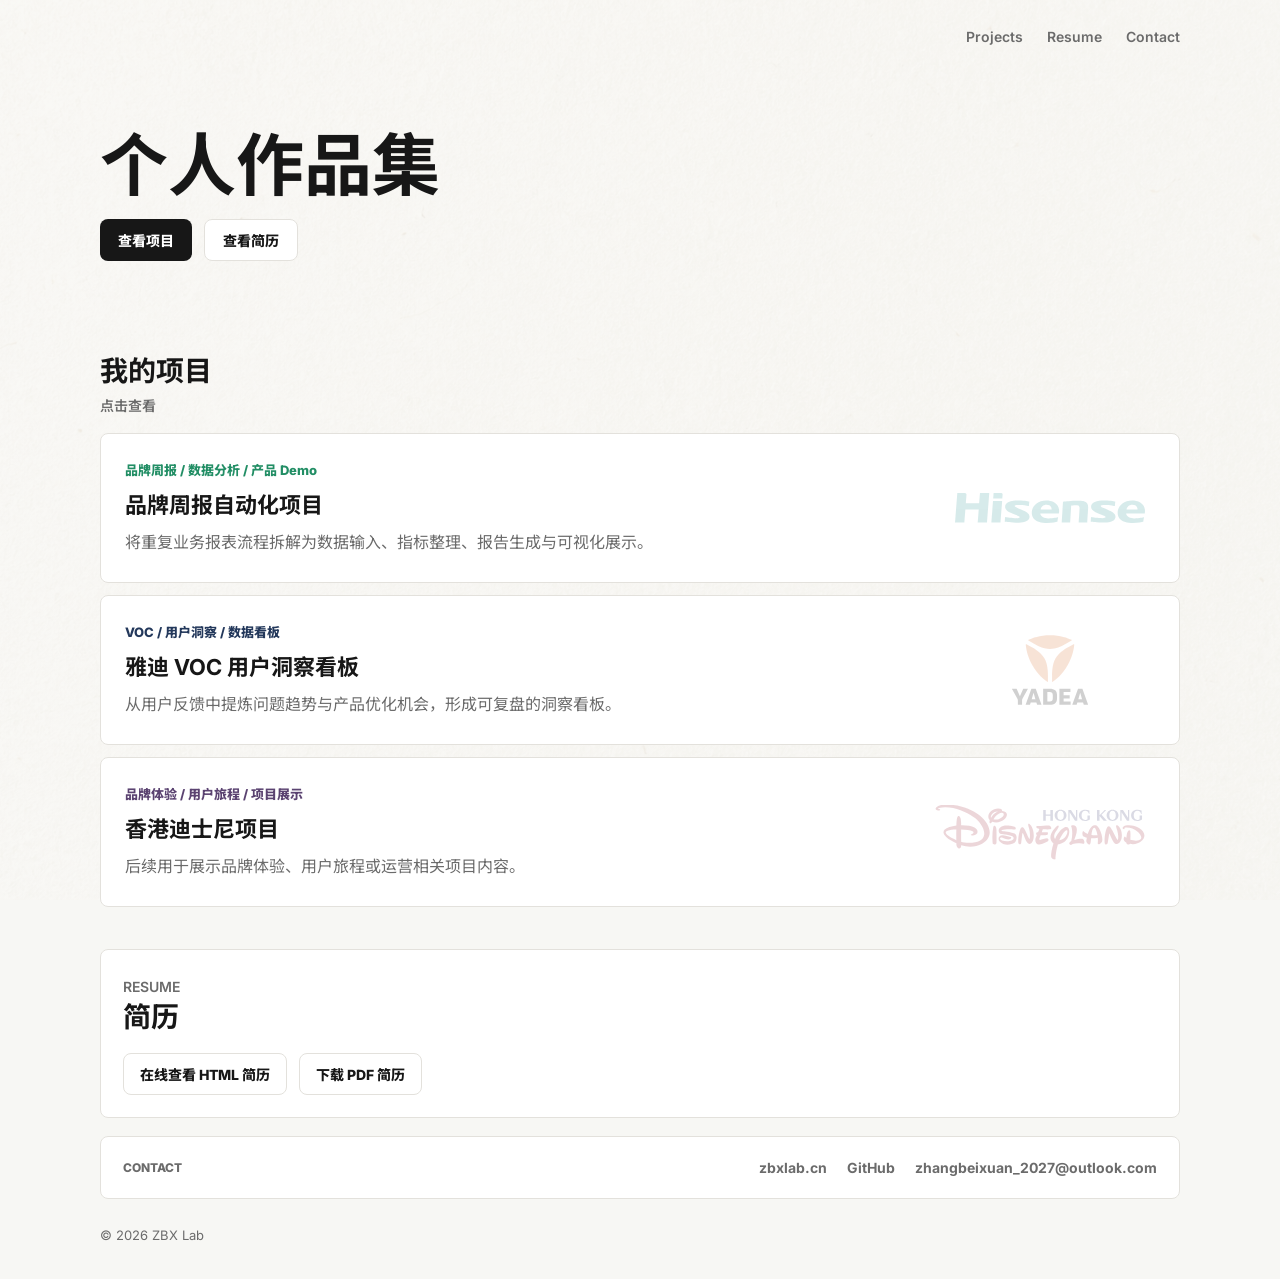
<file: index.html>
<!doctype html>
<html lang="zh-CN">
  <head>
    <meta charset="UTF-8" />
    <meta name="viewport" content="width=device-width, initial-scale=1.0" />
    <meta
      name="description"
      content="ZBX Lab 是一个展示产品设计、数据分析与 AI 工具实践的个人作品集网站。"
    />
    <title>ZBX Lab | 个人作品集</title>
    <link rel="preconnect" href="https://fonts.googleapis.com" />
    <link rel="preconnect" href="https://fonts.gstatic.com" crossorigin />
    <link
      href="https://fonts.googleapis.com/css2?family=Inter:wght@400;500;600;700;800&family=Noto+Sans+SC:wght@400;500;700;800&display=swap"
      rel="stylesheet"
    />
    <link rel="icon" href="assets/favicon.svg" type="image/svg+xml" />
    <link rel="stylesheet" href="css/styles.css" />
  </head>
  <body>
    <header class="site-header">
      <nav class="nav-links" aria-label="主导航">
        <a href="#projects">Projects</a>
        <a href="resume/index.html">Resume</a>
        <a href="#contact">Contact</a>
      </nav>
    </header>

    <main id="top">
      <section class="hero">
        <div class="hero-copy">
          <h1>个人作品集</h1>
          <div class="hero-actions">
            <a class="primary-button" href="#projects">查看项目</a>
            <a class="secondary-button" href="resume/index.html">查看简历</a>
          </div>
        </div>
      </section>

      <section class="projects" id="projects">
        <div class="section-title">
          <h2>我的项目</h2>
          <p>点击查看</p>
        </div>

        <div class="project-list">
          <a class="project-item project-hisense" href="cases/hisense.html" aria-label="查看品牌周报自动化项目">
            <img class="project-logo" src="assets/logos/hisense.svg" alt="" aria-hidden="true" />
            <div>
              <p class="project-type">品牌周报 / 数据分析 / 产品 Demo</p>
              <h3>品牌周报自动化项目</h3>
              <p>将重复业务报表流程拆解为数据输入、指标整理、报告生成与可视化展示。</p>
            </div>
          </a>

          <a class="project-item project-yadi" href="cases/yadea-voc.html" aria-label="查看雅迪 VOC 用户洞察看板">
            <img class="project-logo yadea-logo" src="assets/logos/yadea.svg" alt="" aria-hidden="true" />
            <div>
              <p class="project-type">VOC / 用户洞察 / 数据看板</p>
              <h3>雅迪 VOC 用户洞察看板</h3>
              <p>从用户反馈中提炼问题趋势与产品优化机会，形成可复盘的洞察看板。</p>
            </div>
          </a>

          <a class="project-item project-disney" href="cases/disney.html" aria-label="查看香港迪士尼项目">
            <img class="project-logo disney-logo" src="assets/logos/hong-kong-disneyland.svg" alt="" aria-hidden="true" />
            <div>
              <p class="project-type">品牌体验 / 用户旅程 / 项目展示</p>
              <h3>香港迪士尼项目</h3>
              <p>后续用于展示品牌体验、用户旅程或运营相关项目内容。</p>
            </div>
          </a>
        </div>
      </section>

      <section class="skills" aria-label="能力方向">
        <div class="section-title" id="resume">
          <p class="eyebrow">Resume</p>
          <h2>简历</h2>
        </div>
        <div class="resume-actions">
          <a href="resume/index.html">在线查看 HTML 简历</a>
          <a href="assets/resume/zhang-beixuan-resume.pdf" download>下载 PDF 简历</a>
        </div>
      </section>

      <section class="contact" id="contact">
        <p class="eyebrow">Contact</p>
        <div>
          <a href="https://www.zbxlab.cn">zbxlab.cn</a>
          <a href="https://github.com/Zbx200508/zbxlab" target="_blank" rel="noreferrer">GitHub</a>
          <a href="mailto:zhangbeixuan_2027@outlook.com">zhangbeixuan_2027@outlook.com</a>
        </div>
      </section>
    </main>

    <footer class="site-footer">
      <p>© 2026 ZBX Lab</p>
    </footer>
  </body>
</html>
</file>
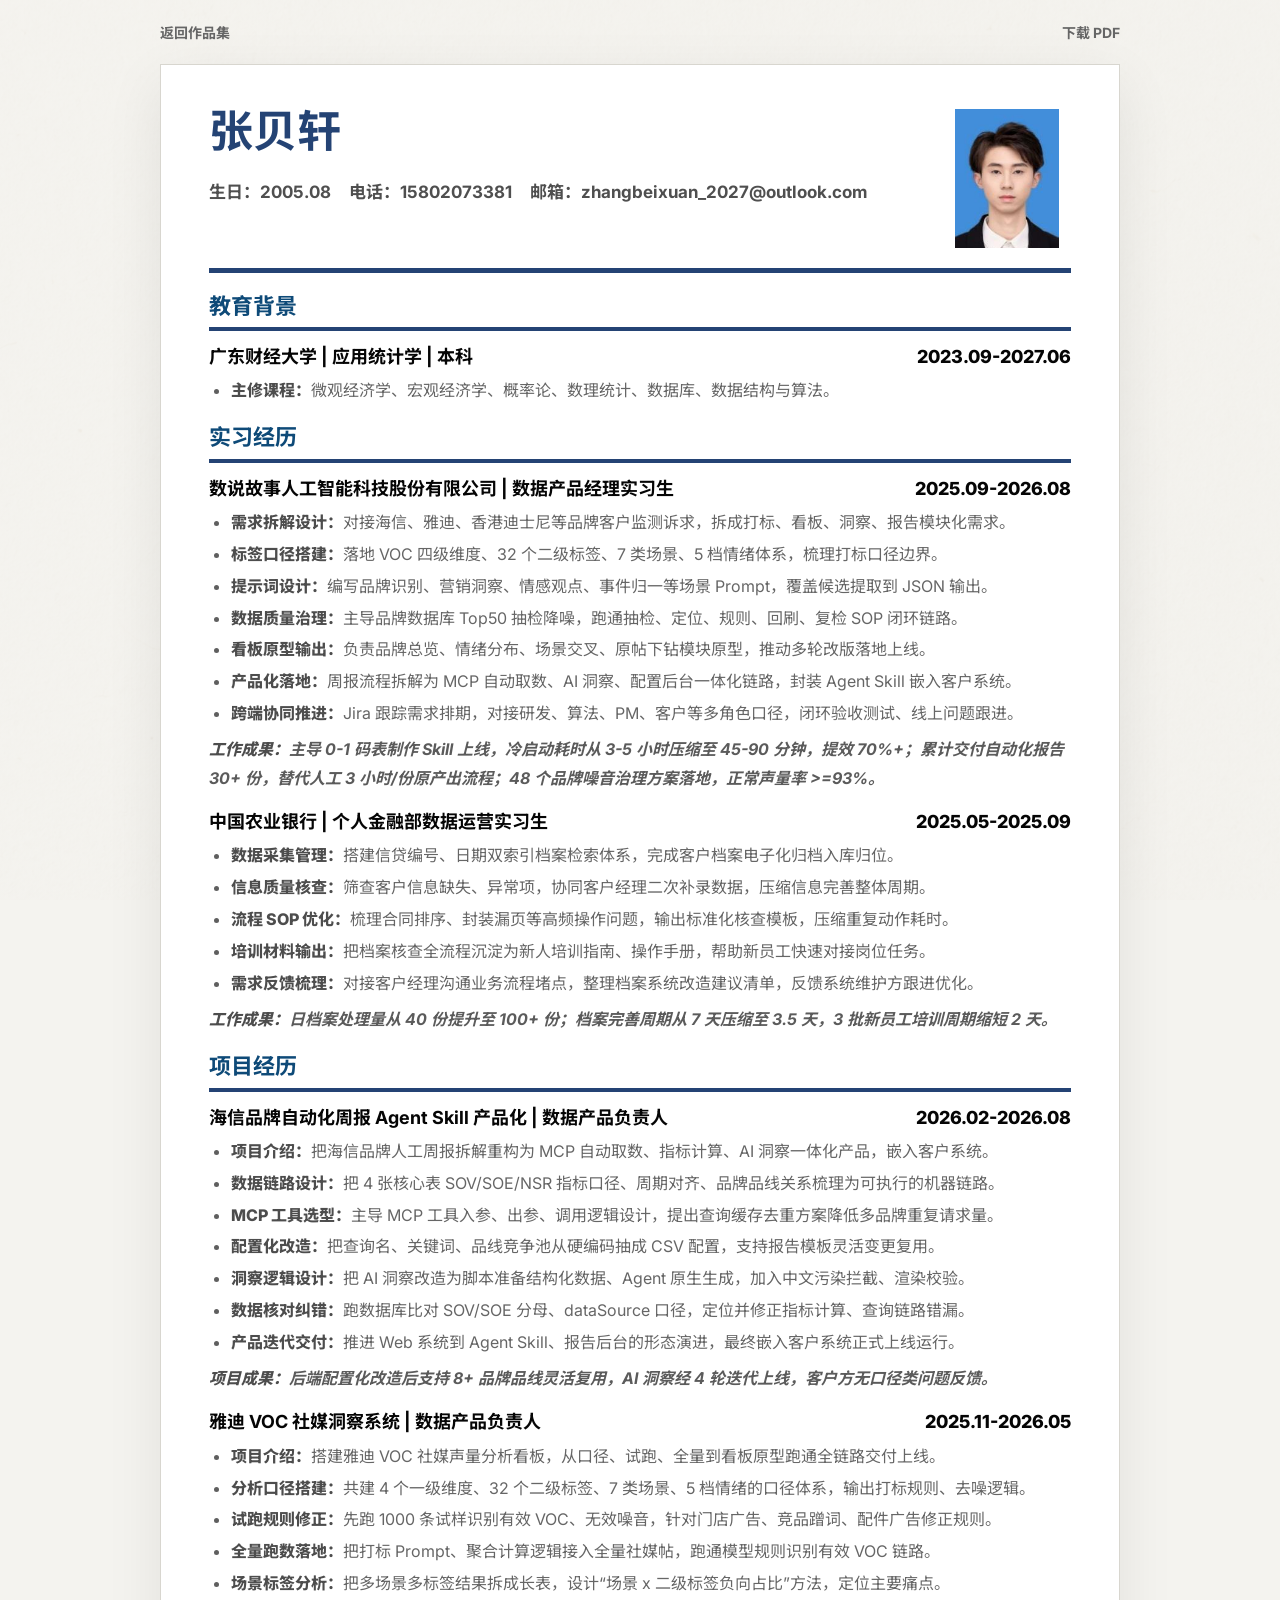
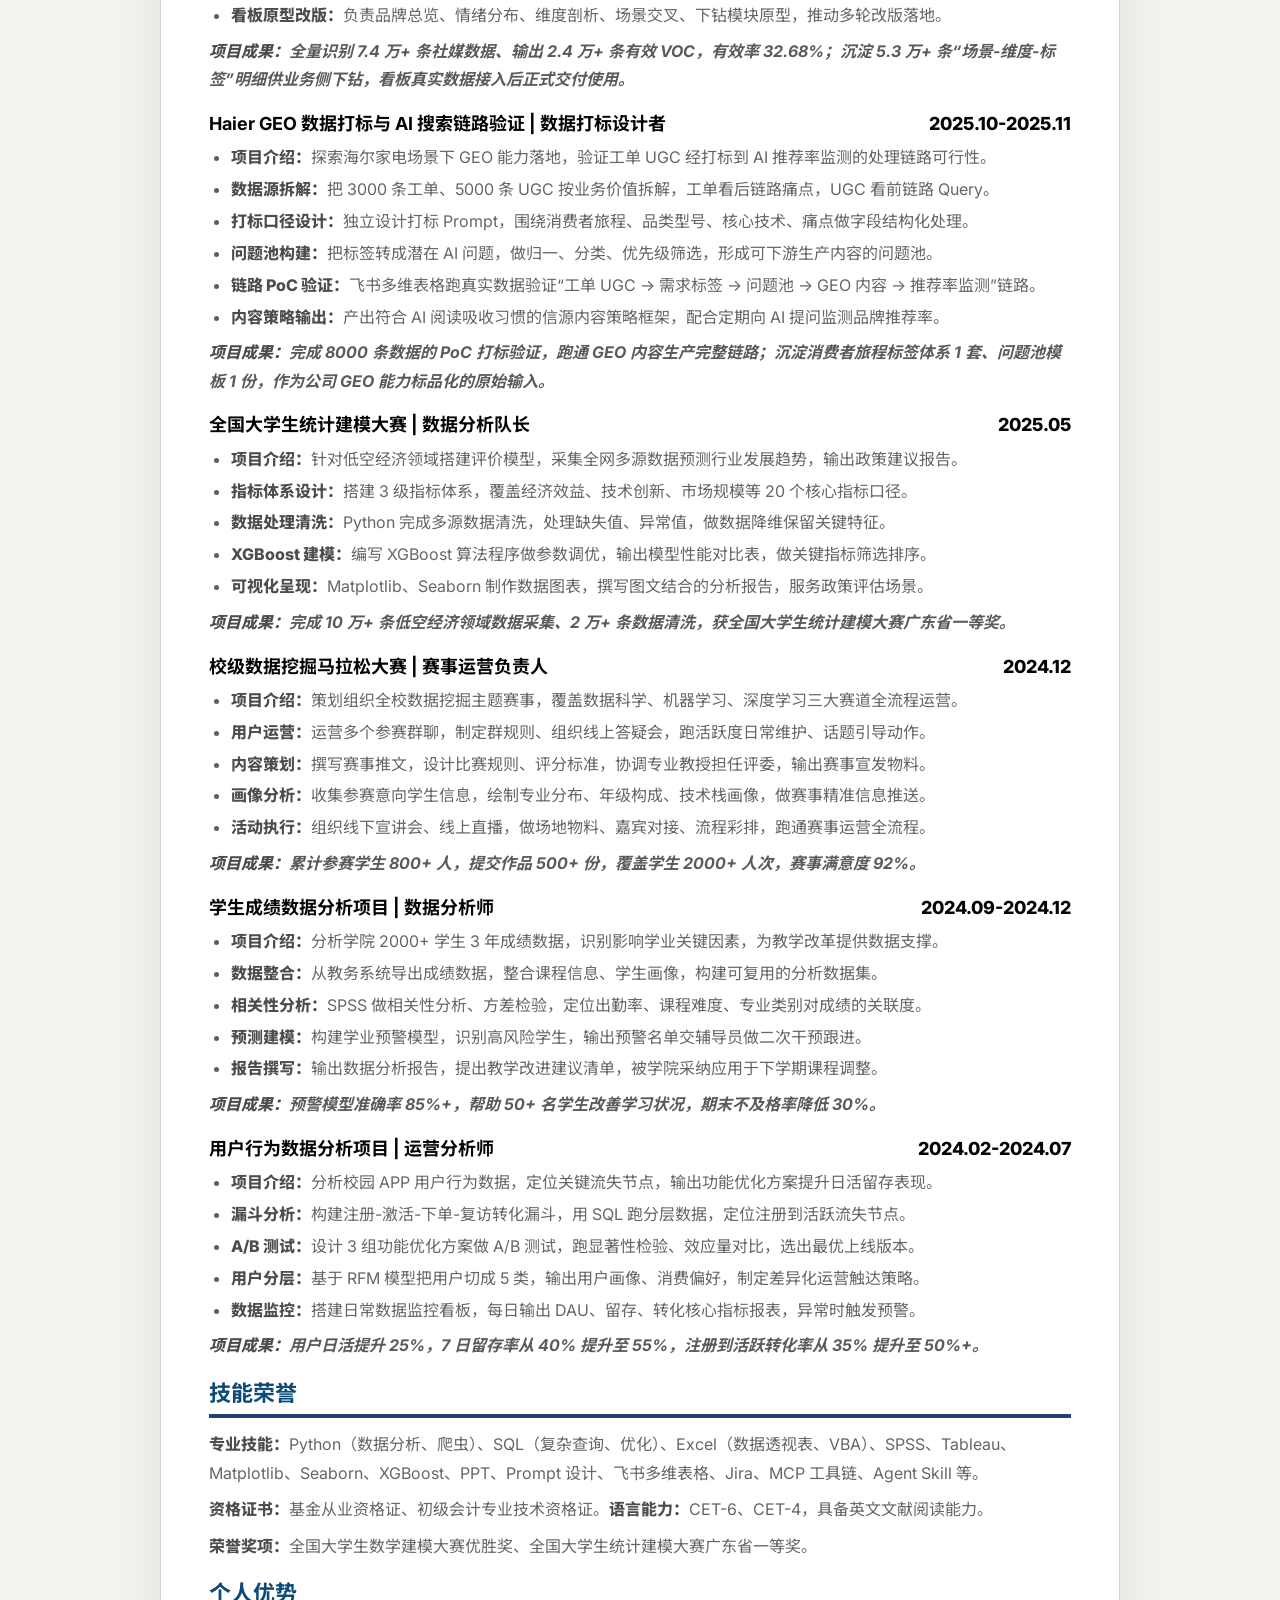
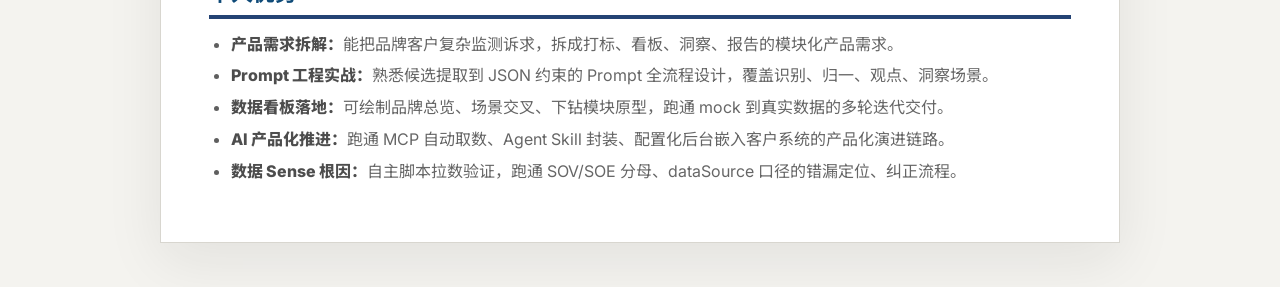
<file: resume/index.html>
<!doctype html>
<html lang="zh-CN">
  <head>
    <meta charset="UTF-8" />
    <meta name="viewport" content="width=device-width, initial-scale=1.0" />
    <meta name="description" content="张贝轩在线简历。" />
    <title>张贝轩 | 在线简历</title>
    <link rel="preconnect" href="https://fonts.googleapis.com" />
    <link rel="preconnect" href="https://fonts.gstatic.com" crossorigin />
    <link
      href="https://fonts.googleapis.com/css2?family=Inter:wght@400;500;600;700;800&family=Noto+Sans+SC:wght@400;500;700;800&display=swap"
      rel="stylesheet"
    />
    <link rel="icon" href="../assets/favicon.svg" type="image/svg+xml" />
    <link rel="stylesheet" href="../css/resume.css" />
  </head>
  <body>
    <header class="resume-toolbar">
      <a href="../index.html">返回作品集</a>
      <a href="../assets/resume/zhang-beixuan-resume.pdf" download>下载 PDF</a>
    </header>

    <main class="resume-page">
      <section class="resume-head">
        <div>
          <h1>张贝轩</h1>
          <p class="contact-line">
            <span>生日：2005.08</span>
            <span>电话：<a href="tel:15802073381">15802073381</a></span>
            <span>邮箱：<a href="mailto:zhangbeixuan_2027@outlook.com">zhangbeixuan_2027@outlook.com</a></span>
          </p>
        </div>
        <img src="../assets/resume/portrait.jpg" alt="张贝轩证件照" />
      </section>

      <section class="resume-section">
        <h2>教育背景</h2>
        <article class="resume-item">
          <div class="item-title">
            <h3>广东财经大学 | 应用统计学 | 本科</h3>
            <span>2023.09-2027.06</span>
          </div>
          <ul>
            <li><strong>主修课程：</strong>微观经济学、宏观经济学、概率论、数理统计、数据库、数据结构与算法。</li>
          </ul>
        </article>
      </section>

      <section class="resume-section">
        <h2>实习经历</h2>
        <article class="resume-item">
          <div class="item-title">
            <h3>数说故事人工智能科技股份有限公司 | 数据产品经理实习生</h3>
            <span>2025.09-2026.08</span>
          </div>
          <ul>
            <li><strong>需求拆解设计：</strong>对接海信、雅迪、香港迪士尼等品牌客户监测诉求，拆成打标、看板、洞察、报告模块化需求。</li>
            <li><strong>标签口径搭建：</strong>落地 VOC 四级维度、32 个二级标签、7 类场景、5 档情绪体系，梳理打标口径边界。</li>
            <li><strong>提示词设计：</strong>编写品牌识别、营销洞察、情感观点、事件归一等场景 Prompt，覆盖候选提取到 JSON 输出。</li>
            <li><strong>数据质量治理：</strong>主导品牌数据库 Top50 抽检降噪，跑通抽检、定位、规则、回刷、复检 SOP 闭环链路。</li>
            <li><strong>看板原型输出：</strong>负责品牌总览、情绪分布、场景交叉、原帖下钻模块原型，推动多轮改版落地上线。</li>
            <li><strong>产品化落地：</strong>周报流程拆解为 MCP 自动取数、AI 洞察、配置后台一体化链路，封装 Agent Skill 嵌入客户系统。</li>
            <li><strong>跨端协同推进：</strong>Jira 跟踪需求排期，对接研发、算法、PM、客户等多角色口径，闭环验收测试、线上问题跟进。</li>
          </ul>
          <p class="result"><strong>工作成果：</strong>主导 0-1 码表制作 Skill 上线，冷启动耗时从 3-5 小时压缩至 45-90 分钟，提效 70%+；累计交付自动化报告 30+ 份，替代人工 3 小时/份原产出流程；48 个品牌噪音治理方案落地，正常声量率 >=93%。</p>
        </article>

        <article class="resume-item">
          <div class="item-title">
            <h3>中国农业银行 | 个人金融部数据运营实习生</h3>
            <span>2025.05-2025.09</span>
          </div>
          <ul>
            <li><strong>数据采集管理：</strong>搭建信贷编号、日期双索引档案检索体系，完成客户档案电子化归档入库归位。</li>
            <li><strong>信息质量核查：</strong>筛查客户信息缺失、异常项，协同客户经理二次补录数据，压缩信息完善整体周期。</li>
            <li><strong>流程 SOP 优化：</strong>梳理合同排序、封装漏页等高频操作问题，输出标准化核查模板，压缩重复动作耗时。</li>
            <li><strong>培训材料输出：</strong>把档案核查全流程沉淀为新人培训指南、操作手册，帮助新员工快速对接岗位任务。</li>
            <li><strong>需求反馈梳理：</strong>对接客户经理沟通业务流程堵点，整理档案系统改造建议清单，反馈系统维护方跟进优化。</li>
          </ul>
          <p class="result"><strong>工作成果：</strong>日档案处理量从 40 份提升至 100+ 份；档案完善周期从 7 天压缩至 3.5 天，3 批新员工培训周期缩短 2 天。</p>
        </article>
      </section>

      <section class="resume-section">
        <h2>项目经历</h2>
        <article class="resume-item">
          <div class="item-title">
            <h3>海信品牌自动化周报 Agent Skill 产品化 | 数据产品负责人</h3>
            <span>2026.02-2026.08</span>
          </div>
          <ul>
            <li><strong>项目介绍：</strong>把海信品牌人工周报拆解重构为 MCP 自动取数、指标计算、AI 洞察一体化产品，嵌入客户系统。</li>
            <li><strong>数据链路设计：</strong>把 4 张核心表 SOV/SOE/NSR 指标口径、周期对齐、品牌品线关系梳理为可执行的机器链路。</li>
            <li><strong>MCP 工具选型：</strong>主导 MCP 工具入参、出参、调用逻辑设计，提出查询缓存去重方案降低多品牌重复请求量。</li>
            <li><strong>配置化改造：</strong>把查询名、关键词、品线竞争池从硬编码抽成 CSV 配置，支持报告模板灵活变更复用。</li>
            <li><strong>洞察逻辑设计：</strong>把 AI 洞察改造为脚本准备结构化数据、Agent 原生生成，加入中文污染拦截、渲染校验。</li>
            <li><strong>数据核对纠错：</strong>跑数据库比对 SOV/SOE 分母、dataSource 口径，定位并修正指标计算、查询链路错漏。</li>
            <li><strong>产品迭代交付：</strong>推进 Web 系统到 Agent Skill、报告后台的形态演进，最终嵌入客户系统正式上线运行。</li>
          </ul>
          <p class="result"><strong>项目成果：</strong>后端配置化改造后支持 8+ 品牌品线灵活复用，AI 洞察经 4 轮迭代上线，客户方无口径类问题反馈。</p>
        </article>

        <article class="resume-item">
          <div class="item-title">
            <h3>雅迪 VOC 社媒洞察系统 | 数据产品负责人</h3>
            <span>2025.11-2026.05</span>
          </div>
          <ul>
            <li><strong>项目介绍：</strong>搭建雅迪 VOC 社媒声量分析看板，从口径、试跑、全量到看板原型跑通全链路交付上线。</li>
            <li><strong>分析口径搭建：</strong>共建 4 个一级维度、32 个二级标签、7 类场景、5 档情绪的口径体系，输出打标规则、去噪逻辑。</li>
            <li><strong>试跑规则修正：</strong>先跑 1000 条试样识别有效 VOC、无效噪音，针对门店广告、竞品蹭词、配件广告修正规则。</li>
            <li><strong>全量跑数落地：</strong>把打标 Prompt、聚合计算逻辑接入全量社媒帖，跑通模型规则识别有效 VOC 链路。</li>
            <li><strong>场景标签分析：</strong>把多场景多标签结果拆成长表，设计“场景 x 二级标签负向占比”方法，定位主要痛点。</li>
            <li><strong>看板原型改版：</strong>负责品牌总览、情绪分布、维度剖析、场景交叉、下钻模块原型，推动多轮改版落地。</li>
          </ul>
          <p class="result"><strong>项目成果：</strong>全量识别 7.4 万+ 条社媒数据、输出 2.4 万+ 条有效 VOC，有效率 32.68%；沉淀 5.3 万+ 条“场景-维度-标签”明细供业务侧下钻，看板真实数据接入后正式交付使用。</p>
        </article>

        <article class="resume-item">
          <div class="item-title">
            <h3>Haier GEO 数据打标与 AI 搜索链路验证 | 数据打标设计者</h3>
            <span>2025.10-2025.11</span>
          </div>
          <ul>
            <li><strong>项目介绍：</strong>探索海尔家电场景下 GEO 能力落地，验证工单 UGC 经打标到 AI 推荐率监测的处理链路可行性。</li>
            <li><strong>数据源拆解：</strong>把 3000 条工单、5000 条 UGC 按业务价值拆解，工单看后链路痛点，UGC 看前链路 Query。</li>
            <li><strong>打标口径设计：</strong>独立设计打标 Prompt，围绕消费者旅程、品类型号、核心技术、痛点做字段结构化处理。</li>
            <li><strong>问题池构建：</strong>把标签转成潜在 AI 问题，做归一、分类、优先级筛选，形成可下游生产内容的问题池。</li>
            <li><strong>链路 PoC 验证：</strong>飞书多维表格跑真实数据验证“工单 UGC -> 需求标签 -> 问题池 -> GEO 内容 -> 推荐率监测”链路。</li>
            <li><strong>内容策略输出：</strong>产出符合 AI 阅读吸收习惯的信源内容策略框架，配合定期向 AI 提问监测品牌推荐率。</li>
          </ul>
          <p class="result"><strong>项目成果：</strong>完成 8000 条数据的 PoC 打标验证，跑通 GEO 内容生产完整链路；沉淀消费者旅程标签体系 1 套、问题池模板 1 份，作为公司 GEO 能力标品化的原始输入。</p>
        </article>

        <article class="resume-item">
          <div class="item-title">
            <h3>全国大学生统计建模大赛 | 数据分析队长</h3>
            <span>2025.05</span>
          </div>
          <ul>
            <li><strong>项目介绍：</strong>针对低空经济领域搭建评价模型，采集全网多源数据预测行业发展趋势，输出政策建议报告。</li>
            <li><strong>指标体系设计：</strong>搭建 3 级指标体系，覆盖经济效益、技术创新、市场规模等 20 个核心指标口径。</li>
            <li><strong>数据处理清洗：</strong>Python 完成多源数据清洗，处理缺失值、异常值，做数据降维保留关键特征。</li>
            <li><strong>XGBoost 建模：</strong>编写 XGBoost 算法程序做参数调优，输出模型性能对比表，做关键指标筛选排序。</li>
            <li><strong>可视化呈现：</strong>Matplotlib、Seaborn 制作数据图表，撰写图文结合的分析报告，服务政策评估场景。</li>
          </ul>
          <p class="result"><strong>项目成果：</strong>完成 10 万+ 条低空经济领域数据采集、2 万+ 条数据清洗，获全国大学生统计建模大赛广东省一等奖。</p>
        </article>

        <article class="resume-item">
          <div class="item-title">
            <h3>校级数据挖掘马拉松大赛 | 赛事运营负责人</h3>
            <span>2024.12</span>
          </div>
          <ul>
            <li><strong>项目介绍：</strong>策划组织全校数据挖掘主题赛事，覆盖数据科学、机器学习、深度学习三大赛道全流程运营。</li>
            <li><strong>用户运营：</strong>运营多个参赛群聊，制定群规则、组织线上答疑会，跑活跃度日常维护、话题引导动作。</li>
            <li><strong>内容策划：</strong>撰写赛事推文，设计比赛规则、评分标准，协调专业教授担任评委，输出赛事宣发物料。</li>
            <li><strong>画像分析：</strong>收集参赛意向学生信息，绘制专业分布、年级构成、技术栈画像，做赛事精准信息推送。</li>
            <li><strong>活动执行：</strong>组织线下宣讲会、线上直播，做场地物料、嘉宾对接、流程彩排，跑通赛事运营全流程。</li>
          </ul>
          <p class="result"><strong>项目成果：</strong>累计参赛学生 800+ 人，提交作品 500+ 份，覆盖学生 2000+ 人次，赛事满意度 92%。</p>
        </article>

        <article class="resume-item">
          <div class="item-title">
            <h3>学生成绩数据分析项目 | 数据分析师</h3>
            <span>2024.09-2024.12</span>
          </div>
          <ul>
            <li><strong>项目介绍：</strong>分析学院 2000+ 学生 3 年成绩数据，识别影响学业关键因素，为教学改革提供数据支撑。</li>
            <li><strong>数据整合：</strong>从教务系统导出成绩数据，整合课程信息、学生画像，构建可复用的分析数据集。</li>
            <li><strong>相关性分析：</strong>SPSS 做相关性分析、方差检验，定位出勤率、课程难度、专业类别对成绩的关联度。</li>
            <li><strong>预测建模：</strong>构建学业预警模型，识别高风险学生，输出预警名单交辅导员做二次干预跟进。</li>
            <li><strong>报告撰写：</strong>输出数据分析报告，提出教学改进建议清单，被学院采纳应用于下学期课程调整。</li>
          </ul>
          <p class="result"><strong>项目成果：</strong>预警模型准确率 85%+，帮助 50+ 名学生改善学习状况，期末不及格率降低 30%。</p>
        </article>

        <article class="resume-item">
          <div class="item-title">
            <h3>用户行为数据分析项目 | 运营分析师</h3>
            <span>2024.02-2024.07</span>
          </div>
          <ul>
            <li><strong>项目介绍：</strong>分析校园 APP 用户行为数据，定位关键流失节点，输出功能优化方案提升日活留存表现。</li>
            <li><strong>漏斗分析：</strong>构建注册-激活-下单-复访转化漏斗，用 SQL 跑分层数据，定位注册到活跃流失节点。</li>
            <li><strong>A/B 测试：</strong>设计 3 组功能优化方案做 A/B 测试，跑显著性检验、效应量对比，选出最优上线版本。</li>
            <li><strong>用户分层：</strong>基于 RFM 模型把用户切成 5 类，输出用户画像、消费偏好，制定差异化运营触达策略。</li>
            <li><strong>数据监控：</strong>搭建日常数据监控看板，每日输出 DAU、留存、转化核心指标报表，异常时触发预警。</li>
          </ul>
          <p class="result"><strong>项目成果：</strong>用户日活提升 25%，7 日留存率从 40% 提升至 55%，注册到活跃转化率从 35% 提升至 50%+。</p>
        </article>
      </section>

      <section class="resume-section">
        <h2>技能荣誉</h2>
        <p><strong>专业技能：</strong>Python（数据分析、爬虫）、SQL（复杂查询、优化）、Excel（数据透视表、VBA）、SPSS、Tableau、Matplotlib、Seaborn、XGBoost、PPT、Prompt 设计、飞书多维表格、Jira、MCP 工具链、Agent Skill 等。</p>
        <p><strong>资格证书：</strong>基金从业资格证、初级会计专业技术资格证。<strong>语言能力：</strong>CET-6、CET-4，具备英文文献阅读能力。</p>
        <p><strong>荣誉奖项：</strong>全国大学生数学建模大赛优胜奖、全国大学生统计建模大赛广东省一等奖。</p>
      </section>

      <section class="resume-section">
        <h2>个人优势</h2>
        <ul>
          <li><strong>产品需求拆解：</strong>能把品牌客户复杂监测诉求，拆成打标、看板、洞察、报告的模块化产品需求。</li>
          <li><strong>Prompt 工程实战：</strong>熟悉候选提取到 JSON 约束的 Prompt 全流程设计，覆盖识别、归一、观点、洞察场景。</li>
          <li><strong>数据看板落地：</strong>可绘制品牌总览、场景交叉、下钻模块原型，跑通 mock 到真实数据的多轮迭代交付。</li>
          <li><strong>AI 产品化推进：</strong>跑通 MCP 自动取数、Agent Skill 封装、配置化后台嵌入客户系统的产品化演进链路。</li>
          <li><strong>数据 Sense 根因：</strong>自主脚本拉数验证，跑通 SOV/SOE 分母、dataSource 口径的错漏定位、纠正流程。</li>
        </ul>
      </section>
    </main>
  </body>
</html>
</file>
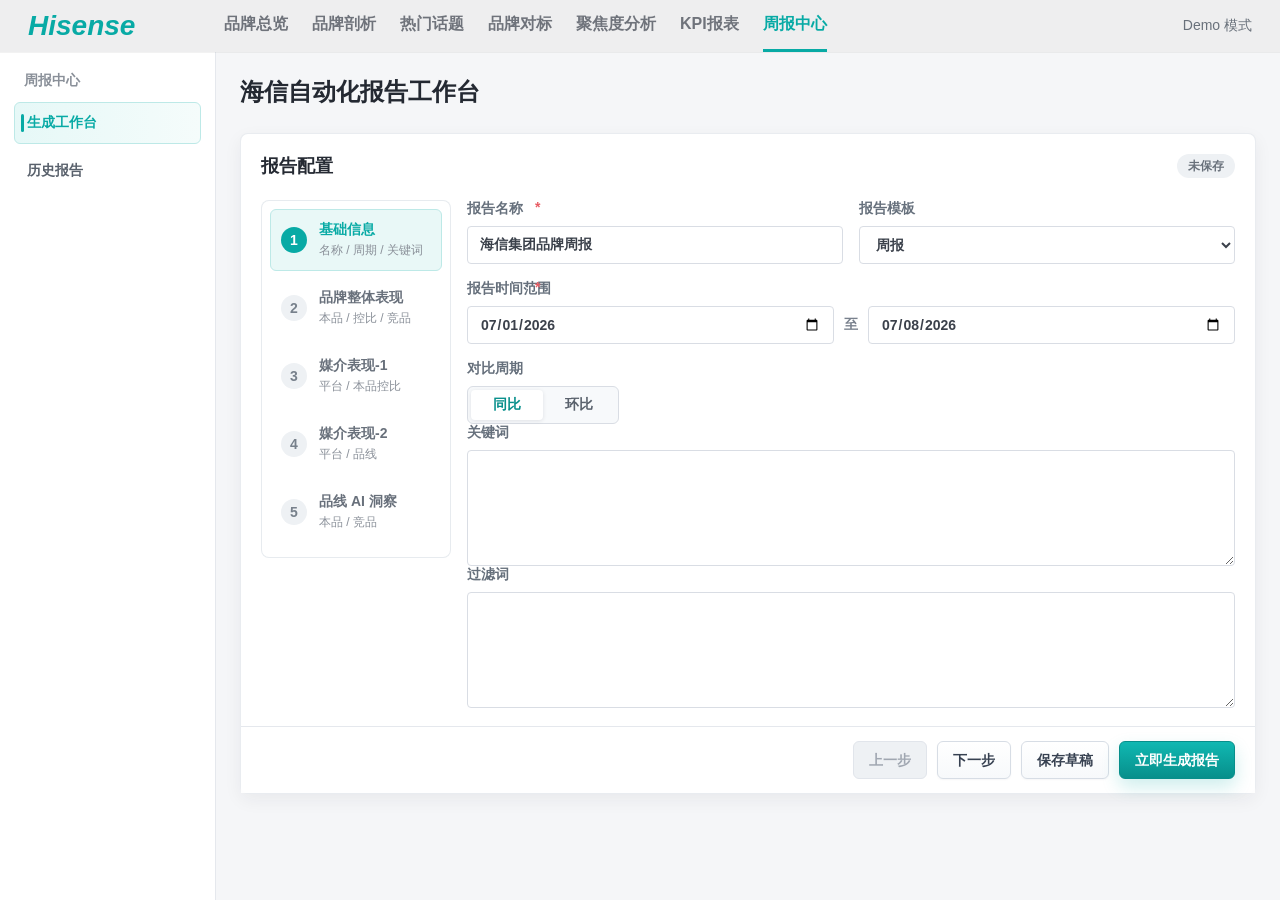
<file: demos/hisense-weekly-report/index.html>
<!doctype html>
<html lang="zh-CN">
<head>
  <meta charset="utf-8">
  <meta name="viewport" content="width=device-width, initial-scale=1">
  <meta name="robots" content="noindex, nofollow, noarchive, nosnippet">
  <title>海信自动化报告工作台 Demo</title>
  <link rel="stylesheet" href="styles.css">
</head>
<body>
  <header class="topbar">
    <div class="brand-logo">Hisense</div>
    <nav class="topnav" aria-label="产品导航">
      <span>品牌总览</span>
      <span>品牌剖析</span>
      <span>热门话题</span>
      <span>品牌对标</span>
      <span>聚焦度分析</span>
      <span>KPI报表</span>
      <span class="active">周报中心</span>
    </nav>
    <div class="account">Demo 模式</div>
  </header>

  <div class="layout">
    <aside class="sidebar">
      <p class="side-title">周报中心</p>
      <button class="side-btn active" type="button" data-page="workbench">生成工作台</button>
      <button class="side-btn" type="button" data-page="history">历史报告</button>
    </aside>

    <main class="main">
      <section id="page-workbench" class="page active">
        <div class="page-head">
          <div>
            <h1>海信自动化报告工作台</h1>
          </div>
        </div>

        <div class="workbench-grid">
          <section class="panel config-panel">
            <div class="panel-head">
              <div>
                <h2>报告配置</h2>
              </div>
              <span id="configStatus" class="status draft">未保存</span>
            </div>

            <div class="config-wizard">
              <nav class="step-nav" aria-label="报告配置步骤">
                <button class="step-btn active" type="button" data-step="0"><b>1</b><span><strong>基础信息</strong><small>名称 / 周期 / 关键词</small></span></button>
                <button class="step-btn" type="button" data-step="1"><b>2</b><span><strong>品牌整体表现</strong><small>本品 / 控比 / 竞品</small></span></button>
                <button class="step-btn" type="button" data-step="2"><b>3</b><span><strong>媒介表现-1</strong><small>平台 / 本品控比</small></span></button>
                <button class="step-btn" type="button" data-step="3"><b>4</b><span><strong>媒介表现-2</strong><small>平台 / 品线</small></span></button>
                <button class="step-btn" type="button" data-step="4"><b>5</b><span><strong>品线 AI 洞察</strong><small>本品 / 竞品</small></span></button>
              </nav>

              <div class="step-content">
                <section class="step-panel active" data-step-panel="0" data-section-title="1. 基础信息">
                  <div class="form-grid">
                    <label class="form-item required">报告名称
                      <input id="reportName" value="海信集团品牌周报" maxlength="60">
                    </label>
                    <label class="form-item">报告模板
                      <select id="reportTemplate"><option>周报</option></select>
                    </label>
                    <label class="form-item required date-range-item">报告时间范围
                      <span class="date-range">
                        <input id="startDate" type="date" value="2026-07-01" max="2026-08-27">
                        <span>至</span>
                        <input id="endDate" type="date" value="2026-07-08" max="2026-08-27">
                      </span>
                    </label>
                    <label class="form-item">对比周期
                      <div class="segmented">
                        <button class="active" type="button">同比</button>
                        <button type="button">环比</button>
                      </div>
                    </label>
                  </div>
                  <label class="form-item">关键词
                    <textarea id="includeWords" maxlength="5000"></textarea>
                  </label>
                  <label class="form-item">过滤词
                    <textarea id="excludeWords" maxlength="5000"></textarea>
                  </label>
                </section>

                <section class="step-panel" data-step-panel="1" data-section-title="2. 品牌整体表现与分平台表现">
                  <div class="form-grid">
                    <label class="form-item required">本品品牌
                      <select id="ownBrand">
                        <option>海信</option><option>容声</option><option>Vidda</option><option>东芝</option><option>ASKO</option><option>gorenje</option>
                      </select>
                    </label>
                    <label class="form-item required">品牌控比对象
                      <select id="benchmarkBrand">
                        <option>美的</option><option>华为</option><option>索尼</option><option>TCL</option><option>海尔</option><option>小米</option><option>三星</option><option>格力</option>
                      </select>
                    </label>
                  </div>
                  <div class="section-block" id="competitorBlock">
                    <div class="section-title">
                      <h3>竞品品牌</h3>
                      <span id="competitorCount">已选 3/3</span>
                    </div>
                    <div class="choice-grid" id="competitorChoices">
                      <label><input type="checkbox" checked> 美的</label>
                      <label><input type="checkbox" checked> 海尔</label>
                      <label><input type="checkbox" checked> TCL</label>
                      <label><input type="checkbox"> 华为</label>
                      <label><input type="checkbox"> 索尼</label>
                      <label><input type="checkbox"> 小米</label>
                      <label><input type="checkbox"> 三星</label>
                      <label><input type="checkbox"> 格力</label>
                    </div>
                  </div>
                </section>

                <section class="step-panel" data-step-panel="2" data-section-title="3. 各品线重点媒介表现-1">
                  <div class="section-block" id="benchmarkPlatformBlock">
                    <div class="section-title">
                      <h3>分平台展示站点</h3>
                      <span>至少选择 1 个平台</span>
                    </div>
                    <div class="choice-grid platform-grid" data-platforms="benchmark">
                      <label><input type="checkbox" data-select-all checked> 全选</label>
                      <label><input type="checkbox" checked> 小红书</label>
                      <label><input type="checkbox" checked> 抖音</label>
                      <label><input type="checkbox" checked> 微信视频号</label>
                      <label><input type="checkbox" checked> 哔哩哔哩</label>
                      <label><input type="checkbox" checked> 知乎</label>
                    </div>
                  </div>
                  <div class="section-block table-section">
                    <div class="section-title">
                      <h3>本品控比配置表</h3>
                      <button class="btn secondary compact-btn" type="button" data-add-row="benchmark">新增一行</button>
                    </div>
                    <div class="table-wrap">
                      <table>
                        <thead><tr><th>本品品牌</th><th>品牌控比对象</th><th>操作</th></tr></thead>
                        <tbody id="benchmarkRows">
                          <tr><td><select data-line-select><option>海信电视</option><option>海信冰箱</option><option>海信空调</option><option>海信洗衣机</option></select></td><td><select data-rival-select><option>TCL电视</option><option>索尼电视</option><option>小米电视</option></select></td><td><button class="link-btn" type="button" data-delete-row>删除</button></td></tr>
                          <tr><td><select data-line-select><option>海信冰箱</option><option>海信电视</option><option>海信空调</option><option>海信洗衣机</option></select></td><td><select data-rival-select><option>美的冰箱</option><option>海尔冰箱</option><option>西门子冰箱</option></select></td><td><button class="link-btn" type="button" data-delete-row>删除</button></td></tr>
                        </tbody>
                      </table>
                    </div>
                  </div>
                </section>

                <section class="step-panel" data-step-panel="3" data-section-title="4. 各品线重点媒介表现-2">
                  <div class="section-block" id="mediaPlatformBlock">
                    <div class="section-title">
                      <h3>分平台展示站点</h3>
                      <span>至少选择 1 个平台</span>
                    </div>
                    <div class="choice-grid platform-grid" data-platforms="media">
                      <label><input type="checkbox" data-select-all checked> 全选</label>
                      <label><input type="checkbox" checked> 小红书</label>
                      <label><input type="checkbox" checked> 抖音</label>
                      <label><input type="checkbox" checked> 微信视频号</label>
                      <label><input type="checkbox" checked> 哔哩哔哩</label>
                      <label><input type="checkbox" checked> 知乎</label>
                    </div>
                  </div>
                  <div class="section-block table-section">
                    <div class="section-title">
                      <h3>品线配置表</h3>
                      <button class="btn secondary compact-btn" type="button" data-add-row="media">新增一行</button>
                    </div>
                    <div class="table-wrap">
                      <table>
                        <thead><tr><th>序号</th><th>品线</th><th>操作</th></tr></thead>
                        <tbody id="mediaRows">
                          <tr><td>1</td><td><select data-line-select><option>海信电视</option><option>海信激光电视</option><option>Vidda</option><option>东芝电视</option><option>海信冰箱</option></select></td><td><button class="link-btn" type="button" data-delete-row>删除</button></td></tr>
                          <tr><td>2</td><td><select data-line-select><option>海信激光电视</option><option>海信电视</option><option>Vidda</option><option>东芝电视</option><option>海信冰箱</option></select></td><td><button class="link-btn" type="button" data-delete-row>删除</button></td></tr>
                        </tbody>
                      </table>
                    </div>
                  </div>
                </section>

                <section class="step-panel" data-step-panel="4" data-section-title="5. 品线 AI 洞察">
                  <div class="section-block table-section">
                    <div class="section-title">
                      <h3>品线 AI 洞察配置</h3>
                      <button class="btn secondary compact-btn" type="button" data-add-row="insight">新增一行</button>
                    </div>
                    <div class="table-wrap">
                      <table>
                        <thead><tr><th>序号</th><th>本品品牌</th><th>竞品品牌</th><th>操作</th></tr></thead>
                        <tbody id="insightRows">
                          <tr><td>1</td><td><select data-line-select><option>海信电视</option><option>海信冰箱</option><option>海信空调</option><option>海信洗衣机</option></select></td><td><select data-rival-select><option>TCL电视 / 小米电视 / 创维电视</option><option>美的冰箱 / 海尔冰箱 / 西门子冰箱</option></select></td><td><button class="link-btn" type="button" data-delete-row>删除</button></td></tr>
                          <tr><td>2</td><td><select data-line-select><option>海信冰箱</option><option>海信电视</option><option>海信空调</option><option>海信洗衣机</option></select></td><td><select data-rival-select><option>美的冰箱 / 海尔冰箱 / 西门子冰箱</option><option>TCL电视 / 小米电视 / 创维电视</option></select></td><td><button class="link-btn" type="button" data-delete-row>删除</button></td></tr>
                        </tbody>
                      </table>
                    </div>
                  </div>
                  <article class="preview-card">
                    <div>
                      <strong>报告表头预览</strong>
                      <span class="sub">海信周报（2026年7.1-7.8） · 品牌整体表现 / 分平台表现 / 品线洞察</span>
                    </div>
                    <button class="btn secondary" type="button" data-open-preview="template">预览模板</button>
                  </article>
                </section>
              </div>
            </div>

            <div class="bottom-actions">
              <button id="prevStep" class="btn secondary" type="button">上一步</button>
              <button id="nextStep" class="btn secondary" type="button">下一步</button>
              <button id="saveDraft" class="btn secondary" type="button">保存草稿</button>
              <button id="runReport" class="btn primary" type="button">立即生成报告</button>
            </div>
          </section>
        </div>
      </section>

      <section id="page-history" class="page">
        <div class="page-head">
          <div>
            <p class="eyebrow">History</p>
            <h1>历史报告</h1>
            <p>接近正式交付版的历史报告展览页，展示状态流转、模板预览、复制配置和失败重试。</p>
          </div>
          <button class="btn primary" type="button" data-page-shortcut="workbench">新建报告</button>
        </div>

        <section class="panel filters">
          <h2>筛选条件</h2>
          <div class="form-grid">
            <label class="form-item">报告周期<select><option>近 3 个月</option><option>近 6 个月</option></select></label>
            <label class="form-item">报告模板<select><option>全部</option><option>周报</option></select></label>
            <label class="form-item">生成状态<select><option>全部</option><option>待提交</option><option>生成中</option><option>已生成</option><option>生成失败</option></select></label>
            <label class="form-item">报告名称<input placeholder="搜索报告名称"></label>
          </div>
        </section>

        <section class="panel">
          <div class="panel-head">
            <div>
              <h2>报告列表</h2>
              <p>历史报告保留当期配置快照，复制配置或重新生成时使用快照。</p>
            </div>
          </div>
          <div class="table-wrap">
            <table class="history-table">
              <thead><tr><th>报告ID</th><th>报告名称</th><th>报告周期</th><th>模板</th><th>报告模板预览</th><th>生成状态</th><th>生成时间</th><th>操作</th></tr></thead>
              <tbody id="historyRows">
                <tr class="hidden" id="draftRow"><td>RPT-20260630-001</td><td>海信集团品牌周报草稿</td><td>2026-06-27 至 2026-07-03</td><td>周报</td><td><button class="link-btn" data-open-preview="template">预览模板</button></td><td><span class="status draft">待提交</span></td><td>刚刚</td><td><button class="link-btn" data-edit-draft>编辑报告</button></td></tr>
                <tr class="hidden" id="runningRow"><td>RPT-20260630-002</td><td>海信集团品牌周报</td><td>2026-06-27 至 2026-07-03</td><td>周报</td><td><button class="link-btn" data-open-preview="template">预览模板</button></td><td><span class="status running">生成中</span></td><td>刚刚</td><td>--</td></tr>
                <tr><td>RPT-20250515-001</td><td>海信集团品牌周报</td><td>2026-05-07 至 2026-05-14</td><td>周报</td><td><button class="link-btn" data-open-preview="template">预览模板</button></td><td><span class="status done">● 已生成</span></td><td>2026-05-15 10:18</td><td><button class="link-btn" data-open-preview="final">查看报告</button><button class="link-btn" data-copy-config>复制配置</button></td></tr>
                <tr><td>RPT-20260620-001</td><td>冰洗专题周报</td><td>2026-06-13 至 2026-06-19</td><td>周报</td><td><button class="link-btn" data-open-preview="template">预览模板</button></td><td><span class="status done">● 已生成</span></td><td>2026-06-20 10:04</td><td><button class="link-btn" data-open-preview="final">查看报告</button><button class="link-btn" data-copy-config>复制配置</button></td></tr>
                <tr><td>RPT-20260613-001</td><td>电视专题周报</td><td>2026-06-06 至 2026-06-12</td><td>周报</td><td><button class="link-btn" data-open-preview="template">预览模板</button></td><td><span class="status failed">生成失败 <span class="fail-info" title="失败原因：服务异常，请稍后重新生成。">!</span></span></td><td>2026-06-13 10:08</td><td><button class="link-btn" data-regenerate>重新生成</button><button class="link-btn" data-copy-config>复制配置</button></td></tr>
              </tbody>
            </table>
          </div>
        </section>
      </section>

    </main>
  </div>

  <div id="modal" class="modal" aria-hidden="true">
    <div class="modal-card">
      <div class="modal-head">
        <div>
          <h2 id="modalTitle">查看报告</h2>
          <p id="modalSub">展示已生成报告内容，可作为作品集最终产物截图。</p>
        </div>
        <button class="icon-btn" type="button" id="closeModal">×</button>
      </div>
      <div class="report-preview">
        <h1>海信周报（2026年7.1-7.8）</h1>
        <p class="report-period">数据周期：2026.07.01-2026.07.08</p>
        <h2>1.1 品牌整体表现</h2>
        <table class="report-table"><thead><tr><th>品牌</th><th>SOV</th><th>同比</th><th>控比竞品</th><th>SOE</th><th>同比</th><th>控比竞品</th><th>NSR</th><th>同比</th></tr></thead><tbody><tr><td>海信</td><td>23.03%</td><td>-5.45%</td><td>-</td><td>35.62%</td><td>18.18%</td><td>-</td><td>94.60%</td><td>6.56%</td></tr><tr><td>美的</td><td>34.29%</td><td>4.31%</td><td>67%</td><td>29.50%</td><td>-5.69%</td><td>121%</td><td>85.70%</td><td>8.83%</td></tr><tr><td>海尔</td><td>34.38%</td><td>2.22%</td><td>67%</td><td>28.55%</td><td>-10.85%</td><td>125%</td><td>90.89%</td><td>11.24%</td></tr><tr><td>TCL</td><td>8.30%</td><td>-1.08%</td><td>277%</td><td>6.33%</td><td>-1.64%</td><td>563%</td><td>90.40%</td><td>-0.01%</td></tr></tbody></table>
        <h2>1.2 品牌整体分平台表现</h2>
        <table class="report-table"><thead><tr><th>平台</th><th>SOV</th><th>同比</th><th>控比MD</th><th>SOE</th><th>同比</th><th>控比MD</th><th>NSR</th><th>同比</th></tr></thead><tbody><tr><td>抖音</td><td>21.05%</td><td>-5.37%</td><td>55%</td><td>35.72%</td><td>20.03%</td><td>121%</td><td>96.43%</td><td>14.66%</td></tr><tr><td>小红书</td><td>29.10%</td><td>4.83%</td><td>112%</td><td>42.78%</td><td>16.36%</td><td>111%</td><td>95.26%</td><td>15.00%</td></tr><tr><td>视频号</td><td>36.65%</td><td>18.88%</td><td>167%</td><td>148410<br><span class="sub">爱心赞</span></td><td>231790.62%</td><td>277%<br><span class="sub">爱心赞</span></td><td>100.00%</td><td>0.00%</td></tr><tr><td>B站</td><td>17.95%</td><td>-1.79%</td><td>53%</td><td>32.26%</td><td>1.40%</td><td>93%</td><td>98.76%</td><td>4.82%</td></tr><tr><td>知乎</td><td>33.20%</td><td>7.78%</td><td>135%</td><td>30.36%</td><td>-7.65%</td><td>101%</td><td>97.88%</td><td>12.16%</td></tr></tbody></table>
        <h2>本期重点洞察</h2>
        <section class="insight-box"><p><strong>【海信本期动态】</strong>本期海信整体声量占比（SOV）为23.03%，同比下滑5.45个点，下滑主要来自抖音平台；互动量占比（SOE）为35.62%，同比提升18.18个点，互动承接主要由视频号带动。SOE明显高于SOV，说明本期海信虽声量份额承压，但内容触达后的互动转化表现更强。全网NSR为94.60%，同比提升6.56个点，小红书与抖音NSR改善较突出，整体NSR表现优于声量走势。</p><p><strong>【竞品数据对标】</strong>本期海尔以34.38%的声量占比位列第一，美的为34.29%，海信为23.03%，在四个对象中排名第三；海信同比下滑5.45个点，主要受抖音回落影响。NSR表现上，海信全网NSR为94.60%，在四个对象中排名第一，同比提升6.56个点。</p><p><strong>【竞品动态速递】</strong>美的围绕欧洲高温、中国空调出海和空调热销形成集中传播；海尔聚焦智慧家庭、家电焕新和观赛场景；TCL围绕空调、体育合作、冰箱保鲜和洗衣机卖点延展多品类触点。</p></section>
        <h2>各品线重点媒介表现-1</h2>
        <table class="report-table"><thead><tr><th>品线</th><th>媒介平台</th><th>用户互动SOE/视频号爱心赞</th><th>同比/视频号环比</th><th>控比</th><th>NSR实际</th><th>同比变化</th></tr></thead><tbody><tr><td rowspan="5" class="line-cell">海信电视<br>控比竞品<br>TCL电视</td><td>小红书</td><td>46.39%</td><td>-8.55%</td><td>267%</td><td>97.83%</td><td>8.86%</td></tr><tr><td>抖音</td><td>45.17%</td><td>17.12%</td><td>307%</td><td>98.20%</td><td>20.88%</td></tr><tr><td>视频号</td><td>26022</td><td>36.91%</td><td>329%</td><td>100.00%</td><td>0.00%</td></tr><tr><td>B站</td><td>50.18%</td><td>8.87%</td><td>358%</td><td>98.62%</td><td>2.43%</td></tr><tr><td>知乎</td><td>35.45%</td><td>10.02%</td><td>118%</td><td>98.68%</td><td>8.94%</td></tr><tr><td rowspan="5" class="line-cell">海信冰箱<br>控比竞品<br>美的冰箱</td><td>小红书</td><td>16.17%</td><td>11.97%</td><td>127%</td><td>96.75%</td><td>15.67%</td></tr><tr><td>抖音</td><td>6.51%</td><td>4.20%</td><td>22%</td><td>98.11%</td><td>49.98%</td></tr><tr><td>视频号</td><td>11953</td><td>-22.10%</td><td>992%</td><td>100.00%</td><td>0.00%</td></tr><tr><td>B站</td><td>7.76%</td><td>6.24%</td><td>40%</td><td>99.47%</td><td>2.98%</td></tr><tr><td>知乎</td><td>24.13%</td><td>9.84%</td><td>259%</td><td>100.00%</td><td>0.00%</td></tr></tbody></table>
        <h2>各品线重点媒介表现-2</h2>
        <table class="report-table"><thead><tr><th>品线</th><th>媒介平台</th><th>SOE</th><th>SOE同比</th><th>NSR实际</th><th>同比变化</th></tr></thead><tbody><tr><td rowspan="5" class="line-cell">海信电视</td><td>小红书</td><td>46.39%</td><td>-8.55%</td><td>97.83%</td><td>8.86%</td></tr><tr><td>抖音</td><td>45.17%</td><td>17.12%</td><td>98.20%</td><td>20.88%</td></tr><tr><td>视频号</td><td>26022</td><td>36.91%</td><td>100.00%</td><td>0.00%</td></tr><tr><td>B站</td><td>50.18%</td><td>8.87%</td><td>98.62%</td><td>2.43%</td></tr><tr><td>知乎</td><td>35.45%</td><td>10.02%</td><td>98.68%</td><td>8.94%</td></tr><tr><td rowspan="5" class="line-cell">海信激光电视</td><td>小红书</td><td>68.84%</td><td>43.57%</td><td>98.94%</td><td>2.91%</td></tr><tr><td>抖音</td><td>90.03%</td><td>70.52%</td><td>99.72%</td><td>6.28%</td></tr><tr><td>视频号</td><td>803</td><td>-50.19%</td><td>100.00%</td><td>0.00%</td></tr><tr><td>B站</td><td>39.79%</td><td>36.00%</td><td>100.00%</td><td>0.00%</td></tr><tr><td>知乎</td><td>25.00%</td><td>-55.00%</td><td>100.00%</td><td>0.00%</td></tr></tbody></table>
        <h2>海信电视 AI洞察</h2>
        <section class="insight-box"><p><strong>【海信电视本期动态】</strong>本期海信电视整体声量占比（SOV）为42.54%，同比下滑4.24个点；互动量占比（SOE）为46.44%，同比提升14.14个点，提升主要来自视频号。SOE高于SOV，说明海信电视虽然声量份额有所回落，但互动承接强于声量表现。</p><p><strong>【竞品数据对标】</strong>本期海信电视声量占比为42.54%，在四个电视对象中保持第一，领先TCL电视、创维电视和小米电视。竞品中TCL电视SOV同比提升4.45个点，是声量增长最明显的对象。</p></section>
        <h2>海信冰箱 AI洞察</h2>
        <section class="insight-box"><p><strong>【海信冰箱本期动态】</strong>本期海信冰箱整体声量占比（SOV）为12.53%，同比提升3.70个点，增长主要来自抖音；互动量占比（SOE）为7.54%，同比提升4.98个点，互动改善主要由视频号承接。</p><p><strong>【竞品数据对标】</strong>本期海尔冰箱以29.64%的声量占比领先，美的冰箱为20.51%，海信冰箱为12.53%，排名第三。海信冰箱NSR为95.75%，排名第一，但需要补齐与海尔、美的之间的声量差距。</p></section>
      </div>
    </div>
  </div>

  <div id="toast" class="toast" role="status" aria-live="polite"><strong></strong><span></span></div>
  <script src="app.js"></script>
</body>
</html>
</file>
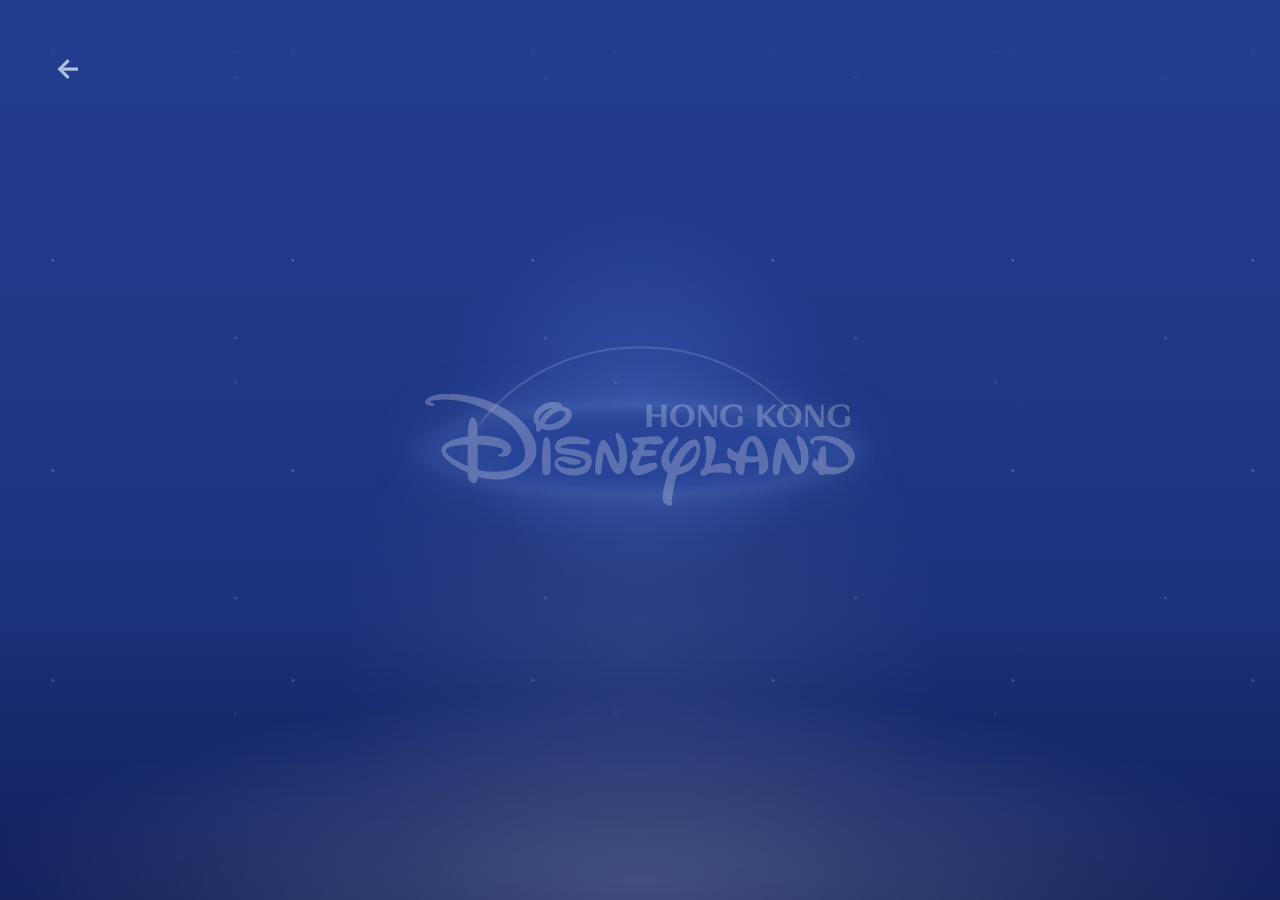
<file: cases/disney.html>
<!doctype html>
<html lang="zh-CN">
  <head>
    <meta charset="UTF-8" />
    <meta name="viewport" content="width=device-width, initial-scale=1.0" />
    <meta name="robots" content="noindex, nofollow, noarchive, nosnippet" />
    <meta name="description" content="香港迪士尼项目展示整理页。" />
    <title>香港迪士尼项目 | ZBX Lab</title>
    <link rel="preconnect" href="https://fonts.googleapis.com" />
    <link rel="preconnect" href="https://fonts.gstatic.com" crossorigin />
    <link
      href="https://fonts.googleapis.com/css2?family=Inter:wght@400;500;600;700;800&family=Noto+Sans+SC:wght@400;500;700;800&display=swap"
      rel="stylesheet"
    />
    <link rel="icon" href="../assets/favicon.svg" type="image/svg+xml" />
    <link rel="stylesheet" href="../css/case-placeholder.css" />
  </head>
  <body class="case-disney">
    <main class="disney-stage" aria-label="香港迪士尼项目背景展示">
      <a class="disney-back" href="../index.html" aria-label="返回作品集">←</a>

      <div class="disney-sky" aria-hidden="true">
        <span class="sparkle sparkle-one"></span>
        <span class="sparkle sparkle-two"></span>
        <span class="sparkle sparkle-three"></span>
        <span class="sparkle sparkle-four"></span>
      </div>

      <div class="disney-logo-scene" aria-hidden="true">
        <span class="disney-logo-mask"></span>
        <img class="disney-logo-mark" src="../assets/logos/hong-kong-disneyland.svg" alt="" />
      </div>

      <svg class="disney-magic-arc" viewBox="0 0 620 260" aria-hidden="true">
        <path
          class="magic-arc"
          d="M92 205C168 18 454 18 528 205"
          pathLength="1"
          fill="none"
          stroke="currentColor"
          stroke-linecap="round"
          stroke-width="2.6"
        />
        <circle class="magic-comet" cx="92" cy="205" r="4.5" fill="currentColor" />
      </svg>
    </main>

    <script>
      const stage = document.querySelector(".disney-stage");

      function replayFirework() {
        stage.classList.remove("is-replaying");
        void stage.offsetWidth;
        stage.classList.add("is-replaying");
      }

      window.addEventListener("load", replayFirework);
    </script>
  </body>
</html>
</file>
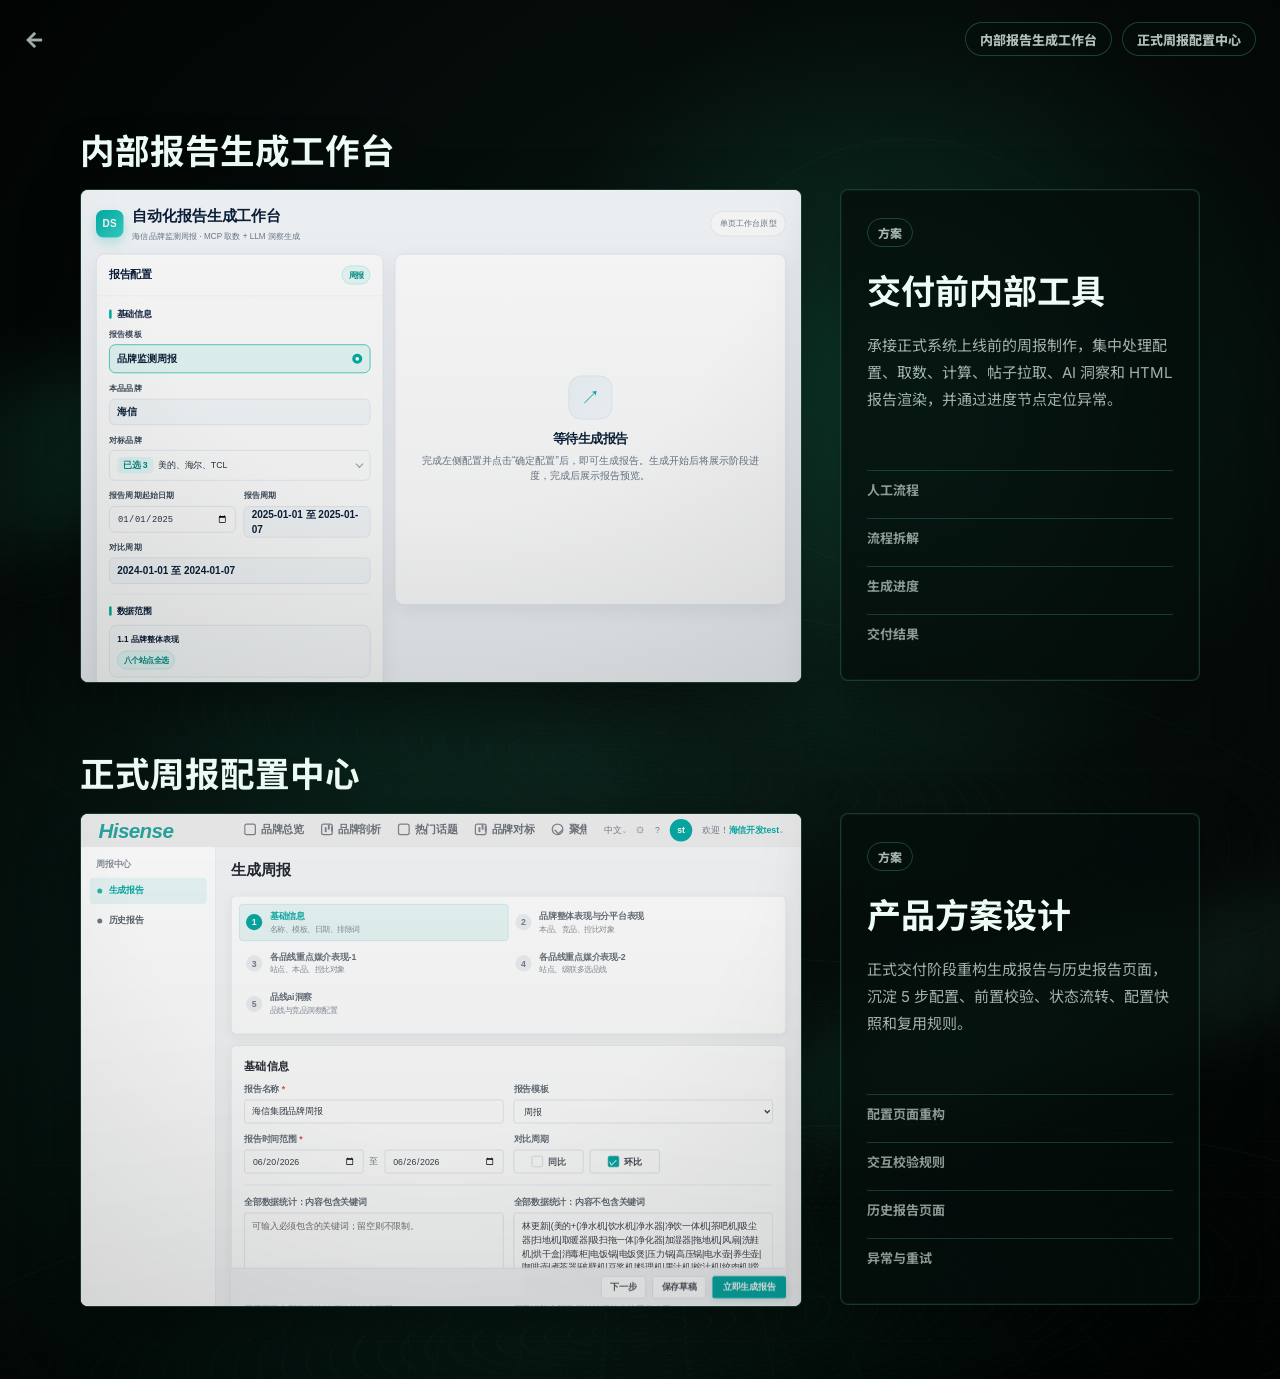
<file: cases/hisense.html>
<!doctype html>
<html lang="zh-CN">
  <head>
    <meta charset="UTF-8" />
    <meta name="viewport" content="width=device-width, initial-scale=1.0" />
    <meta name="robots" content="noindex, nofollow, noarchive, nosnippet" />
    <meta name="description" content="品牌周报自动化项目展示页。" />
    <title>品牌周报自动化项目 | ZBX Lab</title>
    <link rel="preconnect" href="https://fonts.googleapis.com" />
    <link rel="preconnect" href="https://fonts.gstatic.com" crossorigin />
    <link
      href="https://fonts.googleapis.com/css2?family=Inter:wght@400;500;600;700;800&family=Noto+Sans+SC:wght@400;500;700;800&display=swap"
      rel="stylesheet"
    />
    <link rel="icon" href="../assets/favicon.svg" type="image/svg+xml" />
    <link rel="stylesheet" href="../css/hisense.css?v=20260831-bg-light-1" />
  </head>
  <body>
    <header class="case-header">
      <a class="back-arrow" href="../index.html" aria-label="返回作品集">←</a>
      <nav class="case-jump-nav" aria-label="原型快速定位">
        <button type="button" data-scroll-target="self-built">内部报告生成工作台</button>
        <button type="button" data-scroll-target="formal-center">正式周报配置中心</button>
      </nav>
    </header>

    <main class="gallery-stage">
      <div class="deep-mask"></div>
      <div class="grid-field"></div>
      <div class="green-beam beam-one"></div>
      <div class="green-beam beam-two"></div>
      <div class="wave-field wave-one"></div>
      <div class="wave-field wave-two"></div>
      <div class="glass-orbit orbit-one"></div>
      <div class="glass-orbit orbit-two"></div>
      <div class="noise-layer"></div>

      <section class="exhibit" aria-labelledby="case-title">
        <h1 id="case-title" class="sr-only">品牌周报自动化项目</h1>

        <article id="self-built" class="case-row" aria-labelledby="phase-one-title">
          <div class="prototype-column">
            <h2 id="phase-one-title" class="prototype-title">内部报告生成工作台</h2>
            <article class="gallery-piece prototype-piece">
              <a class="piece-link" href="../demos/hisense-self-built-prototype.html" aria-label="打开交付前内部工具原型"></a>
              <div class="prototype-viewport" aria-hidden="true">
                <iframe
                  src="../demos/hisense-self-built-prototype.html"
                  title="交付前内部工具原型缩略图"
                  scrolling="no"
                  tabindex="-1"
                  onload="this.contentDocument.documentElement.style.overflow='hidden';this.contentDocument.body.style.overflow='hidden';"
                ></iframe>
              </div>
            </article>
          </div>
          <aside class="gallery-side" aria-label="交付前内部工具方案">
            <article class="gallery-piece prd-piece">
              <a class="piece-link" href="../prd/hisense-internal-workbench.html" aria-label="打开交付前内部工具方案"></a>
              <span class="placeholder-label">方案</span>
              <h2>交付前内部工具</h2>
              <p>承接正式系统上线前的周报制作，集中处理配置、取数、计算、帖子拉取、AI 洞察和 HTML 报告渲染，并通过进度节点定位异常。</p>
              <div class="prd-outline" aria-hidden="true">
                <span>人工流程</span>
                <span>流程拆解</span>
                <span>生成进度</span>
                <span>交付结果</span>
              </div>
            </article>
          </aside>
        </article>

        <article id="formal-center" class="case-row" aria-labelledby="phase-two-title">
          <div class="prototype-column">
            <h2 id="phase-two-title" class="prototype-title">正式周报配置中心</h2>
            <article class="gallery-piece prototype-piece">
              <a class="piece-link" href="../demos/hisense-weekly-config.html" aria-label="打开正式周报配置中心原型"></a>
              <div class="prototype-viewport" aria-hidden="true">
                <iframe
                  src="../demos/hisense-weekly-config.html"
                  title="正式周报配置中心原型缩略图"
                  scrolling="no"
                  tabindex="-1"
                  onload="this.contentDocument.documentElement.style.overflow='hidden';this.contentDocument.body.style.overflow='hidden';"
                ></iframe>
              </div>
            </article>
          </div>
          <aside class="gallery-side" aria-label="正式周报配置中心产品方案">
            <article class="gallery-piece prd-piece">
              <a class="piece-link" href="../prd/hisense-formal-weekly-center-prd.html" aria-label="打开正式周报配置中心产品方案"></a>
              <span class="placeholder-label">方案</span>
              <h2>产品方案设计</h2>
              <p>正式交付阶段重构生成报告与历史报告页面，沉淀 5 步配置、前置校验、状态流转、配置快照和复用规则。</p>
              <div class="prd-outline" aria-hidden="true">
                <span>配置页面重构</span>
                <span>交互校验规则</span>
                <span>历史报告页面</span>
                <span>异常与重试</span>
              </div>
            </article>
          </aside>
        </article>
      </section>
    </main>
    <script>
      document.querySelectorAll("[data-scroll-target]").forEach((button) => {
        button.addEventListener("click", () => {
          const target = document.getElementById(button.dataset.scrollTarget);
          if (!target) return;
          const top = target.getBoundingClientRect().top + window.scrollY - 72;
          window.scrollTo({ top, behavior: "smooth" });
        });
      });
    </script>
  </body>
</html>
</file>
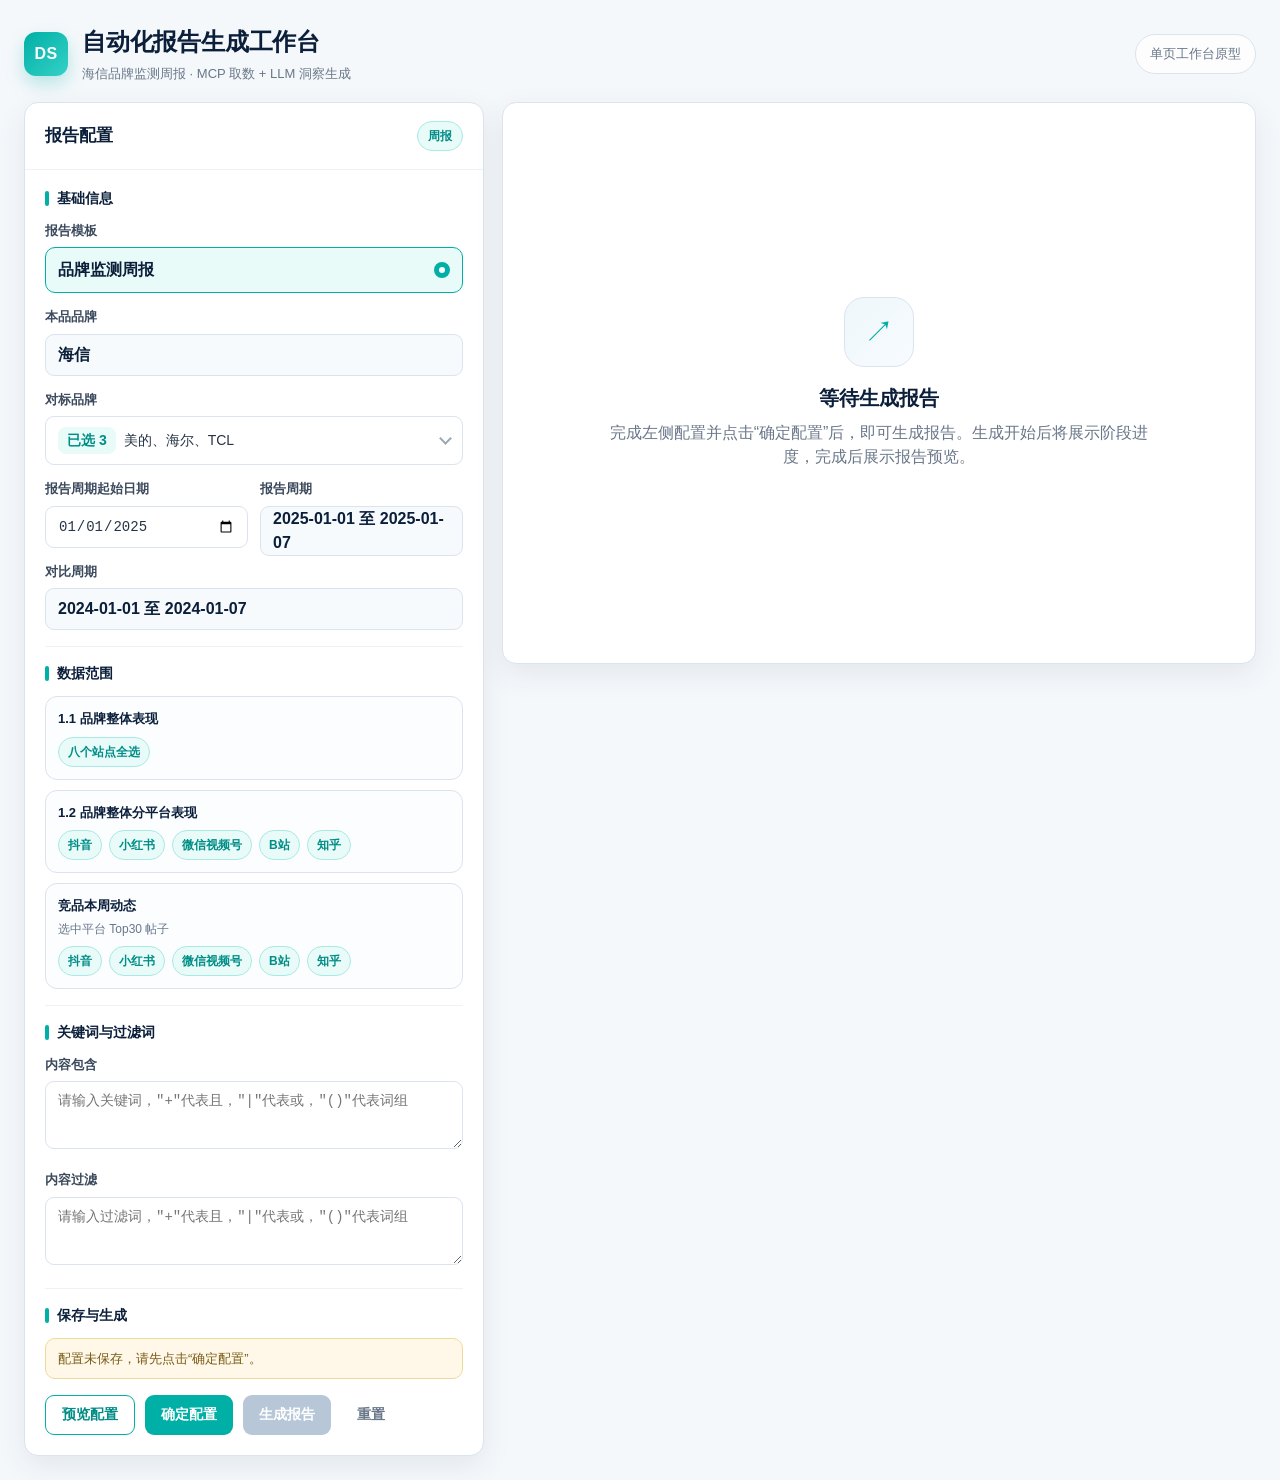
<file: demos/hisense-self-built-prototype.html>
<!DOCTYPE html>
<html lang="zh-CN">
<head>
  <meta charset="UTF-8" />
  <meta name="viewport" content="width=device-width, initial-scale=1.0" />
  <meta name="robots" content="noindex, nofollow, noarchive, nosnippet" />
  <title>海信自动化报告生成工作台 - 原型 v3</title>
  <style>
    :root {
      --teal: #00afa5;
      --teal-dark: #008d86;
      --teal-soft: #e8fbf9;
      --teal-line: #a9e9e4;
      --ink: #0b1f3a;
      --text: #263445;
      --muted: #697789;
      --line: #dbe3ee;
      --line-soft: #edf2f7;
      --bg: #f5f8fb;
      --card: #ffffff;
      --warning-bg: #fff8e1;
      --warning-line: #f2d482;
      --success: #12b886;
      --radius: 14px;
      --shadow: 0 10px 30px rgba(14, 37, 66, 0.08);
    }

    * { box-sizing: border-box; }

    body {
      margin: 0;
      font-family: -apple-system, BlinkMacSystemFont, "Segoe UI", "PingFang SC", "Microsoft YaHei", Arial, sans-serif;
      color: var(--text);
      background: var(--bg);
      line-height: 1.5;
    }

    .app { min-height: 100vh; padding: 24px; }
    .shell { max-width: 1460px; margin: 0 auto; }

    .topbar {
      display: flex;
      justify-content: space-between;
      align-items: center;
      gap: 16px;
      margin-bottom: 18px;
    }

    .brand-title { display: flex; align-items: center; gap: 14px; }

    .logo {
      width: 44px;
      height: 44px;
      border-radius: 12px;
      background: linear-gradient(135deg, var(--teal), #35d1c7);
      display: grid;
      place-items: center;
      color: #fff;
      font-weight: 800;
      letter-spacing: .5px;
      box-shadow: 0 8px 18px rgba(0, 175, 165, .25);
    }

    h1 { margin: 0; font-size: 24px; color: var(--ink); letter-spacing: -0.2px; }
    .subtitle { margin-top: 4px; font-size: 13px; color: var(--muted); }

    .top-pill {
      border: 1px solid var(--line);
      background: rgba(255,255,255,.8);
      padding: 9px 14px;
      border-radius: 999px;
      color: var(--muted);
      font-size: 13px;
    }

    .layout {
      display: grid;
      grid-template-columns: 460px 1fr;
      gap: 18px;
      align-items: start;
    }

    .panel, .result-panel, .runtime-card {
      background: var(--card);
      border: 1px solid var(--line);
      border-radius: var(--radius);
      box-shadow: var(--shadow);
      overflow: hidden;
    }

    .panel-header, .runtime-header {
      padding: 18px 20px;
      border-bottom: 1px solid var(--line-soft);
      display: flex;
      justify-content: space-between;
      align-items: center;
    }

    .panel-title {
      margin: 0;
      color: var(--ink);
      font-size: 17px;
      font-weight: 750;
    }

    .panel-body { padding: 18px 20px 20px; }

    .section {
      padding: 16px 0;
      border-bottom: 1px solid var(--line-soft);
    }
    .section:first-child { padding-top: 0; }
    .section:last-child { border-bottom: 0; padding-bottom: 0; }

    .section-title {
      font-size: 14px;
      font-weight: 750;
      color: var(--ink);
      margin: 0 0 12px;
      display: flex;
      align-items: center;
      gap: 8px;
    }
    .section-title::before {
      content: "";
      width: 4px;
      height: 15px;
      border-radius: 999px;
      background: var(--teal);
      display: inline-block;
    }

    .field { margin-bottom: 14px; }
    .field:last-child { margin-bottom: 0; }

    label {
      display: block;
      font-size: 13px;
      color: #3c4a5d;
      margin-bottom: 7px;
      font-weight: 650;
    }

    .input, .select-like, .date-field, textarea {
      width: 100%;
      min-height: 42px;
      border: 1px solid var(--line);
      border-radius: 9px;
      padding: 10px 12px;
      background: #fff;
      color: var(--text);
      font-size: 14px;
      outline: none;
      transition: .16s;
    }

    .input:focus, .select-like:focus, .date-field:focus, textarea:focus {
      border-color: var(--teal);
      box-shadow: 0 0 0 3px rgba(0, 175, 165, .12);
    }

    textarea { min-height: 68px; resize: vertical; }

    .fixed-value {
      min-height: 42px;
      border: 1px solid var(--line);
      background: #f7fafc;
      border-radius: 9px;
      display: flex;
      align-items: center;
      padding: 0 12px;
      color: var(--ink);
      font-weight: 700;
    }

    .date-grid { display: grid; grid-template-columns: 1fr 1fr; gap: 12px; }

    .radio-card {
      border: 1px solid var(--teal);
      background: var(--teal-soft);
      border-radius: 10px;
      padding: 10px 12px;
      display: flex;
      align-items: center;
      justify-content: space-between;
      color: var(--ink);
      font-weight: 700;
    }

    .radio-dot {
      width: 16px;
      height: 16px;
      border-radius: 50%;
      border: 5px solid var(--teal);
      background: #fff;
    }

    .multi { position: relative; }

    .select-like {
      cursor: pointer;
      display: flex;
      align-items: center;
      justify-content: space-between;
      user-select: none;
    }

    .select-summary { display: flex; gap: 8px; align-items: center; min-width: 0; }
    .tag-count {
      background: var(--teal-soft);
      color: var(--teal-dark);
      font-weight: 800;
      border-radius: 8px;
      padding: 3px 9px;
      white-space: nowrap;
    }
    #brandText { overflow: hidden; text-overflow: ellipsis; white-space: nowrap; }

    .caret {
      width: 9px;
      height: 9px;
      border-right: 2px solid #9aa7b5;
      border-bottom: 2px solid #9aa7b5;
      transform: rotate(45deg);
      margin-top: -4px;
      flex: 0 0 auto;
    }

    .dropdown {
      position: absolute;
      z-index: 20;
      top: 48px;
      left: 0;
      width: 100%;
      background: #fff;
      border: 1px solid var(--line);
      border-radius: 12px;
      box-shadow: 0 16px 40px rgba(14, 37, 66, .14);
      display: none;
      overflow: hidden;
    }
    .dropdown.open { display: block; }

    .option {
      display: flex;
      align-items: center;
      gap: 10px;
      padding: 12px 14px;
      cursor: pointer;
      font-size: 14px;
    }
    .option:hover, .option.active { background: #edf7f6; color: var(--teal-dark); }

    .check {
      width: 18px;
      height: 18px;
      border-radius: 5px;
      border: 1px solid #b9c5d4;
      display: grid;
      place-items: center;
      color: white;
      font-size: 12px;
      flex: 0 0 auto;
    }
    .option.selected .check { background: var(--teal); border-color: var(--teal); }

    .dropdown-actions {
      display: flex;
      justify-content: flex-end;
      gap: 8px;
      border-top: 1px solid var(--line-soft);
      padding: 10px 12px;
      background: #fbfdff;
    }

    button {
      border: none;
      border-radius: 9px;
      min-height: 40px;
      padding: 0 16px;
      font-weight: 750;
      cursor: pointer;
      transition: .16s;
      font-size: 14px;
      font-family: inherit;
    }

    .btn-primary { background: var(--teal); color: #fff; }
    .btn-primary:hover:not(:disabled) { background: var(--teal-dark); }
    .btn-primary:disabled {
      background: #b7c7d8;
      color: #fff;
      cursor: not-allowed;
    }

    .btn-outline { background: #fff; color: var(--teal-dark); border: 1px solid var(--teal); }
    .btn-ghost { background: transparent; color: var(--muted); }
    .btn-light { background: #f3f7fb; border: 1px solid var(--line); color: var(--ink); }
    .btn-primary.loading { opacity: .78; cursor: wait; }

    .scope-grid {
      display: grid;
      grid-template-columns: 1fr;
      gap: 10px;
    }

    .scope-card {
      border: 1px solid var(--line);
      border-radius: 12px;
      background: #fbfdff;
      padding: 12px;
    }

    .scope-card-head {
      display: flex;
      justify-content: space-between;
      gap: 8px;
      align-items: center;
      margin-bottom: 8px;
    }

    .scope-name {
      color: var(--ink);
      font-size: 13px;
      font-weight: 800;
    }

    .scope-note {
      margin-top: 4px;
      color: var(--muted);
      font-size: 12px;
      font-weight: 500;
    }

    .chips {
      display: flex;
      flex-wrap: wrap;
      gap: 7px;
    }

    .chip {
      padding: 5px 9px;
      border-radius: 999px;
      background: #f2f6fa;
      border: 1px solid var(--line);
      color: #34445a;
      font-size: 12px;
      font-weight: 650;
    }

    .chip.fixed {
      color: var(--teal-dark);
      background: var(--teal-soft);
      border-color: var(--teal-line);
    }

    .syntax {
      background: #fffdf4;
      border: 1px solid #f2df9f;
      border-radius: 10px;
      padding: 10px 12px;
      color: #65512a;
      font-size: 12px;
      margin-top: 10px;
    }

    .action-row {
      display: flex;
      gap: 10px;
      margin-top: 16px;
      flex-wrap: wrap;
    }

    .config-status {
      display: flex;
      align-items: center;
      justify-content: space-between;
      gap: 12px;
      padding: 10px 12px;
      border-radius: 10px;
      border: 1px solid var(--line);
      background: #f8fbfd;
      color: var(--muted);
      font-size: 13px;
      margin-top: 12px;
    }

    .config-status.saved {
      background: #f0fff7;
      border-color: rgba(18, 184, 134, .25);
      color: #087f5b;
    }

    .config-status.unsaved {
      background: #fff8e8;
      border-color: #efd99a;
      color: #795b17;
    }

    .hidden { display: none !important; }

    .empty-state {
      min-height: 560px;
      display: grid;
      place-items: center;
      color: var(--muted);
      text-align: center;
      padding: 30px;
    }

    .empty-icon {
      width: 70px;
      height: 70px;
      border-radius: 20px;
      background: linear-gradient(135deg, #eef7fb, #f7fbff);
      border: 1px solid var(--line);
      display: grid;
      place-items: center;
      margin: 0 auto 16px;
      color: var(--teal);
      font-size: 30px;
    }

    .runtime { display: flex; flex-direction: column; gap: 16px; }

    .runtime-header { padding: 15px 18px; }

    .badge {
      border-radius: 999px;
      padding: 5px 10px;
      font-size: 12px;
      font-weight: 800;
      color: var(--teal-dark);
      background: var(--teal-soft);
      border: 1px solid var(--teal-line);
      white-space: nowrap;
    }

    .progress-grid { padding: 18px; }

    .pipeline {
      display: grid;
      grid-template-columns: repeat(5, minmax(120px, 1fr));
      gap: 14px 18px;
      position: relative;
    }

    .stage-card {
      position: relative;
      min-height: 94px;
      background: #fff;
      border: 1px solid var(--line);
      border-radius: 13px;
      padding: 13px 12px;
      display: flex;
      flex-direction: column;
      gap: 8px;
      transition: .18s;
      z-index: 1;
    }

    .stage-card::after {
      content: "";
      position: absolute;
      top: 45px;
      right: -19px;
      width: 18px;
      height: 2px;
      background: #dbe3ee;
      z-index: 0;
    }

    .stage-card:nth-child(5)::after,
    .stage-card:nth-child(10)::after { display: none; }

    .stage-card.done {
      border-color: rgba(18, 184, 134, .35);
      background: #f3fff9;
    }

    .stage-card.active {
      border-color: var(--teal);
      background: var(--teal-soft);
      box-shadow: 0 0 0 4px rgba(0, 175, 165, .12), 0 12px 24px rgba(0, 175, 165, .15);
      animation: pulseCard 1.05s ease-in-out infinite;
    }

    @keyframes pulseCard {
      0%, 100% { transform: translateY(0); }
      50% { transform: translateY(-2px); }
    }

    .stage-index {
      width: 24px;
      height: 24px;
      border-radius: 999px;
      background: #e6edf5;
      color: #748295;
      display: grid;
      place-items: center;
      font-size: 12px;
      font-weight: 800;
      flex: 0 0 auto;
    }

    .stage-card.done .stage-index { background: var(--success); color: #fff; }
    .stage-card.active .stage-index { background: var(--teal); color: #fff; }

    .stage-name {
      color: var(--ink);
      font-size: 13px;
      font-weight: 800;
      line-height: 1.35;
      margin: 0;
    }

    .stage-desc { margin: 0; color: var(--muted); font-size: 12px; }

    .preview-wrap { padding: 18px; }

    .report-preview {
      border: 1px solid var(--line);
      border-radius: 14px;
      background: #fff;
      overflow: hidden;
    }

    .preview-page {
      padding: 24px 28px;
      min-height: 360px;
      background: #fff;
    }

    .preview-title {
      color: var(--ink);
      font-size: 22px;
      font-weight: 850;
      margin: 0;
    }

    .preview-period { margin: 6px 0 22px; font-size: 13px; color: var(--muted); }
    .preview-h2 { margin: 18px 0 12px; font-size: 18px; color: var(--ink); font-weight: 850; }

    .mini-table {
      width: 100%;
      border-collapse: collapse;
      font-size: 12px;
      margin-bottom: 16px;
    }

    .mini-table th, .mini-table td {
      border: 1px solid var(--line);
      padding: 8px 9px;
      text-align: center;
    }

    .mini-table th { background: #f2f5f9; color: var(--ink); }

    .insight-mini {
      background: #fff8df;
      border: 1px solid #efd889;
      border-radius: 12px;
      padding: 14px 16px;
      font-size: 13px;
      color: #2d2a22;
    }

    .log-box {
      padding: 14px 18px 16px;
      max-height: 190px;
      overflow: auto;
      font-size: 12px;
      color: #536273;
      background: #fbfdff;
    }

    .log-line { padding: 6px 0; border-bottom: 1px dashed #e8edf4; }
    .log-line:last-child { border-bottom: 0; }

    .summary-modal {
      position: fixed;
      inset: 0;
      display: none;
      place-items: center;
      background: rgba(10, 27, 47, .36);
      z-index: 50;
      padding: 20px;
    }

    .summary-modal.open { display: grid; }

    .modal-card {
      width: min(640px, 100%);
      background: #fff;
      border-radius: 16px;
      box-shadow: 0 24px 60px rgba(10, 27, 47, .25);
      overflow: hidden;
    }

    .modal-card .panel-header { padding: 16px 20px; }

    .modal-content {
      padding: 18px 20px;
      max-height: 66vh;
      overflow: auto;
    }

    .summary-table {
      width: 100%;
      border-collapse: collapse;
      font-size: 13px;
    }

    .summary-table td {
      padding: 10px;
      border-bottom: 1px solid var(--line-soft);
      vertical-align: top;
    }

    .summary-table td:first-child {
      width: 130px;
      color: var(--muted);
      font-weight: 700;
    }

    @media (max-width: 1100px) {
      .layout { grid-template-columns: 1fr; }
      .date-grid { grid-template-columns: 1fr; }
      .pipeline { grid-template-columns: repeat(2, minmax(120px, 1fr)); }
      .stage-card::after { display: none; }
    }
  </style>
</head>
<body>
  <div class="app">
    <div class="shell">
      <header class="topbar">
        <div class="brand-title">
          <div class="logo">DS</div>
          <div>
            <h1>自动化报告生成工作台</h1>
            <div class="subtitle">海信品牌监测周报 · MCP 取数 + LLM 洞察生成</div>
          </div>
        </div>
        <div class="top-pill">单页工作台原型</div>
      </header>

      <main class="layout">
        <aside class="panel">
          <div class="panel-header">
            <h2 class="panel-title">报告配置</h2>
            <span class="badge">周报</span>
          </div>
          <div class="panel-body">
            <section class="section">
              <h3 class="section-title">基础信息</h3>
              <div class="field">
                <label>报告模板</label>
                <div class="radio-card">
                  <span>品牌监测周报</span>
                  <span class="radio-dot" aria-hidden="true"></span>
                </div>
              </div>

              <div class="field">
                <label>本品品牌</label>
                <div class="fixed-value">海信</div>
              </div>

              <div class="field multi" id="brandMulti">
                <label>对标品牌</label>
                <div class="select-like" id="brandSelect" tabindex="0">
                  <div class="select-summary">
                    <span class="tag-count" id="brandCount">已选 3</span>
                    <span id="brandText">美的、海尔、TCL</span>
                  </div>
                  <span class="caret"></span>
                </div>
                <div class="dropdown" id="brandDropdown">
                  <div class="option selected" data-brand="all"><span class="check">✓</span><span>全选</span></div>
                  <div class="option selected" data-brand="美的"><span class="check">✓</span><span>美的</span></div>
                  <div class="option selected" data-brand="海尔"><span class="check">✓</span><span>海尔</span></div>
                  <div class="option selected" data-brand="TCL"><span class="check">✓</span><span>TCL</span></div>
                  <div class="dropdown-actions">
                    <button class="btn-ghost" id="brandClear" type="button">清空</button>
                    <button class="btn-outline" id="brandCancel" type="button">取消</button>
                    <button class="btn-primary" id="brandConfirm" type="button">确定</button>
                  </div>
                </div>
              </div>

              <div class="date-grid">
                <div class="field">
                  <label>报告周期起始日期</label>
                  <input id="startDate" class="date-field" type="date" value="2025-01-01" />
                </div>
                <div class="field">
                  <label>报告周期</label>
                  <div class="fixed-value" id="periodText">2025-01-01 至 2025-01-07</div>
                </div>
              </div>

              <div class="field">
                <label>对比周期</label>
                <div class="fixed-value" id="compareText">2024-01-01 至 2024-01-07</div>
              </div>
            </section>

            <section class="section">
              <h3 class="section-title">数据范围</h3>
              <div class="scope-grid">
                <div class="scope-card">
                  <div class="scope-card-head">
                    <div>
                      <div class="scope-name">1.1 品牌整体表现</div>
                    </div>
                  </div>
                  <div class="chips">
                    <span class="chip fixed">八个站点全选</span>
                  </div>
                </div>

                <div class="scope-card">
                  <div class="scope-card-head">
                    <div>
                      <div class="scope-name">1.2 品牌整体分平台表现</div>
                    </div>
                  </div>
                  <div class="chips">
                    <span class="chip fixed">抖音</span>
                    <span class="chip fixed">小红书</span>
                    <span class="chip fixed">微信视频号</span>
                    <span class="chip fixed">B站</span>
                    <span class="chip fixed">知乎</span>
                  </div>
                </div>

                <div class="scope-card">
                  <div class="scope-card-head">
                    <div>
                      <div class="scope-name">竞品本周动态</div>
                      <div class="scope-note">选中平台 Top30 帖子</div>
                    </div>
                  </div>
                  <div class="chips">
                    <span class="chip fixed">抖音</span>
                    <span class="chip fixed">小红书</span>
                    <span class="chip fixed">微信视频号</span>
                    <span class="chip fixed">B站</span>
                    <span class="chip fixed">知乎</span>
                  </div>
                </div>
              </div>
            </section>

            <section class="section">
              <h3 class="section-title">关键词与过滤词</h3>
              <div class="field">
                <label>内容包含</label>
                <textarea id="keywords" placeholder='请输入关键词，"+"代表且，"|"代表或，"()"代表词组'></textarea>
              </div>
              <div class="field">
                <label>内容过滤</label>
                <textarea id="filterWords" placeholder='请输入过滤词，"+"代表且，"|"代表或，"()"代表词组'></textarea>
              </div>
            </section>

            <section class="section">
              <h3 class="section-title">保存与生成</h3>
              <div class="config-status unsaved" id="configStatus">
                <span id="configStatusText">配置未保存，请先点击“确定配置”。</span>
              </div>
              <div class="action-row">
                <button class="btn-outline" id="previewConfigBtn" type="button">预览配置</button>
                <button class="btn-primary" id="saveConfigBtn" type="button">确定配置</button>
                <button class="btn-primary" id="generateBtn" type="button" disabled>生成报告</button>
                <button class="btn-ghost" id="resetBtn" type="button">重置</button>
              </div>
            </section>
          </div>
        </aside>

        <section>
          <div class="result-panel" id="idlePanel">
            <div class="empty-state">
              <div>
                <div class="empty-icon">↗</div>
                <h2 style="margin:0 0 8px;color:var(--ink);font-size:20px;">等待生成报告</h2>
                <p style="margin:0;max-width:560px;">完成左侧配置并点击“确定配置”后，即可生成报告。生成开始后将展示阶段进度，完成后展示报告预览。</p>
              </div>
            </div>
          </div>

          <div class="runtime hidden" id="runtimePanel">
            <section class="runtime-card">
              <div class="runtime-header">
                <h2 class="panel-title">生成进度</h2>
                <span class="badge" id="runtimeBadge">运行中</span>
              </div>
              <div class="progress-grid">
                <div class="pipeline" id="pipeline"></div>
              </div>
            </section>

            <section class="runtime-card hidden" id="previewPanel">
              <div class="runtime-header">
                <h2 class="panel-title">报告预览</h2>
                <div style="display:flex;gap:10px;">
                  <button class="btn-light" type="button">打开报告</button>
                  <button class="btn-light" type="button">下载 HTML</button>
                </div>
              </div>
              <div class="preview-wrap">
                <div class="report-preview">
                  <div class="preview-page">
                    <h2 class="preview-title">海信品牌监测周报</h2>
                    <div class="preview-period" id="previewPeriod">2025-01-01 至 2025-01-07</div>

                    <h3 class="preview-h2">1.品牌整体表现</h3>
                    <table class="mini-table">
                      <thead>
                        <tr><th>品牌</th><th>SOV</th><th>同比</th><th>SOE</th><th>NSR</th></tr>
                      </thead>
                      <tbody>
                        <tr><td>海信</td><td>9.31%</td><td>-27.99%</td><td>34.24%</td><td>83.90%</td></tr>
                        <tr><td>海尔</td><td>82.69%</td><td>46.32%</td><td>42.60%</td><td>87.74%</td></tr>
                      </tbody>
                    </table>

                    <h3 class="preview-h2">本期重点洞察</h3>
                    <div class="insight-mini">
                      <strong>【海信本周动态】</strong><br />
                      本周品牌整体表现、传播承接与口碑变化已自动生成洞察内容。<br /><br />
                      <strong>【竞品数据对标】</strong><br />
                      传播表现与口碑表现已合并为报告段落。<br /><br />
                      <strong>【竞品本周动态】</strong><br />
                      美的、海尔、TCL 的本周核心传播动作已自动提炼。
                    </div>
                  </div>
                </div>
              </div>
            </section>

            <section class="runtime-card">
              <div class="runtime-header">
                <h2 class="panel-title">运行日志</h2>
              </div>
              <div class="log-box" id="logs">
                <div class="log-line">等待生成。</div>
              </div>
            </section>
          </div>
        </section>
      </main>
    </div>
  </div>

  <div class="summary-modal" id="summaryModal">
    <div class="modal-card">
      <div class="panel-header">
        <h2 class="panel-title">配置摘要</h2>
        <button class="btn-ghost" id="closeModal" type="button">关闭</button>
      </div>
      <div class="modal-content">
        <table class="summary-table" id="summaryTable"></table>
      </div>
    </div>
  </div>

  <script>
    const allBrands = ["美的", "海尔", "TCL"];
    let selectedBrands = new Set(allBrands);
    let configSaved = false;

    const stages = [
      "生成 1.1 品牌整体表现表",
      "生成 1.2 品牌整体分平台表现表",
      "构建海信本周动态输入包",
      "生成海信本周动态",
      "构建竞品数据对标输入包",
      "生成竞品数据对标",
      "构建竞品本周动态输入包",
      "生成竞品本周动态",
      "合并本期重点洞察",
      "拼装完整 HTML 报告"
    ];

    const brandSelect = document.getElementById("brandSelect");
    const brandDropdown = document.getElementById("brandDropdown");
    const brandCount = document.getElementById("brandCount");
    const brandText = document.getElementById("brandText");

    function pad(n) { return String(n).padStart(2, "0"); }

    function parseDateLocal(dateStr) {
      const [y, m, d] = dateStr.split("-").map(Number);
      return new Date(y, m - 1, d);
    }

    function formatDateLocal(date) {
      return `${date.getFullYear()}-${pad(date.getMonth() + 1)}-${pad(date.getDate())}`;
    }

    function addDaysLocal(dateStr, days) {
      const date = parseDateLocal(dateStr);
      date.setDate(date.getDate() + days);
      return formatDateLocal(date);
    }

    function addYearsLocal(dateStr, years) {
      const date = parseDateLocal(dateStr);
      date.setFullYear(date.getFullYear() + years);
      return formatDateLocal(date);
    }

    function markUnsaved() {
      configSaved = false;
      document.getElementById("generateBtn").disabled = true;
      const status = document.getElementById("configStatus");
      status.classList.remove("saved");
      status.classList.add("unsaved");
      document.getElementById("configStatusText").textContent = "配置已修改，请先点击“确定配置”。";
    }

    function updateBrandUI() {
      const selected = Array.from(selectedBrands);
      brandCount.textContent = `已选 ${selected.length}`;
      brandText.textContent = selected.length ? selected.join("、") : "请选择对标品牌";

      document.querySelectorAll("#brandDropdown .option").forEach(opt => {
        const brand = opt.dataset.brand;
        if (brand === "all") {
          opt.classList.toggle("selected", selected.length === allBrands.length);
          opt.querySelector(".check").textContent = selected.length === allBrands.length ? "✓" : "";
        } else {
          opt.classList.toggle("selected", selectedBrands.has(brand));
          opt.querySelector(".check").textContent = selectedBrands.has(brand) ? "✓" : "";
        }
      });
    }

    brandSelect.addEventListener("click", () => brandDropdown.classList.toggle("open"));
    document.addEventListener("click", (e) => {
      if (!document.getElementById("brandMulti").contains(e.target)) {
        brandDropdown.classList.remove("open");
      }
    });

    document.querySelectorAll("#brandDropdown .option").forEach(opt => {
      opt.addEventListener("click", () => {
        const brand = opt.dataset.brand;
        if (brand === "all") {
          if (selectedBrands.size === allBrands.length) selectedBrands.clear();
          else selectedBrands = new Set(allBrands);
        } else {
          if (selectedBrands.has(brand)) selectedBrands.delete(brand);
          else selectedBrands.add(brand);
        }
        updateBrandUI();
        markUnsaved();
      });
    });

    document.getElementById("brandClear").addEventListener("click", (e) => {
      e.stopPropagation();
      selectedBrands.clear();
      updateBrandUI();
      markUnsaved();
    });

    document.getElementById("brandCancel").addEventListener("click", (e) => {
      e.stopPropagation();
      brandDropdown.classList.remove("open");
    });

    document.getElementById("brandConfirm").addEventListener("click", (e) => {
      e.stopPropagation();
      brandDropdown.classList.remove("open");
    });

    function updateDates() {
      const start = document.getElementById("startDate").value || "2025-01-01";
      const end = addDaysLocal(start, 6);
      const compareStart = addYearsLocal(start, -1);
      const compareEnd = addYearsLocal(end, -1);
      document.getElementById("periodText").textContent = `${start} 至 ${end}`;
      document.getElementById("compareText").textContent = `${compareStart} 至 ${compareEnd}`;
      document.getElementById("previewPeriod").textContent = `${start} 至 ${end}`;
    }

    document.getElementById("startDate").addEventListener("change", () => {
      updateDates();
      markUnsaved();
    });

    document.getElementById("keywords").addEventListener("input", markUnsaved);
    document.getElementById("filterWords").addEventListener("input", markUnsaved);

    function buildPipeline() {
      const pipeline = document.getElementById("pipeline");
      pipeline.innerHTML = "";
      stages.forEach((name, i) => {
        const card = document.createElement("div");
        card.className = "stage-card";
        card.dataset.index = i;
        card.innerHTML = `
          <div class="stage-index">${i + 1}</div>
          <p class="stage-name">${name}</p>
          <p class="stage-desc">未开始</p>
        `;
        pipeline.appendChild(card);
      });
    }

    function setStage(index, status) {
      const card = document.querySelector(`.stage-card[data-index="${index}"]`);
      if (!card) return;
      card.classList.remove("active", "done");
      const desc = card.querySelector(".stage-desc");
      const idx = card.querySelector(".stage-index");
      if (status === "active") {
        card.classList.add("active");
        desc.textContent = "生成中";
        idx.textContent = index + 1;
      } else if (status === "done") {
        card.classList.add("done");
        desc.textContent = "已完成";
        idx.textContent = "✓";
      } else {
        desc.textContent = "未开始";
        idx.textContent = index + 1;
      }
    }

    function addLog(text) {
      const logs = document.getElementById("logs");
      const line = document.createElement("div");
      line.className = "log-line";
      const now = new Date().toLocaleTimeString("zh-CN", { hour12: false });
      line.textContent = `[${now}] ${text}`;
      logs.appendChild(line);
      logs.scrollTop = logs.scrollHeight;
    }

    function buildSummaryRows() {
      return [
        ["报告模板", "品牌监测周报"],
        ["本品品牌", "海信"],
        ["对标品牌", Array.from(selectedBrands).join("、") || "未选择"],
        ["报告周期", document.getElementById("periodText").textContent],
        ["对比周期", document.getElementById("compareText").textContent],
        ["1.1 数据范围", "八个站点全选"],
        ["1.2 平台", "抖音、小红书、微信视频号、B站、知乎"],
        ["竞品动态", "抖音、小红书、微信视频号、B站、知乎；竞品 × 平台 Top30"],
        ["内容包含", document.getElementById("keywords").value || "未填写"],
        ["内容过滤", document.getElementById("filterWords").value || "未填写"]
      ];
    }

    let running = false;

    document.getElementById("saveConfigBtn").addEventListener("click", () => {
      if (selectedBrands.size === 0) {
        alert("请至少选择一个对标品牌。");
        return;
      }
      configSaved = true;
      document.getElementById("generateBtn").disabled = false;
      const status = document.getElementById("configStatus");
      status.classList.remove("unsaved");
      status.classList.add("saved");
      document.getElementById("configStatusText").textContent = "配置已保存，可以生成报告。";
    });

    document.getElementById("generateBtn").addEventListener("click", async () => {
      if (running || !configSaved) return;
      running = true;
      const btn = document.getElementById("generateBtn");
      btn.textContent = "生成中...";
      btn.classList.add("loading");
      btn.disabled = true;

      document.getElementById("idlePanel").classList.add("hidden");
      document.getElementById("runtimePanel").classList.remove("hidden");
      document.getElementById("previewPanel").classList.add("hidden");
      document.getElementById("runtimeBadge").textContent = "运行中";
      document.getElementById("logs").innerHTML = "";
      addLog("开始生成报告。");

      buildPipeline();

      for (let i = 0; i < stages.length; i++) {
        setStage(i, "active");
        addLog(`正在执行：${stages[i]}`);
        await new Promise(resolve => setTimeout(resolve, 560));
        setStage(i, "done");
        addLog(`已完成：${stages[i]}`);
      }

      document.getElementById("runtimeBadge").textContent = "已生成";
      document.getElementById("previewPanel").classList.remove("hidden");
      addLog("报告已生成，可在右侧预览或下载 HTML。");

      btn.textContent = "重新生成";
      btn.classList.remove("loading");
      btn.disabled = false;
      running = false;
    });

    document.getElementById("previewConfigBtn").addEventListener("click", () => {
      const table = document.getElementById("summaryTable");
      table.innerHTML = buildSummaryRows().map(([k, v]) => `<tr><td>${escapeHtml(k)}</td><td>${escapeHtml(v)}</td></tr>`).join("");
      document.getElementById("summaryModal").classList.add("open");
    });

    document.getElementById("closeModal").addEventListener("click", () => {
      document.getElementById("summaryModal").classList.remove("open");
    });

    document.getElementById("summaryModal").addEventListener("click", (e) => {
      if (e.target.id === "summaryModal") {
        document.getElementById("summaryModal").classList.remove("open");
      }
    });

    document.getElementById("resetBtn").addEventListener("click", () => {
      selectedBrands = new Set(allBrands);
      updateBrandUI();
      document.getElementById("startDate").value = "2025-01-01";
      document.getElementById("keywords").value = "";
      document.getElementById("filterWords").value = "";
      updateDates();
      markUnsaved();
      document.getElementById("configStatusText").textContent = "配置未保存，请先点击“确定配置”。";
      document.getElementById("runtimePanel").classList.add("hidden");
      document.getElementById("idlePanel").classList.remove("hidden");
      document.getElementById("generateBtn").textContent = "生成报告";
    });

    function escapeHtml(str) {
      return String(str)
        .replaceAll("&", "&amp;")
        .replaceAll("<", "&lt;")
        .replaceAll(">", "&gt;")
        .replaceAll('"', "&quot;")
        .replaceAll("'", "&#039;");
    }

    buildPipeline();
    updateBrandUI();
    updateDates();
    markUnsaved();
    document.getElementById("configStatusText").textContent = "配置未保存，请先点击“确定配置”。";
  </script>
</body>
</html>
</file>
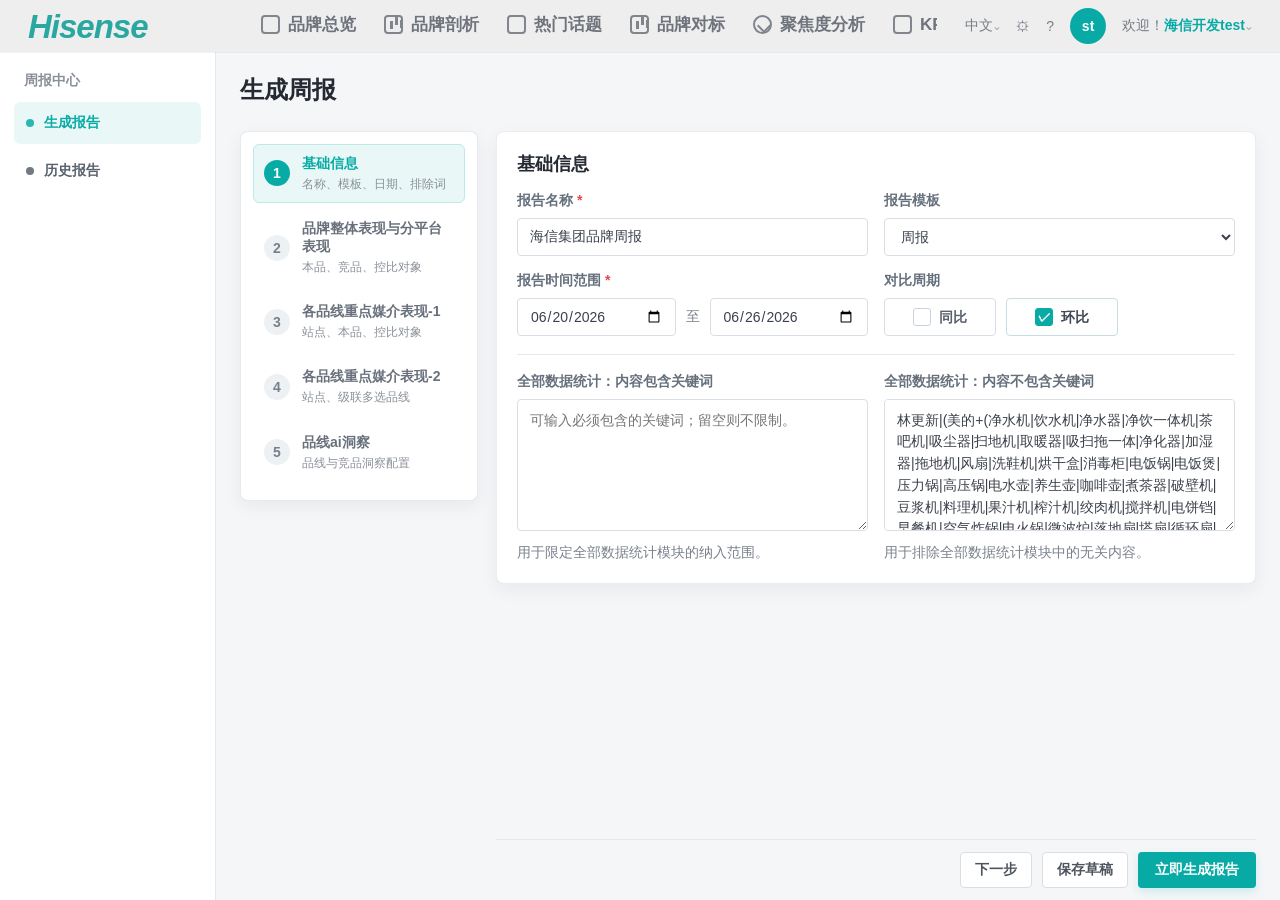
<file: demos/hisense-weekly-config.html>
﻿<!doctype html>
<html lang="zh-CN">
<head>
  <meta charset="utf-8">
  <meta name="viewport" content="width=device-width, initial-scale=1">
  <meta name="robots" content="noindex, nofollow, noarchive, nosnippet">
  <title>海信品牌监听系统 - 海信周报中心配置7.17版本</title>
  <style>
    :root {
      --teal: #08aaa5;
      --teal-dark: #078f8b;
      --teal-soft: #e9f8f7;
      --bg: #f5f6f8;
      --card: #fff;
      --line: #e5e8ed;
      --line-strong: #d5dae2;
      --text: #2c3038;
      --muted: #79818d;
      --subtle: #9aa2ad;
      --orange: #f4a82d;
      --red: #e85d64;
      --green: #18a875;
      --shadow: 0 6px 18px rgba(30, 36, 44, 0.06);
    }

    * { box-sizing: border-box; }

    body {
      margin: 0;
      background: var(--bg);
      color: var(--text);
      font-family: Arial, "Microsoft YaHei", sans-serif;
      font-size: 14px;
    }

    button, input, select, textarea { font: inherit; }
    button { cursor: pointer; }
    [hidden] { display: none !important; }

    .topbar {
      height: 52px;
      background: #eeeeef;
      display: flex;
      align-items: center;
      gap: 28px;
      padding: 0 28px;
      box-shadow: 0 1px 0 rgba(0, 0, 0, 0.05);
      position: sticky;
      top: 0;
      z-index: 20;
    }

    .logo {
      width: 205px;
      color: #2aa7a0;
      font-size: 33px;
      line-height: 1;
      font-weight: 800;
      font-style: italic;
      letter-spacing: -1px;
    }

    .nav {
      flex: 1;
      display: flex;
      align-items: center;
      gap: 28px;
      color: #6f737b;
      font-size: 17px;
      font-weight: 700;
      white-space: nowrap;
      overflow: hidden;
    }

    .nav-item {
      height: 52px;
      display: flex;
      align-items: center;
      gap: 8px;
      border-bottom: 3px solid transparent;
    }

    .nav-item.active {
      color: var(--teal);
      border-bottom-color: var(--teal);
    }

    .nav-icon {
      width: 19px;
      height: 19px;
      border: 2px solid currentColor;
      border-radius: 4px;
      display: inline-block;
      position: relative;
      opacity: 0.86;
    }

    .nav-icon.chart::before {
      content: "";
      position: absolute;
      left: 4px;
      bottom: 3px;
      width: 3px;
      height: 8px;
      background: currentColor;
      box-shadow: 5px -4px 0 currentColor, 10px -1px 0 currentColor;
    }

    .nav-icon.weekly { border-radius: 50%; }

    .nav-icon.weekly::before {
      content: "";
      position: absolute;
      left: 4px;
      top: 4px;
      width: 8px;
      height: 8px;
      border-left: 2px solid currentColor;
      border-bottom: 2px solid currentColor;
      transform: rotate(-45deg);
    }

    .top-actions {
      display: flex;
      align-items: center;
      gap: 16px;
      color: #777d86;
      white-space: nowrap;
    }

    .avatar {
      width: 36px;
      height: 36px;
      border-radius: 50%;
      background: var(--teal);
      color: #fff;
      display: grid;
      place-items: center;
      font-weight: 700;
      text-transform: lowercase;
    }

    .layout {
      display: grid;
      grid-template-columns: 216px minmax(0, 1fr);
      min-height: calc(100vh - 52px);
    }

    .sidebar {
      background: #fff;
      border-right: 1px solid var(--line);
      padding: 20px 14px;
      position: sticky;
      top: 52px;
      height: calc(100vh - 52px);
    }

    .side-title {
      color: #8a9099;
      font-weight: 700;
      margin: 0 10px 12px;
    }

    .side-btn {
      width: 100%;
      height: 42px;
      border: 0;
      border-radius: 6px;
      background: transparent;
      color: #59616c;
      display: flex;
      align-items: center;
      gap: 10px;
      padding: 0 12px;
      margin-bottom: 6px;
      font-weight: 700;
      text-align: left;
    }

    .side-btn.active {
      background: var(--teal-soft);
      color: var(--teal);
    }

    .side-dot {
      width: 8px;
      height: 8px;
      border-radius: 50%;
      background: currentColor;
      opacity: 0.85;
    }

    .main {
      padding: 24px;
      padding-bottom: 78px;
      min-width: 0;
    }

    .page-view { display: none; }
    .page-view.active { display: block; }

    .page-head {
      display: flex;
      align-items: center;
      justify-content: space-between;
      gap: 18px;
      margin-bottom: 18px;
    }

    .page-title h1 {
      margin: 0 0 8px;
      font-size: 24px;
      line-height: 1.2;
      color: #242932;
    }

    .page-title p {
      margin: 0;
      color: var(--muted);
      line-height: 1.55;
    }

    .primary-btn, .ghost-btn, .plain-btn, .icon-btn {
      height: 36px;
      border-radius: 4px;
      border: 1px solid transparent;
      display: inline-flex;
      align-items: center;
      justify-content: center;
      gap: 8px;
      white-space: nowrap;
      font-weight: 700;
    }

    .primary-btn {
      background: var(--teal);
      color: #fff;
      padding: 0 16px;
      box-shadow: 0 4px 10px rgba(8, 170, 165, 0.16);
    }

    .primary-btn:hover { background: var(--teal-dark); }

    .ghost-btn {
      background: #fff;
      border-color: #d9dde4;
      color: #4d535d;
      padding: 0 14px;
    }

    .plain-btn {
      height: 30px;
      background: #f4f5f7;
      border-color: #edf0f2;
      color: #68707b;
      padding: 0 10px;
      font-weight: 600;
    }

    .plain-btn.active {
      background: var(--teal);
      border-color: var(--teal);
      color: #fff;
    }

    .icon-btn {
      width: 34px;
      background: #fff;
      border-color: #d9dde4;
      color: #8a9099;
      padding: 0;
    }

    .wizard-layout {
      display: grid;
      grid-template-columns: 238px minmax(0, 1fr);
      gap: 18px;
      align-items: start;
    }

    .step-nav {
      background: #fff;
      border-radius: 8px;
      border: 1px solid rgba(226, 230, 235, 0.8);
      box-shadow: var(--shadow);
      padding: 12px;
      position: sticky;
      top: 76px;
    }

    .step-btn {
      width: 100%;
      min-height: 58px;
      border: 1px solid transparent;
      border-radius: 6px;
      background: transparent;
      display: grid;
      grid-template-columns: 28px minmax(0, 1fr);
      gap: 10px;
      align-items: center;
      padding: 10px;
      color: #68707b;
      text-align: left;
      margin-bottom: 6px;
    }

    .step-btn.active {
      background: var(--teal-soft);
      border-color: #bde9e7;
      color: var(--teal);
    }

    .step-index {
      width: 26px;
      height: 26px;
      border-radius: 50%;
      background: #eef1f4;
      color: #77808b;
      display: grid;
      place-items: center;
      font-weight: 800;
    }

    .step-btn.active .step-index {
      background: var(--teal);
      color: #fff;
    }

    .step-title {
      display: block;
      font-weight: 800;
      margin-bottom: 3px;
      color: inherit;
    }

    .step-desc {
      display: block;
      font-size: 12px;
      color: #8a9099;
      line-height: 1.35;
    }

    .panel {
      background: var(--card);
      border-radius: 8px;
      box-shadow: var(--shadow);
      border: 1px solid rgba(226, 230, 235, 0.7);
      padding: 20px;
      margin-bottom: 18px;
    }

    .panel-head {
      display: flex;
      align-items: center;
      justify-content: space-between;
      gap: 14px;
      margin-bottom: 16px;
    }

    .panel-title {
      font-size: 18px;
      font-weight: 800;
      color: #252a33;
    }

    .panel-subtitle {
      margin-top: 6px;
      color: var(--muted);
      line-height: 1.55;
    }

    .step-panel { display: none; }
    .step-panel.active { display: block; }

    .form-grid {
      display: grid;
      grid-template-columns: repeat(2, minmax(260px, 1fr));
      gap: 16px;
    }

    .form-item label {
      display: block;
      margin-bottom: 8px;
      color: #66707c;
      font-weight: 700;
    }

    .required-mark {
      margin-left: 4px;
      color: #e5484d;
      font-weight: 800;
    }

    .required-mark.is-inline {
      display: inline;
      flex: 0 0 auto;
    }

    .control, .form-item input, .form-item select, .form-item textarea {
      width: 100%;
      min-height: 38px;
      border: 1px solid #d9dde4;
      border-radius: 4px;
      padding: 0 12px;
      color: #3b414b;
      background: #fff;
      outline: none;
    }

    .form-item.is-invalid input,
    .form-item.is-invalid select,
    .form-item.is-invalid textarea,
    .control.is-invalid,
    .date-range.is-invalid input,
    .brand-select-shell.is-invalid,
    .platform-list.is-invalid,
    .insight-multi-select.is-invalid .insight-multi-trigger,
    .benchmark-single-select.is-invalid .benchmark-single-trigger {
      border-color: #e5484d;
      background: #fff7f7;
      box-shadow: 0 0 0 3px rgba(229, 72, 77, 0.08);
    }

    .form-item input:focus, .form-item select:focus, .form-item textarea:focus, .control:focus-within {
      border-color: var(--teal);
      box-shadow: 0 0 0 3px rgba(8, 170, 165, 0.08);
    }

    .form-item.is-invalid input:focus,
    .form-item.is-invalid select:focus,
    .form-item.is-invalid textarea:focus {
      border-color: #e5484d;
      box-shadow: 0 0 0 3px rgba(229, 72, 77, 0.12);
    }

    .form-item textarea {
      height: 132px;
      padding: 10px 12px;
      resize: vertical;
      line-height: 1.55;
    }

    .date-range {
      display: grid;
      grid-template-columns: minmax(0, 1fr) 18px minmax(0, 1fr);
      gap: 8px;
      align-items: center;
    }

    .date-range span {
      text-align: center;
      color: var(--muted);
    }

    .check-group {
      display: flex;
      gap: 10px;
      flex-wrap: wrap;
    }

    .period-group {
      display: flex;
      gap: 10px;
      flex-wrap: wrap;
    }

    .period-option {
      height: 38px;
      min-width: 112px;
      border: 1px solid #d9dde4;
      border-radius: 4px;
      background: #fff;
      color: #58606b;
      display: inline-flex;
      align-items: center;
      justify-content: center;
      gap: 8px;
      padding: 0 12px;
      font-weight: 700;
      line-height: 1;
    }

    .period-option::before {
      content: "";
      width: 16px;
      height: 16px;
      border: 1px solid #cbd2da;
      border-radius: 3px;
      background: #fff;
      display: grid;
      place-items: center;
      color: #fff;
      font-size: 13px;
      font-weight: 800;
      line-height: 1;
    }

    .period-option.active {
      border-color: #c8dde1;
      color: #3f4853;
      background: #fff;
    }

    .period-option.active::before {
      content: "✓";
      background: var(--teal);
      border-color: var(--teal);
    }

    .check-card {
      height: 38px;
      min-width: 112px;
      border: 1px solid #d9dde4;
      border-radius: 4px;
      background: #fff;
      display: inline-flex;
      align-items: center;
      justify-content: center;
      gap: 8px;
      padding: 0 12px;
      font-weight: 700;
      color: #58606b;
      line-height: 1;
      position: relative;
    }

    .check-card::before {
      content: "✓";
      width: 16px;
      height: 16px;
      border: 1px solid #cbd2da;
      border-radius: 3px;
      background: #fff;
      flex: 0 0 auto;
      display: grid;
      place-items: center;
      color: transparent;
      font-size: 13px;
      font-weight: 800;
      line-height: 1;
    }

    .check-card.is-checked::before,
    .check-card:has(input:checked)::before {
      background: var(--teal);
      border-color: var(--teal);
      color: #fff;
    }

    .check-card input {
      position: absolute;
      opacity: 0;
      pointer-events: none;
    }

    .platform-item input,
    .brand-menu-simple input,
    .line-dropdown-panel input {
      appearance: none;
      width: 16px;
      height: 16px;
      border: 1px solid #cbd2da;
      border-radius: 3px;
      background: #fff;
      margin: 0;
      flex: 0 0 auto;
      display: inline-grid;
      place-items: center;
      position: relative;
    }

    .platform-item input:checked,
    .brand-menu-simple input:checked,
    .line-dropdown-panel input:checked {
      background: var(--teal);
      border-color: var(--teal);
    }

    .platform-item input:checked::after,
    .brand-menu-simple input:checked::after,
    .line-dropdown-panel input:checked::after {
      content: "";
      width: 8px;
      height: 4px;
      border-left: 2px solid #fff;
      border-bottom: 2px solid #fff;
      transform: rotate(-45deg);
      margin-top: -2px;
    }

    .hint {
      margin-top: 8px;
      color: var(--muted);
      line-height: 1.55;
    }

    .section-split {
      border-top: 1px solid var(--line);
      margin-top: 18px;
      padding-top: 18px;
    }

    .select-layout {
      display: grid;
      grid-template-columns: 220px minmax(0, 1fr);
      gap: 16px;
      align-items: start;
    }

    .dropdown-like {
      border: 1px solid #d9dde4;
      border-radius: 6px;
      background: #fff;
      min-height: 122px;
      padding: 12px;
    }

    .dropdown-head {
      display: flex;
      align-items: center;
      justify-content: space-between;
      margin-bottom: 10px;
      color: #66707c;
      font-weight: 700;
    }

    .selected-tags {
      min-height: 38px;
      border: 1px solid #e1e5eb;
      border-radius: 4px;
      padding: 6px 8px;
      display: flex;
      align-items: center;
      flex-wrap: wrap;
      gap: 6px;
      margin-bottom: 10px;
      background: #fafbfc;
    }

    .tag {
      display: inline-flex;
      align-items: center;
      height: 24px;
      padding: 0 8px;
      border-radius: 4px;
      background: var(--teal-soft);
      color: var(--teal);
      font-weight: 700;
      font-size: 12px;
    }

    .tag.gray {
      background: #f0f2f5;
      color: #777f8a;
    }

    .option-grid {
      display: grid;
      grid-template-columns: repeat(4, minmax(0, 1fr));
      gap: 8px;
    }

    .option-pill {
      min-height: 34px;
      border: 1px solid #e1e5eb;
      border-radius: 4px;
      display: flex;
      align-items: center;
      gap: 8px;
      padding: 0 10px;
      color: #4b535e;
      background: #fff;
    }

    .site-grid {
      display: grid;
      grid-template-columns: repeat(6, minmax(0, 1fr));
      gap: 10px;
    }

    .site-chip {
      height: 38px;
      border: 1px solid #dfe3e8;
      border-radius: 4px;
      background: #fff;
      display: flex;
      align-items: center;
      justify-content: center;
      gap: 8px;
      color: #59616c;
      font-weight: 700;
    }

    .platform-list {
      display: grid;
      grid-template-columns: repeat(6, minmax(116px, 1fr));
      gap: 10px 18px;
      align-items: center;
      border: 1px solid transparent;
      border-radius: 6px;
      padding: 8px 10px;
    }

    .platform-item {
      min-height: 34px;
      color: #59616c;
      font-size: 13px;
      font-weight: 400;
      display: inline-flex;
      align-items: center;
      gap: 8px;
      line-height: 1;
      white-space: nowrap;
    }

    .platform-item input {
      width: 14px;
      height: 14px;
    }

    .brand-select-shell {
      border: 1px solid #d9dde4;
      border-radius: 6px;
      background: #fff;
      padding: 12px;
      position: relative;
    }

    .fake-select {
      height: 38px;
      border: 1px solid #d9dde4;
      border-radius: 4px;
      display: flex;
      align-items: center;
      justify-content: space-between;
      padding: 0 12px;
      color: #3b414b;
      background: #fff;
      margin-bottom: 0;
      cursor: pointer;
    }

    .brand-menu-simple {
      display: none;
      grid-template-columns: repeat(5, minmax(0, 1fr));
      gap: 8px;
      border: 1px solid #e1e5eb;
      border-radius: 4px;
      padding: 10px;
      background: #fff;
      box-shadow: 0 12px 28px rgba(30, 36, 44, 0.14);
      left: 12px;
      max-height: 260px;
      overflow: auto;
      position: absolute;
      right: 12px;
      top: 70px;
      z-index: 12;
    }

    .brand-select-shell.open .brand-menu-simple {
      display: grid;
    }

    .brand-menu-simple label {
      min-height: 34px;
      display: flex;
      align-items: center;
      padding: 0 10px;
      color: #59616c;
      gap: 8px;
      border: 1px solid #edf0f2;
      border-radius: 4px;
    }

    .brand-menu-simple input {
      width: 15px;
      height: 15px;
      accent-color: var(--teal);
      margin: 0;
    }

    .line-select-box {
      border: 1px solid #d9dde4;
      border-radius: 6px;
      padding: 12px;
      background: #fff;
      margin-bottom: 16px;
    }

    .line-dropdown-panel {
      border: 1px solid #e1e5eb;
      border-radius: 4px;
      background: #fff;
      overflow: hidden;
      display: grid;
      grid-template-columns: 180px minmax(0, 1fr);
    }

    .line-dropdown-left {
      background: #f7f8fa;
      border-right: 1px solid #e1e5eb;
    }

    .line-dropdown-left div {
      height: 42px;
      display: flex;
      align-items: center;
      padding: 0 14px;
      color: #59616c;
      font-weight: 700;
      cursor: pointer;
    }

    .line-dropdown-left .active {
      background: #fff;
      color: var(--teal);
    }

    .line-dropdown-right {
      max-height: 300px;
      overflow: auto;
      padding: 8px 12px;
      display: grid;
      grid-template-columns: repeat(3, minmax(0, 1fr));
      gap: 4px 12px;
      align-content: start;
    }

    .line-dropdown-right[hidden] { display: none !important; }

    .line-dropdown-right label {
      height: 34px;
      display: flex;
      align-items: center;
      gap: 8px;
      color: #59616c;
      white-space: nowrap;
      line-height: 1;
    }

    .cascade-dropdown {
      grid-template-columns: 150px minmax(0, 1fr);
    }

    .cascade-dropdown .line-dropdown-right {
      grid-template-columns: 180px minmax(0, 1fr);
      gap: 0;
      padding: 0;
      max-height: 320px;
    }

    .cascade-parent {
      border-right: 1px solid #e1e5eb;
      background: #fafbfc;
      padding: 8px;
      display: grid;
      align-content: start;
      gap: 4px;
    }

    .cascade-parent div {
      min-height: 36px;
      display: flex;
      align-items: center;
      padding: 0 10px;
      border-radius: 4px;
      color: #59616c;
      font-weight: 700;
    }

    .cascade-parent .active {
      background: #fff;
      color: var(--teal);
      box-shadow: inset 0 0 0 1px #dcefed;
    }

    .cascade-children {
      padding: 8px 12px;
      display: grid;
      grid-template-columns: repeat(2, minmax(0, 1fr));
      gap: 4px 12px;
      align-content: start;
    }

    .insight-checks {
      display: flex;
      flex-wrap: wrap;
      gap: 8px 16px;
      color: #59616c;
    }

    .insight-checks label {
      display: inline-flex;
      align-items: center;
      gap: 6px;
      white-space: nowrap;
    }

    table {
      width: 100%;
      border-collapse: collapse;
    }

    th, td {
      padding: 12px;
      border-bottom: 1px solid #edf0f2;
      text-align: left;
      vertical-align: middle;
      white-space: nowrap;
    }

    th {
      background: #fafbfc;
      color: #8a9099;
      font-weight: 700;
    }

    td { color: #444b55; }

    .line-table select, .line-table input {
      width: 100%;
      height: 34px;
      border: 1px solid #d9dde4;
      border-radius: 4px;
      padding: 0 10px;
      color: #3b414b;
      background: #fff;
    }

    .line-table select:focus, .line-table input:focus {
      border-color: var(--teal);
      outline: none;
      box-shadow: 0 0 0 3px rgba(8, 170, 165, 0.08);
    }

    .line-table select.is-invalid,
    .line-table input.is-invalid {
      border-color: #e5484d;
      background: #fff7f7;
      box-shadow: 0 0 0 3px rgba(229, 72, 77, 0.08);
    }

    .line-table select.is-invalid option,
    .line-table select.is-invalid optgroup {
      background: #fff;
      color: #3b414b;
    }

    .insight-multi-select,
    .benchmark-single-select {
      position: relative;
    }

    .insight-multi-trigger,
    .benchmark-single-trigger {
      width: 100%;
      height: 34px;
      border: 1px solid #d9dde4;
      border-radius: 4px;
      padding: 0 10px;
      color: #3b414b;
      background: #fff;
      display: flex;
      align-items: center;
      justify-content: space-between;
      gap: 10px;
      cursor: pointer;
    }

    .insight-multi-trigger span:first-child,
    .benchmark-single-trigger span:first-child {
      overflow: hidden;
      text-overflow: ellipsis;
      white-space: nowrap;
    }

    .insight-multi-panel,
    .benchmark-single-panel {
      display: none;
      grid-template-columns: repeat(2, minmax(0, 1fr));
      gap: 8px;
      border: 1px solid #e1e5eb;
      border-radius: 4px;
      padding: 10px;
      background: #fff;
      box-shadow: 0 12px 28px rgba(30, 36, 44, 0.14);
      left: 0;
      max-height: 220px;
      overflow: auto;
      position: absolute;
      right: 0;
      top: 40px;
      z-index: 14;
    }

    .insight-multi-select.open .insight-multi-panel,
    .benchmark-single-select.open .benchmark-single-panel {
      display: grid;
    }

    .insight-multi-select.is-invalid .insight-multi-panel,
    .benchmark-single-select.is-invalid .benchmark-single-panel {
      background: #fff;
      border-color: #e1e5eb;
      box-shadow: 0 12px 28px rgba(30, 36, 44, 0.14);
    }

    .insight-multi-panel .empty-option,
    .benchmark-single-panel .empty-option {
      grid-column: 1 / -1;
      min-height: 34px;
      display: flex;
      align-items: center;
      padding: 0 10px;
      color: #8a9099;
      border: 1px dashed #edf0f2;
      border-radius: 4px;
      background: #fff;
    }

    .insight-multi-panel label,
    .benchmark-single-panel button {
      min-height: 34px;
      width: 100%;
      height: auto;
      display: flex;
      align-items: center;
      padding: 0 10px;
      color: #59616c;
      gap: 8px;
      border: 1px solid #edf0f2;
      border-radius: 4px;
      background: #fff;
      text-align: left;
      cursor: pointer;
      font-weight: 600;
    }

    .insight-multi-panel input {
      width: 15px;
      height: 15px;
      accent-color: var(--teal);
      margin: 0;
    }

    .table-toolbar {
      min-height: 42px;
      display: flex;
      align-items: center;
      justify-content: space-between;
      gap: 12px;
      margin: 4px 0 10px;
      color: #66707c;
    }

    .table-toolbar strong {
      color: var(--teal);
    }

    .line-path {
      color: #66707c;
      white-space: normal;
      line-height: 1.45;
    }

    .inline-actions {
      display: flex;
      gap: 8px;
      align-items: center;
    }

    .module-list {
      display: grid;
      gap: 10px;
    }

    .module-row {
      display: grid;
      grid-template-columns: 34px 170px minmax(0, 1fr);
      align-items: center;
      gap: 12px;
      border: 1px solid #e1e5eb;
      border-radius: 6px;
      min-height: 62px;
      padding: 12px;
      background: #fff;
    }

    .order {
      width: 28px;
      height: 28px;
      border-radius: 50%;
      background: var(--teal-soft);
      color: var(--teal);
      display: grid;
      place-items: center;
      font-weight: 800;
    }

    .module-name {
      font-weight: 800;
      color: #303640;
    }

    .module-desc {
      color: #7a828d;
      line-height: 1.48;
    }

    .preview-cta {
      min-height: 116px;
      border: 1px dashed #b8deda;
      border-radius: 8px;
      background: #fbfefe;
      display: flex;
      align-items: center;
      justify-content: space-between;
      gap: 18px;
      padding: 20px;
    }

    .preview-cta strong {
      display: block;
      margin-bottom: 6px;
      font-size: 16px;
    }

    .preview-cta span {
      color: var(--muted);
      line-height: 1.55;
    }

    .action-bar {
      position: fixed;
      left: calc(216px + 24px + 238px + 18px);
      right: 24px;
      bottom: 0;
      background: rgba(245, 246, 248, 0.94);
      backdrop-filter: blur(8px);
      border-top: 1px solid var(--line);
      padding: 12px 0;
      display: flex;
      justify-content: flex-end;
      gap: 10px;
      z-index: 18;
    }

    .history-filters {
      display: grid;
      grid-template-columns: 220px 220px 220px minmax(280px, 1fr) auto;
      gap: 12px;
      align-items: center;
    }

    .filter-control {
      height: 38px;
      border: 1px solid #d9dde4;
      border-radius: 4px;
      background: #fff;
      color: #717883;
      padding: 0 12px;
      display: flex;
      align-items: center;
      justify-content: space-between;
      min-width: 0;
      white-space: nowrap;
      overflow: hidden;
      text-overflow: ellipsis;
    }

    .report-name {
      display: flex;
      align-items: center;
      gap: 10px;
    }

    .status {
      display: inline-flex;
      align-items: center;
      gap: 6px;
      height: 24px;
      padding: 0 9px;
      border-radius: 4px;
      font-size: 12px;
      font-weight: 700;
    }

    .status.success {
      background: #e8f7f1;
      color: #0b9d68;
    }

    .status.pending {
      background: #eef2f7;
      color: #65717e;
    }

    .status.running {
      background: #fff5dc;
      color: #b57800;
    }

    .status.running::before {
      content: "";
      width: 8px;
      height: 8px;
      border-radius: 50%;
      border: 2px solid #e2a51d;
      border-top-color: transparent;
      animation: spin 0.9s linear infinite;
    }

    .status.fail {
      background: #ffecec;
      color: #d84646;
    }

    .fail-info {
      width: 16px;
      height: 16px;
      border-radius: 50%;
      background: #d84646;
      color: #fff;
      display: inline-grid;
      place-items: center;
      font-size: 12px;
      font-weight: 800;
      position: relative;
      cursor: help;
    }

    .fail-info::after {
      content: attr(data-tip);
      position: absolute;
      left: 50%;
      bottom: calc(100% + 8px);
      transform: translateX(-50%);
      width: 260px;
      padding: 8px 10px;
      border-radius: 4px;
      background: #27313d;
      color: #fff;
      font-size: 12px;
      line-height: 1.45;
      font-weight: 400;
      opacity: 0;
      pointer-events: none;
      transition: opacity 0.16s ease;
      z-index: 5;
      white-space: normal;
    }

    .fail-info:hover::after {
      opacity: 1;
    }

    @keyframes spin { to { transform: rotate(360deg); } }

    .modal-mask {
      position: fixed;
      inset: 0;
      background: rgba(28, 33, 40, 0.34);
      z-index: 60;
      display: none;
    }

    .modal-mask.open { display: block; }

    .modal {
      width: min(1120px, 94vw);
      max-height: 86vh;
      overflow: auto;
      background: #fff;
      border-radius: 8px;
      margin: 7vh auto 0;
      box-shadow: 0 20px 48px rgba(0, 0, 0, 0.18);
    }

    .modal-head {
      padding: 22px 26px;
      border-bottom: 1px solid var(--line);
      display: flex;
      align-items: center;
      justify-content: space-between;
      gap: 16px;
      position: sticky;
      top: 0;
      background: #fff;
      z-index: 1;
    }

    .modal-title {
      font-size: 20px;
      font-weight: 800;
    }

    .modal-subtitle {
      color: var(--muted);
      margin-top: 6px;
    }

    .modal-body {
      padding: 24px 28px 32px;
    }

    .report-preview {
      color: #1f2933;
      line-height: 1.65;
    }

    .report-preview h1 {
      font-size: 24px;
      margin: 0 0 6px;
    }

    .report-preview h2 {
      margin: 24px 0 12px;
      font-size: 18px;
    }

    .preview-table th, .preview-table td {
      border: 1px solid #dfe3e8;
      padding: 10px;
      text-align: center;
    }

    .preview-table th { background: #f5f7f9; }

    .report-preview .report-header {
      margin-bottom: 24px;
    }

    .report-preview .report-period {
      font-size: 14px;
      color: #6b7280;
    }

    .report-preview .report-table {
      width: 100%;
      border-collapse: collapse;
      table-layout: fixed;
      background: #fff;
      margin-bottom: 18px;
      border: 1px solid #d9dee7;
    }

    .report-preview .report-table th,
    .report-preview .report-table td {
      border: 1px solid #d9dee7;
      padding: 10px 9px;
      text-align: center;
      vertical-align: middle;
      font-size: 13px;
      line-height: 1.42;
      white-space: normal;
      word-break: keep-all;
    }

    .report-preview .report-table th {
      background: #f3f5f8;
      font-weight: 700;
    }

    .report-preview .line-cell {
      font-weight: 600;
      line-height: 1.65;
      width: 110px;
    }

    .report-preview .insight-box {
      background: #fff8e6;
      border: 1px solid #f1d28a;
      border-radius: 6px;
      padding: 16px 18px;
      line-height: 1.75;
      color: #1f2937;
      margin: 10px 0 22px;
    }

    .report-preview .insight-box p {
      margin: 8px 0;
    }

    .report-preview .insight-box strong {
      font-weight: 700;
    }

    .sub {
      display: inline-block;
      margin-top: 4px;
      color: #8b949f;
      font-size: 12px;
      line-height: 1.35;
    }

    .insight {
      background: #fff8e8;
      border: 1px solid #f3d898;
      border-radius: 6px;
      padding: 14px 16px;
      line-height: 1.75;
      color: #38404c;
    }

    .toast {
      position: fixed;
      left: 50%;
      top: 50%;
      width: 360px;
      background: #fff;
      border: 1px solid #e5e9ef;
      border-radius: 8px;
      box-shadow: 0 14px 34px rgba(18, 29, 43, 0.16);
      padding: 14px 16px;
      z-index: 70;
      transform: translate(-50%, calc(-50% + 12px));
      opacity: 0;
      pointer-events: none;
      transition: opacity 0.18s ease, transform 0.18s ease;
    }

    .toast.show {
      transform: translate(-50%, -50%);
      opacity: 1;
    }

    .toast strong {
      display: block;
      margin-bottom: 5px;
      color: #1f2937;
      font-size: 14px;
      line-height: 1.35;
    }

    .toast span {
      color: #717883;
      font-size: 13px;
      line-height: 1.55;
    }

    @media (max-width: 1180px) {
      .wizard-layout { grid-template-columns: 1fr; }
      .step-nav {
        position: static;
        display: grid;
        grid-template-columns: repeat(2, minmax(0, 1fr));
      }
      .select-layout { grid-template-columns: 1fr; }
      .option-grid { grid-template-columns: repeat(2, minmax(0, 1fr)); }
      .brand-menu-simple, .line-dropdown-right, .platform-list { grid-template-columns: repeat(3, minmax(0, 1fr)); }
      .action-bar { left: calc(216px + 24px); }
    }

    @media (max-width: 980px) {
      .topbar { padding: 0 16px; gap: 16px; }
      .logo { width: 140px; font-size: 26px; }
      .nav { gap: 16px; font-size: 14px; }
      .layout { grid-template-columns: 1fr; }
      .sidebar {
        position: static;
        height: auto;
        display: flex;
        gap: 8px;
        overflow: auto;
      }
      .side-title { display: none; }
      .side-btn { width: auto; min-width: 128px; }
      .form-grid, .site-grid, .history-filters { grid-template-columns: 1fr; }
      .brand-menu-simple, .line-dropdown-right, .platform-list { grid-template-columns: 1fr; }
      .module-row { grid-template-columns: 34px minmax(0, 1fr); }
      .module-desc { grid-column: 2; }
      .preview-cta { align-items: flex-start; flex-direction: column; }
      .action-bar { left: 16px; right: 16px; }
    }
  </style>
</head>
<body>
  <header class="topbar">
    <div class="logo">Hisense</div>
    <nav class="nav" aria-label="主导航">
      <div class="nav-item"><span class="nav-icon"></span>品牌总览</div>
      <div class="nav-item"><span class="nav-icon chart"></span>品牌剖析</div>
      <div class="nav-item"><span class="nav-icon"></span>热门话题</div>
      <div class="nav-item"><span class="nav-icon chart"></span>品牌对标</div>
      <div class="nav-item"><span class="nav-icon weekly"></span>聚焦度分析</div>
      <div class="nav-item"><span class="nav-icon"></span>KPI报表</div>
      <div class="nav-item active"><span class="nav-icon weekly"></span>周报中心</div>
      <div class="nav-item">更多⌄</div>
    </nav>
    <div class="top-actions">
      <span>中文⌄</span>
      <span>⚙</span>
      <span>?</span>
      <span class="avatar">st</span>
      <span>欢迎！<b style="color: var(--teal);">海信开发test</b>⌄</span>
    </div>
  </header>

  <div class="layout">
    <aside class="sidebar" aria-label="周报中心菜单">
      <div class="side-title">周报中心</div>
      <button type="button" class="side-btn active" data-page="create"><span class="side-dot"></span>生成报告</button>
      <button type="button" class="side-btn" data-page="history"><span class="side-dot"></span>历史报告</button>
    </aside>

    <main class="main">
      <section class="page-view active" id="page-create">
        <div class="page-head">
          <div class="page-title">
            <h1>生成周报</h1>
          </div>
        </div>

        <div class="wizard-layout">
          <nav class="step-nav" aria-label="配置步骤">
            <button type="button" class="step-btn active" data-step="0">
              <span class="step-index">1</span>
              <span><span class="step-title">基础信息</span><span class="step-desc">名称、模板、日期、排除词</span></span>
            </button>
            <button type="button" class="step-btn" data-step="1">
              <span class="step-index">2</span>
              <span><span class="step-title">品牌整体表现与分平台表现</span><span class="step-desc">本品、竞品、控比对象</span></span>
            </button>
            <button type="button" class="step-btn" data-step="2">
              <span class="step-index">3</span>
              <span><span class="step-title">各品线重点媒介表现-1</span><span class="step-desc">站点、本品、控比对象</span></span>
            </button>
            <button type="button" class="step-btn" data-step="3">
              <span class="step-index">4</span>
              <span><span class="step-title">各品线重点媒介表现-2</span><span class="step-desc">站点、级联多选品线</span></span>
            </button>
            <button type="button" class="step-btn" data-step="4">
              <span class="step-index">5</span>
              <span><span class="step-title">品线ai洞察</span><span class="step-desc">品线与竞品洞察配置</span></span>
            </button>
          </nav>

          <div>
            <section class="panel step-panel active" data-panel="0">
              <div class="panel-head">
                <div>
                  <div class="panel-title">基础信息</div>
                </div>
              </div>
              <div class="form-grid">
                <div class="form-item" data-required-field="reportName">
                  <label>报告名称<span class="required-mark">*</span></label>
                  <input value="海信集团品牌周报">
                </div>
                <div class="form-item">
                  <label>报告模板</label>
                  <select>
                    <option>周报</option>
                    <option disabled>其他（未开通）</option>
                  </select>
                </div>
                <div class="form-item" data-required-field="reportDateRange">
                  <label>报告时间范围<span class="required-mark">*</span></label>
                  <div class="date-range">
                    <input type="date" value="2026-06-20">
                    <span>至</span>
                    <input type="date" value="2026-06-26">
                  </div>
                </div>
                <div class="form-item">
                  <label>对比周期</label>
                  <div class="period-group" aria-label="对比周期">
                    <button type="button" class="period-option" data-period-option>同比</button>
                    <button type="button" class="period-option active" data-period-option>环比</button>
                  </div>
                </div>
              </div>
              <div class="section-split">
                <div class="form-grid">
                  <div class="form-item">
                    <label>全部数据统计：内容包含关键词</label>
                    <textarea placeholder="可输入必须包含的关键词；留空则不限制。"></textarea>
                    <div class="hint">用于限定全部数据统计模块的纳入范围。</div>
                  </div>
                  <div class="form-item">
                    <label>全部数据统计：内容不包含关键词</label>
                    <textarea>林更新|(美的+(净水机|饮水机|净水器|净饮一体机|茶吧机|吸尘器|扫地机|取暖器|吸扫拖一体|净化器|加湿器|拖地机|风扇|洗鞋机|烘干盒|消毒柜|电饭锅|电饭煲|压力锅|高压锅|电水壶|养生壶|咖啡壶|煮茶器|破壁机|豆浆机|料理机|果汁机|榨汁机|绞肉机|搅拌机|电饼铛|早餐机|空气炸锅|电火锅|微波炉|落地扇|塔扇|循环扇|挂烫机|熨斗|除湿机|干衣机|暖被机|除螨仪|冲牙器|吹风机|电动牙刷|美容仪|健康秤|面条机))</textarea>
                    <div class="hint">用于排除全部数据统计模块中的无关内容。</div>
                  </div>
                </div>
              </div>
            </section>

            <section class="panel step-panel" data-panel="1">
              <div class="panel-head">
                <div>
                  <div class="panel-title">品牌整体表现与分平台表现</div>
                </div>
              </div>

              <div class="form-grid">
                <div class="form-item">
                  <label>本品品牌</label>
                  <select id="ownBrand">
                    <option>海信</option>
                    <option>容声</option>
                    <option>Vidda</option>
                    <option>东芝</option>
                    <option>ASKO</option>
                  </select>
                </div>
                <div class="form-item">
                  <label>品牌控比对象</label>
                  <select id="ratioBrand">
                    <option>美的</option>
                    <option>华为</option>
                    <option>索尼</option>
                    <option>TCL</option>
                    <option>海尔</option>
                  </select>
                </div>
              </div>

              <div class="section-split">
                <div class="brand-select-shell">
                  <div class="dropdown-head">
                    <span>竞品品牌下拉多选（最多3个）<span class="required-mark is-inline">*</span></span>
                    <span class="selected-count" style="color:var(--teal);">已选 3/3</span>
                  </div>
                  <div class="fake-select">
                    <span>美的、华为、索尼、TCL、海尔</span>
                    <span>⌄</span>
                  </div>
                  <div class="brand-menu-simple">
                    <label><input type="checkbox" checked>美的</label>
                    <label><input type="checkbox" checked>华为</label>
                    <label><input type="checkbox" checked>索尼</label>
                    <label><input type="checkbox" checked>TCL</label>
                    <label><input type="checkbox" checked>海尔</label>
                    <label><input type="checkbox">gorenje</label>
                    <label><input type="checkbox">博世</label>
                    <label><input type="checkbox">ASKO</label>
                    <label><input type="checkbox">三星</label>
                    <label><input type="checkbox">小米</label>
                  </div>
                </div>
              </div>

            </section>

            <section class="panel step-panel" data-panel="2">
              <div class="panel-head">
                <div>
                  <div class="panel-title">各品线重点媒介表现-1</div>
                  <div class="panel-subtitle">用于配置报告中的“各品线重点媒介表现-1”，按本品对象和控比对象生成控比列。</div>
                </div>
              </div>

              <div class="section-split" style="margin-top:0;">
                <div class="panel-title" style="font-size:16px;">分平台展示站点<span class="required-mark">*</span></div>
                <div class="platform-list" style="margin-top:12px;">
                  <label class="platform-item"><input type="checkbox" checked>全选</label>
                  <label class="platform-item"><input type="checkbox" checked>小红书</label>
                  <label class="platform-item"><input type="checkbox" checked>抖音</label>
                  <label class="platform-item"><input type="checkbox" checked>视频号</label>
                  <label class="platform-item"><input type="checkbox" checked>B站</label>
                  <label class="platform-item"><input type="checkbox" checked>知乎</label>
                </div>
              </div>

              <div class="table-toolbar">
                <span>已配置 <strong>4</strong> 条本品控比</span>
                <button type="button" class="ghost-btn" id="addBenchmarkLineRow">新增一行</button>
              </div>
              <table class="line-table">
                <thead>
                  <tr>
                    <th style="width:210px;">本品品牌<span class="required-mark">*</span></th>
                    <th style="width:230px;">品牌控比对象<span class="required-mark">*</span></th>
                    <th style="width:92px;">操作</th>
                  </tr>
                </thead>
                <tbody id="benchmarkLineRows">
                  <tr><td><select><option>海信电视</option><option>海信冰箱</option><option>海信空调</option><option>海信洗衣机</option></select></td><td><select><option>TCL电视</option><option>三星电视</option><option>索尼电视</option></select></td><td><button type="button" class="plain-btn" data-delete-row>删除</button></td></tr>
                  <tr><td><select><option>海信冰箱</option><option>海信电视</option><option>海信空调</option><option>海信洗衣机</option></select></td><td><select><option>美的冰箱</option><option>海尔冰箱</option><option>西门子冰箱</option></select></td><td><button type="button" class="plain-btn" data-delete-row>删除</button></td></tr>
                  <tr><td><select><option>海信空调</option><option>海信电视</option><option>海信冰箱</option><option>海信洗衣机</option></select></td><td><select><option>美的空调</option><option>格力空调</option><option>海尔空调类</option></select></td><td><button type="button" class="plain-btn" data-delete-row>删除</button></td></tr>
                  <tr><td><select><option>海信洗衣机</option><option>海信电视</option><option>海信冰箱</option><option>海信空调</option></select></td><td><select><option>小天鹅洗衣机</option><option>海尔洗衣机</option><option>美的洗衣机</option></select></td><td><button type="button" class="plain-btn" data-delete-row>删除</button></td></tr>
                </tbody>
              </table>
            </section>

            <section class="panel step-panel" data-panel="3">
              <div class="panel-head">
                <div>
                  <div class="panel-title">各品线重点媒介表现-2</div>
                  <div class="panel-subtitle">用于配置报告中的“各品线重点媒介表现-2”，点击新增后逐行选择品线；下拉中按一级和二级分组展示三级品线。</div>
                </div>
              </div>

              <div class="section-split" style="margin-top:0;">
                <div class="panel-title" style="font-size:16px;">分平台展示站点<span class="required-mark">*</span></div>
                <div class="platform-list" style="margin-top:12px;">
                  <label class="platform-item"><input type="checkbox" checked>全选</label>
                  <label class="platform-item"><input type="checkbox" checked>小红书</label>
                  <label class="platform-item"><input type="checkbox" checked>抖音</label>
                  <label class="platform-item"><input type="checkbox" checked>视频号</label>
                  <label class="platform-item"><input type="checkbox" checked>B站</label>
                  <label class="platform-item"><input type="checkbox" checked>知乎</label>
                </div>
              </div>

              <div class="table-toolbar">
                <span>已配置 <strong>9</strong> 条品线</span>
                <button type="button" class="ghost-btn" id="addMediaLineRow">新增一行</button>
              </div>
              <table class="line-table">
                <thead>
                  <tr>
                    <th style="width:72px;">序号</th>
                    <th>品线<span class="required-mark">*</span></th>
                    <th style="width:92px;">操作</th>
                  </tr>
                </thead>
                <tbody id="mediaLineRows">
                  <tr>
                    <td>1</td>
                    <td><select><optgroup label="B2C / 海信电视"><option>海信电视</option><option>海信激光电视</option><option>Vidda</option><option>东芝电视</option></optgroup><optgroup label="B2C / 空调"><option>海信空调</option><option>科龙空调</option></optgroup><optgroup label="B2C / 洗衣机"><option>海信洗衣机</option></optgroup><optgroup label="B2C / 厨卫"><option>海信厨卫</option></optgroup><optgroup label="B2C / 高端品牌"><option>ASKO</option><option>gerenje</option></optgroup><optgroup label="B2B / 中央空调"><option>海信中央空调</option></optgroup><optgroup label="B2B / 医疗"><option>海信医疗</option></optgroup></select></td>
                    <td><button type="button" class="plain-btn" data-delete-row>删除</button></td>
                  </tr>
                  <tr>
                    <td>2</td>
                    <td><select><optgroup label="B2C / 海信电视"><option>海信激光电视</option><option>海信电视</option><option>Vidda</option><option>东芝电视</option></optgroup><optgroup label="B2C / 空调"><option>海信空调</option><option>科龙空调</option></optgroup><optgroup label="B2C / 洗衣机"><option>海信洗衣机</option></optgroup><optgroup label="B2C / 厨卫"><option>海信厨卫</option></optgroup><optgroup label="B2C / 高端品牌"><option>ASKO</option><option>gerenje</option></optgroup><optgroup label="B2B / 中央空调"><option>海信中央空调</option></optgroup><optgroup label="B2B / 医疗"><option>海信医疗</option></optgroup></select></td>
                    <td><button type="button" class="plain-btn" data-delete-row>删除</button></td>
                  </tr>
                  <tr>
                    <td>3</td>
                    <td><select><optgroup label="B2C / 海信电视"><option>Vidda</option><option>海信电视</option><option>海信激光电视</option><option>东芝电视</option></optgroup><optgroup label="B2C / 空调"><option>海信空调</option><option>科龙空调</option></optgroup><optgroup label="B2C / 洗衣机"><option>海信洗衣机</option></optgroup><optgroup label="B2C / 厨卫"><option>海信厨卫</option></optgroup><optgroup label="B2C / 高端品牌"><option>ASKO</option><option>gerenje</option></optgroup><optgroup label="B2B / 中央空调"><option>海信中央空调</option></optgroup><optgroup label="B2B / 医疗"><option>海信医疗</option></optgroup></select></td>
                    <td><button type="button" class="plain-btn" data-delete-row>删除</button></td>
                  </tr>
                  <tr>
                    <td>4</td>
                    <td><select><optgroup label="B2C / 海信电视"><option>东芝电视</option><option>海信电视</option><option>海信激光电视</option><option>Vidda</option></optgroup><optgroup label="B2C / 空调"><option>海信空调</option><option>科龙空调</option></optgroup><optgroup label="B2C / 洗衣机"><option>海信洗衣机</option></optgroup><optgroup label="B2C / 厨卫"><option>海信厨卫</option></optgroup><optgroup label="B2C / 高端品牌"><option>ASKO</option><option>gerenje</option></optgroup><optgroup label="B2B / 中央空调"><option>海信中央空调</option></optgroup><optgroup label="B2B / 医疗"><option>海信医疗</option></optgroup></select></td>
                    <td><button type="button" class="plain-btn" data-delete-row>删除</button></td>
                  </tr>
                  <tr>
                    <td>5</td>
                    <td><select><optgroup label="B2C / 空调"><option>科龙空调</option><option>海信空调</option></optgroup><optgroup label="B2C / 海信电视"><option>海信电视</option><option>海信激光电视</option><option>Vidda</option><option>东芝电视</option></optgroup><optgroup label="B2C / 洗衣机"><option>海信洗衣机</option></optgroup><optgroup label="B2C / 厨卫"><option>海信厨卫</option></optgroup><optgroup label="B2C / 高端品牌"><option>ASKO</option><option>gerenje</option></optgroup><optgroup label="B2B / 中央空调"><option>海信中央空调</option></optgroup><optgroup label="B2B / 医疗"><option>海信医疗</option></optgroup></select></td>
                    <td><button type="button" class="plain-btn" data-delete-row>删除</button></td>
                  </tr>
                  <tr>
                    <td>6</td>
                    <td><select><optgroup label="B2C / 洗衣机"><option>海信洗衣机</option></optgroup><optgroup label="B2C / 海信电视"><option>海信电视</option><option>海信激光电视</option><option>Vidda</option><option>东芝电视</option></optgroup><optgroup label="B2C / 空调"><option>海信空调</option><option>科龙空调</option></optgroup><optgroup label="B2C / 厨卫"><option>海信厨卫</option></optgroup><optgroup label="B2C / 高端品牌"><option>ASKO</option><option>gerenje</option></optgroup><optgroup label="B2B / 中央空调"><option>海信中央空调</option></optgroup><optgroup label="B2B / 医疗"><option>海信医疗</option></optgroup></select></td>
                    <td><button type="button" class="plain-btn" data-delete-row>删除</button></td>
                  </tr>
                  <tr>
                    <td>7</td>
                    <td><select><optgroup label="B2C / 厨卫"><option>海信厨卫</option></optgroup><optgroup label="B2C / 海信电视"><option>海信电视</option><option>海信激光电视</option><option>Vidda</option><option>东芝电视</option></optgroup><optgroup label="B2C / 空调"><option>海信空调</option><option>科龙空调</option></optgroup><optgroup label="B2C / 洗衣机"><option>海信洗衣机</option></optgroup><optgroup label="B2C / 高端品牌"><option>ASKO</option><option>gerenje</option></optgroup><optgroup label="B2B / 中央空调"><option>海信中央空调</option></optgroup><optgroup label="B2B / 医疗"><option>海信医疗</option></optgroup></select></td>
                    <td><button type="button" class="plain-btn" data-delete-row>删除</button></td>
                  </tr>
                  <tr>
                    <td>8</td>
                    <td><select><optgroup label="B2C / 高端品牌"><option>ASKO</option><option>gerenje</option></optgroup><optgroup label="B2C / 海信电视"><option>海信电视</option><option>海信激光电视</option><option>Vidda</option><option>东芝电视</option></optgroup><optgroup label="B2C / 空调"><option>海信空调</option><option>科龙空调</option></optgroup><optgroup label="B2C / 洗衣机"><option>海信洗衣机</option></optgroup><optgroup label="B2C / 厨卫"><option>海信厨卫</option></optgroup><optgroup label="B2B / 中央空调"><option>海信中央空调</option></optgroup><optgroup label="B2B / 医疗"><option>海信医疗</option></optgroup></select></td>
                    <td><button type="button" class="plain-btn" data-delete-row>删除</button></td>
                  </tr>
                  <tr>
                    <td>9</td>
                    <td><select><optgroup label="B2C / 高端品牌"><option>gerenje</option><option>ASKO</option></optgroup><optgroup label="B2C / 海信电视"><option>海信电视</option><option>海信激光电视</option><option>Vidda</option><option>东芝电视</option></optgroup><optgroup label="B2C / 空调"><option>海信空调</option><option>科龙空调</option></optgroup><optgroup label="B2C / 洗衣机"><option>海信洗衣机</option></optgroup><optgroup label="B2C / 厨卫"><option>海信厨卫</option></optgroup><optgroup label="B2B / 中央空调"><option>海信中央空调</option></optgroup><optgroup label="B2B / 医疗"><option>海信医疗</option></optgroup></select></td>
                    <td><button type="button" class="plain-btn" data-delete-row>删除</button></td>
                  </tr>
                </tbody>
              </table>
            </section>

            <section class="panel step-panel" data-panel="4">
              <div class="panel-head">
                <div>
                  <div class="panel-title">品线ai洞察</div>
                  <div class="panel-subtitle">用于配置报告底部每个品线的 AI洞察模块，点击新增后逐行选择本品品牌和竞品品牌。</div>
                </div>
              </div>

              <div class="table-toolbar">
                <span>已配置 <strong>4</strong> 条品线ai洞察</span>
                <button type="button" class="ghost-btn" id="addInsightLineRow">新增一行</button>
              </div>
              <table class="line-table">
                <thead>
                  <tr>
                    <th style="width:72px;">序号</th>
                    <th>本品品牌<span class="required-mark">*</span></th>
                    <th>竞品品牌<span class="required-mark">*</span></th>
                    <th style="width:92px;">操作</th>
                  </tr>
                </thead>
                <tbody id="insightLineRows">
                  <tr>
                    <td>1</td>
                    <td><select><option>海信电视</option><option>海信冰箱</option><option>海信空调</option><option>海信洗衣机</option></select></td>
                    <td><select><option>TCL电视</option><option>小米电视</option><option>创维电视</option><option>美的冰箱</option><option>海尔冰箱</option><option>美的空调</option><option>格力空调</option><option>小天鹅洗衣机</option></select></td>
                  </tr>
                  <tr>
                    <td>2</td>
                    <td><select><option>海信冰箱</option><option>海信电视</option><option>海信空调</option><option>海信洗衣机</option></select></td>
                    <td><select><option>美的冰箱</option><option>海尔冰箱</option><option>西门子冰箱</option><option>TCL电视</option><option>小米电视</option><option>美的空调</option><option>小天鹅洗衣机</option></select></td>
                  </tr>
                  <tr>
                    <td>3</td>
                    <td><select><option>海信空调</option><option>海信电视</option><option>海信冰箱</option><option>海信洗衣机</option></select></td>
                    <td><select><option>美的空调</option><option>格力空调</option><option>海尔空调</option><option>TCL电视</option><option>美的冰箱</option><option>小天鹅洗衣机</option></select></td>
                  </tr>
                  <tr>
                    <td>4</td>
                    <td><select><option>海信洗衣机</option><option>海信电视</option><option>海信冰箱</option><option>海信空调</option></select></td>
                    <td><select><option>小天鹅洗衣机</option><option>海尔洗衣机</option><option>美的洗衣机</option><option>美的空调</option><option>海尔冰箱</option></select></td>
                  </tr>
                </tbody>
              </table>

              <div class="section-split">
                <div class="preview-cta">
                  <div>
                    <strong>报告模块预览</strong>
                    <span>点击后查看完整周报结构，包含品牌整体、分平台、本期重点洞察、各品线重点媒介表现和品线 AI洞察。</span>
                  </div>
                  <button type="button" class="primary-btn" id="openPreviewFromStep">查看预览</button>
                </div>
              </div>
            </section>

            <div class="action-bar">
              <button type="button" class="ghost-btn" id="prevStep">上一步</button>
              <button type="button" class="ghost-btn" id="nextStep">下一步</button>
              <button type="button" class="ghost-btn" id="saveDraft">保存草稿</button>
              <button type="button" class="primary-btn" id="submitBottom">立即生成报告</button>
            </div>
          </div>
        </div>
      </section>

      <section class="page-view" id="page-history">
        <div class="page-head">
          <div class="page-title">
            <h1>历史报告</h1>
            <p>最新报告展示在最前，支持查看生成中状态、预览报告样式和复制配置。</p>
          </div>
          <button type="button" class="primary-btn" data-switch-create>新建报告</button>
        </div>

        <section class="panel">
          <div class="panel-head">
            <div class="panel-title">筛选条件</div>
            <button type="button" class="ghost-btn">重置</button>
          </div>
          <div class="history-filters">
            <div class="filter-control">报告周期：近 3 个月 <span>⌄</span></div>
            <div class="filter-control">报告模板：全部 <span>⌄</span></div>
            <div class="filter-control">生成状态：全部 <span>⌄</span></div>
            <div class="filter-control">搜索报告名称</div>
            <button type="button" class="primary-btn">查询</button>
          </div>
        </section>

        <section class="panel">
          <div class="panel-head">
            <div>
              <div class="panel-title">报告列表</div>
              <div class="panel-subtitle">历史报告保留当期配置快照，生成中报告完成后自动更新状态。</div>
            </div>
          </div>
          <table>
            <thead>
              <tr>
                <th>报告ID</th>
                <th>报告名称</th>
                <th>报告周期</th>
                <th>模板</th>
                <th>报告模版预览</th>
                <th>生成状态</th>
                <th>生成时间</th>
                <th>操作</th>
              </tr>
            </thead>
            <tbody id="historyRows">
              <tr id="draftHistoryRow">
                <td>RPT-20260630-001</td>
                <td><div class="report-name"><strong>海信集团品牌周报草稿</strong></div></td>
                <td>2026-06-27 至 2026-07-03</td>
                <td>周报</td>
                <td><button type="button" class="plain-btn" data-view-report>预览模版</button></td>
                <td><span class="status pending">待提交</span></td>
                <td>2026-06-30 14:32</td>
                <td><button type="button" class="plain-btn active" data-edit-draft>编辑报告</button></td>
              </tr>
              <tr>
                <td>RPT-20260630-002</td>
                <td><div class="report-name"><strong>海信集团品牌周报</strong></div></td>
                <td>2026-06-27 至 2026-07-03</td>
                <td>周报</td>
                <td><button type="button" class="plain-btn" data-view-report>预览模版</button></td>
                <td><span class="status running">生成中</span></td>
                <td>刚刚</td>
                <td><span style="color:#9aa2ad;">--</span></td>
              </tr>
              <tr>
                <td>RPT-20250515-001</td>
                <td><div class="report-name"><strong>海信集团品牌周报</strong></div></td>
                <td>2026-05-07 至 2026-05-14</td>
                <td>周报</td>
                <td><button type="button" class="plain-btn" data-view-report>预览模版</button></td>
                <td><span class="status success">● 已生成</span></td>
                <td>2026-05-15 10:18</td>
                <td>
                  <div class="inline-actions">
                    <button type="button" class="plain-btn active" data-view-final-report>查看报告</button>
                    <button type="button" class="plain-btn" data-copy-config>复制配置</button>
                  </div>
                </td>
              </tr>
              <tr>
                <td>RPT-20260620-001</td>
                <td><div class="report-name"><strong>冰洗专题周报</strong></div></td>
                <td>2026-06-13 至 2026-06-19</td>
                <td>周报</td>
                <td><button type="button" class="plain-btn" data-view-report>预览模版</button></td>
                <td><span class="status success">● 已生成</span></td>
                <td>2026-06-20 10:04</td>
                <td>
                  <div class="inline-actions">
                    <button type="button" class="plain-btn active" data-view-final-report>查看报告</button>
                    <button type="button" class="plain-btn" data-copy-config>复制配置</button>
                  </div>
                </td>
              </tr>
              <tr>
                <td>RPT-20260613-001</td>
                <td><div class="report-name"><strong>电视专题周报</strong></div></td>
                <td>2026-06-06 至 2026-06-12</td>
                <td>周报</td>
                <td><button type="button" class="plain-btn" data-view-report>预览模版</button></td>
                <td><span class="status fail">生成失败 <span class="fail-info" data-tip="失败原因：服务异常，请稍后重新生成。">!</span></span></td>
                <td>2026-06-13 10:08</td>
                <td>
                  <div class="inline-actions">
                    <button type="button" class="plain-btn active" data-regenerate>重新生成</button>
                    <button type="button" class="plain-btn" data-copy-config>复制配置</button>
                  </div>
                </td>
              </tr>
            </tbody>
          </table>
        </section>
      </section>
    </main>
  </div>

  <div class="modal-mask" id="modalMask" aria-hidden="true">
    <div class="modal" role="dialog" aria-label="报告预览">
      <div class="modal-head">
        <div>
          <div class="modal-title">报告预览</div>
          <div class="modal-subtitle">展示报告模板结构和字段。</div>
        </div>
        <div style="display:flex; gap:10px;">
          <button type="button" class="ghost-btn" id="copyReportContent" hidden>一键复制内容</button>
          <button type="button" class="icon-btn" id="closeModal">×</button>
        </div>
      </div>
      <div class="modal-body report-preview" id="previewReportBody">
        <header class="report-header">
          <h1 data-report-title>海信集团品牌周报</h1>
          <div class="report-period" data-report-period>数据周期：2026.06.20-2026.06.26</div>
        </header>

        <h2>1.1 品牌整体表现</h2>
        <table class="report-table">
          <thead>
            <tr><th>品牌</th><th>SOV</th><th>同比</th><th>控比竞品</th><th>SOE</th><th>同比</th><th>控比竞品</th><th>NSR</th><th>同比</th></tr>
          </thead>
          <tbody>
            <tr><td>海信</td><td></td><td></td><td></td><td></td><td></td><td></td><td></td><td></td></tr>
            <tr><td>美的</td><td></td><td></td><td></td><td></td><td></td><td></td><td></td><td></td></tr>
            <tr><td>海尔</td><td></td><td></td><td></td><td></td><td></td><td></td><td></td><td></td></tr>
            <tr><td>TCL</td><td></td><td></td><td></td><td></td><td></td><td></td><td></td><td></td></tr>
          </tbody>
        </table>

        <h2>1.2 品牌整体分平台表现</h2>
        <table class="report-table">
          <thead>
            <tr><th>平台</th><th>SOV</th><th>同比</th><th>控比MD</th><th>SOE</th><th>同比</th><th>控比MD</th><th>NSR</th><th>同比</th></tr>
          </thead>
          <tbody>
            <tr><td>抖音</td><td></td><td></td><td></td><td></td><td></td><td></td><td></td><td></td></tr>
            <tr><td>小红书</td><td></td><td></td><td></td><td></td><td></td><td></td><td></td><td></td></tr>
            <tr><td>视频号</td><td></td><td></td><td></td><td></td><td></td><td></td><td></td><td></td></tr>
            <tr><td>B站</td><td></td><td></td><td></td><td></td><td></td><td></td><td></td><td></td></tr>
            <tr><td>知乎</td><td></td><td></td><td></td><td></td><td></td><td></td><td></td><td></td></tr>
          </tbody>
        </table>

        <h2>本期重点洞察</h2>
        <section class="insight-box">
          <p><strong>【海信本期动态】</strong></p>
          <p></p>
          <p><strong>【竞品数据对标】</strong></p>
          <p></p>
          <p><strong>【竞品动态速递】</strong></p>
          <p></p>
        </section>

        <h2>各品线重点媒介表现-1</h2>
        <table class="report-table">
          <thead>
            <tr><th>品线</th><th>媒介平台</th><th>用户互动SOE/视频号爱心赞</th><th>同比/视频号环比</th><th>控比</th><th>NSR实际</th><th>同比变化</th></tr>
          </thead>
          <tbody>
            <tr><td rowspan="5" class="line-cell">海信电视<br>控比竞品<br>TCL电视</td><td>小红书</td><td></td><td></td><td></td><td></td><td></td></tr>
            <tr><td>抖音</td><td></td><td></td><td></td><td></td><td></td></tr>
            <tr><td>视频号</td><td></td><td></td><td></td><td></td><td></td></tr>
            <tr><td>B站</td><td></td><td></td><td></td><td></td><td></td></tr>
            <tr><td>知乎</td><td></td><td></td><td></td><td></td><td></td></tr>
            <tr><td rowspan="5" class="line-cell">海信冰箱<br>控比竞品<br>美的冰箱</td><td>小红书</td><td></td><td></td><td></td><td></td><td></td></tr>
            <tr><td>抖音</td><td></td><td></td><td></td><td></td><td></td></tr>
            <tr><td>视频号</td><td></td><td></td><td></td><td></td><td></td></tr>
            <tr><td>B站</td><td></td><td></td><td></td><td></td><td></td></tr>
            <tr><td>知乎</td><td></td><td></td><td></td><td></td><td></td></tr>
            <tr><td rowspan="5" class="line-cell">海信空调<br>控比竞品<br>美的空调</td><td>小红书</td><td></td><td></td><td></td><td></td><td></td></tr>
            <tr><td>抖音</td><td></td><td></td><td></td><td></td><td></td></tr>
            <tr><td>视频号</td><td></td><td></td><td></td><td></td><td></td></tr>
            <tr><td>B站</td><td></td><td></td><td></td><td></td><td></td></tr>
            <tr><td>知乎</td><td></td><td></td><td></td><td></td><td></td></tr>
            <tr><td rowspan="5" class="line-cell">海信洗衣机<br>控比竞品<br>小天鹅洗衣机</td><td>小红书</td><td></td><td></td><td></td><td></td><td></td></tr>
            <tr><td>抖音</td><td></td><td></td><td></td><td></td><td></td></tr>
            <tr><td>视频号</td><td></td><td></td><td></td><td></td><td></td></tr>
            <tr><td>B站</td><td></td><td></td><td></td><td></td><td></td></tr>
            <tr><td>知乎</td><td></td><td></td><td></td><td></td><td></td></tr>
          </tbody>
        </table>

        <h2>各品线重点媒介表现-2</h2>
        <table class="report-table">
          <thead>
            <tr><th>品线</th><th>媒介平台</th><th>SOE</th><th>SOE同比</th><th>NSR实际</th><th>同比变化</th></tr>
          </thead>
          <tbody>
            <tr><td rowspan="5" class="line-cell">海信电视</td><td>小红书</td><td></td><td></td><td></td><td></td></tr>
            <tr><td>抖音</td><td></td><td></td><td></td><td></td></tr>
            <tr><td>视频号</td><td></td><td></td><td></td><td></td></tr>
            <tr><td>B站</td><td></td><td></td><td></td><td></td></tr>
            <tr><td>知乎</td><td></td><td></td><td></td><td></td></tr>
            <tr><td rowspan="5" class="line-cell">海信激光电视</td><td>小红书</td><td></td><td></td><td></td><td></td></tr>
            <tr><td>抖音</td><td></td><td></td><td></td><td></td></tr>
            <tr><td>视频号</td><td></td><td></td><td></td><td></td></tr>
            <tr><td>B站</td><td></td><td></td><td></td><td></td></tr>
            <tr><td>知乎</td><td></td><td></td><td></td><td></td></tr>
            <tr><td rowspan="5" class="line-cell">Vidda</td><td>小红书</td><td></td><td></td><td></td><td></td></tr>
            <tr><td>抖音</td><td></td><td></td><td></td><td></td></tr>
            <tr><td>视频号</td><td></td><td></td><td></td><td></td></tr>
            <tr><td>B站</td><td></td><td></td><td></td><td></td></tr>
            <tr><td>知乎</td><td></td><td></td><td></td><td></td></tr>
            <tr><td rowspan="5" class="line-cell">东芝电视</td><td>小红书</td><td></td><td></td><td></td><td></td></tr>
            <tr><td>抖音</td><td></td><td></td><td></td><td></td></tr>
            <tr><td>视频号</td><td></td><td></td><td></td><td></td></tr>
            <tr><td>B站</td><td></td><td></td><td></td><td></td></tr>
            <tr><td>知乎</td><td></td><td></td><td></td><td></td></tr>
            <tr><td rowspan="5" class="line-cell">科龙空调</td><td>小红书</td><td></td><td></td><td></td><td></td></tr>
            <tr><td>抖音</td><td></td><td></td><td></td><td></td></tr>
            <tr><td>视频号</td><td></td><td></td><td></td><td></td></tr>
            <tr><td>B站</td><td></td><td></td><td></td><td></td></tr>
            <tr><td>知乎</td><td></td><td></td><td></td><td></td></tr>
            <tr><td rowspan="5" class="line-cell">海信洗衣机</td><td>小红书</td><td></td><td></td><td></td><td></td></tr>
            <tr><td>抖音</td><td></td><td></td><td></td><td></td></tr>
            <tr><td>视频号</td><td></td><td></td><td></td><td></td></tr>
            <tr><td>B站</td><td></td><td></td><td></td><td></td></tr>
            <tr><td>知乎</td><td></td><td></td><td></td><td></td></tr>
            <tr><td rowspan="5" class="line-cell">海信厨卫</td><td>小红书</td><td></td><td></td><td></td><td></td></tr>
            <tr><td>抖音</td><td></td><td></td><td></td><td></td></tr>
            <tr><td>视频号</td><td></td><td></td><td></td><td></td></tr>
            <tr><td>B站</td><td></td><td></td><td></td><td></td></tr>
            <tr><td>知乎</td><td></td><td></td><td></td><td></td></tr>
            <tr><td rowspan="5" class="line-cell">ASKO</td><td>小红书</td><td></td><td></td><td></td><td></td></tr>
            <tr><td>抖音</td><td></td><td></td><td></td><td></td></tr>
            <tr><td>视频号</td><td></td><td></td><td></td><td></td></tr>
            <tr><td>B站</td><td></td><td></td><td></td><td></td></tr>
            <tr><td>知乎</td><td></td><td></td><td></td><td></td></tr>
            <tr><td rowspan="5" class="line-cell">gerenje</td><td>小红书</td><td></td><td></td><td></td><td></td></tr>
            <tr><td>抖音</td><td></td><td></td><td></td><td></td></tr>
            <tr><td>视频号</td><td></td><td></td><td></td><td></td></tr>
            <tr><td>B站</td><td></td><td></td><td></td><td></td></tr>
            <tr><td>知乎</td><td></td><td></td><td></td><td></td></tr>
          </tbody>
        </table>

        <h2>海信电视 AI洞察</h2>
        <section class="insight-box">
          <p><strong>【海信电视本期动态】</strong></p>
          <p></p>
          <p><strong>【竞品数据对标】</strong></p>
          <p></p>
          <p><strong>【竞品动态速递】</strong></p>
          <p></p>
        </section>

        <h2>海信冰箱 AI洞察</h2>
        <section class="insight-box">
          <p><strong>【海信冰箱本期动态】</strong></p>
          <p></p>
          <p><strong>【竞品数据对标】</strong></p>
          <p></p>
          <p><strong>【竞品动态速递】</strong></p>
          <p></p>
        </section>

        <h2>海信空调 AI洞察</h2>
        <section class="insight-box">
          <p><strong>【海信空调本期动态】</strong></p>
          <p></p>
          <p><strong>【竞品数据对标】</strong></p>
          <p></p>
          <p><strong>【竞品动态速递】</strong></p>
          <p></p>
        </section>

        <h2>海信洗衣机 AI洞察</h2>
        <section class="insight-box">
          <p><strong>【海信洗衣机本期动态】</strong></p>
          <p></p>
          <p><strong>【竞品数据对标】</strong></p>
          <p></p>
          <p><strong>【竞品动态速递】</strong></p>
          <p></p>
        </section>
      </div>

      <div class="modal-body report-preview" id="finalReportBody" hidden>
            <header class="report-header">
              <h1>海信周报（2026年7.1-7.8）</h1>
              <div class="report-period">数据周期：2026.7.1-2026.7.8</div>
            </header>
            <h2>1.1 品牌整体表现</h2><table class="report-table"><thead><tr><th>品牌</th><th>SOV</th><th>同比</th><th>控比竞品</th><th>SOE</th><th>同比</th><th>控比竞品</th><th>NSR</th><th>同比</th></tr></thead><tbody><tr><td>海信</td><td>23.03%</td><td>-5.45%</td><td>—</td><td>35.62%</td><td>18.18%</td><td>—</td><td>94.60%</td><td>6.56%</td></tr><tr><td>美的</td><td>34.29%</td><td>4.31%</td><td>67%</td><td>29.50%</td><td>-5.69%</td><td>121%</td><td>85.70%</td><td>8.83%</td></tr><tr><td>海尔</td><td>34.38%</td><td>2.22%</td><td>67%</td><td>28.55%</td><td>-10.85%</td><td>125%</td><td>90.89%</td><td>11.24%</td></tr><tr><td>TCL</td><td>8.30%</td><td>-1.08%</td><td>277%</td><td>6.33%</td><td>-1.64%</td><td>563%</td><td>90.40%</td><td>-0.01%</td></tr></tbody></table>
            <h2>1.2 品牌整体分平台表现</h2><table class="report-table"><thead><tr><th>平台</th><th>SOV</th><th>同比</th><th>控比MD</th><th>SOE</th><th>同比</th><th>控比MD</th><th>NSR</th><th>同比</th></tr></thead><tbody><tr><td>抖音</td><td>21.05%</td><td>-5.37%</td><td>55%</td><td>35.72%</td><td>20.03%</td><td>121%</td><td>96.43%</td><td>14.66%</td></tr><tr><td>小红书</td><td>29.10%</td><td>4.83%</td><td>112%</td><td>42.78%</td><td>16.36%</td><td>111%</td><td>95.26%</td><td>15.00%</td></tr><tr><td>视频号</td><td>36.65%</td><td>18.88%</td><td>167%</td><td>148410<br><span class="sub">（爱心赞）</span></td><td>231790.62%</td><td>277%<br><span class="sub">（爱心赞）</span></td><td>100.00%</td><td>0.00%</td></tr><tr><td>B站</td><td>17.95%</td><td>-1.79%</td><td>53%</td><td>32.26%</td><td>1.40%</td><td>93%</td><td>98.76%</td><td>4.82%</td></tr><tr><td>知乎</td><td>33.20%</td><td>7.78%</td><td>135%</td><td>30.36%</td><td>-7.65%</td><td>101%</td><td>97.88%</td><td>12.16%</td></tr></tbody></table>
            <h2>本期重点洞察</h2><section class="insight-box"><p><strong>【海信本期动态】</strong></p><p>本期海信整体声量占比（SOV）为23.03%，同比下滑5.45个点，下滑主要来自抖音平台；互动量占比（SOE）为35.62%，同比提升18.18个点，互动承接主要由视频号带动。SOE明显高于SOV，说明本期海信虽声量份额承压，但内容触达后的互动转化表现更强。全网NSR为94.60%，同比提升6.56个点，小红书与抖音NSR改善较突出，整体NSR表现优于声量走势。</p><p><strong>【竞品数据对标】</strong></p><p>1.传播表现：本期海尔以34.38%的声量占比位列第一，美的为34.29%，海信为23.03%，在四个对象中排名第三；海信同比下滑5.45个点，主要受抖音回落影响，视频号与知乎虽有改善，但未抵消整体声量压力。竞品中美的同比提升4.31个点、海尔提升2.22个点，海信后续需强化抖音内容承接和跨平台稳定曝光。</p><p>2.NSR表现：本期海信全网NSR为94.60%，在四个对象中排名第一，同比提升6.56个点，NSR改善主要来自小红书和抖音；海尔NSR为90.89%，同比提升11.24个点，美的为85.70%，同比提升8.83个点，竞品NSR也在修复。海信当前NSR领先，但需要在声量下滑平台同步稳住正向内容，避免NSR优势无法转化为传播优势。</p><p><strong>【竞品动态速递】</strong></p><p>1.美的：本期美的围绕欧洲高温、中国空调出海和美的空调热销形成集中传播，内容中多次出现“美的空调卖爆欧洲”“中国空调在欧洲被抢疯了”“美的空调卡bug”等话题，强化其空调全球化、应对高温和中国制造外溢认知。同时，美的全屋智能、美的冰箱全食材原鲜等内容补充家庭场景触点。传播覆盖抖音、小红书、视频号、B站和知乎，以UGC热点讨论与PGC解读共同扩散。</p><p>2.海尔：本期海尔传播聚焦欧洲高温下的空调出海、海尔智慧家焕新好房子、热AI大焕新和总想陪你看等主题，同时延展到海尔空调、冰箱串味、智慧家庭和观赛场景。这些内容强化海尔在智慧家庭、健康空气和家电焕新中的综合认知，并通过官方活动与用户生活内容共同承接夏季需求。传播覆盖五个重点平台，UGC讨论、PGC内容与BGC官方内容共同参与。</p><p>3.TCL：本期TCL围绕TCL空调、欧洲高温、真省电Pro二代空调、西班牙国家队官方合作伙伴、小蓝翼夏日好梦计划和双磁鲜Pro冰箱等主题形成传播。内容一方面借欧洲高温放大空调需求，另一方面通过体育合作、小黄人互动、冰箱保鲜和超级筒洗衣机延展多品类触点。传播中PGC与UGC参与度接近，BGC内容承接品牌合作和活动信息，形成热点、产品卖点与品牌IP的组合扩散。</p></section>
            <h2>各品线重点媒介表现-1</h2><table class="report-table"><thead><tr><th>品线</th><th>媒介平台</th><th>用户互动SOE/视频号爱心赞</th><th>同比/视频号环比</th><th>控比</th><th>NSR实际</th><th>同比变化</th></tr></thead><tbody><tr><td rowspan="5" class="line-cell">海信电视<br>控比竞品<br>TCL电视</td><td>小红书</td><td>46.39%</td><td>-8.55%</td><td>267%</td><td>97.83%</td><td>8.86%</td></tr><tr><td>抖音</td><td>45.17%</td><td>17.12%</td><td>307%</td><td>98.20%</td><td>20.88%</td></tr><tr><td>视频号</td><td>26022</td><td>36.91%</td><td>329%</td><td>100.00%</td><td>0.00%</td></tr><tr><td>B站</td><td>50.18%</td><td>8.87%</td><td>358%</td><td>98.62%</td><td>2.43%</td></tr><tr><td>知乎</td><td>35.45%</td><td>10.02%</td><td>118%</td><td>98.68%</td><td>8.94%</td></tr><tr><td rowspan="5" class="line-cell">海信冰箱<br>控比竞品<br>美的冰箱</td><td>小红书</td><td>16.17%</td><td>11.97%</td><td>127%</td><td>96.75%</td><td>15.67%</td></tr><tr><td>抖音</td><td>6.51%</td><td>4.20%</td><td>22%</td><td>98.11%</td><td>49.98%</td></tr><tr><td>视频号</td><td>11953</td><td>-22.10%</td><td>992%</td><td>100.00%</td><td>0.00%</td></tr><tr><td>B站</td><td>7.76%</td><td>6.24%</td><td>40%</td><td>99.47%</td><td>2.98%</td></tr><tr><td>知乎</td><td>24.13%</td><td>9.84%</td><td>259%</td><td>100.00%</td><td>0.00%</td></tr><tr><td rowspan="5" class="line-cell">海信空调<br>控比竞品<br>美的空调</td><td>小红书</td><td>34.59%</td><td>15.81%</td><td>74%</td><td>96.02%</td><td>23.39%</td></tr><tr><td>抖音</td><td>10.69%</td><td>-0.02%</td><td>28%</td><td>97.62%</td><td>26.86%</td></tr><tr><td>视频号</td><td>27442</td><td>5.95%</td><td>91%</td><td>100.00%</td><td>0.00%</td></tr><tr><td>B站</td><td>6.58%</td><td>5.29%</td><td>16%</td><td>99.40%</td><td>5.75%</td></tr><tr><td>知乎</td><td>27.62%</td><td>18.03%</td><td>55%</td><td>100.00%</td><td>30.77%</td></tr><tr><td rowspan="5" class="line-cell">海信洗衣机<br>控比竞品<br>小天鹅洗衣机</td><td>小红书</td><td>5.87%</td><td>1.35%</td><td>29%</td><td>95.36%</td><td>11.39%</td></tr><tr><td>抖音</td><td>5.96%</td><td>3.39%</td><td>15%</td><td>99.24%</td><td>59.99%</td></tr><tr><td>视频号</td><td>3935</td><td>181.88%</td><td>1164%</td><td>100.00%</td><td>—</td></tr><tr><td>B站</td><td>4.86%</td><td>4.53%</td><td>18%</td><td>100.00%</td><td>6.90%</td></tr><tr><td>知乎</td><td>8.54%</td><td>1.84%</td><td>222%</td><td>100.00%</td><td>0.00%</td></tr></tbody></table>
            <h2>各品线重点媒介表现-2</h2><table class="report-table"><thead><tr><th>品线</th><th>媒介平台</th><th>SOE</th><th>SOE同比</th><th>NSR实际</th><th>同比变化</th></tr></thead><tbody><tr><td rowspan="5" class="line-cell">海信电视</td><td>小红书</td><td>46.39%</td><td>-8.55%</td><td>97.83%</td><td>8.86%</td></tr><tr><td>抖音</td><td>45.17%</td><td>17.12%</td><td>98.20%</td><td>20.88%</td></tr><tr><td>视频号</td><td>26022</td><td>36.91%</td><td>100.00%</td><td>0.00%</td></tr><tr><td>B站</td><td>50.18%</td><td>8.87%</td><td>98.62%</td><td>2.43%</td></tr><tr><td>知乎</td><td>35.45%</td><td>10.02%</td><td>98.68%</td><td>8.94%</td></tr><tr><td rowspan="5" class="line-cell">海信激光电视</td><td>小红书</td><td>68.84%</td><td>43.57%</td><td>98.94%</td><td>2.91%</td></tr><tr><td>抖音</td><td>90.03%</td><td>70.52%</td><td>99.72%</td><td>6.28%</td></tr><tr><td>视频号</td><td>803</td><td>-50.19%</td><td>100.00%</td><td>0.00%</td></tr><tr><td>B站</td><td>39.79%</td><td>36.00%</td><td>100.00%</td><td>0.00%</td></tr><tr><td>知乎</td><td>25.00%</td><td>-55.00%</td><td>100.00%</td><td>0.00%</td></tr><tr><td rowspan="5" class="line-cell">Vidda</td><td>小红书</td><td>6.10%</td><td>2.18%</td><td>92.98%</td><td>6.75%</td></tr><tr><td>抖音</td><td>13.05%</td><td>10.32%</td><td>98.83%</td><td>10.60%</td></tr><tr><td>视频号</td><td>251</td><td>109.17%</td><td>100.00%</td><td>—</td></tr><tr><td>B站</td><td>7.38%</td><td>0.88%</td><td>97.51%</td><td>1.21%</td></tr><tr><td>知乎</td><td>7.44%</td><td>-0.29%</td><td>100.00%</td><td>11.76%</td></tr><tr><td rowspan="5" class="line-cell">东芝电视</td><td>小红书</td><td>1.85%</td><td>0.79%</td><td>94.83%</td><td>-1.17%</td></tr><tr><td>抖音</td><td>2.63%</td><td>2.22%</td><td>94.59%</td><td>34.59%</td></tr><tr><td>视频号</td><td>—</td><td>—</td><td>—</td><td>—</td></tr><tr><td>B站</td><td>0.93%</td><td>0.88%</td><td>100.00%</td><td>—</td></tr><tr><td>知乎</td><td>0.42%</td><td>-5.74%</td><td>100.00%</td><td>0.00%</td></tr><tr><td rowspan="5" class="line-cell">科龙空调</td><td>小红书</td><td>0.10%</td><td>-0.87%</td><td>89.64%</td><td>42.93%</td></tr><tr><td>抖音</td><td>0.87%</td><td>0.30%</td><td>85.07%</td><td>8.20%</td></tr><tr><td>视频号</td><td>413</td><td>159.75%</td><td>—</td><td>—</td></tr><tr><td>B站</td><td>3.38%</td><td>-6.22%</td><td>99.51%</td><td>-0.49%</td></tr><tr><td>知乎</td><td>0.00%</td><td>-0.14%</td><td>100.00%</td><td>—</td></tr><tr><td rowspan="5" class="line-cell">海信洗衣机</td><td>小红书</td><td>5.87%</td><td>1.35%</td><td>95.36%</td><td>11.39%</td></tr><tr><td>抖音</td><td>5.96%</td><td>3.39%</td><td>99.24%</td><td>59.99%</td></tr><tr><td>视频号</td><td>3935</td><td>181.88%</td><td>100.00%</td><td>—</td></tr><tr><td>B站</td><td>4.86%</td><td>4.53%</td><td>100.00%</td><td>6.90%</td></tr><tr><td>知乎</td><td>8.54%</td><td>1.84%</td><td>100.00%</td><td>0.00%</td></tr><tr><td rowspan="5" class="line-cell">海信厨卫</td><td>小红书</td><td>16.06%</td><td>12.95%</td><td>98.92%</td><td>30.17%</td></tr><tr><td>抖音</td><td>7.10%</td><td>4.59%</td><td>98.60%</td><td>121.18%</td></tr><tr><td>视频号</td><td>4058</td><td>1889.22%</td><td>100.00%</td><td>—</td></tr><tr><td>B站</td><td>20.67%</td><td>20.47%</td><td>100.00%</td><td>0.00%</td></tr><tr><td>知乎</td><td>23.38%</td><td>23.38%</td><td>100.00%</td><td>—</td></tr><tr><td rowspan="5" class="line-cell">ASKO</td><td>小红书</td><td>79.35%</td><td>34.02%</td><td>95.74%</td><td>1.22%</td></tr><tr><td>抖音</td><td>96.13%</td><td>-0.74%</td><td>100.00%</td><td>0.75%</td></tr><tr><td>视频号</td><td>25</td><td>-98.21%</td><td>—</td><td>—</td></tr><tr><td>B站</td><td>39.51%</td><td>21.50%</td><td>100.00%</td><td>0.00%</td></tr><tr><td>知乎</td><td>0.00%</td><td>0.00%</td><td>—</td><td>—</td></tr><tr><td rowspan="5" class="line-cell">gerenje</td><td>小红书</td><td>16.06%</td><td>9.05%</td><td>96.80%</td><td>-3.20%</td></tr><tr><td>抖音</td><td>15.38%</td><td>7.08%</td><td>100.00%</td><td>0.00%</td></tr><tr><td>视频号</td><td>67</td><td>-88.61%</td><td>—</td><td>—</td></tr><tr><td>B站</td><td>1.37%</td><td>-3.90%</td><td>—</td><td>—</td></tr><tr><td>知乎</td><td>0.00%</td><td>0.00%</td><td>100.00%</td><td>—</td></tr></tbody></table>
        <h2>海信电视 AI洞察</h2>
        <section class="insight-box"><p><strong>【海信电视本期动态】</strong></p><p>本期海信电视整体声量占比（SOV）为42.54%，同比下滑4.24个点；互动量占比（SOE）为46.44%，同比提升14.14个点，提升主要来自视频号。SOE高于SOV，说明海信电视虽然声量份额有所回落，但互动承接强于声量表现。全网NSR为95.67%，同比提升4.69个点，抖音、知乎和小红书均有改善，NSR基本盘较稳。</p><p><strong>【竞品数据对标】</strong></p><p>1.传播表现：本期海信电视声量占比为42.54%，在四个电视对象中保持第一，领先TCL电视的16.38%、创维电视的12.56%和小米电视的6.73%；互动量占比为46.44%，同样排名第一，明显高于TCL电视的14.80%。海信电视SOV同比下滑4.24个点，但SOE同比提升14.14个点，说明声量份额承压的同时，高互动内容承接有所增强。竞品中TCL电视SOV同比提升4.45个点，是声量增长最明显的对象，后续仍需关注其体育观赛、电视大促和选购内容带来的传播追赶。</p><p>2.NSR表现：本期海信电视全网NSR为95.67%，排名第一，同比提升4.69个点，NSR优势明显；创维电视为90.83%、TCL电视为88.06%，小米电视仅为51.53%。从变化看，TCL电视、创维电视和小米电视NSR均同比下滑，海信电视是该组中唯一NSR改善且排名领先的对象。海信电视的NSR改善主要来自抖音、知乎和小红书，后续应把NSR优势转化为视频号等弱势平台的内容承接。</p><p><strong>【竞品动态速递】</strong></p><p>1.TCL电视：本期TCL电视传播围绕体育观赛、SQD-Mini LED产品卖点、T7M Pro电视推荐和文物展陈争议话题展开。体育内容中，TCL西班牙国家足球队官方合作伙伴、TCL奥林匹克全球合作伙伴、夏日足球狂欢和咪咕体育足球盛宴等内容持续出现，结合世界杯和主场观赛场景，强化TCL电视的大屏观赛心智。产品内容方面，T7M Pro、Q9M Pro、SQD-Mini LED、屏上高色域、高对比度、高峰值亮度等卖点被多条PGC测评和UGC体验内容提及，主要承接电视选购、装修配套和画质升级需求。事件话题方面，“国家一级文物身上出现TCL电视字样”“明朝菩萨像出现现代广告”等内容带来额外曝光，并引发用户对品牌露出和展陈管理的讨论。传播覆盖抖音、小红书、视频号和B站，官方体育合作内容、PGC电视测评推荐和UGC话题讨论共同扩散。</p><p>2.小米电视：本期小米电视传播围绕“小米电视”“京东自营小米电视”“小米全屋智能”和电视选购攻略展开，同时与小米空调、燃气灶等全屋智能内容共同出现。这些内容强化了小米电视作为智能家居入口和高性价比电视选择的认知，部分讨论集中在S Pro、送装一体和客厅电视二选一等购买决策场景。传播主要集中在抖音、小红书、B站和知乎，以UGC选购讨论为主，PGC内容承担测评、攻略和智能家居方案说明。</p><p>3.创维电视：本期创维电视围绕黑骑士A5F、壁纸电视A10H、国补恢复和电视安装避坑等内容形成传播，并通过“看球”“电视装修避坑”等场景切入大屏需求。内容突出新品价格带、装修适配和大屏观赛体验，强化创维在电视换新和家装场景中的选购心智。传播以抖音、小红书、B站和知乎为主要阵地，UGC内容贡献较多真实安装、价格和购买反馈，PGC内容补充电视推荐和参数导购。</p></section>
        <h2>海信冰箱 AI洞察</h2>
        <section class="insight-box"><p><strong>【海信冰箱本期动态】</strong></p><p>本期海信冰箱整体声量占比（SOV）为12.53%，同比提升3.70个点，增长主要来自抖音；互动量占比（SOE）为7.54%，同比提升4.98个点，互动改善主要由视频号承接。SOE低于SOV，说明声量向互动的转化仍有提升空间。全网NSR为95.75%，同比提升15.74个点，抖音和小红书NSR改善明显，正向评价对整体表现形成支撑。</p><p><strong>【竞品数据对标】</strong></p><p>1.传播表现：本期海尔冰箱以29.64%的声量占比领先，美的冰箱为20.51%，海信冰箱为12.53%，排名第三；互动量占比方面，美的冰箱以28.21%领先，海尔冰箱为22.31%，海信冰箱为7.54%，同样排名第三。海信冰箱SOV同比提升3.70个点、SOE同比提升4.98个点，增长方向明确，但与前两名仍有明显差距。平台上，海信冰箱声量增长主要来自抖音，互动改善主要由视频号承接，后续需要围绕保鲜、容量和家庭场景建立更连续的内容阵地。</p><p>2.NSR表现：本期海信冰箱全网NSR为95.75%，排名第一，同比提升15.74个点；海尔冰箱为94.25%，美的冰箱为92.43%，西门子冰箱为89.09%。海信冰箱的NSR领先幅度不大，但改善方向明确，主要由抖音和小红书拉动。值得注意的是，美的冰箱NSR同比提升37.56个点，修复速度更快；海信冰箱需要在保持NSR第一的同时，补齐与海尔、美的之间的声量差距。</p><p><strong>【竞品动态速递】</strong></p><p>1.美的冰箱：本期美的冰箱重点围绕美的520冰箱、双系统冰箱、法式冰箱和“全食材原鲜”保鲜卖点形成传播，并叠加美的空调以旧换新、全屋智能等跨品类内容。这些内容强化美的冰箱在保鲜、容量结构和家庭场景中的产品认知，也借助节点促销与家电组合提升转化线索。传播覆盖抖音、小红书、视频号、B站和知乎，UGC内容承担生活场景与使用反馈，PGC内容补充冰箱选购、行业套路和产品卖点解释。</p><p>2.海尔冰箱：本期海尔冰箱围绕“海尔智慧家焕新好房子”“热AI大焕新”、云溪冰箱和磁控全空间保鲜冰箱持续输出，同时出现“细胞级养鲜”“磁控保鲜60天”等具体保鲜话题。内容强化海尔冰箱在智慧家庭、AI焕新和长效保鲜上的技术认知，并通过看球、麦浪慢生活、厨房布局等场景连接家庭使用需求。传播覆盖抖音、小红书、B站、知乎和视频号，UGC讨论较多，PGC和少量BGC内容用于承接新品、技术卖点和官方活动。</p><p>3.西门子冰箱：本期西门子冰箱传播围绕西门子家电真香现场、理想厨房、西门子冰箱选购和家装民宿场景展开，内容中多次出现厨房、旅居、装修和家电配置相关讨论。这些内容强化西门子冰箱在高端厨房、品质家电和家装配套中的认知，更多以生活方式和空间配置带动产品露出。传播主要覆盖抖音、小红书和B站，知乎与视频号内容相对较少，UGC分享占主导，PGC内容补充家电选购和厨房方案。</p></section>
        <h2>海信空调 AI洞察</h2>
        <section class="insight-box"><p><strong>【海信空调本期动态】</strong></p><p>本期海信空调整体声量占比（SOV）为15.78%，同比下滑2.99个点；互动量占比（SOE）为12.09%，同比提升1.06个点，提升主要来自知乎。SOE低于SOV，说明互动承接仍弱于声量基础。全网NSR为96.58%，同比提升10.57个点，知乎、小红书和抖音NSR改善突出，NSR优势明显但尚未充分转化为声量优势。</p><p><strong>【竞品数据对标】</strong></p><p>1.传播表现：本期美的空调以23.96%的声量占比领先，海尔空调为18.76%，格力空调为17.51%，海信空调为15.78%，在四个对象中排名第四；互动量占比方面，美的空调以38.86%领先，格力空调为27.14%，海信空调为12.09%，排名第三。海信空调SOV同比下滑2.99个点，但SOE同比提升1.06个点，说明互动承接略有改善但声量份额仍承压。竞品中美的空调SOV同比提升4.45个点、SOE同比提升14.16个点，传播和互动同步放大，后续需要围绕夏季高温、出海和省电舒适等议题加强主阵地表达。</p><p>2.NSR表现：本期海信空调全网NSR为96.58%，排名第一，同比提升10.57个点，明显高于海尔空调的93.03%、美的空调的79.73%和格力空调的63.52%。海尔空调NSR同比提升17.02个点，改善速度最快，说明健康空气和智慧家场景正在修复其NSR表现。海信空调当前NSR优势突出，但声量排名靠后，后续重点应是把知乎、小红书等平台的正向NSR转化为更强的传播曝光。</p><p><strong>【竞品动态速递】</strong></p><p>1.美的空调：本期美的空调围绕欧洲高温、中国空调出海和美的PortaSplit移动分体式空调形成高频传播，“美的空调卖爆欧洲”“中国空调在欧洲被抢疯了”等话题带来明显事件型声量。内容强化美的空调的全球化、应对高温和便捷安装认知，同时通过美的美享家、全屋智能等话题承接家庭舒适场景。传播覆盖抖音、小红书、视频号、B站和知乎，UGC讨论与PGC解读共同扩散，形成热点事件、产品卖点和出海叙事的组合传播。</p><p>2.格力空调：本期格力空调传播围绕省电使用、空调清洁、欧洲高温和品牌人物话题展开。高互动内容中，省电模式设置、遥控器使用方法、26℃省电技巧等内容较多，强化用户对格力空调日常使用和节能场景的认知；空调自清洁、遥控器隐藏功能和清洁小妙招等内容，则承接夏季高频使用下的维护需求。产品层面，格力小冰晶空调、格力玫瑰系列和客厅立式空调等内容带来具体型号与外观讨论。行业与品牌层面，欧洲高温、中国空调出海、移动空调需求、董明珠回应出口渠道和股东分红后下单格力等话题，持续放大格力在空调专业性、中国制造和品牌人物声量上的讨论热度。传播主要覆盖抖音、小红书、B站和知乎，UGC使用技巧与PGC科普解读共同扩散。</p><p>3.海尔空调：本期海尔空调传播聚焦智慧家庭、健康空气、欧洲高温和海外落地等主题。官方内容中，“总想陪你看”结合比赛夜场景传递家庭陪伴感；“有AI家理人”与麦浪套系焕新理想书房内容，将海尔空调放入书房改造、智慧家庭焕新和十年管家服务场景中，强化全屋解决方案认知。产品内容围绕海尔洗空气空调、AI好空气中国新标杆、全屋净化除尘、速冷温润等卖点展开，承接夏季健康空气需求。行业话题方面，欧洲高温、中国空调出海、欧洲各国销售表现、尼斯学校安装海尔空调、国家科技进步奖等内容，补充了海尔空调在海外市场和技术实力上的传播素材。传播覆盖抖音、视频号、小红书、B站和知乎，BGC官方场景内容、PGC选购解读和UGC热点讨论共同参与扩散。</p></section>
        <h2>海信洗衣机 AI洞察</h2>
        <section class="insight-box"><p><strong>【海信洗衣机本期动态】</strong></p><p>本期海信洗衣机整体声量占比（SOV）为7.27%，同比下滑2.93个点，视频号、B站和抖音均有回落；互动量占比（SOE）为5.78%，同比提升3.01个点，主要由视频号承接。SOE低于SOV，说明声量向互动的转化仍偏弱。全网NSR为98.38%，同比提升19.01个点，抖音NSR改善最明显，当前优势集中在NSR端，传播规模仍需补强。</p><p><strong>【竞品数据对标】</strong></p><p>1.传播表现：本期海尔洗衣机以28.13%的声量占比领先，小天鹅洗衣机为21.02%，美的洗衣机为10.58%，海信洗衣机为7.27%，排名第四；互动量占比方面，小天鹅洗衣机以38.88%领先，海尔洗衣机为23.68%，美的洗衣机为11.56%，海信洗衣机为5.78%，同样排名第四。海信洗衣机SOV同比下滑2.93个点，但SOE同比提升3.01个点，说明互动承接有所修复但传播规模仍弱。竞品中小天鹅洗衣机SOV同比提升3.86个点、SOE同比提升20.01个点，家庭洗衣房、梅雨季烘干和母婴洗护内容对声量与互动拉动明显，海信洗衣机需要尽快建立可识别的洗护场景和产品议题。</p><p>2.NSR表现：本期海信洗衣机全网NSR为98.38%，排名第一，同比提升19.01个点，NSR表现显著优于小天鹅洗衣机、海尔洗衣机和美的洗衣机。但竞品NSR也在修复，美的洗衣机同比提升15.42个点，小天鹅洗衣机提升13.70个点，海尔洗衣机提升8.53个点。海信洗衣机当前问题不是NSR，而是声量弱和平台回落范围较广，后续应把正向NSR转化为小红书之外更多平台的内容曝光。</p><p><strong>【竞品动态速递】</strong></p><p>1.小天鹅洗衣机：本期小天鹅洗衣机围绕小天鹅家庭洗衣房、小乌梅洗烘套装、梅雨季烘干和母婴洗护形成传播，内容中多次出现分区洗烘、烘干机和待产准备相关话题。这些内容强化小天鹅在阳台洗衣房、梅雨季干衣和母婴衣物护理场景中的专业认知，也承接了新生儿用品和家庭装修需求。传播主要覆盖抖音、小红书、B站和知乎，UGC内容贡献真实使用与装修场景，PGC内容补充产品体验、清单和洗护方案。</p><p>2.海尔洗衣机：本期海尔洗衣机围绕“热AI大焕新”“海尔智慧家焕新好房子”、云溪5.0、AI直驱科技和十年管家服务形成传播，并与阳台洗衣机防锈、洗烘套装等实用议题结合。内容强化海尔洗衣机在AI洁净、服务保障和智慧家庭焕新中的认知，也通过租房、阳台和家装场景连接具体使用痛点。传播覆盖抖音、小红书、视频号、B站和知乎，UGC内容占比较高，PGC与少量BGC内容承担产品科技和服务权益说明。</p><p>3.美的洗衣机：本期美的洗衣机传播围绕三筒分区洗护、梅雨季洗烘、国风短片和全屋智能场景展开。产品内容中，美的可爱多三筒洗衣机、美的可爱多分区洗烘和内衣袜子分开洗等话题，强化分区洗护、年轻家庭和小件衣物护理认知；葫芦娃国风短片将传统手洗痛点与美的洗衣机功能结合，突出精华洗、超微净泡、20分钟快洗、95℃高温蒸汽空气洗、除菌除螨和大件洗护能力。季节场景方面，梅雨季衣服晒不干、阴干异味、美的美享家M20洗烘套装和熊墩墩洗烘套装等内容，承接烘干和除味需求。使用场景中，洗衣机安装避坑、美的全屋智能、一声小美、洗衣房搭建等UGC内容补充了装修和家庭洗护触点。传播主要覆盖小红书、抖音和B站，PGC种草内容与UGC使用分享共同扩散。</p></section>
      </div>
    </div>
  </div>

  <div class="toast" id="toast">
    <strong>周报生成任务已提交</strong>
    <span>已跳转至历史报告，最新任务展示在列表最前，状态为生成中。</span>
  </div>

  <script>
    const pageButtons = Array.from(document.querySelectorAll('.side-btn'));
    const views = {
      create: document.getElementById('page-create'),
      history: document.getElementById('page-history')
    };
    const stepButtons = Array.from(document.querySelectorAll('.step-btn'));
    const stepPanels = Array.from(document.querySelectorAll('.step-panel'));
    const toast = document.getElementById('toast');
    const modalMask = document.getElementById('modalMask');
    const modalTitle = modalMask.querySelector('.modal-title');
    const modalSubtitle = modalMask.querySelector('.modal-subtitle');
    const prevStepButton = document.getElementById('prevStep');
    const nextStepButton = document.getElementById('nextStep');
    let currentStep = 0;

    const uiDimensionCsv = `dimension_type,module_scope,category_value,category_display_name,brand_value,brand_display_name,brand_relation,selectable_as
brand_overall,品牌整体表现/品牌整体分平台表现,,,海信本系,海信,own,本品品牌
brand_overall,品牌整体表现/品牌整体分平台表现,,,美的,美的,competitor,竞品品牌
brand_overall,品牌整体表现/品牌整体分平台表现,,,华为,华为,competitor,竞品品牌
brand_overall,品牌整体表现/品牌整体分平台表现,,,索尼,索尼,competitor,竞品品牌
brand_overall,品牌整体表现/品牌整体分平台表现,,,海尔,海尔,competitor,竞品品牌
brand_overall,品牌整体表现/品牌整体分平台表现,,,小米,小米,competitor,竞品品牌
brand_overall,品牌整体表现/品牌整体分平台表现,,,三星,三星,competitor,竞品品牌
brand_overall,品牌整体表现/品牌整体分平台表现,,,格力,格力,competitor,竞品品牌
brand_overall,品牌整体表现/品牌整体分平台表现,,,TCL,TCL,competitor,竞品品牌
brand_overall,品牌整体表现/品牌整体分平台表现,,,松下,松下,competitor,竞品品牌
brand_overall,品牌整体表现/品牌整体分平台表现,,,西门子,西门子,competitor,竞品品牌
brand_overall,品牌整体表现/品牌整体分平台表现,,,奥克斯,奥克斯,competitor,竞品品牌
brand_overall,品牌整体表现/品牌整体分平台表现,,,创维,创维,competitor,竞品品牌
brand_overall,品牌整体表现/品牌整体分平台表现,,,长虹,长虹,competitor,竞品品牌
brand_overall,品牌整体表现/品牌整体分平台表现,,,LG,LG,competitor,竞品品牌
brand_overall,品牌整体表现/品牌整体分平台表现,,,索尼电视,索尼电视,competitor,竞品品牌
brand_overall,品牌整体表现/品牌整体分平台表现,,,古洛尼,gorenje,own,本品品牌
brand_overall,品牌整体表现/品牌整体分平台表现,,,博世,博世,competitor,竞品品牌
brand_overall,品牌整体表现/品牌整体分平台表现,,,雅士高,ASKO,own,本品品牌
brand_overall,品牌整体表现/品牌整体分平台表现,,,Miele,Miele,competitor,竞品品牌
brand_overall,品牌整体表现/品牌整体分平台表现,,,璀璨,海信璀璨,own,本品品牌
brand_overall,品牌整体表现/品牌整体分平台表现,,,COLMO,COLMO,competitor,竞品品牌
brand_overall,品牌整体表现/品牌整体分平台表现,,,东芝,东芝,own,本品品牌
line_hierarchy,各品线重点媒介表现-1/各品线重点媒介表现-2/品线AI洞察,海信电视,海信电视,海信电视,海信电视,own,本品品牌/二级品线
line_hierarchy,各品线重点媒介表现-1/各品线重点媒介表现-2/品线AI洞察,海信电视,海信电视,三星电视,三星电视,competitor,控比对象/竞品品牌/二级品线
line_hierarchy,各品线重点媒介表现-1/各品线重点媒介表现-2/品线AI洞察,海信电视,海信电视,索尼电视,索尼电视,competitor,控比对象/竞品品牌/二级品线
line_hierarchy,各品线重点媒介表现-1/各品线重点媒介表现-2/品线AI洞察,海信电视,海信电视,TCL电视,TCL电视,competitor,控比对象/竞品品牌/二级品线
line_hierarchy,各品线重点媒介表现-1/各品线重点媒介表现-2/品线AI洞察,海信电视,海信电视,雷鸟电视,雷鸟电视,competitor,控比对象/竞品品牌/二级品线
line_hierarchy,各品线重点媒介表现-1/各品线重点媒介表现-2/品线AI洞察,海信电视,海信电视,红米电视,红米电视,competitor,控比对象/竞品品牌/二级品线
line_hierarchy,各品线重点媒介表现-1/各品线重点媒介表现-2/品线AI洞察,海信电视,海信电视,创维电视,创维电视,competitor,控比对象/竞品品牌/二级品线
line_hierarchy,各品线重点媒介表现-1/各品线重点媒介表现-2/品线AI洞察,海信电视,海信电视,酷开电视,酷开电视,competitor,控比对象/竞品品牌/二级品线
line_hierarchy,各品线重点媒介表现-1/各品线重点媒介表现-2/品线AI洞察,海信电视,海信电视,华为电视,华为智慧屏,competitor,控比对象/竞品品牌/二级品线
line_hierarchy,各品线重点媒介表现-1/各品线重点媒介表现-2/品线AI洞察,海信电视,海信电视,vidda电视,Vidda,competitor,控比对象/竞品品牌/二级品线
line_hierarchy,各品线重点媒介表现-1/各品线重点媒介表现-2/品线AI洞察,海信电视,海信电视,东芝电视,东芝电视,competitor,控比对象/竞品品牌/二级品线
line_hierarchy,各品线重点媒介表现-1/各品线重点媒介表现-2/品线AI洞察,海信电视,海信电视,小米电视,小米电视,competitor,控比对象/竞品品牌/二级品线
line_hierarchy,各品线重点媒介表现-1/各品线重点媒介表现-2/品线AI洞察,Vidda,Vidda,vidda电视,Vidda,own,本品品牌/二级品线
line_hierarchy,各品线重点媒介表现-1/各品线重点媒介表现-2/品线AI洞察,Vidda,Vidda,坚果电视,坚果投影,competitor,控比对象/竞品品牌/二级品线
line_hierarchy,各品线重点媒介表现-1/各品线重点媒介表现-2/品线AI洞察,Vidda,Vidda,小米电视,小米电视,competitor,控比对象/竞品品牌/二级品线
line_hierarchy,各品线重点媒介表现-1/各品线重点媒介表现-2/品线AI洞察,Vidda,Vidda,极米电视,极米电视,competitor,控比对象/竞品品牌/二级品线
line_hierarchy,各品线重点媒介表现-1/各品线重点媒介表现-2/品线AI洞察,Vidda,Vidda,极米投影,极米投影,competitor,控比对象/竞品品牌/二级品线
line_hierarchy,各品线重点媒介表现-1/各品线重点媒介表现-2/品线AI洞察,东芝电视,东芝电视,东芝电视,东芝电视,own,本品品牌/二级品线
line_hierarchy,各品线重点媒介表现-1/各品线重点媒介表现-2/品线AI洞察,东芝电视,东芝电视,索尼电视,索尼电视,competitor,控比对象/竞品品牌/二级品线
line_hierarchy,各品线重点媒介表现-1/各品线重点媒介表现-2/品线AI洞察,海信激光电视,海信激光电视,海信激光电视,海信激光电视,own,本品品牌/二级品线
line_hierarchy,各品线重点媒介表现-1/各品线重点媒介表现-2/品线AI洞察,海信激光电视,海信激光电视,极米电视,极米电视,competitor,控比对象/竞品品牌/二级品线
line_hierarchy,各品线重点媒介表现-1/各品线重点媒介表现-2/品线AI洞察,海信冰箱,海信冰箱,海信冰箱,海信冰箱,own,本品品牌/二级品线
line_hierarchy,各品线重点媒介表现-1/各品线重点媒介表现-2/品线AI洞察,海信冰箱,海信冰箱,美菱冰箱,美菱冰箱,competitor,控比对象/竞品品牌/二级品线
line_hierarchy,各品线重点媒介表现-1/各品线重点媒介表现-2/品线AI洞察,海信冰箱,海信冰箱,卡萨帝冰箱,卡萨帝冰箱,competitor,控比对象/竞品品牌/二级品线
line_hierarchy,各品线重点媒介表现-1/各品线重点媒介表现-2/品线AI洞察,海信冰箱,海信冰箱,统帅冰箱,统帅冰箱,competitor,控比对象/竞品品牌/二级品线
line_hierarchy,各品线重点媒介表现-1/各品线重点媒介表现-2/品线AI洞察,海信冰箱,海信冰箱,华凌冰箱,华凌冰箱,competitor,控比对象/竞品品牌/二级品线
line_hierarchy,各品线重点媒介表现-1/各品线重点媒介表现-2/品线AI洞察,海信冰箱,海信冰箱,COLMO冰箱,COLMO冰箱,competitor,控比对象/竞品品牌/二级品线
line_hierarchy,各品线重点媒介表现-1/各品线重点媒介表现-2/品线AI洞察,海信冰箱,海信冰箱,西门子冰箱,西门子冰箱,competitor,控比对象/竞品品牌/二级品线
line_hierarchy,各品线重点媒介表现-1/各品线重点媒介表现-2/品线AI洞察,海信冰箱,海信冰箱,容声冰箱,容声冰箱,competitor,控比对象/竞品品牌/二级品线
line_hierarchy,各品线重点媒介表现-1/各品线重点媒介表现-2/品线AI洞察,海信冰箱,海信冰箱,海尔冰箱,海尔冰箱,competitor,控比对象/竞品品牌/二级品线
line_hierarchy,各品线重点媒介表现-1/各品线重点媒介表现-2/品线AI洞察,海信冰箱,海信冰箱,美的冰箱,美的冰箱,competitor,控比对象/竞品品牌/二级品线
line_hierarchy,各品线重点媒介表现-1/各品线重点媒介表现-2/品线AI洞察,海信冰箱,海信冰箱,东芝冰箱,东芝冰箱,competitor,控比对象/竞品品牌/二级品线
line_hierarchy,各品线重点媒介表现-1/各品线重点媒介表现-2/品线AI洞察,容声冰箱,容声冰箱,容声冰箱,容声冰箱,own,本品品牌/二级品线
line_hierarchy,各品线重点媒介表现-1/各品线重点媒介表现-2/品线AI洞察,容声冰箱,容声冰箱,海尔冰箱,海尔冰箱,competitor,控比对象/竞品品牌/二级品线
line_hierarchy,各品线重点媒介表现-1/各品线重点媒介表现-2/品线AI洞察,容声冰箱,容声冰箱,美的冰箱,美的冰箱,competitor,控比对象/竞品品牌/二级品线
line_hierarchy,各品线重点媒介表现-1/各品线重点媒介表现-2/品线AI洞察,海信空调,海信空调,海信非中央空调,海信空调,own,本品品牌/二级品线
line_hierarchy,各品线重点媒介表现-1/各品线重点媒介表现-2/品线AI洞察,海信空调,海信空调,海尔空调类,海尔空调,competitor,控比对象/竞品品牌/二级品线
line_hierarchy,各品线重点媒介表现-1/各品线重点媒介表现-2/品线AI洞察,海信空调,海信空调,美的非中央空调,美的空调,competitor,控比对象/竞品品牌/二级品线
line_hierarchy,各品线重点媒介表现-1/各品线重点媒介表现-2/品线AI洞察,海信空调,海信空调,COLMO空调类,COLMO空调,competitor,控比对象/竞品品牌/二级品线
line_hierarchy,各品线重点媒介表现-1/各品线重点媒介表现-2/品线AI洞察,海信空调,海信空调,格力非中央空调,格力空调,competitor,控比对象/竞品品牌/二级品线
line_hierarchy,各品线重点媒介表现-1/各品线重点媒介表现-2/品线AI洞察,海信空调,海信空调,TCL空调类,TCL空调,competitor,控比对象/竞品品牌/二级品线
line_hierarchy,各品线重点媒介表现-1/各品线重点媒介表现-2/品线AI洞察,海信空调,海信空调,卡萨帝空调类,卡萨帝空调,competitor,控比对象/竞品品牌/二级品线
line_hierarchy,各品线重点媒介表现-1/各品线重点媒介表现-2/品线AI洞察,海信空调,海信空调,科龙非中央空调,科龙空调,competitor,控比对象/竞品品牌/二级品线
line_hierarchy,各品线重点媒介表现-1/各品线重点媒介表现-2/品线AI洞察,海信空调,海信空调,奥克斯空调类,奥克斯空调,competitor,控比对象/竞品品牌/二级品线
line_hierarchy,各品线重点媒介表现-1/各品线重点媒介表现-2/品线AI洞察,海信空调,海信空调,leader空调类,leader空调,competitor,控比对象/竞品品牌/二级品线
line_hierarchy,各品线重点媒介表现-1/各品线重点媒介表现-2/品线AI洞察,海信空调,海信空调,小米非中央空调,小米空调,competitor,控比对象/竞品品牌/二级品线
line_hierarchy,各品线重点媒介表现-1/各品线重点媒介表现-2/品线AI洞察,海信空调,海信空调,华凌空调类,华凌空调,competitor,控比对象/竞品品牌/二级品线
line_hierarchy,各品线重点媒介表现-1/各品线重点媒介表现-2/品线AI洞察,科龙空调,科龙空调,科龙非中央空调,科龙空调,own,本品品牌/二级品线
line_hierarchy,各品线重点媒介表现-1/各品线重点媒介表现-2/品线AI洞察,科龙空调,科龙空调,奥克斯空调类,奥克斯空调,competitor,控比对象/竞品品牌/二级品线
line_hierarchy,各品线重点媒介表现-1/各品线重点媒介表现-2/品线AI洞察,科龙空调,科龙空调,华凌空调类,华凌空调,competitor,控比对象/竞品品牌/二级品线
line_hierarchy,各品线重点媒介表现-1/各品线重点媒介表现-2/品线AI洞察,科龙空调,科龙空调,小超人空调类,小超人空调,competitor,控比对象/竞品品牌/二级品线
line_hierarchy,各品线重点媒介表现-1/各品线重点媒介表现-2/品线AI洞察,海信洗衣机,海信洗衣机,海信洗衣机类,海信洗衣机,own,本品品牌/二级品线
line_hierarchy,各品线重点媒介表现-1/各品线重点媒介表现-2/品线AI洞察,海信洗衣机,海信洗衣机,美的洗衣机,美的洗衣机,competitor,控比对象/竞品品牌/二级品线
line_hierarchy,各品线重点媒介表现-1/各品线重点媒介表现-2/品线AI洞察,海信洗衣机,海信洗衣机,海尔洗衣机,海尔洗衣机,competitor,控比对象/竞品品牌/二级品线
line_hierarchy,各品线重点媒介表现-1/各品线重点媒介表现-2/品线AI洞察,海信洗衣机,海信洗衣机,小天鹅洗衣机,小天鹅洗衣机,competitor,控比对象/竞品品牌/二级品线
line_hierarchy,各品线重点媒介表现-1/各品线重点媒介表现-2/品线AI洞察,海信洗衣机,海信洗衣机,松下洗衣机,松下洗衣机,competitor,控比对象/竞品品牌/二级品线
line_hierarchy,各品线重点媒介表现-1/各品线重点媒介表现-2/品线AI洞察,海信洗衣机,海信洗衣机,西门子洗衣机,西门子洗衣机,competitor,控比对象/竞品品牌/二级品线
line_hierarchy,各品线重点媒介表现-1/各品线重点媒介表现-2/品线AI洞察,海信洗衣机,海信洗衣机,米家洗衣机,米家洗衣机,competitor,控比对象/竞品品牌/二级品线
line_hierarchy,各品线重点媒介表现-1/各品线重点媒介表现-2/品线AI洞察,海信洗衣机,海信洗衣机,博世洗衣机,博世洗衣机,competitor,控比对象/竞品品牌/二级品线
line_hierarchy,各品线重点媒介表现-1/各品线重点媒介表现-2/品线AI洞察,海信洗衣机,海信洗衣机,TCL洗衣机,TCL洗衣机,competitor,控比对象/竞品品牌/二级品线
line_hierarchy,各品线重点媒介表现-1/各品线重点媒介表现-2/品线AI洞察,海信洗衣机,海信洗衣机,COLMO洗衣机,COLMO洗衣机,competitor,控比对象/竞品品牌/二级品线
line_hierarchy,各品线重点媒介表现-1/各品线重点媒介表现-2/品线AI洞察,海信洗衣机,海信洗衣机,东芝洗衣机,东芝洗衣机,competitor,控比对象/竞品品牌/二级品线
line_hierarchy,各品线重点媒介表现-1/各品线重点媒介表现-2/品线AI洞察,海信厨卫,海信厨卫,海信厨卫fake,海信厨卫,own,本品品牌/二级品线
line_hierarchy,各品线重点媒介表现-1/各品线重点媒介表现-2/品线AI洞察,海信厨卫,海信厨卫,海尔厨卫fake,海尔厨电,competitor,控比对象/竞品品牌/二级品线
line_hierarchy,各品线重点媒介表现-1/各品线重点媒介表现-2/品线AI洞察,海信中央空调,海信中央空调,海信中央空调,海信中央空调,own,本品品牌/二级品线
line_hierarchy,各品线重点媒介表现-1/各品线重点媒介表现-2/品线AI洞察,海信中央空调,海信中央空调,格力中央空调,格力中央空调,competitor,控比对象/竞品品牌/二级品线
line_hierarchy,各品线重点媒介表现-1/各品线重点媒介表现-2/品线AI洞察,海信中央空调,海信中央空调,美的中央空调,美的中央空调,competitor,控比对象/竞品品牌/二级品线
line_hierarchy,各品线重点媒介表现-1/各品线重点媒介表现-2/品线AI洞察,海信中央空调,海信中央空调,约克VRF中央空调,约克VRF中央空调,competitor,控比对象/竞品品牌/二级品线
line_hierarchy,各品线重点媒介表现-1/各品线重点媒介表现-2/品线AI洞察,海信中央空调,海信中央空调,日立中央空调,日立中央空调,competitor,控比对象/竞品品牌/二级品线
line_hierarchy,各品线重点媒介表现-1/各品线重点媒介表现-2/品线AI洞察,海信医疗,海信医疗,海信医疗,海信医疗,own,本品品牌/二级品线
line_hierarchy,各品线重点媒介表现-1/各品线重点媒介表现-2/品线AI洞察,海信医疗,海信医疗,开立医疗,开立医疗,competitor,控比对象/竞品品牌/二级品线
line_hierarchy,各品线重点媒介表现-1/各品线重点媒介表现-2/品线AI洞察,海信商用显示,海信商用显示,海信商用显示,海信商用显示,own,本品品牌/二级品线
line_hierarchy,各品线重点媒介表现-1/各品线重点媒介表现-2/品线AI洞察,海信商用显示,海信商用显示,视源股份商用显示,视源股份商用显示,competitor,控比对象/竞品品牌/二级品线
line_hierarchy,各品线重点媒介表现-1/各品线重点媒介表现-2/品线AI洞察,海信商用显示,海信商用显示,鸿合商用显示,鸿合商用显示,competitor,控比对象/竞品品牌/二级品线
line_hierarchy,各品线重点媒介表现-1/各品线重点媒介表现-2/品线AI洞察,海信商用显示,海信商用显示,利亚德商用显示,利亚德商用显示,competitor,控比对象/竞品品牌/二级品线
line_hierarchy,各品线重点媒介表现-1/各品线重点媒介表现-2/品线AI洞察,海信地产,海信地产,海信地产,海信地产,own,本品品牌/二级品线
line_hierarchy,各品线重点媒介表现-1/各品线重点媒介表现-2/品线AI洞察,海信地产,海信地产,和达地产,和达地产,competitor,控比对象/竞品品牌/二级品线
line_hierarchy,各品线重点媒介表现-1/各品线重点媒介表现-2/品线AI洞察,海信其他产品,海信其他产品,海信其他产品,海信其他产品,own,本品品牌/二级品线
line_hierarchy,各品线重点媒介表现-1/各品线重点媒介表现-2/品线AI洞察,gorenje,gorenje,古洛尼,gorenje,own,本品品牌/二级品线
line_hierarchy,各品线重点媒介表现-1/各品线重点媒介表现-2/品线AI洞察,gorenje,gorenje,博世,博世,competitor,控比对象/竞品品牌/二级品线
line_hierarchy,各品线重点媒介表现-1/各品线重点媒介表现-2/品线AI洞察,ASKO,ASKO,雅士高,ASKO,own,本品品牌/二级品线
line_hierarchy,各品线重点媒介表现-1/各品线重点媒介表现-2/品线AI洞察,ASKO,ASKO,Miele,Miele,competitor,控比对象/竞品品牌/二级品线
line_hierarchy,各品线重点媒介表现-1/各品线重点媒介表现-2/品线AI洞察,海信璀璨,海信璀璨,璀璨,海信璀璨,own,本品品牌/二级品线
line_hierarchy,各品线重点媒介表现-1/各品线重点媒介表现-2/品线AI洞察,海信璀璨,海信璀璨,COLMO,COLMO,competitor,控比对象/竞品品牌/二级品线
line_hierarchy,各品线重点媒介表现-1/各品线重点媒介表现-2/品线AI洞察,海信网络科技,海信网络科技,海信网络科技,海信网络科技,own,本品品牌/二级品线
line_hierarchy,各品线重点媒介表现-1/各品线重点媒介表现-2/品线AI洞察,海信网络科技,海信网络科技,阿里智慧城市,阿里智慧城市,competitor,控比对象/竞品品牌/二级品线
line_hierarchy,各品线重点媒介表现-1/各品线重点媒介表现-2/品线AI洞察,海信网络科技,海信网络科技,千方科技,千方科技,competitor,控比对象/竞品品牌/二级品线
line_hierarchy,各品线重点媒介表现-1/各品线重点媒介表现-2/品线AI洞察,海信网络科技,海信网络科技,浪潮智慧城市,浪潮智慧城市,competitor,控比对象/竞品品牌/二级品线
line_hierarchy,各品线重点媒介表现-1/各品线重点媒介表现-2/品线AI洞察,海信网络科技,海信网络科技,科大讯飞智慧城市,科大讯飞智慧城市,competitor,控比对象/竞品品牌/二级品线
line_hierarchy,各品线重点媒介表现-1/各品线重点媒介表现-2/品线AI洞察,科林电气,科林电气,科林电气,科林电气,own,本品品牌/二级品线`;

    function parseDimensionCsv(csvText) {
      const [headerLine, ...lines] = csvText.trim().split('\n');
      const headers = headerLine.split(',');
      return lines.map(line => {
        const values = line.split(',');
        return headers.reduce((row, header, index) => {
          row[header] = values[index] || '';
          return row;
        }, {});
      });
    }

    const uiDimensionRows = parseDimensionCsv(uiDimensionCsv);
    const overallBrands = uiDimensionRows.filter(row => row.dimension_type === 'brand_overall');
    const lineHierarchy = uiDimensionRows.filter(row => row.dimension_type === 'line_hierarchy');
    const maxOverallCompetitors = 3;
    const maxInsightCompetitors = 3;

    function uniqueRows(rows, getKey) {
      const seen = new Set();
      return rows.filter(row => {
        const key = getKey(row);
        if (seen.has(key)) return false;
        seen.add(key);
        return true;
      });
    }

    function optionValue(row) {
      return [row.category_value, row.brand_value].filter(Boolean).join('|||');
    }

    function fillSelect(select, rows, selectedValue, options = {}) {
      select.innerHTML = '';
      if (options.placeholder) {
        const placeholder = document.createElement('option');
        placeholder.value = '';
        placeholder.textContent = options.placeholder;
        placeholder.disabled = Boolean(options.disablePlaceholder);
        select.appendChild(placeholder);
      }
      rows.forEach(row => {
        const option = document.createElement('option');
        option.value = row.value || row.brand_value || row.category_value;
        option.textContent = row.label || row.brand_display_name || row.category_display_name;
        if (row.category_value) option.dataset.categoryValue = row.category_value;
        if (row.brand_value) option.dataset.brandValue = row.brand_value;
        select.appendChild(option);
      });
      if (selectedValue !== undefined && selectedValue !== null) select.value = selectedValue;
      if (!select.value && !options.placeholder && select.options.length) select.selectedIndex = 0;
    }

    function competitorRowsForCategory(categoryValue) {
      const rows = lineHierarchy.filter(row => row.category_value === categoryValue);
      const category = rows[0];
      return uniqueRows(rows, row => `${row.brand_value}|||${row.brand_display_name}`)
        .filter(row => row.selectable_as.includes('控比对象') || row.selectable_as.includes('竞品品牌'))
        .filter(row => row.brand_display_name !== (category && category.category_display_name))
        .filter(row => row.brand_value !== categoryValue);
    }

    function pairCategoryRows() {
      return uniqueRows(
        lineHierarchy
          .filter(row => row.selectable_as.includes('本品品牌'))
          .filter(row => competitorRowsForCategory(row.category_value).length > 0),
        row => row.category_value
      ).map(row => ({
        category_value: row.category_value,
        category_display_name: row.category_display_name
      }));
    }

    function mediaCategoryRows() {
      return uniqueRows(lineHierarchy, row => row.category_value);
    }

    function selectedBenchmarkPairValues(excludeRow) {
      return Array.from(document.querySelectorAll('#benchmarkLineRows tr'))
        .filter(row => row !== excludeRow)
        .map(row => {
          const ownSelect = row.querySelector('select');
          const competitorShell = row.querySelector('.benchmark-single-select');
          return ownSelect && competitorShell && ownSelect.value && competitorShell.dataset.value
            ? `${ownSelect.value}|||${competitorShell.dataset.value}`
            : '';
        })
        .filter(Boolean);
    }

    function benchmarkPairExists(categoryValue, competitorValue, excludeRow) {
      if (!categoryValue || !competitorValue) return false;
      return selectedBenchmarkPairValues(excludeRow).includes(`${categoryValue}|||${competitorValue}`);
    }

    function showDuplicateBenchmarkLineToast(ownLabel, competitorLabel) {
      toast.querySelector('strong').textContent = '重复品线配置';
      toast.querySelector('span').textContent = '该本品与控比竞品组合已存在，请勿重复添加。';
      showToast();
    }

    function bindPairRow(row, defaultCategory, defaultCompetitor, emptyDefault = false) {
      const ownSelect = row.querySelector('select');
      const competitorShell = row.querySelector('.benchmark-single-select');
      const competitorTrigger = row.querySelector('.benchmark-single-trigger');
      const competitorSummary = row.querySelector('.benchmark-single-trigger span:first-child');
      const competitorPanel = row.querySelector('.benchmark-single-panel');
      const categories = pairCategoryRows();
      fillSelect(ownSelect, categories.map(item => ({
        value: item.category_value,
        label: item.category_display_name,
        category_value: item.category_value
      })), emptyDefault ? '' : defaultCategory, emptyDefault ? {
        placeholder: '请选择本品品牌',
        disablePlaceholder: true
      } : {});

      function setBenchmarkCompetitor(value, label) {
        competitorShell.dataset.value = value || '';
        competitorShell.dataset.label = label || '';
        competitorSummary.textContent = label || '请选择控比对象';
      }

      function benchmarkCompetitorValue() {
        return competitorShell.dataset.value || '';
      }

      function renderBenchmarkCompetitors(selectedValue, selectedCompetitor) {
        competitorPanel.innerHTML = '';
        if (!selectedValue) {
          setBenchmarkCompetitor('', '');
          competitorPanel.innerHTML = '<div class="empty-option">请先选择本品品牌</div>';
          return;
        }
        const rows = competitorRowsForCategory(selectedValue);
        const nextValue = selectedCompetitor || (!emptyDefault && rows[0] && rows[0].brand_value) || '';
        const selectedRow = rows.find(item => item.brand_value === nextValue);
        setBenchmarkCompetitor(nextValue, selectedRow ? selectedRow.brand_display_name : '');
        rows.forEach(item => {
          const option = document.createElement('button');
          option.type = 'button';
          option.textContent = item.brand_display_name;
          option.dataset.value = item.brand_value;
          option.dataset.label = item.brand_display_name;
          option.addEventListener('click', () => {
            const previousValue = competitorShell.dataset.previousValue || '';
            const previousLabel = competitorShell.dataset.previousLabel || '';
            setBenchmarkCompetitor(item.brand_value, item.brand_display_name);
            setFieldInvalid(competitorShell, false);
            competitorShell.classList.remove('open');
            if (handleDuplicatePair()) {
              setBenchmarkCompetitor(previousValue, previousLabel);
              setFieldInvalid(competitorShell, !benchmarkCompetitorValue());
              return;
            }
            rememberCurrentPair();
          });
          competitorPanel.appendChild(option);
        });
      }

      function rememberCurrentPair() {
        ownSelect.dataset.previousValue = ownSelect.value;
        competitorShell.dataset.previousValue = benchmarkCompetitorValue();
        competitorShell.dataset.previousLabel = competitorShell.dataset.label || '';
      }

      function handleDuplicatePair() {
        if (!benchmarkPairExists(ownSelect.value, benchmarkCompetitorValue(), row)) return false;
        showDuplicateBenchmarkLineToast(selectedOptionText(ownSelect), competitorShell.dataset.label || '');
        return true;
      }

      renderBenchmarkCompetitors(ownSelect.value, defaultCompetitor);
      rememberCurrentPair();

      competitorTrigger.addEventListener('click', event => {
        event.stopPropagation();
        const willOpen = !competitorShell.classList.contains('open');
        document.querySelectorAll('.benchmark-single-select.open').forEach(shell => {
          if (shell !== competitorShell) shell.classList.remove('open');
        });
        closeInsightMultiSelects();
        competitorShell.classList.toggle('open', willOpen);
      });

      competitorTrigger.addEventListener('keydown', event => {
        if (event.key !== 'Enter' && event.key !== ' ') return;
        event.preventDefault();
        competitorTrigger.click();
      });

      competitorPanel.addEventListener('click', event => event.stopPropagation());
      document.addEventListener('click', () => {
        competitorShell.classList.remove('open');
      });

      ownSelect.onchange = () => {
        const previousCategory = ownSelect.dataset.previousValue;
        const previousCompetitor = competitorShell.dataset.previousValue;
        const previousCompetitorLabel = competitorShell.dataset.previousLabel;
        setFieldInvalid(ownSelect, !ownSelect.value);
        renderBenchmarkCompetitors(ownSelect.value, '');
        setFieldInvalid(competitorShell, false);
        if (handleDuplicatePair()) {
          ownSelect.value = previousCategory;
          renderBenchmarkCompetitors(previousCategory, previousCompetitor);
          if (previousCompetitor) setBenchmarkCompetitor(previousCompetitor, previousCompetitorLabel);
          setFieldInvalid(ownSelect, !ownSelect.value);
          setFieldInvalid(competitorShell, !benchmarkCompetitorValue());
        }
        rememberCurrentPair();
      };
    }

    function buildPairRow(defaultCategory, defaultCompetitor, withIndex, emptyDefault = false) {
      const row = document.createElement('tr');
      if (withIndex) row.appendChild(document.createElement('td'));
      row.insertAdjacentHTML('beforeend', '<td><select></select></td><td><div class="benchmark-single-select"><div class="benchmark-single-trigger" role="button" tabindex="0"><span>请选择控比对象</span><span>⌄</span></div><div class="benchmark-single-panel"></div></div></td>');
      if (!withIndex) row.insertAdjacentHTML('beforeend', '<td><button type="button" class="plain-btn" data-delete-row>删除</button></td>');
      bindPairRow(row, defaultCategory, defaultCompetitor, emptyDefault);
      return row;
    }

    function fillMediaSelect(select, selectedCombinedValue, emptyDefault = false) {
      select.innerHTML = '';
      if (emptyDefault) {
        const placeholder = document.createElement('option');
        placeholder.value = '';
        placeholder.textContent = '请选择品线';
        placeholder.disabled = true;
        select.appendChild(placeholder);
      }
      mediaCategoryRows().forEach(category => {
        const group = document.createElement('optgroup');
        group.label = category.category_display_name;
        const options = uniqueRows(
          lineHierarchy.filter(row => row.category_value === category.category_value),
          row => `${row.brand_value}|||${row.brand_display_name}`
        );
        options.forEach(row => {
          const option = document.createElement('option');
          option.value = optionValue(row);
          option.textContent = row.brand_display_name;
          option.dataset.categoryValue = row.category_value;
          option.dataset.brandValue = row.brand_value;
          group.appendChild(option);
        });
        select.appendChild(group);
      });
      if (selectedCombinedValue !== undefined && selectedCombinedValue !== null) select.value = selectedCombinedValue;
      if (!select.value && !emptyDefault && select.options.length) select.selectedIndex = 0;
    }

    function buildMediaRow(selectedCombinedValue, emptyDefault = false) {
      const row = document.createElement('tr');
      row.insertAdjacentHTML('beforeend', '<td></td><td><select></select></td><td><button type="button" class="plain-btn" data-delete-row>删除</button></td>');
      const select = row.querySelector('select');
      fillMediaSelect(select, selectedCombinedValue, emptyDefault);
      bindMediaLineDuplicateGuard(row);
      return row;
    }

    function closeInsightMultiSelects(exceptShell) {
      document.querySelectorAll('.insight-multi-select.open').forEach(shell => {
        if (shell !== exceptShell) shell.classList.remove('open');
      });
    }

    function insightCompetitorValuesFromPanel(panel) {
      return Array.from(panel.querySelectorAll('input:checked')).map(input => input.value);
    }

    function selectedInsightOwnValues(excludeRow) {
      return Array.from(document.querySelectorAll('#insightLineRows tr'))
        .filter(row => row !== excludeRow)
        .map(row => {
          const ownSelect = row.querySelector('select');
          return ownSelect ? ownSelect.value : '';
        })
        .filter(Boolean);
    }

    function insightOwnExists(categoryValue, excludeRow) {
      if (!categoryValue) return false;
      return selectedInsightOwnValues(excludeRow).includes(categoryValue);
    }

    function showDuplicateInsightLineToast() {
      toast.querySelector('strong').textContent = '重复品线配置';
      toast.querySelector('span').textContent = '该本品已存在，请勿重复添加。';
      showToast();
    }

    function bindInsightRow(row, defaultCategory, defaultCompetitors = [], emptyDefault = false) {
      const ownSelect = row.querySelector('select');
      const shell = row.querySelector('.insight-multi-select');
      const trigger = row.querySelector('.insight-multi-trigger');
      const summary = row.querySelector('.insight-multi-trigger span:first-child');
      const panel = row.querySelector('.insight-multi-panel');
      const categories = pairCategoryRows();
      const defaults = Array.isArray(defaultCompetitors) ? defaultCompetitors : [defaultCompetitors].filter(Boolean);

      fillSelect(ownSelect, categories.map(item => ({
        value: item.category_value,
        label: item.category_display_name,
        category_value: item.category_value
      })), emptyDefault ? '' : defaultCategory, emptyDefault ? {
        placeholder: '请选择本品品牌',
        disablePlaceholder: true
      } : {});

      function currentCompetitorValues() {
        return insightCompetitorValuesFromPanel(panel);
      }

      function previousCompetitorValues() {
        try {
          return JSON.parse(shell.dataset.previousValues || '[]');
        } catch (error) {
          return [];
        }
      }

      function rememberCurrentInsightCombo() {
        ownSelect.dataset.previousValue = ownSelect.value;
        shell.dataset.previousValues = JSON.stringify(currentCompetitorValues());
      }

      function handleDuplicateInsightOwn() {
        if (!insightOwnExists(ownSelect.value, row)) return false;
        showDuplicateInsightLineToast();
        return true;
      }

      function renderCompetitors(selectedCategory, selectedValues) {
        if (!selectedCategory) {
          panel.innerHTML = '<div class="empty-option">请先选择本品品牌</div>';
          summary.textContent = '请选择竞品品牌';
          return;
        }
        const rows = competitorRowsForCategory(selectedCategory);
        const selectedSet = new Set(
          selectedValues.length
            ? selectedValues
            : (emptyDefault ? [] : rows.slice(0, maxInsightCompetitors).map(item => item.brand_value))
        );
        const selectedOrder = selectedValues.length ? selectedValues : Array.from(selectedSet);
        const selectedRows = selectedOrder
          .map(value => rows.find(item => item.brand_value === value))
          .filter(Boolean);
        const orderedRows = selectedRows.concat(rows.filter(item => !selectedSet.has(item.brand_value)));
        panel.innerHTML = '';
        orderedRows.forEach(item => {
          const label = document.createElement('label');
          const checked = selectedSet.has(item.brand_value) ? ' checked' : '';
          label.innerHTML = `<input type="checkbox"${checked} value="${item.brand_value}">${item.brand_display_name}`;
          panel.appendChild(label);
        });
        panel.querySelectorAll('input').forEach(input => input.addEventListener('change', () => {
          updateInsightSummary(input);
          rememberCurrentInsightCombo();
        }));
        updateInsightSummary(null, false);
      }

      function updateInsightSummary(changedInput, markInvalid = true) {
        const checkedItems = Array.from(panel.querySelectorAll('input:checked'));
        if (checkedItems.length > maxInsightCompetitors && changedInput) changedInput.checked = false;
        const selected = Array.from(panel.querySelectorAll('input:checked')).map(input => input.parentElement.textContent.trim());
        summary.textContent = selected.length ? selected.join('、') : '请选择竞品品牌';
        if (markInvalid) setFieldInvalid(shell, !selected.length);
      }

      trigger.addEventListener('click', event => {
        event.stopPropagation();
        const willOpen = !shell.classList.contains('open');
        closeInsightMultiSelects(shell);
        shell.classList.toggle('open', willOpen);
      });
      trigger.addEventListener('keydown', event => {
        if (event.key !== 'Enter' && event.key !== ' ') return;
        event.preventDefault();
        trigger.click();
      });
      panel.addEventListener('click', event => event.stopPropagation());
      document.addEventListener('click', () => closeInsightMultiSelects());
      ownSelect.addEventListener('change', () => {
        const previousCategory = ownSelect.dataset.previousValue;
        const previousValues = previousCompetitorValues();
        setFieldInvalid(ownSelect, !ownSelect.value);
        renderCompetitors(ownSelect.value, []);
        setFieldInvalid(shell, false);
        if (handleDuplicateInsightOwn()) {
          ownSelect.value = previousCategory;
          renderCompetitors(previousCategory, previousValues);
          setFieldInvalid(ownSelect, false);
        }
        rememberCurrentInsightCombo();
      });

      renderCompetitors(ownSelect.value, defaults);
      rememberCurrentInsightCombo();
    }

    function buildInsightRow(defaultCategory, defaultCompetitors, emptyDefault = false) {
      const row = document.createElement('tr');
      row.insertAdjacentHTML('beforeend', '<td></td><td><select></select></td><td><div class="insight-multi-select"><div class="insight-multi-trigger" role="button" tabindex="0"><span>请选择竞品品牌</span><span>⌄</span></div><div class="insight-multi-panel"></div></div></td><td><button type="button" class="plain-btn" data-delete-row>删除</button></td>');
      bindInsightRow(row, defaultCategory, defaultCompetitors, emptyDefault);
      return row;
    }

    function initOverallBrandControls() {
      const ownRows = overallBrands.filter(row => row.brand_relation === 'own');
      const competitorRows = overallBrands.filter(row => row.brand_relation === 'competitor');
      fillSelect(document.getElementById('ownBrand'), ownRows.map(row => ({
        value: row.brand_value,
        label: row.brand_display_name,
        brand_value: row.brand_value
      })), '海信本系');
      fillSelect(document.getElementById('ratioBrand'), competitorRows.map(row => ({
        value: row.brand_value,
        label: row.brand_display_name,
        brand_value: row.brand_value
      })), '美的');

      const panel = document.querySelector('[data-panel="1"]');
      const shell = panel.querySelector('.brand-select-shell');
      const trigger = panel.querySelector('.fake-select');
      const summary = panel.querySelector('.fake-select span:first-child');
      const count = panel.querySelector('.dropdown-head > .selected-count');
      const menu = panel.querySelector('.brand-menu-simple');
      trigger.setAttribute('role', 'button');
      trigger.setAttribute('tabindex', '0');
      trigger.setAttribute('aria-expanded', 'false');
      menu.innerHTML = '';
      competitorRows.forEach((row, index) => {
        const label = document.createElement('label');
        const checked = index < maxOverallCompetitors ? ' checked' : '';
        label.innerHTML = `<input type="checkbox"${checked} value="${row.brand_value}">${row.brand_display_name}`;
        menu.appendChild(label);
      });

      function updateSummary(changedInput) {
        const checkedItems = Array.from(menu.querySelectorAll('input:checked'));
        if (checkedItems.length > maxOverallCompetitors && changedInput) changedInput.checked = false;
        const selected = Array.from(menu.querySelectorAll('input:checked')).map(input => input.parentElement.textContent.trim());
        summary.textContent = selected.length ? selected.join('、') : '请选择竞品品牌';
        count.textContent = `已选 ${selected.length}/${maxOverallCompetitors}`;
        setFieldInvalid(shell, !selected.length);
      }

      menu.querySelectorAll('input').forEach(input => input.addEventListener('change', () => updateSummary(input)));
      trigger.addEventListener('click', event => {
        event.stopPropagation();
        const isOpen = shell.classList.toggle('open');
        trigger.setAttribute('aria-expanded', String(isOpen));
      });
      trigger.addEventListener('keydown', event => {
        if (event.key !== 'Enter' && event.key !== ' ') return;
        event.preventDefault();
        trigger.click();
      });
      menu.addEventListener('click', event => event.stopPropagation());
      document.addEventListener('click', () => {
        shell.classList.remove('open');
        trigger.setAttribute('aria-expanded', 'false');
      });
      updateSummary();
    }

    function initBenchmarkRows() {
      const tbody = document.getElementById('benchmarkLineRows');
      tbody.innerHTML = '';
      [
        ['海信电视', 'TCL电视'],
        ['海信冰箱', '美的冰箱'],
        ['海信空调', '美的非中央空调'],
        ['海信洗衣机', '小天鹅洗衣机']
      ].forEach(([category, competitor]) => tbody.appendChild(buildPairRow(category, competitor, false)));
      updateConfiguredCount(tbody);
    }

    function initMediaRows() {
      const tbody = document.getElementById('mediaLineRows');
      tbody.innerHTML = '';
      [
        '海信电视|||海信电视',
        '海信激光电视|||海信激光电视',
        'Vidda|||vidda电视',
        '东芝电视|||东芝电视',
        '科龙空调|||科龙非中央空调',
        '海信洗衣机|||海信洗衣机类',
        '海信厨卫|||海信厨卫fake',
        'ASKO|||雅士高',
        'gorenje|||古洛尼'
      ].forEach(value => tbody.appendChild(buildMediaRow(value)));
      renumberRows(tbody);
      updateConfiguredCount(tbody);
    }

    function initInsightRows() {
      const tbody = document.getElementById('insightLineRows');
      tbody.innerHTML = '';
      [
        ['海信电视', ['TCL电视', '小米电视', '创维电视']],
        ['海信冰箱', ['美的冰箱', '海尔冰箱', '西门子冰箱']],
        ['海信空调', ['美的非中央空调', '格力非中央空调', '海尔空调类']],
        ['海信洗衣机', ['小天鹅洗衣机', '海尔洗衣机', '美的洗衣机']]
      ].forEach(([category, competitors]) => tbody.appendChild(buildInsightRow(category, competitors)));
      renumberRows(tbody);
      updateConfiguredCount(tbody);
    }

    function switchPage(name) {
      pageButtons.forEach(button => button.classList.toggle('active', button.dataset.page === name));
      Object.entries(views).forEach(([key, view]) => view.classList.toggle('active', key === name));
      window.scrollTo({ top: 0, behavior: 'smooth' });
    }

    function setStep(index) {
      currentStep = Math.max(0, Math.min(stepButtons.length - 1, index));
      stepButtons.forEach((button, i) => button.classList.toggle('active', i === currentStep));
      stepPanels.forEach((panel, i) => panel.classList.toggle('active', i === currentStep));
      prevStepButton.hidden = currentStep === 0;
      nextStepButton.hidden = currentStep === stepButtons.length - 1;
    }

    function showToast() {
      toast.classList.add('show');
      setTimeout(() => toast.classList.remove('show'), 2500);
    }

    function showValidationToast(message) {
      toast.querySelector('strong').textContent = '请完善必填配置';
      toast.querySelector('span').textContent = message;
      showToast();
    }

    function checkedCount(container, selector) {
      return container.querySelectorAll(selector).length;
    }

    function setFieldInvalid(field, invalid) {
      if (field) field.classList.toggle('is-invalid', invalid);
    }

    function checkedPlatforms(panel) {
      return Array.from(panel.querySelectorAll('.platform-list input:checked'))
        .filter(input => input.parentElement.textContent.trim() !== '全选');
    }

    function validateBasicInfo() {
      const panel = document.querySelector('[data-panel="0"]');
      const reportNameField = panel.querySelector('[data-required-field="reportName"]');
      const reportNameInput = reportNameField.querySelector('input');
      const dateRangeField = panel.querySelector('[data-required-field="reportDateRange"]');
      const dateRange = dateRangeField.querySelector('.date-range');
      const reportName = reportNameInput.value.trim();
      const dateInputs = panel.querySelectorAll('input[type="date"]');
      const dateEmpty = !dateInputs[0].value || !dateInputs[1].value;
      setFieldInvalid(reportNameField, !reportName);
      setFieldInvalid(dateRange, dateEmpty);
      if (!reportName) {
        showValidationToast('报告名称不能为空。');
        return false;
      }
      if (dateEmpty) {
        showValidationToast('报告时间范围不能为空，请选择开始日期和结束日期。');
        return false;
      }
      return true;
    }

    function validateOverallCompetitors() {
      const panel = document.querySelector('[data-panel="1"]');
      const shell = panel.querySelector('.brand-select-shell');
      const invalid = !checkedCount(panel, '.brand-menu-simple input:checked');
      setFieldInvalid(shell, invalid);
      if (invalid) {
        showValidationToast('竞品品牌不能为空，请至少选择 1 个竞品品牌。');
        return false;
      }
      return true;
    }

    function validatePlatformSelection(panelIndex, message) {
      const panel = document.querySelector(`[data-panel="${panelIndex}"]`);
      const list = panel.querySelector('.platform-list');
      const invalid = !checkedPlatforms(panel).length;
      setFieldInvalid(list, invalid);
      if (invalid) {
        showValidationToast(message);
        return false;
      }
      return true;
    }

    function validateBenchmarkRows() {
      const rows = Array.from(document.querySelectorAll('#benchmarkLineRows tr'));
      let invalidRow = null;
      rows.forEach(row => {
        const ownSelect = row.querySelector('select');
        const competitorShell = row.querySelector('.benchmark-single-select');
        const ownInvalid = !ownSelect.value;
        const competitorInvalid = !competitorShell.dataset.value;
        setFieldInvalid(ownSelect, ownInvalid);
        setFieldInvalid(competitorShell, competitorInvalid);
        if ((ownInvalid || competitorInvalid) && !invalidRow) invalidRow = row;
      });
      if (invalidRow) {
        showValidationToast('各品线重点媒介表现-1 的本品品牌和品牌控比对象不能为空。');
        return false;
      }
      return true;
    }

    function validateMediaRows() {
      const rows = Array.from(document.querySelectorAll('#mediaLineRows tr'));
      let invalidRow = null;
      rows.forEach(row => {
        const select = row.querySelector('select');
        const invalid = !select.value;
        setFieldInvalid(select, invalid);
        if (invalid && !invalidRow) invalidRow = row;
      });
      if (invalidRow) {
        showValidationToast('各品线重点媒介表现-2 的品线不能为空。');
        return false;
      }
      return true;
    }

    function validateInsightCompetitors() {
      const rows = Array.from(document.querySelectorAll('#insightLineRows tr'));
      let invalidRow = null;
      rows.forEach(row => {
        const ownSelect = row.querySelector('select');
        const shell = row.querySelector('.insight-multi-select');
        const ownInvalid = !ownSelect.value;
        const competitorInvalid = !row.querySelectorAll('.insight-multi-panel input:checked').length;
        setFieldInvalid(ownSelect, ownInvalid);
        setFieldInvalid(shell, competitorInvalid);
        if ((ownInvalid || competitorInvalid) && !invalidRow) invalidRow = row;
      });
      if (invalidRow) {
        showValidationToast('品线 AI 洞察中的本品品牌和竞品品牌不能为空。');
        return false;
      }
      return true;
    }

    function validateBeforeStepChange(targetIndex) {
      if (targetIndex <= currentStep) return true;
      if (targetIndex > 0 && !validateBasicInfo()) return false;
      if (targetIndex > 1 && !validateOverallCompetitors()) return false;
      if (targetIndex > 2 && !validatePlatformSelection(2, '各品线重点媒介表现-1 的分平台展示站点不能为空，请至少选择 1 个站点。')) return false;
      if (targetIndex > 2 && !validateBenchmarkRows()) return false;
      if (targetIndex > 3 && !validatePlatformSelection(3, '各品线重点媒介表现-2 的分平台展示站点不能为空，请至少选择 1 个站点。')) return false;
      if (targetIndex > 3 && !validateMediaRows()) return false;
      return true;
    }

    function validateAllReportConfig() {
      if (!validateBasicInfo()) return false;
      if (!validateOverallCompetitors()) return false;
      if (!validatePlatformSelection(2, '各品线重点媒介表现-1 的分平台展示站点不能为空，请至少选择 1 个站点。')) return false;
      if (!validateBenchmarkRows()) return false;
      if (!validatePlatformSelection(3, '各品线重点媒介表现-2 的分平台展示站点不能为空，请至少选择 1 个站点。')) return false;
      if (!validateMediaRows()) return false;
      if (!validateInsightCompetitors()) return false;
      return true;
    }

    function bindPlatformSelectAll() {
      document.querySelectorAll('.platform-list').forEach(list => {
        const inputs = Array.from(list.querySelectorAll('input'));
        const allInput = inputs.find(input => input.parentElement.textContent.trim() === '全选');
        const platformInputs = inputs.filter(input => input !== allInput);
        if (!allInput) return;

        allInput.addEventListener('change', () => {
          platformInputs.forEach(input => {
            input.checked = allInput.checked;
          });
          setFieldInvalid(list, !checkedPlatforms(list.closest('.step-panel')).length);
        });

        platformInputs.forEach(input => {
          input.addEventListener('change', () => {
            allInput.checked = platformInputs.every(item => item.checked);
            setFieldInvalid(list, !checkedPlatforms(list.closest('.step-panel')).length);
          });
        });
      });
    }

    function submitReport() {
      if (!validateAllReportConfig()) return;
      switchPage('history');
      toast.querySelector('strong').textContent = '周报生成任务已提交';
      toast.querySelector('span').textContent = '已跳转至历史报告，最新任务展示在列表最前，状态为生成中。';
      showToast();
    }

    function saveDraft() {
      switchPage('history');
      document.getElementById('draftHistoryRow').hidden = false;
      toast.querySelector('strong').textContent = '草稿已保存';
      toast.querySelector('span').textContent = '已在历史报告中生成待提交记录，可从操作栏进入编辑报告。';
      showToast();
      setTimeout(() => {
        toast.querySelector('strong').textContent = '周报生成任务已提交';
        toast.querySelector('span').textContent = '已跳转至历史报告，最新任务展示在列表最前，状态为生成中。';
      }, 4300);
    }

    function editDraft() {
      switchPage('create');
      setStep(0);
      toast.querySelector('strong').textContent = '已进入草稿编辑';
      toast.querySelector('span').textContent = '页面已带入此前保存的报告配置，可继续修改后保存或立即生成。';
      showToast();
      setTimeout(() => {
        toast.querySelector('strong').textContent = '周报生成任务已提交';
        toast.querySelector('span').textContent = '已跳转至历史报告，最新任务展示在列表最前，状态为生成中。';
      }, 4300);
    }

    function regenerateReport() {
      toast.querySelector('strong').textContent = '重新生成任务已提交';
      toast.querySelector('span').textContent = '系统将按该报告配置重新生成，状态更新为生成中。';
      showToast();
      setTimeout(() => {
        toast.querySelector('strong').textContent = '周报生成任务已提交';
        toast.querySelector('span').textContent = '已跳转至历史报告，最新任务展示在列表最前，状态为生成中。';
      }, 4300);
    }

    function copyConfig() {
      switchPage('create');
      setStep(0);
      toast.querySelector('strong').textContent = '配置已复制';
      toast.querySelector('span').textContent = '已进入生成报告页面，并按该历史报告带入配置，可检查后立即生成。';
      showToast();
      setTimeout(() => {
        toast.querySelector('strong').textContent = '周报生成任务已提交';
        toast.querySelector('span').textContent = '已跳转至历史报告，最新任务展示在列表最前，状态为生成中。';
      }, 4300);
    }

    function formatReportDate(value) {
      return value ? value.replaceAll('-', '.') : '';
    }

    function getReportMeta() {
      const reportName = document.querySelector('[data-required-field="reportName"] input').value.trim() || '未命名报告';
      const dateInputs = document.querySelectorAll('[data-required-field="reportDateRange"] input[type="date"]');
      const startDate = formatReportDate(dateInputs[0].value);
      const endDate = formatReportDate(dateInputs[1].value);
      const periodText = startDate && endDate ? `数据周期：${startDate}-${endDate}` : '数据周期：未选择完整周期';
      return { reportName, periodText };
    }

    function updateReportMeta() {
      const { reportName, periodText } = getReportMeta();
      document.querySelectorAll('[data-report-title]').forEach(title => {
        title.textContent = reportName;
      });
      document.querySelectorAll('[data-report-period]').forEach(period => {
        period.textContent = periodText;
      });
    }

    function escapeHtml(value) {
      return String(value).replace(/[&<>"']/g, char => ({
        '&': '&amp;',
        '<': '&lt;',
        '>': '&gt;',
        '"': '&quot;',
        "'": '&#39;'
      }[char]));
    }

    function emptyCells(count) {
      return '<td></td>'.repeat(count);
    }

    function selectedOptionText(select) {
      return select.selectedOptions[0] ? select.selectedOptions[0].textContent.trim() : '';
    }

    function selectedOverallBrands() {
      const ownBrand = selectedOptionText(document.getElementById('ownBrand'));
      const competitors = Array.from(document.querySelectorAll('[data-panel="1"] .brand-menu-simple input:checked'))
        .map(input => input.parentElement.textContent.trim());
      return [ownBrand].concat(competitors).filter(Boolean);
    }

    function selectedPlatformNames(panelIndex) {
      const panel = document.querySelector(`[data-panel="${panelIndex}"]`);
      return checkedPlatforms(panel).map(input => input.parentElement.textContent.trim());
    }

    function selectedBenchmarkRows() {
      return Array.from(document.querySelectorAll('#benchmarkLineRows tr')).map(row => {
        const ownSelect = row.querySelector('select');
        const competitorShell = row.querySelector('.benchmark-single-select');
        return {
          own: selectedOptionText(ownSelect),
          competitor: competitorShell.dataset.label || ''
        };
      }).filter(row => row.own && row.competitor);
    }

    function selectedMediaRows() {
      return Array.from(document.querySelectorAll('#mediaLineRows tr')).map(row => {
        const select = row.querySelector('select');
        return selectedOptionText(select);
      }).filter(Boolean);
    }

    function selectedInsightRows() {
      return Array.from(document.querySelectorAll('#insightLineRows tr')).map(row => {
        const select = row.querySelector('select');
        return selectedOptionText(select);
      }).filter(Boolean);
    }

    function renderSimpleRows(labels, emptyCount) {
      return labels.map(label => `<tr><td>${escapeHtml(label)}</td>${emptyCells(emptyCount)}</tr>`).join('');
    }

    function renderBenchmarkPreviewRows(rows, platforms) {
      return rows.map(row => platforms.map((platform, index) => {
        const lineCell = index === 0
          ? `<td rowspan="${platforms.length}" class="line-cell">${escapeHtml(row.own)}<br>控比竞品<br>${escapeHtml(row.competitor)}</td>`
          : '';
        return `<tr>${lineCell}<td>${escapeHtml(platform)}</td>${emptyCells(5)}</tr>`;
      }).join('')).join('');
    }

    function renderMediaPreviewRows(rows, platforms) {
      return rows.map(line => platforms.map((platform, index) => {
        const lineCell = index === 0
          ? `<td rowspan="${platforms.length}" class="line-cell">${escapeHtml(line)}</td>`
          : '';
        return `<tr>${lineCell}<td>${escapeHtml(platform)}</td>${emptyCells(4)}</tr>`;
      }).join('')).join('');
    }

    function renderInsightPreviewSections(lines) {
      return lines.map(line => `
        <h2>${escapeHtml(line)} AI洞察</h2>
        <section class="insight-box">
          <p><strong>【${escapeHtml(line)}本期动态】</strong></p>
          <p></p>
          <p><strong>【竞品数据对标】</strong></p>
          <p></p>
          <p><strong>【竞品动态速递】</strong></p>
          <p></p>
        </section>
      `).join('');
    }

    function renderPreviewReport() {
      const { reportName, periodText } = getReportMeta();
      const brandRows = selectedOverallBrands();
      const brandPlatforms = ['抖音', '小红书', '视频号', 'B站', '知乎'];
      const benchmarkPlatforms = selectedPlatformNames(2);
      const mediaPlatforms = selectedPlatformNames(3);
      const benchmarkRows = selectedBenchmarkRows();
      const mediaRows = selectedMediaRows();
      const insightRows = selectedInsightRows();

      document.getElementById('previewReportBody').innerHTML = `
        <header class="report-header">
          <h1 data-report-title>${escapeHtml(reportName)}</h1>
          <div class="report-period" data-report-period>${escapeHtml(periodText)}</div>
        </header>

        <h2>1.1 品牌整体表现</h2>
        <table class="report-table">
          <thead>
            <tr><th>品牌</th><th>SOV</th><th>同比</th><th>控比竞品</th><th>SOE</th><th>同比</th><th>控比竞品</th><th>NSR</th><th>同比</th></tr>
          </thead>
          <tbody>${renderSimpleRows(brandRows, 8)}</tbody>
        </table>

        <h2>1.2 品牌整体分平台表现</h2>
        <table class="report-table">
          <thead>
            <tr><th>平台</th><th>SOV</th><th>同比</th><th>控比MD</th><th>SOE</th><th>同比</th><th>控比MD</th><th>NSR</th><th>同比</th></tr>
          </thead>
          <tbody>${renderSimpleRows(brandPlatforms, 8)}</tbody>
        </table>

        <h2>本期重点洞察</h2>
        <section class="insight-box">
          <p><strong>【${escapeHtml(selectedOptionText(document.getElementById('ownBrand')))}本期动态】</strong></p>
          <p></p>
          <p><strong>【竞品数据对标】</strong></p>
          <p></p>
          <p><strong>【竞品动态速递】</strong></p>
          <p></p>
        </section>

        <h2>各品线重点媒介表现-1</h2>
        <table class="report-table">
          <thead>
            <tr><th>品线</th><th>媒介平台</th><th>用户互动SOE/视频号爱心赞</th><th>同比/视频号环比</th><th>控比</th><th>NSR实际</th><th>同比变化</th></tr>
          </thead>
          <tbody>${renderBenchmarkPreviewRows(benchmarkRows, benchmarkPlatforms)}</tbody>
        </table>

        <h2>各品线重点媒介表现-2</h2>
        <table class="report-table">
          <thead>
            <tr><th>品线</th><th>媒介平台</th><th>SOE</th><th>SOE同比</th><th>NSR实际</th><th>同比变化</th></tr>
          </thead>
          <tbody>${renderMediaPreviewRows(mediaRows, mediaPlatforms)}</tbody>
        </table>

        ${renderInsightPreviewSections(insightRows)}
      `;
    }

    function openModal(mode = 'preview') {
      if (mode === 'preview') renderPreviewReport();
      updateReportMeta();
      modalTitle.textContent = mode === 'final' ? '查看报告' : '报告预览';
      modalSubtitle.textContent = mode === 'final'
        ? '展示已生成报告内容，可一键复制内容到文档。'
        : '展示报告模板结构和字段。';
      document.getElementById('previewReportBody').hidden = mode === 'final';
      document.getElementById('finalReportBody').hidden = mode !== 'final';
      document.getElementById('copyReportContent').hidden = mode !== 'final';
      modalMask.classList.add('open');
      modalMask.setAttribute('aria-hidden', 'false');
    }

    async function copyReportContent() {
      const text = document.getElementById('finalReportBody').innerText.trim();
      if (navigator.clipboard && window.isSecureContext) {
        await navigator.clipboard.writeText(text);
      } else {
        const textarea = document.createElement('textarea');
        textarea.value = text;
        textarea.style.position = 'fixed';
        textarea.style.opacity = '0';
        document.body.appendChild(textarea);
        textarea.select();
        document.execCommand('copy');
        textarea.remove();
      }
      toast.querySelector('strong').textContent = '报告内容已复制';
      toast.querySelector('span').textContent = '已复制当前已生成报告内容，可粘贴到文档中。';
      showToast();
    }

    function closeModal() {
      modalMask.classList.remove('open');
      modalMask.setAttribute('aria-hidden', 'true');
    }

    pageButtons.forEach(button => button.addEventListener('click', () => switchPage(button.dataset.page)));
    stepButtons.forEach(button => button.addEventListener('click', () => {
      const targetIndex = Number(button.dataset.step);
      if (!validateBeforeStepChange(targetIndex)) return;
      setStep(targetIndex);
    }));
    document.querySelectorAll('[data-switch-history]').forEach(button => button.addEventListener('click', () => switchPage('history')));
    document.querySelectorAll('[data-switch-create]').forEach(button => button.addEventListener('click', () => switchPage('create')));
    prevStepButton.addEventListener('click', () => setStep(currentStep - 1));
    nextStepButton.addEventListener('click', () => {
      const targetIndex = currentStep + 1;
      if (!validateBeforeStepChange(targetIndex)) return;
      setStep(targetIndex);
    });
    document.getElementById('submitBottom').addEventListener('click', submitReport);
    document.getElementById('saveDraft').addEventListener('click', saveDraft);
    document.getElementById('openPreviewFromStep').addEventListener('click', () => openModal('preview'));
    document.getElementById('closeModal').addEventListener('click', closeModal);
    document.getElementById('copyReportContent').addEventListener('click', copyReportContent);
    modalMask.addEventListener('click', event => {
      if (event.target === modalMask) closeModal();
    });
    document.querySelectorAll('[data-view-report]').forEach(button => button.addEventListener('click', () => openModal('preview')));
    document.querySelectorAll('[data-view-final-report]').forEach(button => button.addEventListener('click', () => openModal('final')));
    document.querySelectorAll('[data-copy-config]').forEach(button => button.addEventListener('click', copyConfig));
    document.querySelectorAll('[data-edit-draft]').forEach(button => button.addEventListener('click', editDraft));
    document.querySelectorAll('[data-regenerate]').forEach(button => button.addEventListener('click', regenerateReport));
    document.querySelectorAll('[data-period-option]').forEach(button => {
      button.addEventListener('click', () => {
        document.querySelectorAll('[data-period-option]').forEach(item => item.classList.toggle('active', item === button));
      });
    });
    document.querySelectorAll('[data-line-category]').forEach(button => {
      button.addEventListener('click', () => {
        const category = button.dataset.lineCategory;
        document.querySelectorAll('[data-line-category]').forEach(item => item.classList.toggle('active', item === button));
        document.querySelectorAll('[data-line-options]').forEach(panel => {
          panel.hidden = panel.dataset.lineOptions !== category;
        });
      });
    });

    function renumberRows(tbody) {
      Array.from(tbody.querySelectorAll('tr')).forEach((row, index) => {
        row.cells[0].textContent = index + 1;
      });
    }

    function updateConfiguredCount(tbody) {
      const panel = tbody.closest('.step-panel');
      const count = panel && panel.querySelector('.table-toolbar strong');
      if (count) count.textContent = tbody.rows.length;
    }

    function selectedMediaLineValues(excludeRow) {
      return Array.from(document.querySelectorAll('#mediaLineRows tr'))
        .filter(row => row !== excludeRow)
        .map(row => row.querySelector('select'))
        .filter(Boolean)
        .filter(select => select.value)
        .map(select => select.value);
    }

    function mediaLineExists(value, excludeRow) {
      if (!value) return false;
      return selectedMediaLineValues(excludeRow).includes(value);
    }

    function showDuplicateMediaLineToast(label) {
      toast.querySelector('strong').textContent = '重复品线配置';
      toast.querySelector('span').textContent = '该品线已存在，请勿重复添加。';
      showToast();
    }

    function bindMediaLineDuplicateGuard(row) {
      const select = row.querySelector('select');
      select.dataset.previousValue = select.value;
      select.addEventListener('focus', () => {
        select.dataset.previousValue = select.value;
      });
      select.addEventListener('change', () => {
        setFieldInvalid(select, !select.value);
        if (mediaLineExists(select.value, row)) {
          const label = selectedOptionText(select);
          select.value = select.dataset.previousValue;
          setFieldInvalid(select, !select.value);
          showDuplicateMediaLineToast(label);
          return;
        }
        select.dataset.previousValue = select.value;
      });
    }

    function addMediaLineRow() {
      const tbody = document.getElementById('mediaLineRows');
      tbody.appendChild(buildMediaRow('', true));
      renumberRows(tbody);
      updateConfiguredCount(tbody);
    }

    function addBenchmarkLineRow() {
      const tbody = document.getElementById('benchmarkLineRows');
      tbody.appendChild(buildPairRow('', '', false, true));
      updateConfiguredCount(tbody);
    }

    function addInsightLineRow() {
      const tbody = document.getElementById('insightLineRows');
      tbody.appendChild(buildInsightRow('', [], true));
      renumberRows(tbody);
      updateConfiguredCount(tbody);
    }

    document.getElementById('addBenchmarkLineRow').addEventListener('click', addBenchmarkLineRow);
    document.getElementById('addMediaLineRow').addEventListener('click', addMediaLineRow);
    document.getElementById('addInsightLineRow').addEventListener('click', addInsightLineRow);
    document.querySelector('[data-required-field="reportName"] input').addEventListener('input', event => {
      setFieldInvalid(event.target.closest('[data-required-field="reportName"]'), !event.target.value.trim());
    });
    document.querySelectorAll('[data-required-field="reportDateRange"] input[type="date"]').forEach(input => {
      input.addEventListener('change', () => {
        const dateRange = document.querySelector('[data-required-field="reportDateRange"] .date-range');
        const dateInputs = document.querySelectorAll('[data-required-field="reportDateRange"] input[type="date"]');
        setFieldInvalid(dateRange, !dateInputs[0].value || !dateInputs[1].value);
      });
    });
    document.getElementById('benchmarkLineRows').addEventListener('click', event => {
      if (!event.target.matches('[data-delete-row]')) return;
      const tbody = document.getElementById('benchmarkLineRows');
      if (tbody.rows.length > 1) {
        event.target.closest('tr').remove();
        updateConfiguredCount(tbody);
      }
    });
    document.getElementById('mediaLineRows').addEventListener('click', event => {
      if (!event.target.matches('[data-delete-row]')) return;
      const tbody = document.getElementById('mediaLineRows');
      if (tbody.rows.length > 1) {
        event.target.closest('tr').remove();
        renumberRows(tbody);
        updateConfiguredCount(tbody);
      }
    });
    document.getElementById('insightLineRows').addEventListener('click', event => {
      if (!event.target.matches('[data-delete-row]')) return;
      const tbody = document.getElementById('insightLineRows');
      if (tbody.rows.length > 1) {
        event.target.closest('tr').remove();
        renumberRows(tbody);
        updateConfiguredCount(tbody);
      }
    });
    initOverallBrandControls();
    initBenchmarkRows();
    initMediaRows();
    initInsightRows();
    bindPlatformSelectAll();
    setStep(0);
  </script>
</body>
</html>
</file>
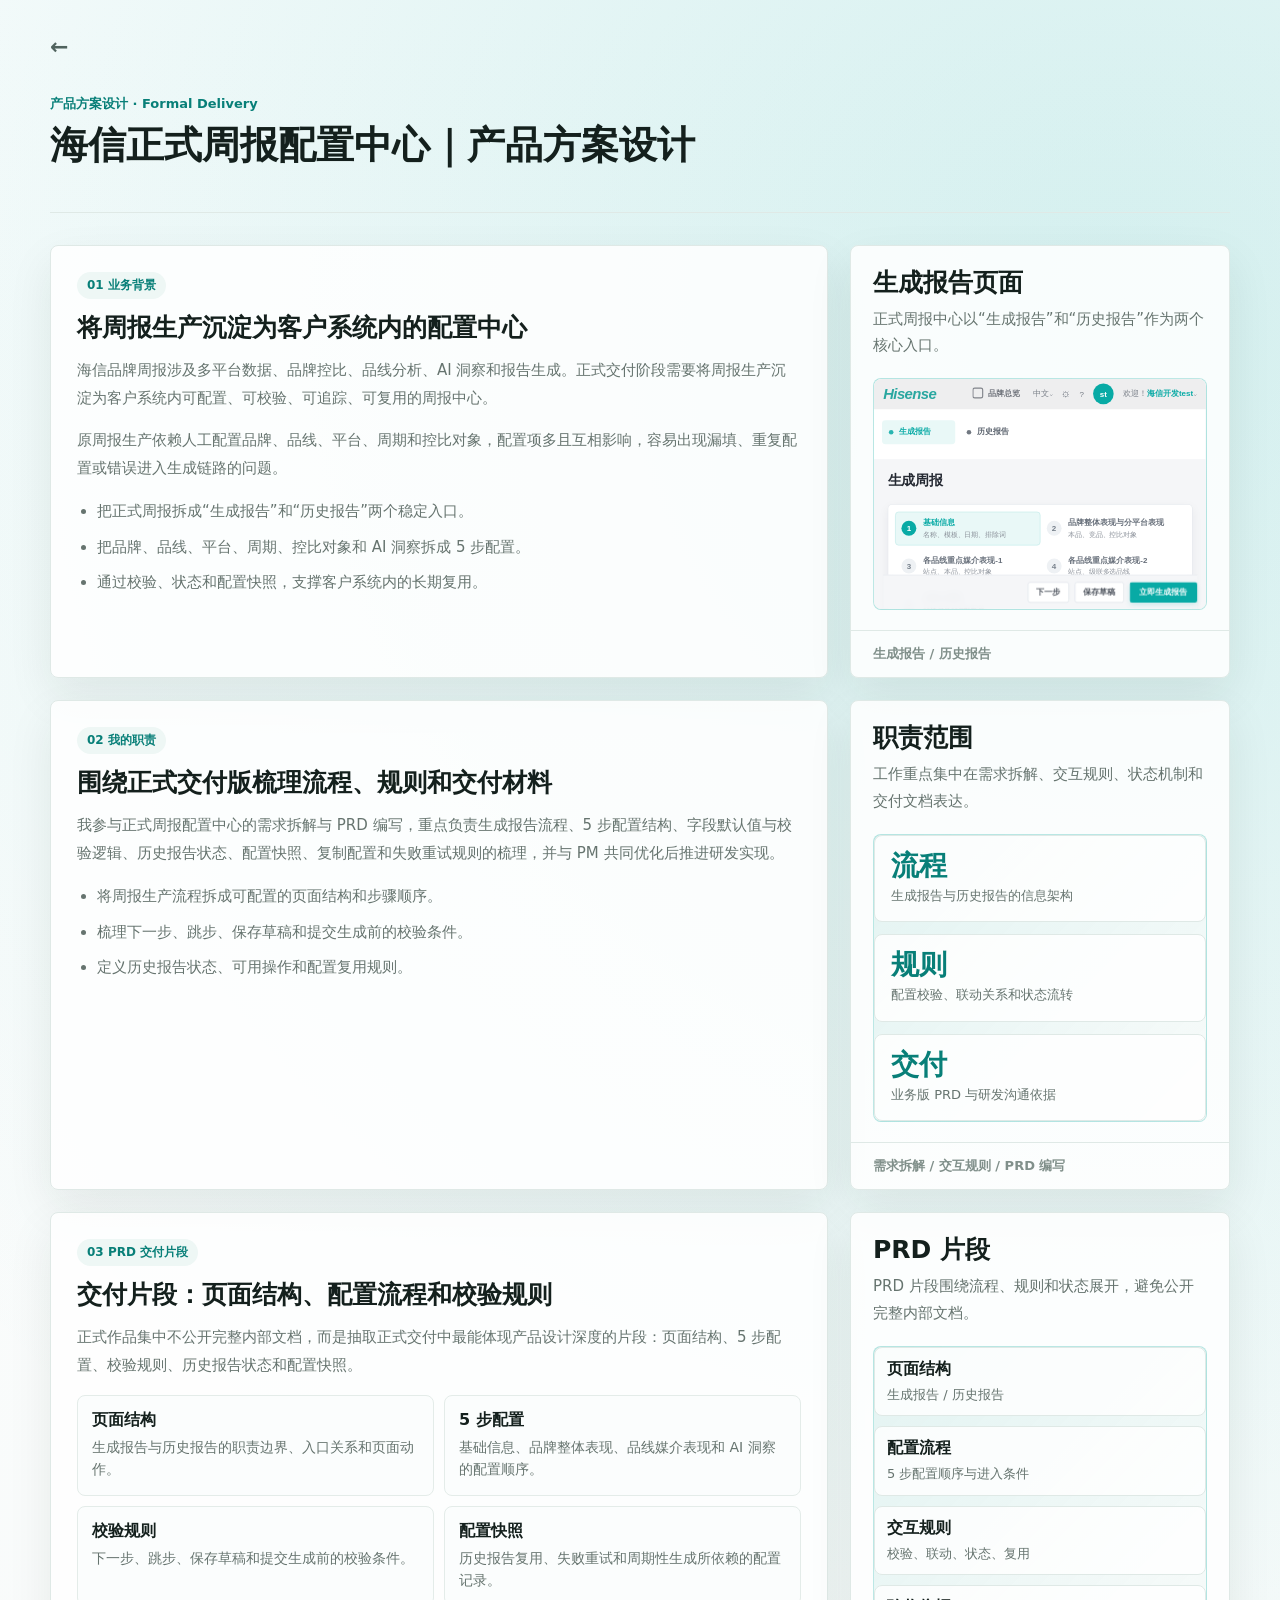
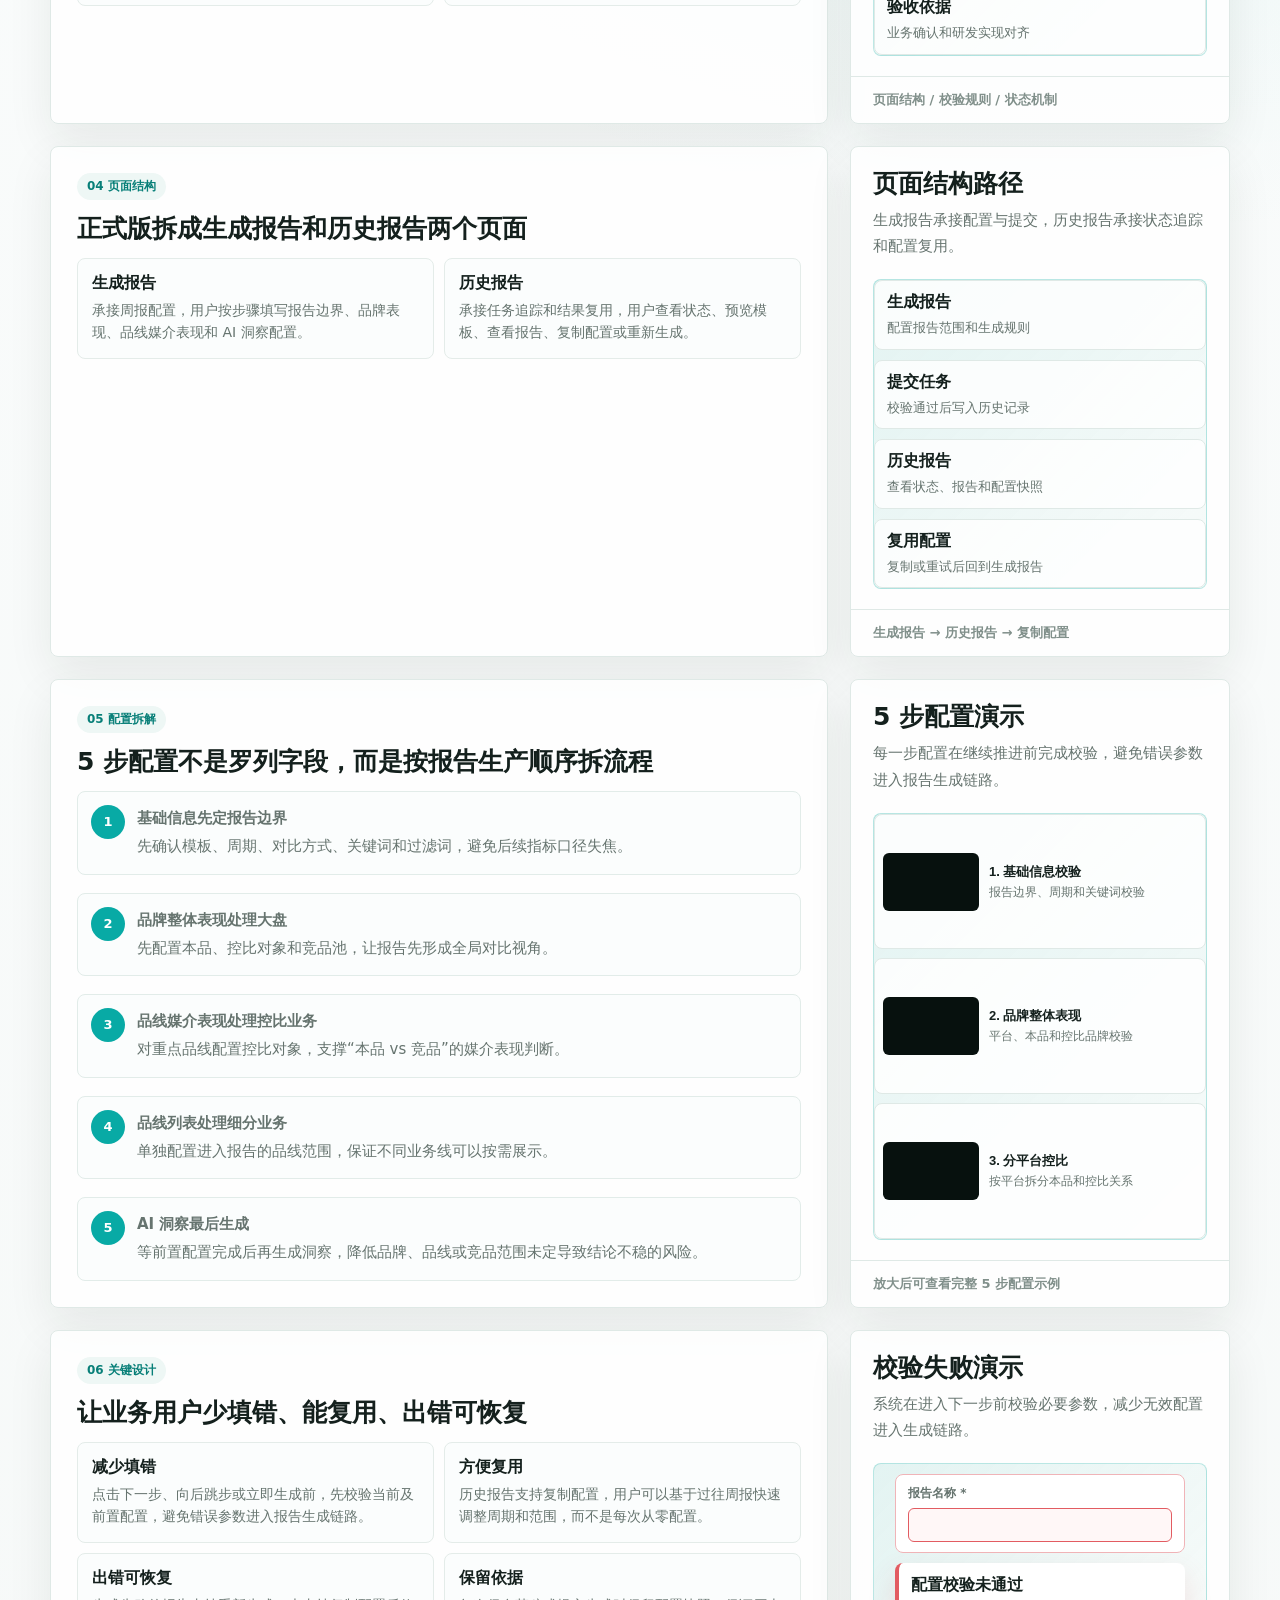
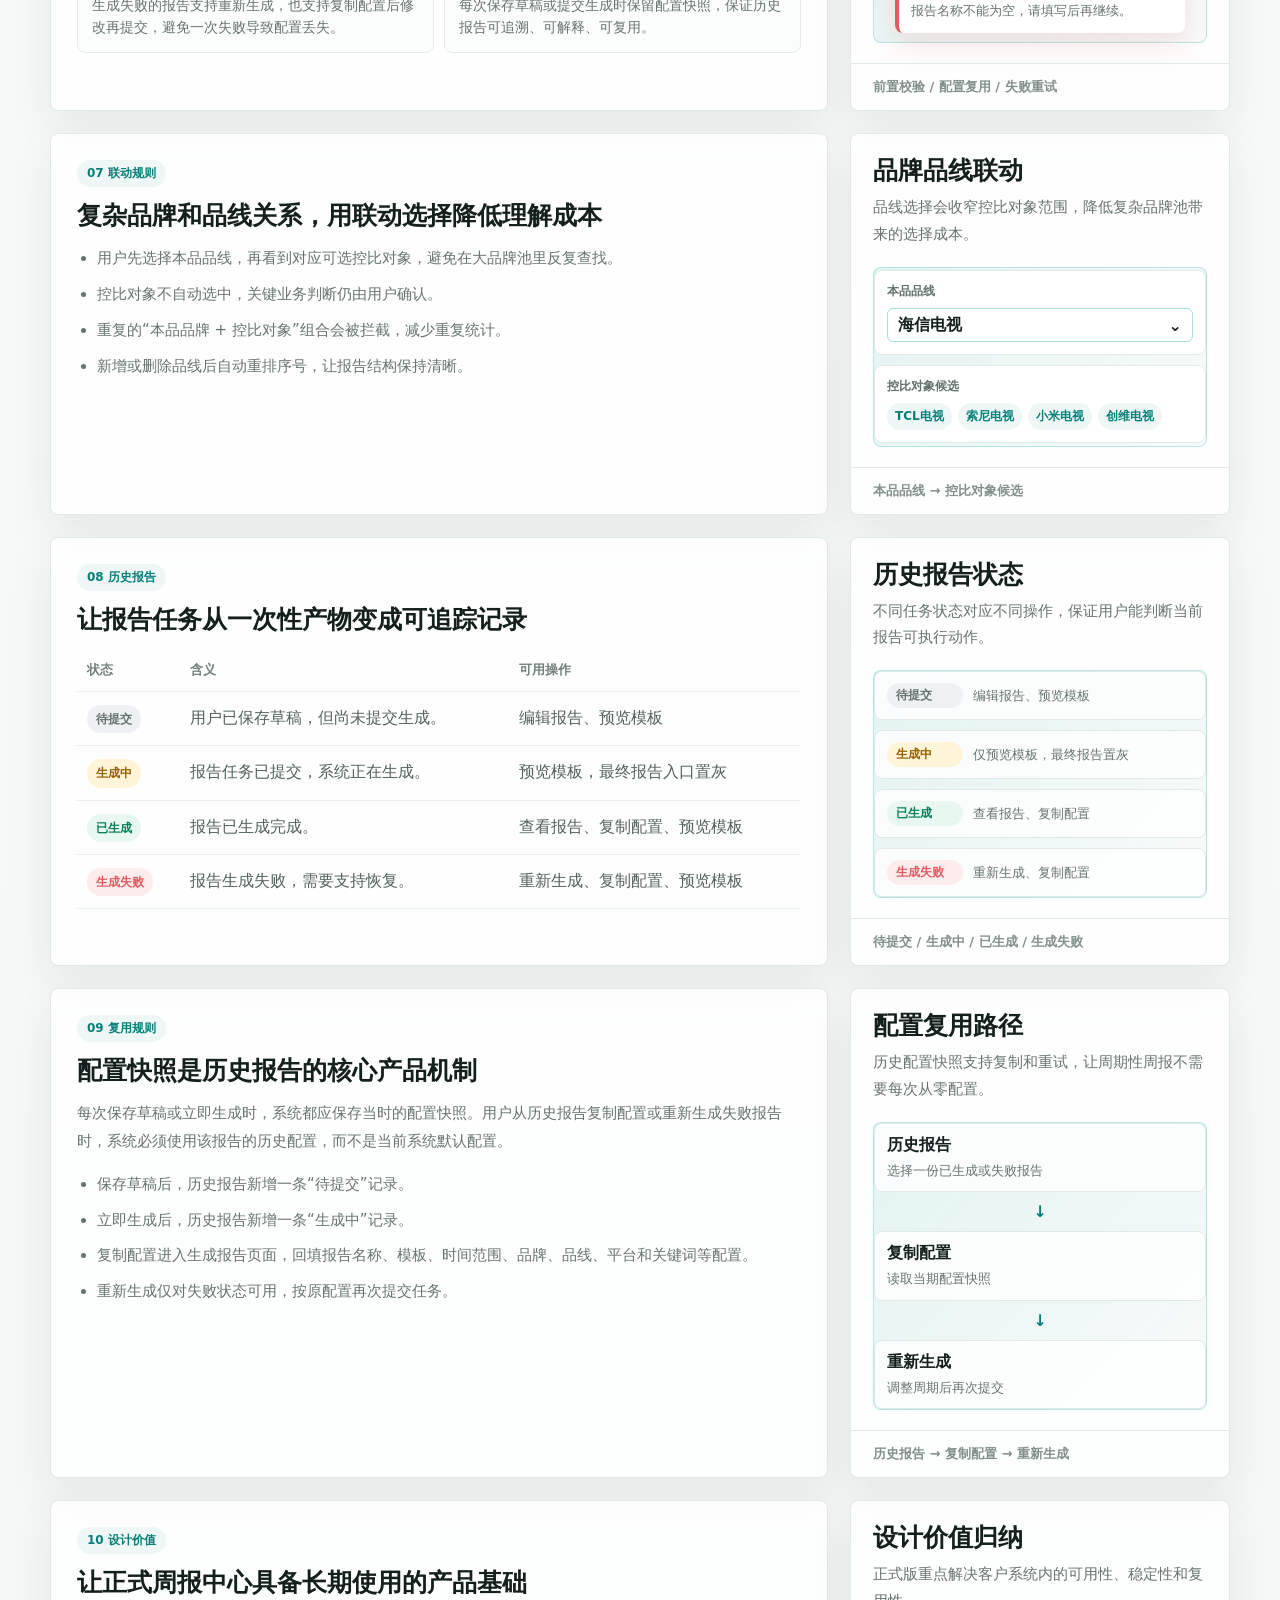
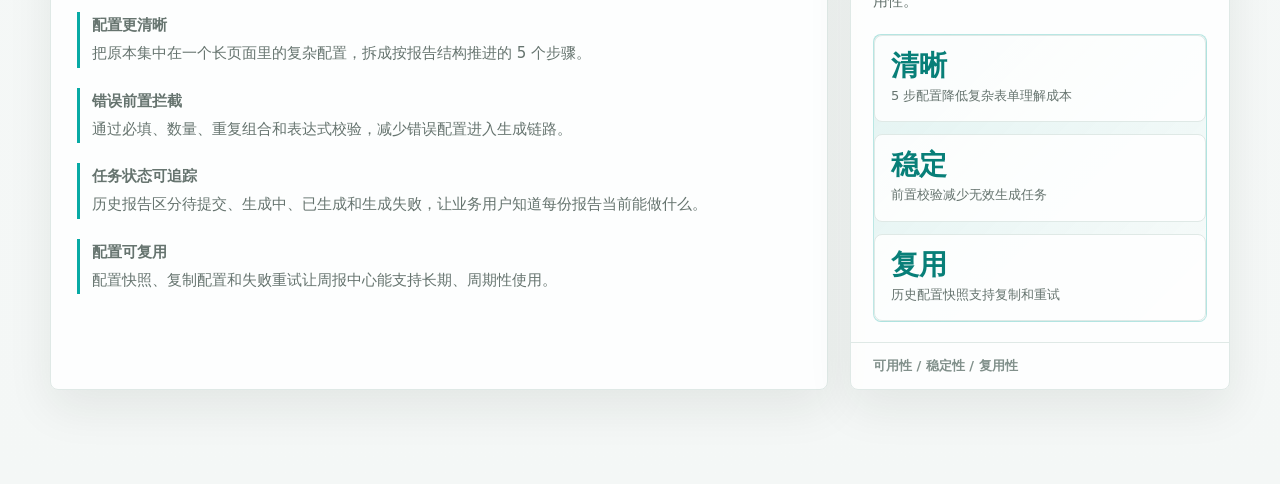
<file: prd/hisense-formal-weekly-center-prd.html>
<!doctype html>
<html lang="zh-CN">
  <head>
    <meta charset="UTF-8" />
    <meta name="viewport" content="width=device-width, initial-scale=1.0" />
    <meta name="robots" content="noindex, nofollow, noarchive, nosnippet" />
      <meta
        name="description"
      content="海信正式周报配置中心产品方案设计，说明正式交付版本的页面结构、配置流程、交互校验、状态流转和复用机制。"
      />
    <title>产品方案设计 | 海信正式周报配置中心</title>
    <link rel="icon" href="../assets/favicon.svg" type="image/svg+xml" />
    <style>
      :root {
        --bg: #f4f7f6;
        --paper: #ffffff;
        --ink: #14201d;
        --muted: #66746f;
        --soft: #eef7f5;
        --line: #dfe9e6;
        --teal: #08aaa5;
        --teal-dark: #087f78;
        --green: #18a875;
        --warn: #f5a524;
        --red: #e25b61;
        --shadow: 0 18px 46px rgba(20, 32, 29, 0.08);
        --max: 1180px;
      }

      * {
        box-sizing: border-box;
      }

      html {
        scroll-behavior: smooth;
        scrollbar-width: none;
      }

      html::-webkit-scrollbar,
      body::-webkit-scrollbar,
      *::-webkit-scrollbar {
        width: 0;
        height: 0;
      }

      body,
      * {
        -ms-overflow-style: none;
        scrollbar-width: none;
      }

      body {
        margin: 0;
        background:
          radial-gradient(circle at 88% 6%, rgba(8, 170, 165, 0.16), transparent 30%),
          linear-gradient(180deg, #fbfdfd 0%, var(--bg) 100%);
        color: var(--ink);
        font-family: "Inter", "Noto Sans SC", system-ui, -apple-system, BlinkMacSystemFont, "Microsoft YaHei", sans-serif;
        letter-spacing: 0;
      }

      a {
        color: inherit;
        text-decoration: none;
      }

      .page {
        width: min(var(--max), calc(100% - 48px));
        margin: 0 auto;
        padding: 34px 0 72px;
      }

      .topbar {
        display: flex;
        align-items: center;
        justify-content: space-between;
        gap: 18px;
        margin-bottom: 36px;
      }

      .back {
        color: #50635e;
        font-size: 22px;
        font-weight: 900;
      }

      .back-to-top {
        position: fixed;
        right: max(28px, calc((100vw - var(--max)) / 2));
        bottom: 28px;
        z-index: 30;
        display: grid;
        width: 42px;
        height: 42px;
        place-items: center;
        border: 1px solid rgba(8, 127, 120, 0.2);
        border-radius: 50%;
        background: rgba(255, 255, 255, 0.84);
        box-shadow: 0 12px 30px rgba(20, 32, 29, 0.12);
        color: var(--teal-dark);
        cursor: pointer;
        font-size: 18px;
        font-weight: 900;
        opacity: 0;
        pointer-events: none;
        transform: translateY(10px);
        transition:
          opacity 0.18s ease,
          transform 0.18s ease,
          background 0.18s ease;
      }

      .back-to-top.is-visible {
        opacity: 1;
        pointer-events: auto;
        transform: translateY(0);
      }

      .back-to-top:hover {
        background: #ffffff;
      }

      .hero {
        margin-bottom: 32px;
        padding-bottom: 30px;
        border-bottom: 1px solid var(--line);
      }

      .eyebrow {
        margin: 0 0 10px;
        color: var(--teal-dark);
        font-size: 13px;
        font-weight: 900;
      }

      h1,
      h2,
      h3,
      p {
        margin-top: 0;
      }

      h1 {
        max-width: 760px;
        margin-bottom: 14px;
        font-size: clamp(28px, 3.2vw, 38px);
        line-height: 1.18;
      }

      .hero-copy {
        max-width: 800px;
        margin: 0;
        color: var(--muted);
        font-size: 17px;
        line-height: 1.85;
      }

      .meta-card,
      .card,
      .evidence-card {
        border: 1px solid var(--line);
        border-radius: 8px;
        background: rgba(255, 255, 255, 0.86);
        box-shadow: var(--shadow);
      }

      .meta-card {
        padding: 14px 16px;
      }

      .meta-card strong {
        display: block;
        margin-bottom: 4px;
        font-size: 18px;
      }

      .meta-card span {
        color: var(--muted);
        font-size: 13px;
      }

      .prd-section {
        display: grid;
        grid-template-columns: minmax(0, 1fr) 380px;
        gap: 22px;
        align-items: stretch;
        margin-bottom: 22px;
        scroll-margin-top: 30px;
      }

      .card {
        padding: 26px;
      }

      .section-label {
        display: inline-flex;
        margin-bottom: 14px;
        border-radius: 999px;
        padding: 5px 10px;
        background: var(--soft);
        color: var(--teal-dark);
        font-size: 12px;
        font-weight: 900;
      }

      .card h2,
      .evidence-card h2 {
        margin-bottom: 14px;
        font-size: 25px;
        line-height: 1.2;
      }

      .card p,
      .card li,
      .evidence-card p,
      .evidence-card li {
        color: var(--muted);
        font-size: 15px;
        line-height: 1.85;
      }

      .card p:last-child,
      .evidence-card p:last-child {
        margin-bottom: 0;
      }

      ul,
      ol {
        margin: 0;
        padding-left: 20px;
      }

      li + li {
        margin-top: 8px;
      }

      .flow-list {
        display: grid;
        gap: 10px;
        padding: 0;
        list-style: none;
      }

      .flow-list li {
        display: grid;
        grid-template-columns: 34px minmax(0, 1fr);
        gap: 12px;
        align-items: start;
        border: 1px solid #e2ece9;
        border-radius: 8px;
        padding: 13px;
        background: #fbfdfd;
      }

      .flow-list b {
        display: grid;
        width: 34px;
        height: 34px;
        place-items: center;
        border-radius: 50%;
        background: var(--teal);
        color: #fff;
        font-size: 13px;
      }

      .rule-grid {
        display: grid;
        grid-template-columns: repeat(2, minmax(0, 1fr));
        gap: 10px;
      }

      .rule {
        border: 1px solid #e4ece9;
        border-radius: 8px;
        padding: 14px;
        background: #fbfdfd;
      }

      .rule strong {
        display: block;
        margin-bottom: 5px;
      }

      .rule span {
        color: var(--muted);
        font-size: 14px;
        line-height: 1.6;
      }

      .state-table {
        width: 100%;
        border-collapse: collapse;
      }

      .state-table th,
      .state-table td {
        border-bottom: 1px solid #e7eeec;
        padding: 12px 10px;
        text-align: left;
        vertical-align: top;
      }

      .state-table th {
        color: #72807b;
        font-size: 13px;
      }

      .state-table td {
        color: #52615d;
        line-height: 1.7;
      }

      .pill {
        display: inline-flex;
        border-radius: 999px;
        padding: 4px 9px;
        font-size: 12px;
        font-weight: 900;
        white-space: nowrap;
      }

      .pill.draft {
        background: #eef1f4;
        color: #65716d;
      }

      .pill.running {
        background: #fff4d8;
        color: #936100;
      }

      .pill.done {
        background: #e8f8f1;
        color: #087f5b;
      }

      .pill.failed {
        background: #fdecec;
        color: var(--red);
      }

      .evidence-card {
        display: grid;
        grid-template-rows: auto minmax(0, 1fr) auto;
        min-height: 360px;
        overflow: hidden;
      }

      .evidence-head {
        padding: 22px 22px 0;
      }

      .evidence-head h2 {
        margin-bottom: 8px;
      }

      .evidence-head p {
        margin-bottom: 0;
        font-size: 15px;
        line-height: 1.75;
      }

      .evidence-visual {
        display: grid;
        place-items: center;
        margin: 20px 22px;
        border: 1px solid rgba(8, 170, 165, 0.24);
        border-radius: 8px;
        background:
          linear-gradient(135deg, rgba(8, 170, 165, 0.09), transparent),
          #f8fbfa;
        min-height: 180px;
        color: #7a8984;
        text-align: center;
      }

      .prototype-thumb {
        position: relative;
        width: 100%;
        min-height: 230px;
        overflow: hidden;
        border-radius: 8px;
        background: #eef3f2;
      }

      .prototype-thumb iframe {
        position: absolute;
        top: 0;
        left: 0;
        width: 175%;
        height: 175%;
        border: 0;
        pointer-events: none;
        transform: scale(0.572);
        transform-origin: 0 0;
      }

      .process-flow,
      .step-demo,
      .state-demo,
      .reuse-flow {
        display: grid;
        width: 100%;
        gap: 10px;
        text-align: left;
      }

      .process-item,
      .step-demo li,
      .state-row,
      .reuse-node {
        border: 1px solid #dfe9e6;
        border-radius: 8px;
        background: rgba(255, 255, 255, 0.82);
        padding: 11px 12px;
      }

      .process-item strong,
      .reuse-node strong {
        display: block;
        margin-bottom: 4px;
        color: var(--ink);
      }

      .process-item span,
      .reuse-node span {
        color: var(--muted);
        font-size: 13px;
        line-height: 1.5;
      }

      .step-demo {
        margin: 0;
        padding: 0;
        list-style: none;
      }

      .step-demo li {
        display: grid;
        grid-template-columns: 24px minmax(0, 1fr);
        gap: 9px;
        align-items: center;
        color: #53635e;
        font-size: 13px;
        font-weight: 800;
      }

      .step-demo b {
        display: grid;
        width: 24px;
        height: 24px;
        place-items: center;
        border-radius: 50%;
        background: #dfe9e6;
        color: #6f807b;
        font-size: 12px;
      }

      .step-demo li.active {
        border-color: rgba(8, 170, 165, 0.42);
        background: var(--soft);
        color: var(--teal-dark);
      }

      .step-demo li.active b {
        background: var(--teal);
        color: #fff;
      }

      .validation-demo {
        display: grid;
        width: min(290px, 100%);
        gap: 10px;
        text-align: left;
      }

      .field-error {
        border: 1px solid #f0b4b8;
        border-radius: 8px;
        background: #fff;
        padding: 10px 12px;
      }

      .field-error span {
        display: block;
        margin-bottom: 6px;
        color: #66746f;
        font-size: 12px;
        font-weight: 800;
      }

      .error-input {
        height: 34px;
        border: 1px solid var(--red);
        border-radius: 6px;
        background: #fff7f7;
      }

      .toast-demo {
        border-left: 4px solid var(--red);
        border-radius: 8px;
        background: #fff;
        box-shadow: 0 12px 28px rgba(226, 91, 97, 0.16);
        padding: 12px;
      }

      .toast-demo strong {
        display: block;
        margin-bottom: 4px;
        color: var(--ink);
      }

      .toast-demo span {
        color: var(--muted);
        font-size: 13px;
        line-height: 1.5;
      }

      .relation-demo {
        display: grid;
        width: 100%;
        gap: 10px;
        text-align: left;
      }

      .select-card {
        border: 1px solid #dfe9e6;
        border-radius: 8px;
        background: #fff;
        padding: 12px;
      }

      .select-card strong {
        display: block;
        margin-bottom: 8px;
        color: #60706b;
        font-size: 12px;
      }

      .select-value {
        display: flex;
        min-height: 34px;
        align-items: center;
        justify-content: space-between;
        border: 1px solid rgba(8, 170, 165, 0.36);
        border-radius: 6px;
        padding: 0 10px;
        color: var(--ink);
        font-weight: 800;
      }

      .option-pills {
        display: flex;
        flex-wrap: wrap;
        gap: 6px;
      }

      .option-pills span {
        border-radius: 999px;
        background: var(--soft);
        padding: 5px 8px;
        color: var(--teal-dark);
        font-size: 12px;
        font-weight: 800;
      }

      .state-row {
        display: grid;
        grid-template-columns: 76px minmax(0, 1fr);
        gap: 10px;
        align-items: center;
      }

      .state-row span:last-child {
        color: var(--muted);
        font-size: 13px;
      }

      .reuse-flow {
        grid-template-columns: 1fr;
      }

      .reuse-arrow {
        color: var(--teal-dark);
        font-weight: 900;
        text-align: center;
      }

      .value-grid {
        display: grid;
        width: 100%;
        gap: 12px;
      }

      .value-card {
        border: 1px solid #dfe9e6;
        border-radius: 8px;
        background: rgba(255, 255, 255, 0.86);
        padding: 16px;
        text-align: left;
      }

      .value-card strong {
        display: block;
        margin-bottom: 5px;
        color: var(--teal-dark);
        font-size: 28px;
        line-height: 1;
      }

      .value-card span {
        color: var(--muted);
        font-size: 13px;
        line-height: 1.5;
      }

      .evidence-foot {
        border-top: 1px solid var(--line);
        padding: 14px 22px;
        color: #81908b;
        font-size: 13px;
        font-weight: 800;
      }

      .side-demo-list {
        display: grid;
        width: 100%;
        gap: 9px;
      }

      .demo-thumb {
        display: grid;
        grid-template-columns: 96px minmax(0, 1fr);
        gap: 10px;
        align-items: center;
        width: 100%;
        overflow: hidden;
        border: 1px solid #dfe9e6;
        border-radius: 8px;
        background: rgba(255, 255, 255, 0.86);
        padding: 8px;
        text-align: left;
        cursor: pointer;
      }

      .demo-thumb:hover {
        border-color: rgba(8, 170, 165, 0.48);
        background: var(--soft);
      }

      .demo-thumb video {
        display: block;
        width: 100%;
        height: 58px;
        border-radius: 6px;
        background: #07110e;
        object-fit: contain;
      }

      .demo-thumb span,
      .demo-thumb b,
      .demo-thumb small {
        display: block;
      }

      .demo-thumb b {
        margin-bottom: 3px;
        color: var(--ink);
        font-size: 13px;
      }

      .demo-thumb small {
        color: var(--muted);
        font-size: 12px;
        line-height: 1.4;
      }

      .compact-demo-visual {
        align-items: stretch;
        min-height: auto;
      }

      .media-modal[hidden] {
        display: none;
      }

      .media-modal {
        position: fixed;
        inset: 0;
        z-index: 20;
        display: grid;
        place-items: center;
        padding: 28px;
      }

      .modal-backdrop {
        position: absolute;
        inset: 0;
        background: rgba(0, 0, 0, 0.72);
        backdrop-filter: blur(8px);
      }

      .modal-panel {
        position: relative;
        z-index: 1;
        width: min(980px, calc(100vw - 56px));
        border: 1px solid rgba(8, 170, 165, 0.34);
        border-radius: 8px;
        background: #f8fbfa;
        box-shadow: 0 28px 80px rgba(0, 0, 0, 0.46);
        padding: 18px;
      }

      .modal-close {
        position: absolute;
        top: 14px;
        right: 14px;
        display: grid;
        width: 34px;
        height: 34px;
        place-items: center;
        border: 1px solid #dbe6e3;
        border-radius: 50%;
        background: #fff;
        color: var(--ink);
        font-size: 22px;
        cursor: pointer;
      }

      .modal-top {
        display: grid;
        gap: 5px;
        padding-right: 46px;
        margin-bottom: 14px;
      }

      .modal-top span {
        color: var(--teal-dark);
        font-size: 13px;
        font-weight: 900;
      }

      .modal-top strong {
        color: var(--ink);
        font-size: 22px;
      }

      .modal-video {
        display: block;
        width: 100%;
        max-height: 66vh;
        border-radius: 8px;
        background: #07110e;
        object-fit: contain;
      }

      .modal-desc {
        margin: 12px 0 0;
        color: var(--muted);
        font-size: 14px;
        line-height: 1.7;
      }

      .modal-actions {
        display: flex;
        justify-content: space-between;
        gap: 12px;
        margin-top: 14px;
      }

      .modal-actions button {
        border: 1px solid rgba(8, 170, 165, 0.35);
        border-radius: 999px;
        background: #fff;
        padding: 9px 14px;
        color: var(--teal-dark);
        font-weight: 900;
        cursor: pointer;
      }

      .modal-actions button[hidden] {
        visibility: hidden;
      }

      .decision-list {
        display: grid;
        gap: 12px;
        padding: 0;
        list-style: none;
      }

      .decision-list li {
        border-left: 3px solid var(--teal);
        padding-left: 12px;
      }

      .snippet-grid {
        display: grid;
        grid-template-columns: repeat(2, minmax(0, 1fr));
        gap: 10px;
      }

      .snippet {
        border: 1px solid #e4ece9;
        border-radius: 8px;
        background: #fbfdfd;
        padding: 14px;
      }

      .snippet strong {
        display: block;
        margin-bottom: 5px;
      }

      .snippet span {
        color: var(--muted);
        font-size: 14px;
        line-height: 1.6;
      }

      @media (max-width: 980px) {
        .hero,
        .prd-section {
          grid-template-columns: 1fr;
        }

      }

      @media (max-width: 680px) {
        .page {
          width: min(var(--max), calc(100% - 28px));
          padding-top: 22px;
        }

        .rule-grid,
        .snippet-grid {
          grid-template-columns: 1fr;
        }

        .demo-thumb {
          grid-template-columns: 84px minmax(0, 1fr);
        }

        .modal-panel {
          width: min(100%, calc(100vw - 28px));
          padding: 14px;
        }

        .card,
        .evidence-head {
          padding: 20px;
        }

        .evidence-visual {
          margin: 18px 20px;
        }
      }
    </style>
  </head>
  <body>
    <main class="page">
      <header class="topbar">
        <a class="back" href="../cases/hisense.html" aria-label="返回海信项目页">←</a>
      </header>

      <section class="hero">
        <div>
          <p class="eyebrow">产品方案设计 · Formal Delivery</p>
          <h1>海信正式周报配置中心｜产品方案设计</h1>
        </div>
      </section>

      <section id="background" class="prd-section">
        <article class="card">
          <span class="section-label">01 业务背景</span>
          <h2>将周报生产沉淀为客户系统内的配置中心</h2>
          <p>
            海信品牌周报涉及多平台数据、品牌控比、品线分析、AI 洞察和报告生成。正式交付阶段需要将周报生产沉淀为客户系统内可配置、可校验、可追踪、可复用的周报中心。
          </p>
          <p>
            原周报生产依赖人工配置品牌、品线、平台、周期和控比对象，配置项多且互相影响，容易出现漏填、重复配置或错误进入生成链路的问题。
          </p>
          <ul>
            <li>把正式周报拆成“生成报告”和“历史报告”两个稳定入口。</li>
            <li>把品牌、品线、平台、周期、控比对象和 AI 洞察拆成 5 步配置。</li>
            <li>通过校验、状态和配置快照，支撑客户系统内的长期复用。</li>
          </ul>
        </article>
        <aside class="evidence-card">
          <div class="evidence-head">
            <h2>生成报告页面</h2>
            <p>正式周报中心以“生成报告”和“历史报告”作为两个核心入口。</p>
          </div>
          <div class="evidence-visual" aria-hidden="true">
            <div class="prototype-thumb">
              <iframe src="../demos/hisense-weekly-config.html" title="正式周报中心页面缩略图" tabindex="-1"></iframe>
            </div>
          </div>
          <div class="evidence-foot">生成报告 / 历史报告</div>
        </aside>
      </section>

      <section id="role" class="prd-section">
        <article class="card">
          <span class="section-label">02 我的职责</span>
          <h2>围绕正式交付版梳理流程、规则和交付材料</h2>
          <p>
            我参与正式周报配置中心的需求拆解与 PRD 编写，重点负责生成报告流程、5 步配置结构、字段默认值与校验逻辑、历史报告状态、配置快照、复制配置和失败重试规则的梳理，并与 PM 共同优化后推进研发实现。
          </p>
          <ul>
            <li>将周报生产流程拆成可配置的页面结构和步骤顺序。</li>
            <li>梳理下一步、跳步、保存草稿和提交生成前的校验条件。</li>
            <li>定义历史报告状态、可用操作和配置复用规则。</li>
          </ul>
        </article>
        <aside class="evidence-card">
          <div class="evidence-head">
            <h2>职责范围</h2>
            <p>工作重点集中在需求拆解、交互规则、状态机制和交付文档表达。</p>
          </div>
          <div class="evidence-visual" aria-hidden="true">
            <div class="value-grid">
              <div class="value-card"><strong>流程</strong><span>生成报告与历史报告的信息架构</span></div>
              <div class="value-card"><strong>规则</strong><span>配置校验、联动关系和状态流转</span></div>
              <div class="value-card"><strong>交付</strong><span>业务版 PRD 与研发沟通依据</span></div>
            </div>
          </div>
          <div class="evidence-foot">需求拆解 / 交互规则 / PRD 编写</div>
        </aside>
      </section>

      <section id="prd-fragments" class="prd-section">
        <article class="card">
          <span class="section-label">03 PRD 交付片段</span>
          <h2>交付片段：页面结构、配置流程和校验规则</h2>
          <p>
            正式作品集中不公开完整内部文档，而是抽取正式交付中最能体现产品设计深度的片段：页面结构、5 步配置、校验规则、历史报告状态和配置快照。
          </p>
          <div class="snippet-grid">
            <div class="snippet"><strong>页面结构</strong><span>生成报告与历史报告的职责边界、入口关系和页面动作。</span></div>
            <div class="snippet"><strong>5 步配置</strong><span>基础信息、品牌整体表现、品线媒介表现和 AI 洞察的配置顺序。</span></div>
            <div class="snippet"><strong>校验规则</strong><span>下一步、跳步、保存草稿和提交生成前的校验条件。</span></div>
            <div class="snippet"><strong>配置快照</strong><span>历史报告复用、失败重试和周期性生成所依赖的配置记录。</span></div>
          </div>
        </article>
        <aside class="evidence-card">
          <div class="evidence-head">
            <h2>PRD 片段</h2>
            <p>PRD 片段围绕流程、规则和状态展开，避免公开完整内部文档。</p>
          </div>
          <div class="evidence-visual" aria-hidden="true">
            <div class="process-flow">
              <div class="process-item"><strong>页面结构</strong><span>生成报告 / 历史报告</span></div>
              <div class="process-item"><strong>配置流程</strong><span>5 步配置顺序与进入条件</span></div>
              <div class="process-item"><strong>交互规则</strong><span>校验、联动、状态、复用</span></div>
              <div class="process-item"><strong>验收依据</strong><span>业务确认和研发实现对齐</span></div>
            </div>
          </div>
          <div class="evidence-foot">页面结构 / 校验规则 / 状态机制</div>
        </aside>
      </section>

      <section id="structure" class="prd-section">
        <article class="card">
          <span class="section-label">04 页面结构</span>
          <h2>正式版拆成生成报告和历史报告两个页面</h2>
          <div class="rule-grid">
            <div class="rule">
              <strong>生成报告</strong>
              <span>承接周报配置，用户按步骤填写报告边界、品牌表现、品线媒介表现和 AI 洞察配置。</span>
            </div>
            <div class="rule">
              <strong>历史报告</strong>
              <span>承接任务追踪和结果复用，用户查看状态、预览模板、查看报告、复制配置或重新生成。</span>
            </div>
          </div>
        </article>
        <aside class="evidence-card">
          <div class="evidence-head">
            <h2>页面结构路径</h2>
            <p>生成报告承接配置与提交，历史报告承接状态追踪和配置复用。</p>
          </div>
          <div class="evidence-visual" aria-hidden="true">
            <div class="process-flow">
              <div class="process-item"><strong>生成报告</strong><span>配置报告范围和生成规则</span></div>
              <div class="process-item"><strong>提交任务</strong><span>校验通过后写入历史记录</span></div>
              <div class="process-item"><strong>历史报告</strong><span>查看状态、报告和配置快照</span></div>
              <div class="process-item"><strong>复用配置</strong><span>复制或重试后回到生成报告</span></div>
            </div>
          </div>
          <div class="evidence-foot">生成报告 → 历史报告 → 复制配置</div>
        </aside>
      </section>

      <section id="flow" class="prd-section">
        <article class="card">
          <span class="section-label">05 配置拆解</span>
          <h2>5 步配置不是罗列字段，而是按报告生产顺序拆流程</h2>
          <ol class="flow-list">
            <li><b>1</b><span><strong>基础信息先定报告边界</strong><br />先确认模板、周期、对比方式、关键词和过滤词，避免后续指标口径失焦。</span></li>
            <li><b>2</b><span><strong>品牌整体表现处理大盘</strong><br />先配置本品、控比对象和竞品池，让报告先形成全局对比视角。</span></li>
            <li><b>3</b><span><strong>品线媒介表现处理控比业务</strong><br />对重点品线配置控比对象，支撑“本品 vs 竞品”的媒介表现判断。</span></li>
            <li><b>4</b><span><strong>品线列表处理细分业务</strong><br />单独配置进入报告的品线范围，保证不同业务线可以按需展示。</span></li>
            <li><b>5</b><span><strong>AI 洞察最后生成</strong><br />等前置配置完成后再生成洞察，降低品牌、品线或竞品范围未定导致结论不稳的风险。</span></li>
          </ol>
        </article>
        <aside id="demo" class="evidence-card">
          <div class="evidence-head">
            <h2>5 步配置演示</h2>
            <p>每一步配置在继续推进前完成校验，避免错误参数进入报告生成链路。</p>
          </div>
          <div class="evidence-visual compact-demo-visual">
            <div class="side-demo-list">
              <button class="demo-thumb" type="button" data-demo-index="0">
                <video src="../assets/videos/hisense/hisense-formal-01-basic-info-validation.mp4" autoplay muted loop playsinline></video>
                <span><b>1. 基础信息校验</b><small>报告边界、周期和关键词校验</small></span>
              </button>
              <button class="demo-thumb" type="button" data-demo-index="1">
                <video src="../assets/videos/hisense/hisense-formal-02-brand-performance-validation.mp4" autoplay muted loop playsinline></video>
                <span><b>2. 品牌整体表现</b><small>平台、本品和控比品牌校验</small></span>
              </button>
              <button class="demo-thumb" type="button" data-demo-index="2">
                <video src="../assets/videos/hisense/hisense-formal-03-platform-brand-validation.mp4" autoplay muted loop playsinline></video>
                <span><b>3. 分平台控比</b><small>按平台拆分本品和控比关系</small></span>
              </button>
            </div>
          </div>
          <div class="evidence-foot">放大后可查看完整 5 步配置示例</div>
        </aside>
      </section>

      <section id="design" class="prd-section">
        <article class="card">
          <span class="section-label">06 关键设计</span>
          <h2>让业务用户少填错、能复用、出错可恢复</h2>
          <div class="rule-grid">
            <div class="rule">
              <strong>减少填错</strong>
              <span>点击下一步、向后跳步或立即生成前，先校验当前及前置配置，避免错误参数进入报告生成链路。</span>
            </div>
            <div class="rule">
              <strong>方便复用</strong>
              <span>历史报告支持复制配置，用户可以基于过往周报快速调整周期和范围，而不是每次从零配置。</span>
            </div>
            <div class="rule">
              <strong>出错可恢复</strong>
              <span>生成失败的报告支持重新生成，也支持复制配置后修改再提交，避免一次失败导致配置丢失。</span>
            </div>
            <div class="rule">
              <strong>保留依据</strong>
              <span>每次保存草稿或提交生成时保留配置快照，保证历史报告可追溯、可解释、可复用。</span>
            </div>
          </div>
        </article>
        <aside class="evidence-card">
          <div class="evidence-head">
            <h2>校验失败演示</h2>
            <p>系统在进入下一步前校验必要参数，减少无效配置进入生成链路。</p>
          </div>
          <div class="evidence-visual" aria-hidden="true">
            <div class="validation-demo">
              <div class="field-error">
                <span>报告名称 *</span>
                <div class="error-input"></div>
              </div>
              <div class="toast-demo">
                <strong>配置校验未通过</strong>
                <span>报告名称不能为空，请填写后再继续。</span>
              </div>
            </div>
          </div>
          <div class="evidence-foot">前置校验 / 配置复用 / 失败重试</div>
        </aside>
      </section>

      <section class="prd-section">
        <article class="card">
          <span class="section-label">07 联动规则</span>
          <h2>复杂品牌和品线关系，用联动选择降低理解成本</h2>
          <ul>
            <li>用户先选择本品品线，再看到对应可选控比对象，避免在大品牌池里反复查找。</li>
            <li>控比对象不自动选中，关键业务判断仍由用户确认。</li>
            <li>重复的“本品品牌 + 控比对象”组合会被拦截，减少重复统计。</li>
            <li>新增或删除品线后自动重排序号，让报告结构保持清晰。</li>
          </ul>
        </article>
        <aside class="evidence-card">
          <div class="evidence-head">
            <h2>品牌品线联动</h2>
            <p>品线选择会收窄控比对象范围，降低复杂品牌池带来的选择成本。</p>
          </div>
          <div class="evidence-visual" aria-hidden="true">
            <div class="relation-demo">
              <div class="select-card">
                <strong>本品品线</strong>
                <div class="select-value">海信电视 <span>⌄</span></div>
              </div>
              <div class="select-card">
                <strong>控比对象候选</strong>
                <div class="option-pills">
                  <span>TCL电视</span>
                  <span>索尼电视</span>
                  <span>小米电视</span>
                  <span>创维电视</span>
                </div>
              </div>
            </div>
          </div>
          <div class="evidence-foot">本品品线 → 控比对象候选</div>
        </aside>
      </section>

      <section id="history" class="prd-section">
        <article class="card">
          <span class="section-label">08 历史报告</span>
          <h2>让报告任务从一次性产物变成可追踪记录</h2>
          <table class="state-table">
            <thead>
              <tr>
                <th>状态</th>
                <th>含义</th>
                <th>可用操作</th>
              </tr>
            </thead>
            <tbody>
              <tr>
                <td><span class="pill draft">待提交</span></td>
                <td>用户已保存草稿，但尚未提交生成。</td>
                <td>编辑报告、预览模板</td>
              </tr>
              <tr>
                <td><span class="pill running">生成中</span></td>
                <td>报告任务已提交，系统正在生成。</td>
                <td>预览模板，最终报告入口置灰</td>
              </tr>
              <tr>
                <td><span class="pill done">已生成</span></td>
                <td>报告已生成完成。</td>
                <td>查看报告、复制配置、预览模板</td>
              </tr>
              <tr>
                <td><span class="pill failed">生成失败</span></td>
                <td>报告生成失败，需要支持恢复。</td>
                <td>重新生成、复制配置、预览模板</td>
              </tr>
            </tbody>
          </table>
        </article>
        <aside class="evidence-card">
          <div class="evidence-head">
            <h2>历史报告状态</h2>
            <p>不同任务状态对应不同操作，保证用户能判断当前报告可执行动作。</p>
          </div>
          <div class="evidence-visual" aria-hidden="true">
            <div class="state-demo">
              <div class="state-row"><span class="pill draft">待提交</span><span>编辑报告、预览模板</span></div>
              <div class="state-row"><span class="pill running">生成中</span><span>仅预览模板，最终报告置灰</span></div>
              <div class="state-row"><span class="pill done">已生成</span><span>查看报告、复制配置</span></div>
              <div class="state-row"><span class="pill failed">生成失败</span><span>重新生成、复制配置</span></div>
            </div>
          </div>
          <div class="evidence-foot">待提交 / 生成中 / 已生成 / 生成失败</div>
        </aside>
      </section>

      <section class="prd-section">
        <article class="card">
          <span class="section-label">09 复用规则</span>
          <h2>配置快照是历史报告的核心产品机制</h2>
          <p>
            每次保存草稿或立即生成时，系统都应保存当时的配置快照。用户从历史报告复制配置或重新生成失败报告时，系统必须使用该报告的历史配置，而不是当前系统默认配置。
          </p>
          <ul>
            <li>保存草稿后，历史报告新增一条“待提交”记录。</li>
            <li>立即生成后，历史报告新增一条“生成中”记录。</li>
            <li>复制配置进入生成报告页面，回填报告名称、模板、时间范围、品牌、品线、平台和关键词等配置。</li>
            <li>重新生成仅对失败状态可用，按原配置再次提交任务。</li>
          </ul>
        </article>
        <aside class="evidence-card">
          <div class="evidence-head">
            <h2>配置复用路径</h2>
            <p>历史配置快照支持复制和重试，让周期性周报不需要每次从零配置。</p>
          </div>
          <div class="evidence-visual" aria-hidden="true">
            <div class="reuse-flow">
              <div class="reuse-node"><strong>历史报告</strong><span>选择一份已生成或失败报告</span></div>
              <div class="reuse-arrow">↓</div>
              <div class="reuse-node"><strong>复制配置</strong><span>读取当期配置快照</span></div>
              <div class="reuse-arrow">↓</div>
              <div class="reuse-node"><strong>重新生成</strong><span>调整周期后再次提交</span></div>
            </div>
          </div>
          <div class="evidence-foot">历史报告 → 复制配置 → 重新生成</div>
        </aside>
      </section>

      <section id="value" class="prd-section">
        <article class="card">
          <span class="section-label">10 设计价值</span>
          <h2>让正式周报中心具备长期使用的产品基础</h2>
          <ul class="decision-list">
            <li>
              <strong>配置更清晰</strong>
              <p>把原本集中在一个长页面里的复杂配置，拆成按报告结构推进的 5 个步骤。</p>
            </li>
            <li>
              <strong>错误前置拦截</strong>
              <p>通过必填、数量、重复组合和表达式校验，减少错误配置进入生成链路。</p>
            </li>
            <li>
              <strong>任务状态可追踪</strong>
              <p>历史报告区分待提交、生成中、已生成和生成失败，让业务用户知道每份报告当前能做什么。</p>
            </li>
            <li>
              <strong>配置可复用</strong>
              <p>配置快照、复制配置和失败重试让周报中心能支持长期、周期性使用。</p>
            </li>
          </ul>
        </article>
        <aside class="evidence-card">
          <div class="evidence-head">
            <h2>设计价值归纳</h2>
            <p>正式版重点解决客户系统内的可用性、稳定性和复用性。</p>
          </div>
          <div class="evidence-visual">
            <div class="value-grid">
              <div class="value-card"><strong>清晰</strong><span>5 步配置降低复杂表单理解成本</span></div>
              <div class="value-card"><strong>稳定</strong><span>前置校验减少无效生成任务</span></div>
              <div class="value-card"><strong>复用</strong><span>历史配置快照支持复制和重试</span></div>
            </div>
          </div>
          <div class="evidence-foot">可用性 / 稳定性 / 复用性</div>
        </aside>
      </section>
    </main>
    <div class="media-modal" id="demoModal" role="dialog" aria-modal="true" aria-labelledby="modalTitle" hidden>
      <div class="modal-backdrop" data-modal-close></div>
      <section class="modal-panel">
        <button class="modal-close" type="button" data-modal-close aria-label="关闭">×</button>
        <div class="modal-top">
          <span id="modalStep">Step 01</span>
          <strong id="modalTitle">基础信息校验</strong>
        </div>
        <video class="modal-video" id="modalVideo" autoplay muted loop playsinline controls></video>
        <p class="modal-desc" id="modalDesc"></p>
        <div class="modal-actions">
          <button type="button" id="modalPrev">← 上一步</button>
          <button type="button" id="modalNext">下一步 →</button>
        </div>
      </section>
    </div>
    <button class="back-to-top" type="button" aria-label="回到顶部">↑</button>
    <script>
      const backToTop = document.querySelector('.back-to-top');
      const demoItems = [
        {
          step: 'Step 01',
          title: '基础信息校验',
          src: '../assets/videos/hisense/hisense-formal-01-basic-info-validation.mp4',
          desc: '报告名称、模板、周期、对比方式、关键词和过滤词等基础信息先触发校验，再补齐配置并进入下一步。'
        },
        {
          step: 'Step 02',
          title: '品牌整体表现配置',
          src: '../assets/videos/hisense/hisense-formal-02-brand-performance-validation.mp4',
          desc: '平台、本品品牌和控比品牌配置会被前置校验，保证品牌层面的 SOV、SOE、NSR 等指标有明确比较对象。'
        },
        {
          step: 'Step 03',
          title: '分平台本品控比配置',
          src: '../assets/videos/hisense/hisense-formal-03-platform-brand-validation.mp4',
          desc: '按平台拆分本品和控比关系，避免不同渠道的统计范围混用。'
        },
        {
          step: 'Step 04',
          title: '品线媒介表现配置',
          src: '../assets/videos/hisense/hisense-formal-04-line-media-validation.mp4',
          desc: '品线范围、平台和控比对象进入配置校验，支撑品线层面的媒介表现分析。'
        },
        {
          step: 'Step 05',
          title: '品线 AI 洞察配置',
          src: '../assets/videos/hisense/hisense-formal-05-line-ai-insight-validation.mp4',
          desc: '前置品牌、品线和竞品范围确认后，再进入 AI 洞察配置和报告提交。'
        }
      ];

      const modal = document.getElementById('demoModal');
      const modalStep = document.getElementById('modalStep');
      const modalTitle = document.getElementById('modalTitle');
      const modalVideo = document.getElementById('modalVideo');
      const modalDesc = document.getElementById('modalDesc');
      const modalPrev = document.getElementById('modalPrev');
      const modalNext = document.getElementById('modalNext');
      let currentDemoIndex = 0;

      function renderDemo(index) {
        const item = demoItems[index];
        currentDemoIndex = index;
        modalStep.textContent = item.step;
        modalTitle.textContent = item.title;
        modalVideo.src = item.src;
        modalDesc.textContent = item.desc;
        modalPrev.hidden = index === 0;
        modalNext.textContent = index === demoItems.length - 1 ? '回到第 1 步 →' : '下一步 →';
        modalVideo.play().catch(() => {});
      }

      function openDemo(index) {
        renderDemo(index);
        modal.hidden = false;
        modal.setAttribute('aria-hidden', 'false');
        document.body.style.overflow = 'hidden';
      }

      function closeDemo() {
        modal.hidden = true;
        modal.setAttribute('aria-hidden', 'true');
        document.body.style.overflow = '';
        modalVideo.pause();
        modalVideo.removeAttribute('src');
        modalVideo.load();
      }

      document.querySelectorAll('.demo-thumb').forEach((button) => {
        button.addEventListener('click', () => openDemo(Number(button.dataset.demoIndex)));
      });

      modalPrev.addEventListener('click', () => {
        if (currentDemoIndex > 0) renderDemo(currentDemoIndex - 1);
      });

      modalNext.addEventListener('click', () => {
        const nextIndex = currentDemoIndex === demoItems.length - 1 ? 0 : currentDemoIndex + 1;
        renderDemo(nextIndex);
      });

      document.querySelectorAll('[data-modal-close]').forEach((item) => {
        item.addEventListener('click', closeDemo);
      });

      document.addEventListener('keydown', (event) => {
        if (modal.hidden) return;
        if (event.key === 'Escape') closeDemo();
        if (event.key === 'ArrowRight') modalNext.click();
        if (event.key === 'ArrowLeft' && currentDemoIndex > 0) modalPrev.click();
      });

      function updateBackToTop() {
        backToTop.classList.toggle('is-visible', window.scrollY > window.innerHeight * 0.8);
      }

      backToTop.addEventListener('click', () => {
        window.scrollTo({ top: 0, behavior: 'smooth' });
      });

      updateBackToTop();
      window.addEventListener('scroll', updateBackToTop, { passive: true });
    </script>
  </body>
</html>
</file>
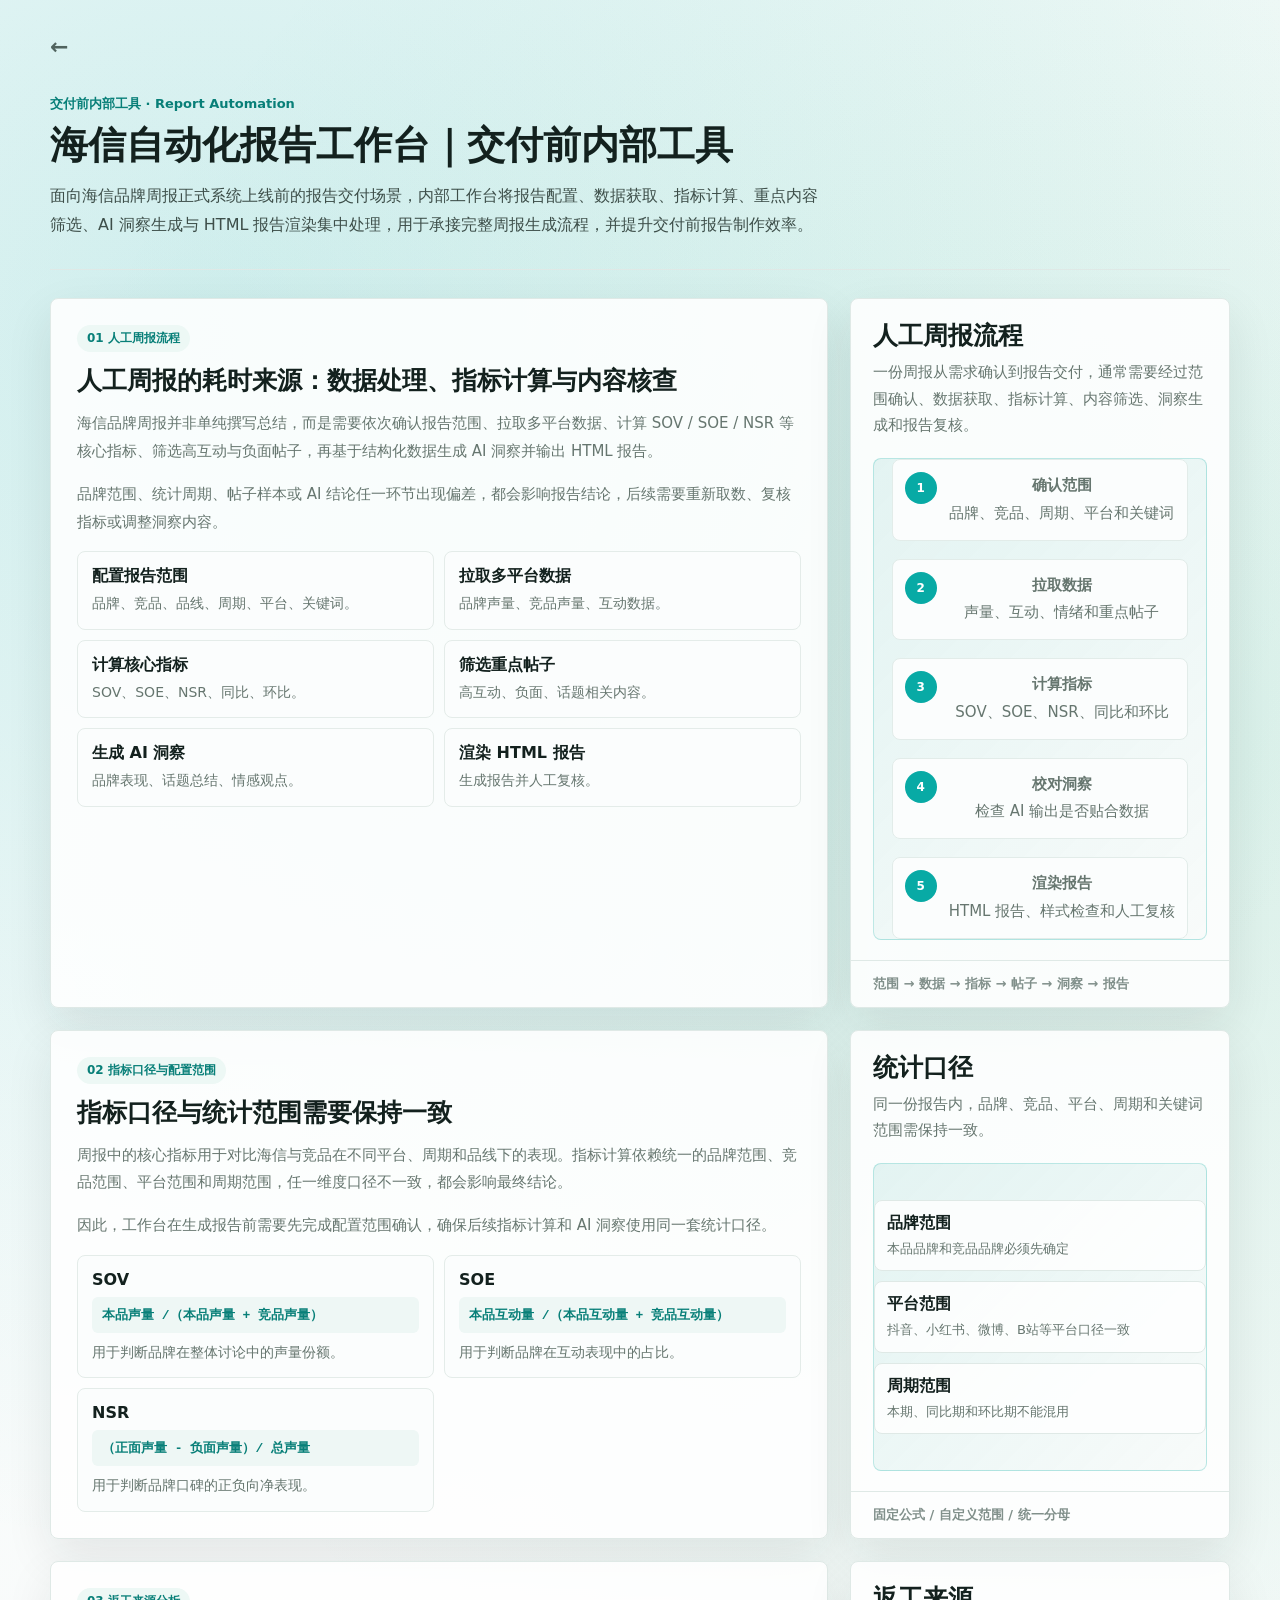
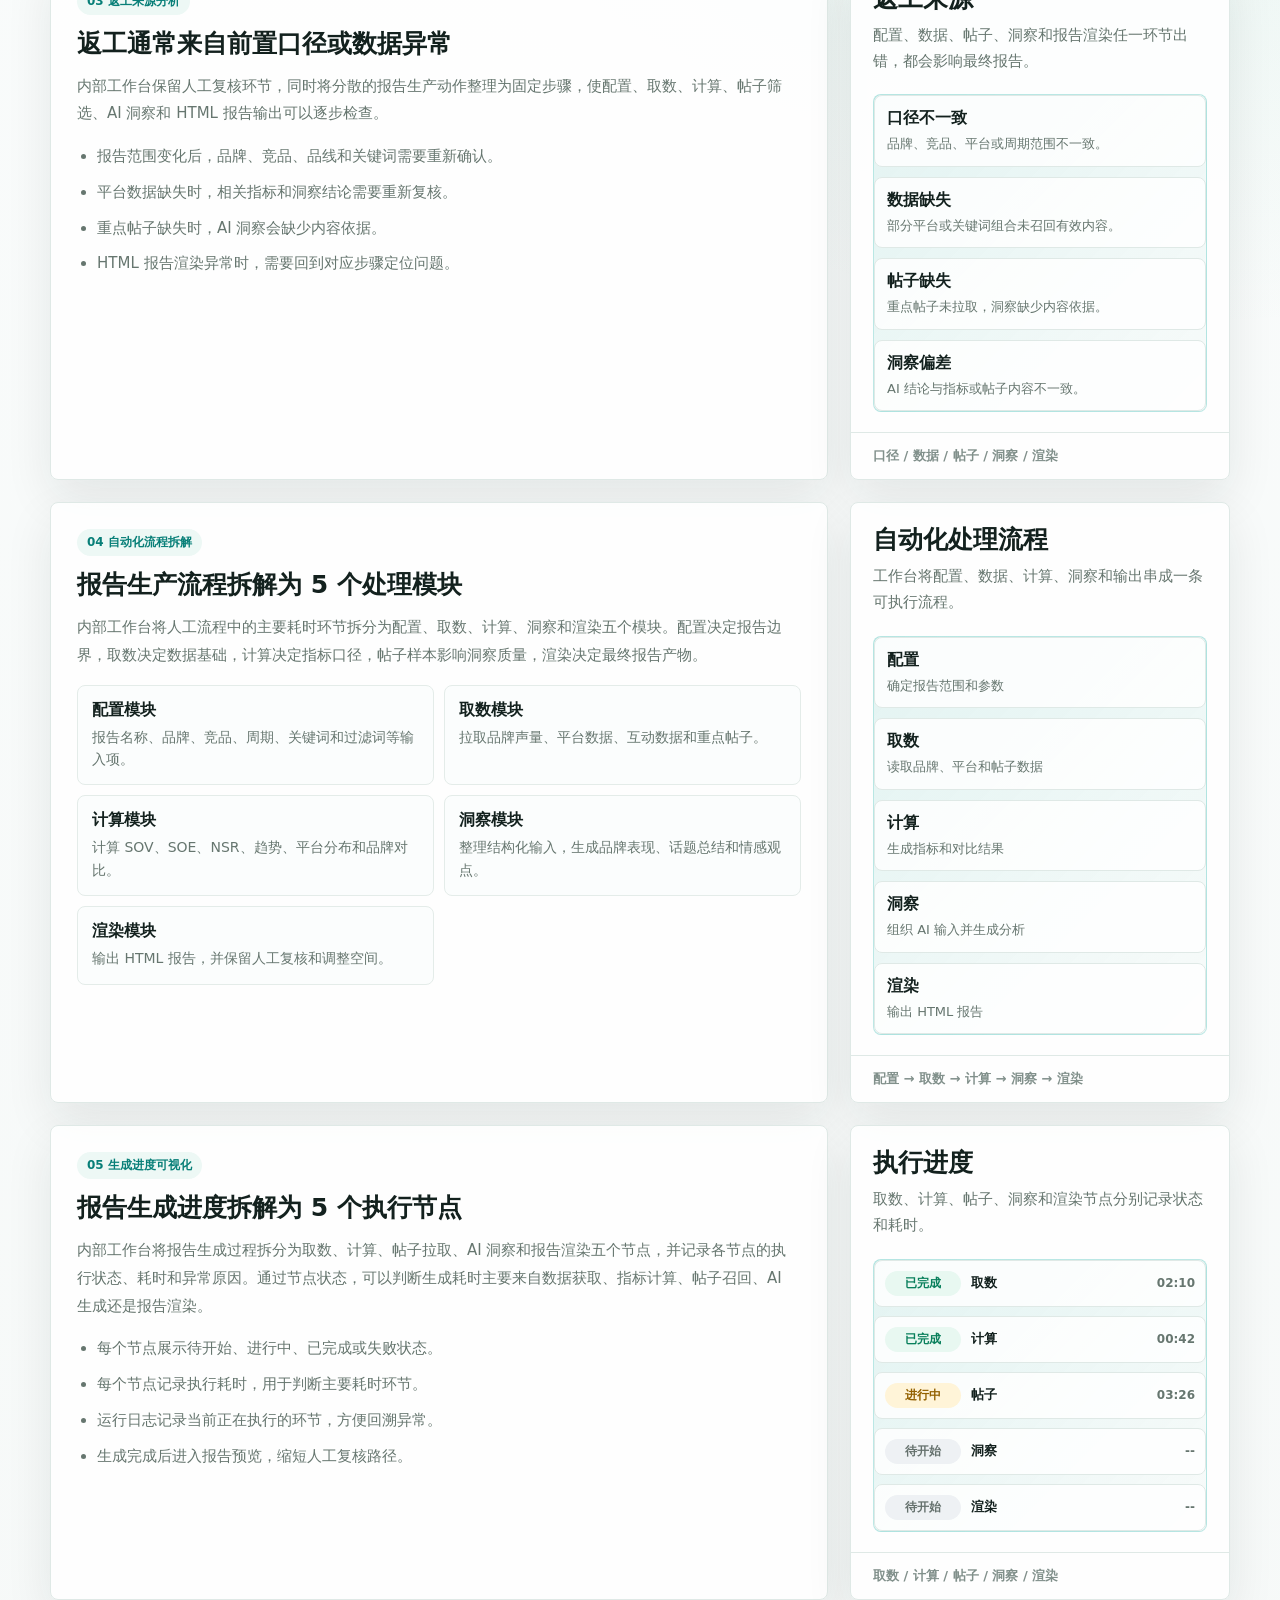
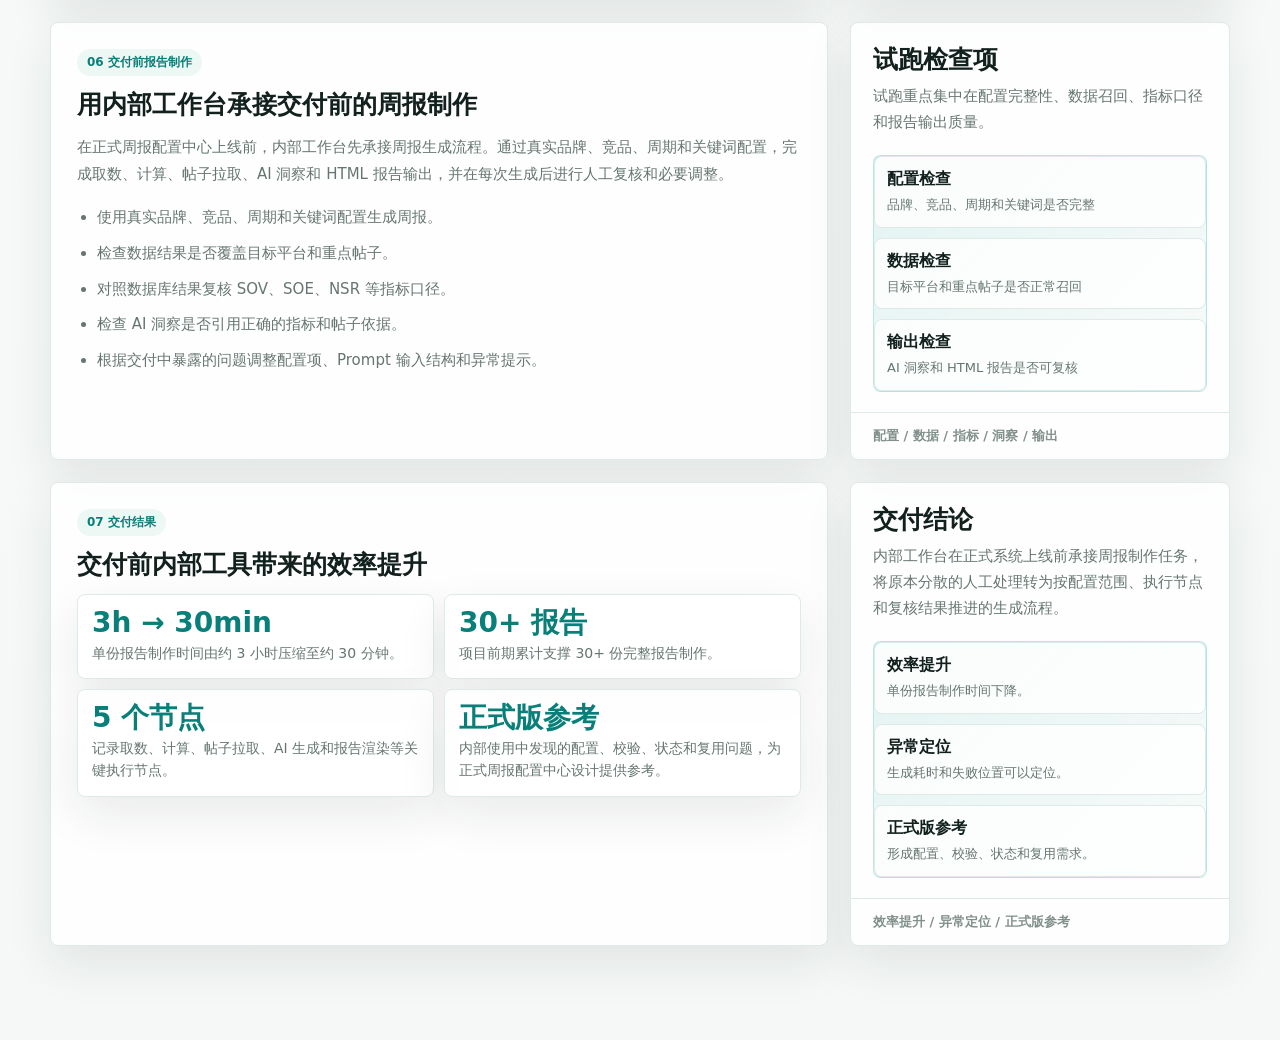
<file: prd/hisense-internal-workbench.html>
<!doctype html>
<html lang="zh-CN">
  <head>
    <meta charset="UTF-8" />
    <meta name="viewport" content="width=device-width, initial-scale=1.0" />
    <meta name="robots" content="noindex, nofollow, noarchive, nosnippet" />
    <meta
      name="description"
      content="海信自动化报告工作台交付前内部工具展示，说明人工周报流程拆解、指标口径与配置范围、生成进度可视化和交付结果。"
    />
    <title>交付前内部工具 | 海信自动化报告工作台</title>
    <link rel="icon" href="../assets/favicon.svg" type="image/svg+xml" />
    <style>
      :root {
        --bg: #f5f8f7;
        --paper: #ffffff;
        --ink: #13211e;
        --muted: #66766f;
        --soft: #edf8f5;
        --line: #dfe9e6;
        --teal: #08aaa5;
        --teal-dark: #087f78;
        --green: #18a875;
        --amber: #e79822;
        --red: #e25b61;
        --shadow: 0 18px 48px rgba(19, 33, 30, 0.09);
        --max: 1180px;
      }

      * {
        box-sizing: border-box;
      }

      html {
        scroll-behavior: smooth;
        scrollbar-width: none;
      }

      html::-webkit-scrollbar,
      body::-webkit-scrollbar,
      *::-webkit-scrollbar {
        width: 0;
        height: 0;
      }

      body,
      * {
        -ms-overflow-style: none;
        scrollbar-width: none;
      }

      body {
        margin: 0;
        background:
          radial-gradient(circle at 16% 8%, rgba(8, 170, 165, 0.18), transparent 30%),
          radial-gradient(circle at 92% 18%, rgba(24, 168, 117, 0.14), transparent 32%),
          linear-gradient(180deg, #fbfdfd 0%, var(--bg) 100%);
        color: var(--ink);
        font-family: "Inter", "Noto Sans SC", system-ui, -apple-system, BlinkMacSystemFont, "Microsoft YaHei", sans-serif;
        letter-spacing: 0;
      }

      a {
        color: inherit;
        text-decoration: none;
      }

      .page {
        width: min(var(--max), calc(100% - 48px));
        margin: 0 auto;
        padding: 34px 0 72px;
      }

      .topbar {
        margin-bottom: 36px;
      }

      .back {
        color: #50635e;
        font-size: 22px;
        font-weight: 900;
      }

      .back-to-top {
        position: fixed;
        right: max(28px, calc((100vw - var(--max)) / 2));
        bottom: 28px;
        z-index: 30;
        display: grid;
        width: 42px;
        height: 42px;
        place-items: center;
        border: 1px solid rgba(8, 127, 120, 0.2);
        border-radius: 50%;
        background: rgba(255, 255, 255, 0.84);
        box-shadow: 0 12px 30px rgba(19, 33, 30, 0.12);
        color: var(--teal-dark);
        cursor: pointer;
        font-size: 18px;
        font-weight: 900;
        opacity: 0;
        pointer-events: none;
        transform: translateY(10px);
        transition:
          opacity 0.18s ease,
          transform 0.18s ease,
          background 0.18s ease;
      }

      .back-to-top.is-visible {
        opacity: 1;
        pointer-events: auto;
        transform: translateY(0);
      }

      .back-to-top:hover {
        background: #ffffff;
      }

      .hero {
        margin-bottom: 28px;
        padding-bottom: 30px;
        border-bottom: 1px solid var(--line);
      }

      .eyebrow {
        margin: 0 0 10px;
        color: var(--teal-dark);
        font-size: 13px;
        font-weight: 900;
      }

      h1,
      h2,
      h3,
      p {
        margin-top: 0;
      }

      h1 {
        max-width: 760px;
        margin-bottom: 14px;
        font-size: clamp(28px, 3.2vw, 38px);
        line-height: 1.18;
      }

      .hero-copy {
        max-width: 780px;
        margin-bottom: 0;
        color: #3d4e49;
        font-size: 16px;
        line-height: 1.8;
      }

      .card,
      .evidence-card,
      .metric {
        border: 1px solid var(--line);
        border-radius: 8px;
        background: rgba(255, 255, 255, 0.88);
        box-shadow: var(--shadow);
      }

      .section {
        display: grid;
        grid-template-columns: minmax(0, 1fr) 380px;
        gap: 22px;
        align-items: stretch;
        margin-bottom: 22px;
      }

      .card {
        padding: 26px;
      }

      .section-label {
        display: inline-flex;
        margin-bottom: 14px;
        border-radius: 999px;
        padding: 5px 10px;
        background: var(--soft);
        color: var(--teal-dark);
        font-size: 12px;
        font-weight: 900;
      }

      .card h2,
      .evidence-card h2 {
        margin-bottom: 14px;
        font-size: 25px;
        line-height: 1.2;
      }

      .card p,
      .card li,
      .evidence-card p,
      .evidence-card li {
        color: var(--muted);
        font-size: 15px;
        line-height: 1.85;
      }

      .card p:last-child,
      .evidence-card p:last-child {
        margin-bottom: 0;
      }

      ul,
      ol {
        margin: 0;
        padding-left: 20px;
      }

      li + li {
        margin-top: 8px;
      }

      .process-line {
        display: grid;
        gap: 10px;
        padding: 0;
        list-style: none;
      }

      .process-line li {
        display: grid;
        grid-template-columns: 32px minmax(0, 1fr);
        gap: 12px;
        align-items: start;
        border: 1px solid #e2ece9;
        border-radius: 8px;
        padding: 12px;
        background: #fbfdfd;
      }

      .process-line b {
        display: grid;
        width: 32px;
        height: 32px;
        place-items: center;
        border-radius: 50%;
        background: var(--teal);
        color: #fff;
        font-size: 12px;
      }

      .module-grid,
      .metric-grid,
      .effort-grid,
      .formula-grid {
        display: grid;
        grid-template-columns: repeat(2, minmax(0, 1fr));
        gap: 10px;
      }

      .module,
      .metric,
      .effort-item,
      .formula-card {
        padding: 14px;
      }

      .module,
      .effort-item,
      .formula-card {
        border: 1px solid #e4ece9;
        border-radius: 8px;
        background: #fbfdfd;
      }

      .module strong,
      .metric strong,
      .effort-item strong,
      .formula-card strong {
        display: block;
        margin-bottom: 5px;
      }

      .module span,
      .metric span,
      .effort-item span,
      .formula-card span {
        color: var(--muted);
        font-size: 14px;
        line-height: 1.6;
      }

      .formula-card code {
        display: block;
        margin: 8px 0;
        border-radius: 6px;
        background: #eef7f5;
        padding: 9px 10px;
        color: var(--teal-dark);
        font-family: "SFMono-Regular", Consolas, "Liberation Mono", monospace;
        font-size: 13px;
        font-weight: 800;
        white-space: normal;
      }

      .metric strong {
        color: var(--teal-dark);
        font-size: 28px;
        line-height: 1;
      }

      .evidence-card {
        display: grid;
        grid-template-rows: auto minmax(0, 1fr) auto;
        min-height: 340px;
        overflow: hidden;
      }

      .evidence-head {
        padding: 22px 22px 0;
      }

      .evidence-head h2 {
        margin-bottom: 8px;
      }

      .evidence-head p {
        margin-bottom: 0;
        font-size: 15px;
        line-height: 1.75;
      }

      .evidence-visual {
        display: grid;
        place-items: center;
        margin: 20px 22px;
        border: 1px solid rgba(8, 170, 165, 0.24);
        border-radius: 8px;
        background:
          linear-gradient(135deg, rgba(8, 170, 165, 0.09), transparent),
          #f8fbfa;
        min-height: 180px;
        color: #7a8984;
        text-align: center;
      }

      .stage-list {
        display: grid;
        width: 100%;
        gap: 9px;
        text-align: left;
      }

      .stage {
        display: grid;
        grid-template-columns: 76px minmax(0, 1fr) 54px;
        gap: 10px;
        align-items: center;
        border: 1px solid #dfe9e6;
        border-radius: 8px;
        background: rgba(255, 255, 255, 0.84);
        padding: 10px;
      }

      .status {
        display: inline-flex;
        justify-content: center;
        border-radius: 999px;
        padding: 4px 8px;
        font-size: 12px;
        font-weight: 900;
        white-space: nowrap;
      }

      .status.done {
        background: #e8f8f1;
        color: #087f5b;
      }

      .status.running {
        background: #fff4d8;
        color: #936100;
      }

      .status.waiting {
        background: #eef1f4;
        color: #65716d;
      }

      .stage strong {
        display: block;
        color: var(--ink);
        font-size: 13px;
      }

      .stage span:last-child {
        color: var(--muted);
        font-size: 12px;
        font-weight: 800;
        text-align: right;
      }

      .link-flow {
        display: grid;
        width: 100%;
        gap: 10px;
        text-align: left;
      }

      .link-node {
        border: 1px solid #dfe9e6;
        border-radius: 8px;
        background: rgba(255, 255, 255, 0.84);
        padding: 12px;
      }

      .link-node strong {
        display: block;
        margin-bottom: 4px;
        color: var(--ink);
      }

      .link-node span {
        color: var(--muted);
        font-size: 13px;
        line-height: 1.5;
      }

      .evidence-foot {
        border-top: 1px solid var(--line);
        padding: 14px 22px;
        color: #81908b;
        font-size: 13px;
        font-weight: 800;
      }

      @media (max-width: 980px) {
        .section {
          grid-template-columns: 1fr;
        }
      }

      @media (max-width: 680px) {
        .page {
          width: min(var(--max), calc(100% - 28px));
          padding-top: 22px;
        }

        .module-grid,
        .metric-grid,
        .effort-grid,
        .formula-grid {
          grid-template-columns: 1fr;
        }

        .card,
        .evidence-head {
          padding: 20px;
        }

        .evidence-visual {
          margin: 18px 20px;
        }
      }
    </style>
  </head>
  <body>
    <main class="page">
      <header class="topbar">
        <a class="back" href="../cases/hisense.html" aria-label="返回海信项目页">←</a>
      </header>

      <section class="hero">
        <div>
          <p class="eyebrow">交付前内部工具 · Report Automation</p>
          <h1>海信自动化报告工作台｜交付前内部工具</h1>
          <p class="hero-copy">
            面向海信品牌周报正式系统上线前的报告交付场景，内部工作台将报告配置、数据获取、指标计算、重点内容筛选、AI 洞察生成与 HTML 报告渲染集中处理，用于承接完整周报生成流程，并提升交付前报告制作效率。
          </p>
        </div>
      </section>

      <section class="section">
        <article class="card">
          <span class="section-label">01 人工周报流程</span>
          <h2>人工周报的耗时来源：数据处理、指标计算与内容核查</h2>
          <p>
            海信品牌周报并非单纯撰写总结，而是需要依次确认报告范围、拉取多平台数据、计算 SOV / SOE / NSR 等核心指标、筛选高互动与负面帖子，再基于结构化数据生成 AI 洞察并输出 HTML 报告。
          </p>
          <p>
            品牌范围、统计周期、帖子样本或 AI 结论任一环节出现偏差，都会影响报告结论，后续需要重新取数、复核指标或调整洞察内容。
          </p>
          <div class="effort-grid">
            <div class="effort-item"><strong>配置报告范围</strong><span>品牌、竞品、品线、周期、平台、关键词。</span></div>
            <div class="effort-item"><strong>拉取多平台数据</strong><span>品牌声量、竞品声量、互动数据。</span></div>
            <div class="effort-item"><strong>计算核心指标</strong><span>SOV、SOE、NSR、同比、环比。</span></div>
            <div class="effort-item"><strong>筛选重点帖子</strong><span>高互动、负面、话题相关内容。</span></div>
            <div class="effort-item"><strong>生成 AI 洞察</strong><span>品牌表现、话题总结、情感观点。</span></div>
            <div class="effort-item"><strong>渲染 HTML 报告</strong><span>生成报告并人工复核。</span></div>
          </div>
        </article>
        <aside class="evidence-card">
          <div class="evidence-head">
            <h2>人工周报流程</h2>
            <p>一份周报从需求确认到报告交付，通常需要经过范围确认、数据获取、指标计算、内容筛选、洞察生成和报告复核。</p>
          </div>
          <div class="evidence-visual" aria-hidden="true">
            <ol class="process-line">
              <li><b>1</b><span><strong>确认范围</strong><br />品牌、竞品、周期、平台和关键词</span></li>
              <li><b>2</b><span><strong>拉取数据</strong><br />声量、互动、情绪和重点帖子</span></li>
              <li><b>3</b><span><strong>计算指标</strong><br />SOV、SOE、NSR、同比和环比</span></li>
              <li><b>4</b><span><strong>校对洞察</strong><br />检查 AI 输出是否贴合数据</span></li>
              <li><b>5</b><span><strong>渲染报告</strong><br />HTML 报告、样式检查和人工复核</span></li>
            </ol>
          </div>
          <div class="evidence-foot">范围 → 数据 → 指标 → 帖子 → 洞察 → 报告</div>
        </aside>
      </section>

      <section class="section">
        <article class="card">
          <span class="section-label">02 指标口径与配置范围</span>
          <h2>指标口径与统计范围需要保持一致</h2>
          <p>
            周报中的核心指标用于对比海信与竞品在不同平台、周期和品线下的表现。指标计算依赖统一的品牌范围、竞品范围、平台范围和周期范围，任一维度口径不一致，都会影响最终结论。
          </p>
          <p>
            因此，工作台在生成报告前需要先完成配置范围确认，确保后续指标计算和 AI 洞察使用同一套统计口径。
          </p>
          <div class="formula-grid">
            <div class="formula-card"><strong>SOV</strong><code>本品声量 /（本品声量 + 竞品声量）</code><span>用于判断品牌在整体讨论中的声量份额。</span></div>
            <div class="formula-card"><strong>SOE</strong><code>本品互动量 /（本品互动量 + 竞品互动量）</code><span>用于判断品牌在互动表现中的占比。</span></div>
            <div class="formula-card"><strong>NSR</strong><code>（正面声量 - 负面声量）/ 总声量</code><span>用于判断品牌口碑的正负向净表现。</span></div>
          </div>
        </article>
        <aside class="evidence-card">
          <div class="evidence-head">
            <h2>统计口径</h2>
            <p>同一份报告内，品牌、竞品、平台、周期和关键词范围需保持一致。</p>
          </div>
          <div class="evidence-visual" aria-hidden="true">
            <div class="link-flow">
              <div class="link-node"><strong>品牌范围</strong><span>本品品牌和竞品品牌必须先确定</span></div>
              <div class="link-node"><strong>平台范围</strong><span>抖音、小红书、微博、B站等平台口径一致</span></div>
              <div class="link-node"><strong>周期范围</strong><span>本期、同比期和环比期不能混用</span></div>
            </div>
          </div>
          <div class="evidence-foot">固定公式 / 自定义范围 / 统一分母</div>
        </aside>
      </section>

      <section class="section">
        <article class="card">
          <span class="section-label">03 返工来源分析</span>
          <h2>返工通常来自前置口径或数据异常</h2>
          <p>
            内部工作台保留人工复核环节，同时将分散的报告生产动作整理为固定步骤，使配置、取数、计算、帖子筛选、AI 洞察和 HTML 报告输出可以逐步检查。
          </p>
          <ul>
            <li>报告范围变化后，品牌、竞品、品线和关键词需要重新确认。</li>
            <li>平台数据缺失时，相关指标和洞察结论需要重新复核。</li>
            <li>重点帖子缺失时，AI 洞察会缺少内容依据。</li>
            <li>HTML 报告渲染异常时，需要回到对应步骤定位问题。</li>
          </ul>
        </article>
        <aside class="evidence-card">
          <div class="evidence-head">
            <h2>返工来源</h2>
            <p>配置、数据、帖子、洞察和报告渲染任一环节出错，都会影响最终报告。</p>
          </div>
          <div class="evidence-visual" aria-hidden="true">
            <div class="link-flow">
              <div class="link-node"><strong>口径不一致</strong><span>品牌、竞品、平台或周期范围不一致。</span></div>
              <div class="link-node"><strong>数据缺失</strong><span>部分平台或关键词组合未召回有效内容。</span></div>
              <div class="link-node"><strong>帖子缺失</strong><span>重点帖子未拉取，洞察缺少内容依据。</span></div>
              <div class="link-node"><strong>洞察偏差</strong><span>AI 结论与指标或帖子内容不一致。</span></div>
            </div>
          </div>
          <div class="evidence-foot">口径 / 数据 / 帖子 / 洞察 / 渲染</div>
        </aside>
      </section>

      <section class="section">
        <article class="card">
          <span class="section-label">04 自动化流程拆解</span>
          <h2>报告生产流程拆解为 5 个处理模块</h2>
          <p>
            内部工作台将人工流程中的主要耗时环节拆分为配置、取数、计算、洞察和渲染五个模块。配置决定报告边界，取数决定数据基础，计算决定指标口径，帖子样本影响洞察质量，渲染决定最终报告产物。
          </p>
          <div class="module-grid">
            <div class="module"><strong>配置模块</strong><span>报告名称、品牌、竞品、周期、关键词和过滤词等输入项。</span></div>
            <div class="module"><strong>取数模块</strong><span>拉取品牌声量、平台数据、互动数据和重点帖子。</span></div>
            <div class="module"><strong>计算模块</strong><span>计算 SOV、SOE、NSR、趋势、平台分布和品牌对比。</span></div>
            <div class="module"><strong>洞察模块</strong><span>整理结构化输入，生成品牌表现、话题总结和情感观点。</span></div>
            <div class="module"><strong>渲染模块</strong><span>输出 HTML 报告，并保留人工复核和调整空间。</span></div>
          </div>
        </article>
        <aside class="evidence-card">
          <div class="evidence-head">
            <h2>自动化处理流程</h2>
            <p>工作台将配置、数据、计算、洞察和输出串成一条可执行流程。</p>
          </div>
          <div class="evidence-visual" aria-hidden="true">
            <div class="link-flow">
              <div class="link-node"><strong>配置</strong><span>确定报告范围和参数</span></div>
              <div class="link-node"><strong>取数</strong><span>读取品牌、平台和帖子数据</span></div>
              <div class="link-node"><strong>计算</strong><span>生成指标和对比结果</span></div>
              <div class="link-node"><strong>洞察</strong><span>组织 AI 输入并生成分析</span></div>
              <div class="link-node"><strong>渲染</strong><span>输出 HTML 报告</span></div>
            </div>
          </div>
          <div class="evidence-foot">配置 → 取数 → 计算 → 洞察 → 渲染</div>
        </aside>
      </section>

      <section class="section">
        <article class="card">
          <span class="section-label">05 生成进度可视化</span>
          <h2>报告生成进度拆解为 5 个执行节点</h2>
          <p>
            内部工作台将报告生成过程拆分为取数、计算、帖子拉取、AI 洞察和报告渲染五个节点，并记录各节点的执行状态、耗时和异常原因。通过节点状态，可以判断生成耗时主要来自数据获取、指标计算、帖子召回、AI 生成还是报告渲染。
          </p>
          <ul>
            <li>每个节点展示待开始、进行中、已完成或失败状态。</li>
            <li>每个节点记录执行耗时，用于判断主要耗时环节。</li>
            <li>运行日志记录当前正在执行的环节，方便回溯异常。</li>
            <li>生成完成后进入报告预览，缩短人工复核路径。</li>
          </ul>
        </article>
        <aside class="evidence-card">
          <div class="evidence-head">
            <h2>执行进度</h2>
            <p>取数、计算、帖子、洞察和渲染节点分别记录状态和耗时。</p>
          </div>
          <div class="evidence-visual" aria-hidden="true">
            <div class="stage-list">
              <div class="stage"><span class="status done">已完成</span><strong>取数</strong><span>02:10</span></div>
              <div class="stage"><span class="status done">已完成</span><strong>计算</strong><span>00:42</span></div>
              <div class="stage"><span class="status running">进行中</span><strong>帖子</strong><span>03:26</span></div>
              <div class="stage"><span class="status waiting">待开始</span><strong>洞察</strong><span>--</span></div>
              <div class="stage"><span class="status waiting">待开始</span><strong>渲染</strong><span>--</span></div>
            </div>
          </div>
          <div class="evidence-foot">取数 / 计算 / 帖子 / 洞察 / 渲染</div>
        </aside>
      </section>

      <section class="section">
        <article class="card">
          <span class="section-label">06 交付前报告制作</span>
          <h2>用内部工作台承接交付前的周报制作</h2>
          <p>
            在正式周报配置中心上线前，内部工作台先承接周报生成流程。通过真实品牌、竞品、周期和关键词配置，完成取数、计算、帖子拉取、AI 洞察和 HTML 报告输出，并在每次生成后进行人工复核和必要调整。
          </p>
          <ul>
            <li>使用真实品牌、竞品、周期和关键词配置生成周报。</li>
            <li>检查数据结果是否覆盖目标平台和重点帖子。</li>
            <li>对照数据库结果复核 SOV、SOE、NSR 等指标口径。</li>
            <li>检查 AI 洞察是否引用正确的指标和帖子依据。</li>
            <li>根据交付中暴露的问题调整配置项、Prompt 输入结构和异常提示。</li>
          </ul>
        </article>
        <aside class="evidence-card">
          <div class="evidence-head">
            <h2>试跑检查项</h2>
            <p>试跑重点集中在配置完整性、数据召回、指标口径和报告输出质量。</p>
          </div>
          <div class="evidence-visual" aria-hidden="true">
            <div class="link-flow">
              <div class="link-node"><strong>配置检查</strong><span>品牌、竞品、周期和关键词是否完整</span></div>
              <div class="link-node"><strong>数据检查</strong><span>目标平台和重点帖子是否正常召回</span></div>
              <div class="link-node"><strong>输出检查</strong><span>AI 洞察和 HTML 报告是否可复核</span></div>
            </div>
          </div>
          <div class="evidence-foot">配置 / 数据 / 指标 / 洞察 / 输出</div>
        </aside>
      </section>

      <section class="section">
        <article class="card">
          <span class="section-label">07 交付结果</span>
          <h2>交付前内部工具带来的效率提升</h2>
          <div class="metric-grid">
            <div class="metric"><strong>3h → 30min</strong><span>单份报告制作时间由约 3 小时压缩至约 30 分钟。</span></div>
            <div class="metric"><strong>30+ 报告</strong><span>项目前期累计支撑 30+ 份完整报告制作。</span></div>
            <div class="metric"><strong>5 个节点</strong><span>记录取数、计算、帖子拉取、AI 生成和报告渲染等关键执行节点。</span></div>
            <div class="metric"><strong>正式版参考</strong><span>内部使用中发现的配置、校验、状态和复用问题，为正式周报配置中心设计提供参考。</span></div>
          </div>
        </article>
        <aside class="evidence-card">
          <div class="evidence-head">
            <h2>交付结论</h2>
            <p>内部工作台在正式系统上线前承接周报制作任务，将原本分散的人工处理转为按配置范围、执行节点和复核结果推进的生成流程。</p>
          </div>
          <div class="evidence-visual" aria-hidden="true">
            <div class="link-flow">
              <div class="link-node"><strong>效率提升</strong><span>单份报告制作时间下降。</span></div>
              <div class="link-node"><strong>异常定位</strong><span>生成耗时和失败位置可以定位。</span></div>
              <div class="link-node"><strong>正式版参考</strong><span>形成配置、校验、状态和复用需求。</span></div>
            </div>
          </div>
          <div class="evidence-foot">效率提升 / 异常定位 / 正式版参考</div>
        </aside>
      </section>
    </main>
    <button class="back-to-top" type="button" aria-label="回到顶部">↑</button>
    <script>
      const backToTop = document.querySelector(".back-to-top");

      function updateBackToTop() {
        backToTop.classList.toggle("is-visible", window.scrollY > window.innerHeight * 0.8);
      }

      backToTop.addEventListener("click", () => {
        window.scrollTo({ top: 0, behavior: "smooth" });
      });

      updateBackToTop();
      window.addEventListener("scroll", updateBackToTop, { passive: true });
    </script>
  </body>
</html>
</file>
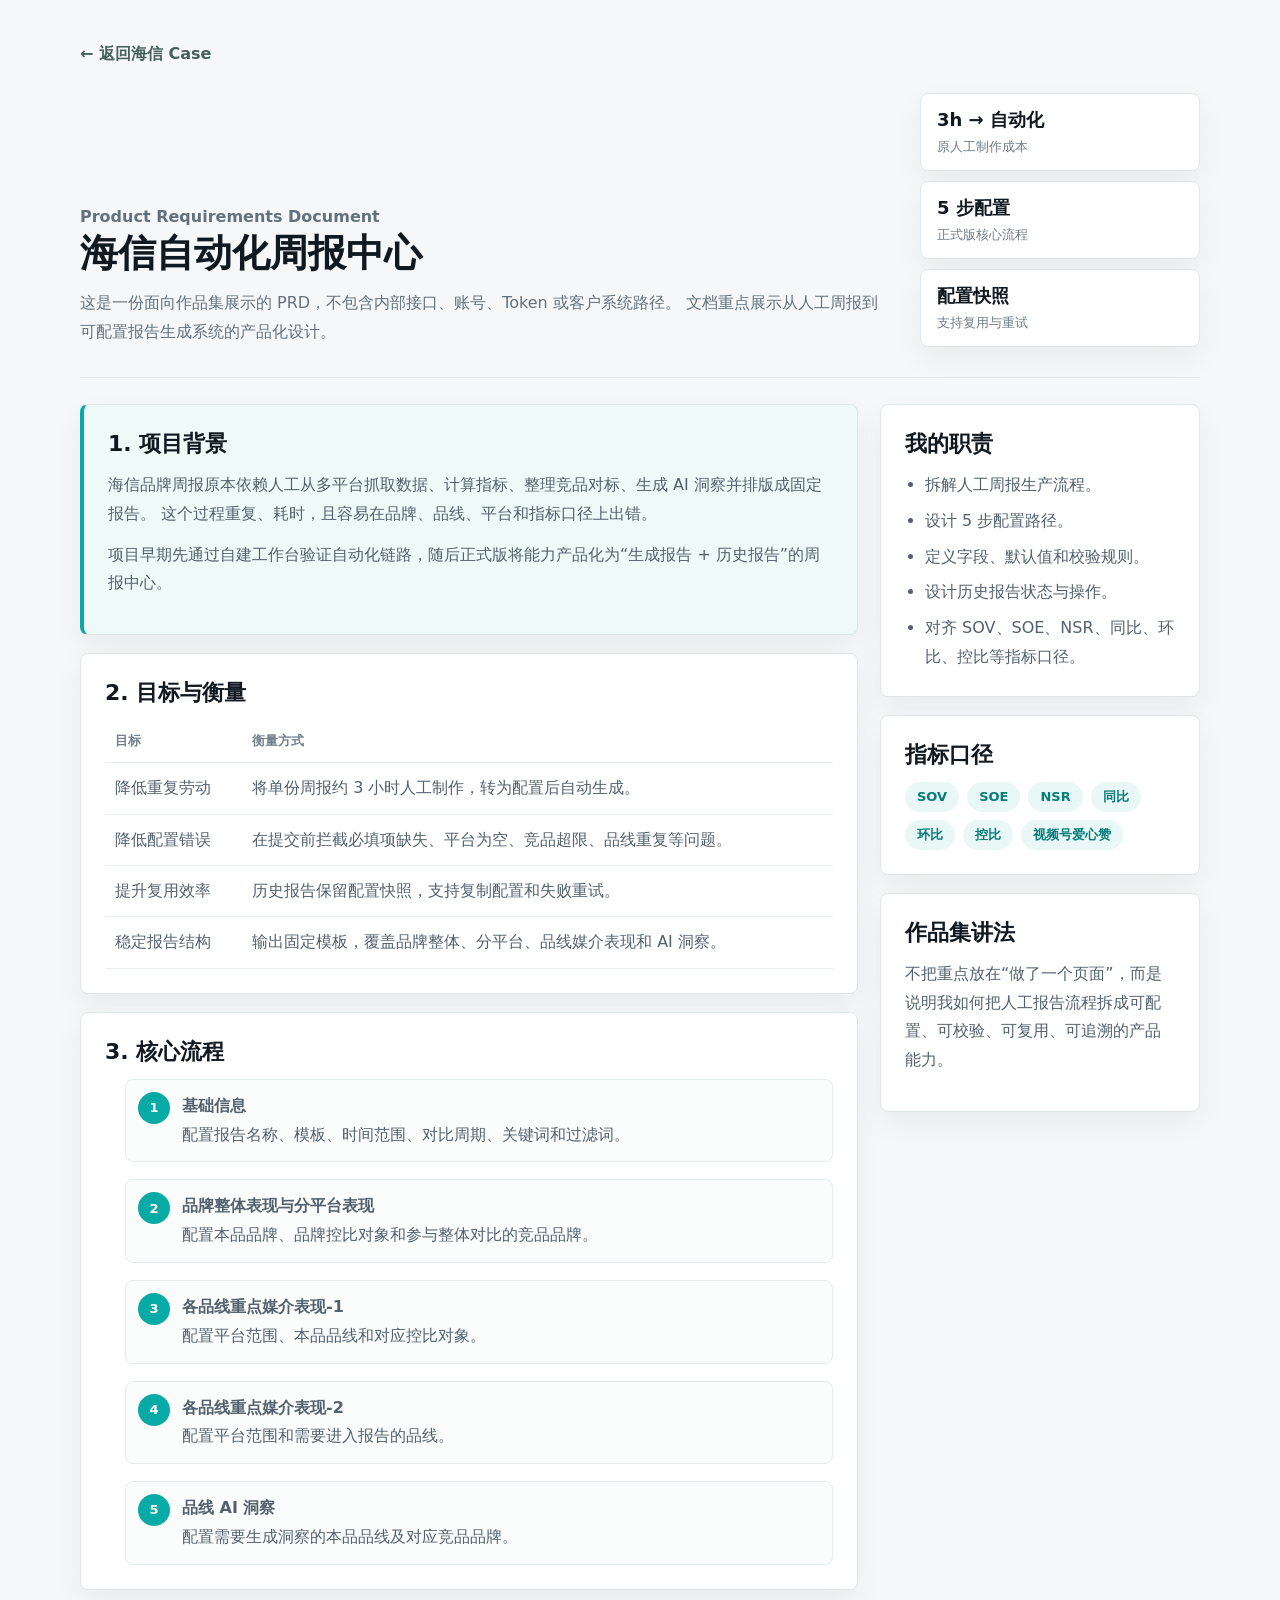
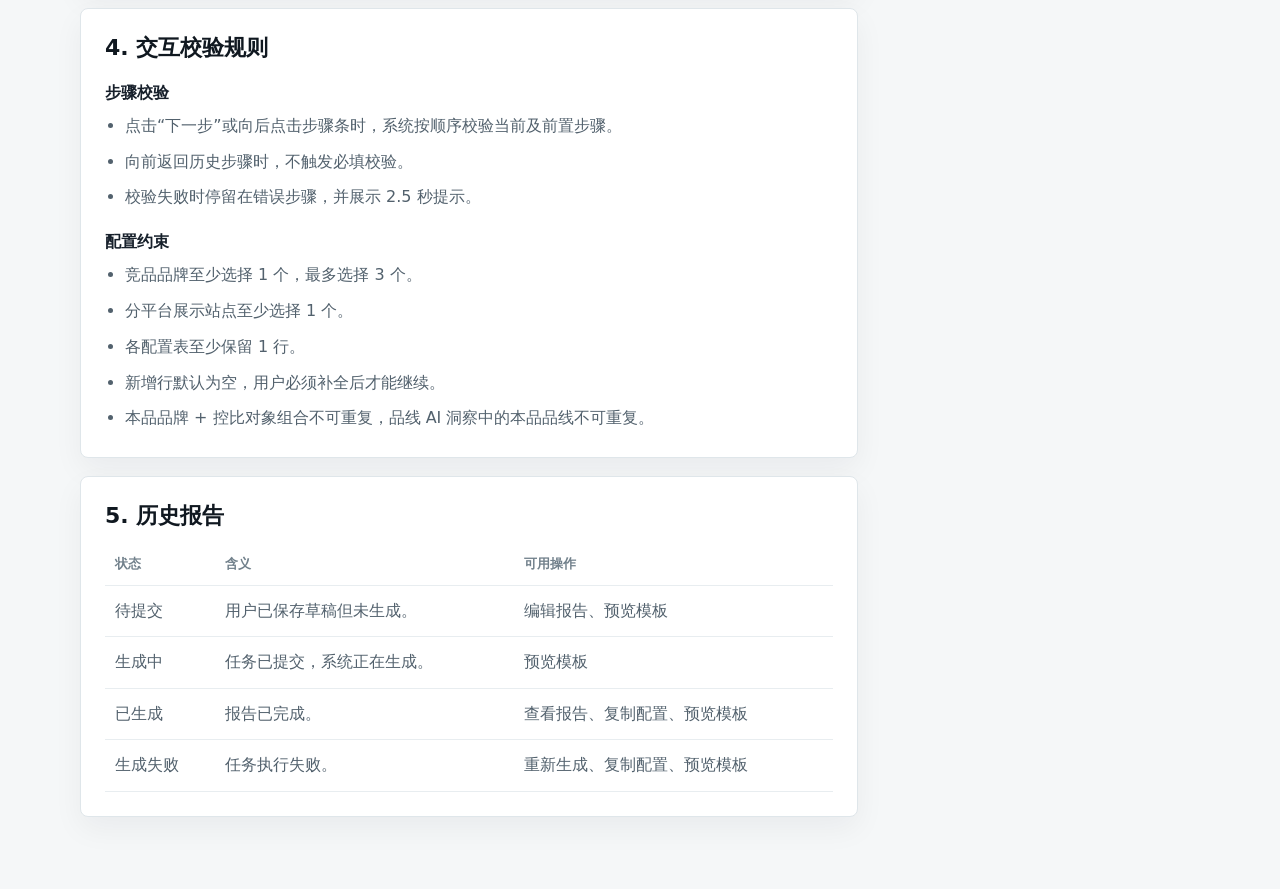
<file: prd/hisense-weekly-report-prd.html>
<!doctype html>
<html lang="zh-CN">
  <head>
    <meta charset="UTF-8" />
    <meta name="viewport" content="width=device-width, initial-scale=1.0" />
    <meta name="robots" content="noindex, nofollow, noarchive, nosnippet" />
    <meta
      name="description"
      content="海信自动化周报中心作品集版 PRD，展示从人工周报到可配置报告生成系统的产品化设计。"
    />
    <title>PRD | 海信自动化周报中心</title>
    <link rel="icon" href="../assets/favicon.svg" type="image/svg+xml" />
    <link rel="stylesheet" href="../css/hisense.css" />
    <style>
      body {
        overflow-x: hidden;
        background: #f5f7f8;
        color: #17202b;
      }

      .prd-page {
        width: min(1120px, calc(100% - 48px));
        margin: 0 auto;
        padding: 44px 0 72px;
      }

      .prd-back {
        display: inline-flex;
        margin-bottom: 28px;
        color: #47605b;
        font-weight: 800;
      }

      .prd-hero {
        display: grid;
        grid-template-columns: minmax(0, 1fr) 280px;
        gap: 28px;
        align-items: end;
        padding-bottom: 30px;
        border-bottom: 1px solid #dfe6ea;
      }

      .prd-eyebrow {
        margin: 0 0 10px;
        color: #078f8b;
        font-size: 13px;
        font-weight: 900;
      }

      .prd-hero h1 {
        margin: 0;
        color: #101820;
        font-size: 38px;
        line-height: 1.15;
        text-shadow: none;
      }

      .prd-hero p {
        margin: 14px 0 0;
        color: #62717d;
        font-size: 16px;
        line-height: 1.8;
      }

      .prd-meta {
        display: grid;
        gap: 10px;
      }

      .prd-meta div,
      .prd-card {
        border: 1px solid #dfe6ea;
        border-radius: 8px;
        background: #fff;
        box-shadow: 0 12px 30px rgba(16, 24, 32, 0.05);
      }

      .prd-meta div {
        padding: 14px 16px;
      }

      .prd-meta strong {
        display: block;
        margin-bottom: 4px;
        color: #101820;
        font-size: 18px;
      }

      .prd-meta span {
        color: #6f7d88;
        font-size: 13px;
      }

      .prd-grid {
        display: grid;
        grid-template-columns: minmax(0, 1fr) 320px;
        gap: 22px;
        align-items: start;
        margin-top: 26px;
      }

      .prd-main,
      .prd-side {
        display: grid;
        gap: 18px;
      }

      .prd-card {
        padding: 24px;
      }

      .prd-card h2 {
        margin: 0 0 12px;
        color: #101820;
        font-size: 22px;
      }

      .prd-card h3 {
        margin: 20px 0 8px;
        color: #17202b;
        font-size: 16px;
      }

      .prd-card p,
      .prd-card li {
        color: #52616d;
        line-height: 1.8;
      }

      .prd-card p {
        margin: 0 0 12px;
      }

      .prd-card ul,
      .prd-card ol {
        margin: 0;
        padding-left: 20px;
      }

      .prd-card li + li {
        margin-top: 7px;
      }

      .flow-list {
        display: grid;
        gap: 10px;
        padding: 0;
        list-style: none;
      }

      .flow-list li {
        display: grid;
        grid-template-columns: 32px minmax(0, 1fr);
        gap: 12px;
        align-items: start;
        padding: 12px;
        border: 1px solid #e4ecef;
        border-radius: 8px;
        background: #fbfdfd;
      }

      .flow-list b {
        display: grid;
        width: 32px;
        height: 32px;
        place-items: center;
        border-radius: 50%;
        background: #08aaa5;
        color: #fff;
        font-size: 13px;
      }

      table {
        width: 100%;
        border-collapse: collapse;
      }

      th,
      td {
        padding: 12px 10px;
        border-bottom: 1px solid #e8edf0;
        text-align: left;
        vertical-align: top;
      }

      th {
        color: #71808b;
        font-size: 13px;
      }

      td {
        color: #52616d;
        line-height: 1.65;
      }

      .tag-list {
        display: flex;
        flex-wrap: wrap;
        gap: 8px;
      }

      .tag-list span {
        display: inline-flex;
        min-height: 30px;
        align-items: center;
        border-radius: 999px;
        background: #e9f8f7;
        color: #067d79;
        padding: 0 12px;
        font-size: 13px;
        font-weight: 800;
      }

      .note {
        border-left: 4px solid #08aaa5;
        background: #eefaf8;
      }

      @media (max-width: 880px) {
        .prd-page {
          width: min(100% - 28px, 1120px);
          padding-top: 28px;
        }

        .prd-hero,
        .prd-grid {
          grid-template-columns: 1fr;
        }

        .prd-hero h1 {
          font-size: 30px;
        }
      }
    </style>
  </head>
  <body>
    <main class="prd-page">
      <a class="prd-back" href="../cases/hisense.html">← 返回海信 Case</a>

      <header class="prd-hero">
        <div>
          <p class="prd-eyebrow">Product Requirements Document</p>
          <h1>海信自动化周报中心</h1>
          <p>
            这是一份面向作品集展示的 PRD，不包含内部接口、账号、Token 或客户系统路径。
            文档重点展示从人工周报到可配置报告生成系统的产品化设计。
          </p>
        </div>
        <aside class="prd-meta" aria-label="项目摘要">
          <div><strong>3h → 自动化</strong><span>原人工制作成本</span></div>
          <div><strong>5 步配置</strong><span>正式版核心流程</span></div>
          <div><strong>配置快照</strong><span>支持复用与重试</span></div>
        </aside>
      </header>

      <div class="prd-grid">
        <section class="prd-main">
          <article class="prd-card note">
            <h2>1. 项目背景</h2>
            <p>
              海信品牌周报原本依赖人工从多平台抓取数据、计算指标、整理竞品对标、生成 AI 洞察并排版成固定报告。
              这个过程重复、耗时，且容易在品牌、品线、平台和指标口径上出错。
            </p>
            <p>
              项目早期先通过自建工作台验证自动化链路，随后正式版将能力产品化为“生成报告 + 历史报告”的周报中心。
            </p>
          </article>

          <article class="prd-card">
            <h2>2. 目标与衡量</h2>
            <table>
              <thead><tr><th>目标</th><th>衡量方式</th></tr></thead>
              <tbody>
                <tr><td>降低重复劳动</td><td>将单份周报约 3 小时人工制作，转为配置后自动生成。</td></tr>
                <tr><td>降低配置错误</td><td>在提交前拦截必填项缺失、平台为空、竞品超限、品线重复等问题。</td></tr>
                <tr><td>提升复用效率</td><td>历史报告保留配置快照，支持复制配置和失败重试。</td></tr>
                <tr><td>稳定报告结构</td><td>输出固定模板，覆盖品牌整体、分平台、品线媒介表现和 AI 洞察。</td></tr>
              </tbody>
            </table>
          </article>

          <article class="prd-card">
            <h2>3. 核心流程</h2>
            <ol class="flow-list">
              <li><b>1</b><span><strong>基础信息</strong><br />配置报告名称、模板、时间范围、对比周期、关键词和过滤词。</span></li>
              <li><b>2</b><span><strong>品牌整体表现与分平台表现</strong><br />配置本品品牌、品牌控比对象和参与整体对比的竞品品牌。</span></li>
              <li><b>3</b><span><strong>各品线重点媒介表现-1</strong><br />配置平台范围、本品品线和对应控比对象。</span></li>
              <li><b>4</b><span><strong>各品线重点媒介表现-2</strong><br />配置平台范围和需要进入报告的品线。</span></li>
              <li><b>5</b><span><strong>品线 AI 洞察</strong><br />配置需要生成洞察的本品品线及对应竞品品牌。</span></li>
            </ol>
          </article>

          <article class="prd-card">
            <h2>4. 交互校验规则</h2>
            <h3>步骤校验</h3>
            <ul>
              <li>点击“下一步”或向后点击步骤条时，系统按顺序校验当前及前置步骤。</li>
              <li>向前返回历史步骤时，不触发必填校验。</li>
              <li>校验失败时停留在错误步骤，并展示 2.5 秒提示。</li>
            </ul>
            <h3>配置约束</h3>
            <ul>
              <li>竞品品牌至少选择 1 个，最多选择 3 个。</li>
              <li>分平台展示站点至少选择 1 个。</li>
              <li>各配置表至少保留 1 行。</li>
              <li>新增行默认为空，用户必须补全后才能继续。</li>
              <li>本品品牌 + 控比对象组合不可重复，品线 AI 洞察中的本品品线不可重复。</li>
            </ul>
          </article>

          <article class="prd-card">
            <h2>5. 历史报告</h2>
            <table>
              <thead><tr><th>状态</th><th>含义</th><th>可用操作</th></tr></thead>
              <tbody>
                <tr><td>待提交</td><td>用户已保存草稿但未生成。</td><td>编辑报告、预览模板</td></tr>
                <tr><td>生成中</td><td>任务已提交，系统正在生成。</td><td>预览模板</td></tr>
                <tr><td>已生成</td><td>报告已完成。</td><td>查看报告、复制配置、预览模板</td></tr>
                <tr><td>生成失败</td><td>任务执行失败。</td><td>重新生成、复制配置、预览模板</td></tr>
              </tbody>
            </table>
          </article>
        </section>

        <aside class="prd-side">
          <article class="prd-card">
            <h2>我的职责</h2>
            <ul>
              <li>拆解人工周报生产流程。</li>
              <li>设计 5 步配置路径。</li>
              <li>定义字段、默认值和校验规则。</li>
              <li>设计历史报告状态与操作。</li>
              <li>对齐 SOV、SOE、NSR、同比、环比、控比等指标口径。</li>
            </ul>
          </article>

          <article class="prd-card">
            <h2>指标口径</h2>
            <div class="tag-list">
              <span>SOV</span>
              <span>SOE</span>
              <span>NSR</span>
              <span>同比</span>
              <span>环比</span>
              <span>控比</span>
              <span>视频号爱心赞</span>
            </div>
          </article>

          <article class="prd-card">
            <h2>作品集讲法</h2>
            <p>
              不把重点放在“做了一个页面”，而是说明我如何把人工报告流程拆成可配置、可校验、可复用、可追溯的产品能力。
            </p>
          </article>
        </aside>
      </div>
    </main>
  </body>
</html>
</file>
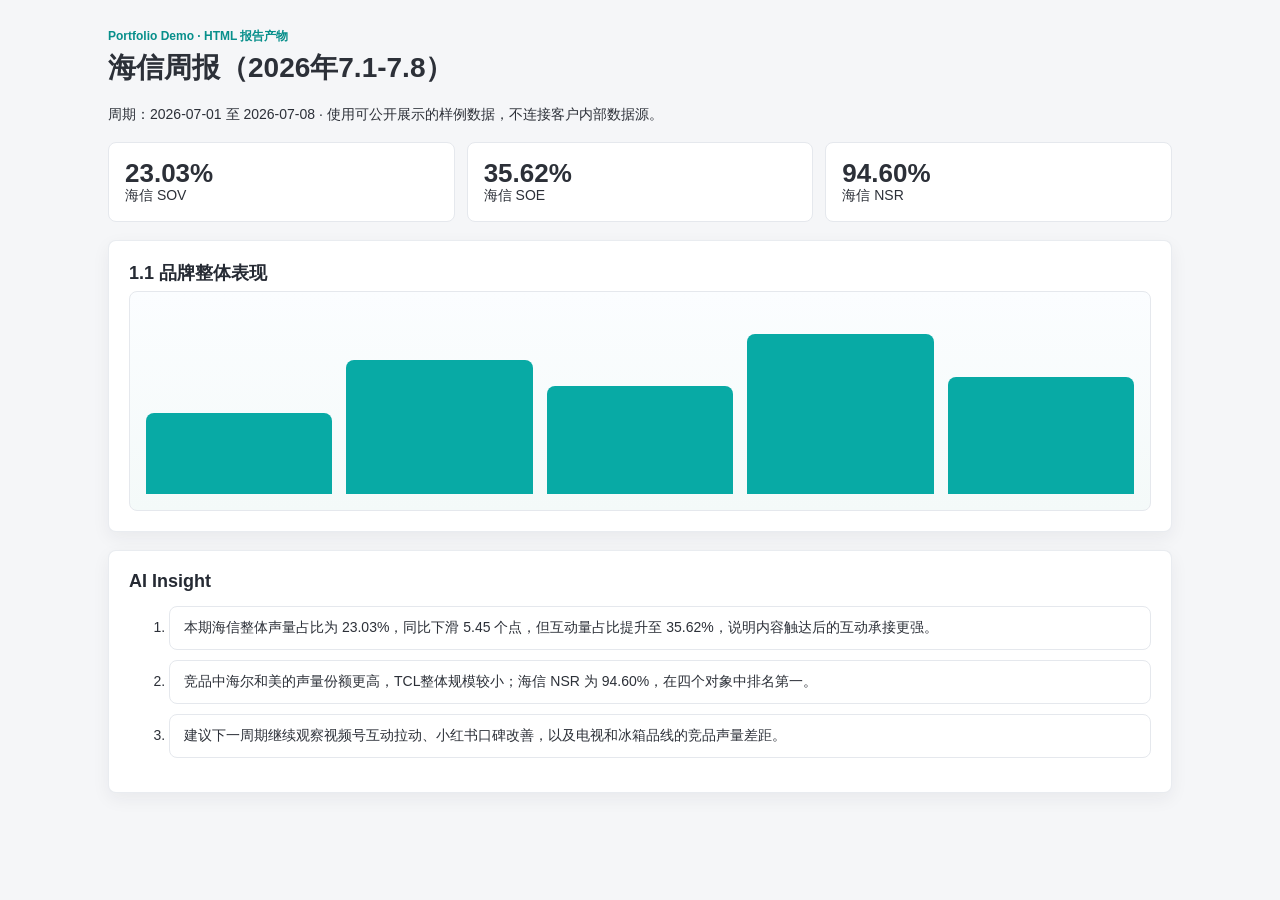
<file: demos/hisense-weekly-report/sample-report.html>
<!doctype html>
<html lang="zh-CN">
<head>
  <meta charset="utf-8">
  <meta name="viewport" content="width=device-width, initial-scale=1">
  <meta name="robots" content="noindex, nofollow, noarchive, nosnippet">
  <title>海信周报样例报告</title>
  <link rel="stylesheet" href="styles.css">
  <style>
    .report-page { max-width: 1120px; margin: 0 auto; padding: 28px; }
    .report-hero { margin-bottom: 18px; }
    .report-grid { display: grid; grid-template-columns: repeat(3, minmax(0, 1fr)); gap: 12px; margin: 18px 0; }
    .kpi { border: 1px solid var(--line); border-radius: 8px; background: #fff; padding: 16px; }
    .kpi strong { display: block; color: var(--ink); font-size: 26px; line-height: 1.1; }
    .chart-box { height: 220px; border: 1px solid var(--line); border-radius: 8px; background: linear-gradient(180deg, #fbfdff, #f4faf9); padding: 16px; display: flex; align-items: end; gap: 14px; }
    .bar { flex: 1; border-radius: 8px 8px 0 0; background: var(--teal); min-height: 28px; }
    .insight-list { display: grid; gap: 10px; }
    .insight-list li { border: 1px solid var(--line); border-radius: 8px; background: #fff; padding: 12px 14px; }
    @media (max-width: 720px) { .report-grid { grid-template-columns: 1fr; } .report-page { padding: 16px; } }
  </style>
</head>
<body>
  <main class="report-page">
    <header class="report-hero">
      <p class="eyebrow">Portfolio Demo · HTML 报告产物</p>
      <h1>海信周报（2026年7.1-7.8）</h1>
      <p class="subtitle">周期：2026-07-01 至 2026-07-08 · 使用可公开展示的样例数据，不连接客户内部数据源。</p>
    </header>

    <section class="report-grid">
      <article class="kpi"><strong>23.03%</strong><span>海信 SOV</span></article>
      <article class="kpi"><strong>35.62%</strong><span>海信 SOE</span></article>
      <article class="kpi"><strong>94.60%</strong><span>海信 NSR</span></article>
    </section>

    <section class="panel">
      <div class="panel-header"><h2>1.1 品牌整体表现</h2></div>
      <div class="panel-body">
        <div class="chart-box" aria-label="脱敏图表">
          <div class="bar" style="height: 44%"></div>
          <div class="bar" style="height: 72%"></div>
          <div class="bar" style="height: 58%"></div>
          <div class="bar" style="height: 86%"></div>
          <div class="bar" style="height: 63%"></div>
        </div>
      </div>
    </section>

    <section class="panel" style="margin-top: 16px;">
      <div class="panel-header"><h2>AI Insight</h2></div>
      <div class="panel-body">
        <ol class="insight-list">
          <li>本期海信整体声量占比为 23.03%，同比下滑 5.45 个点，但互动量占比提升至 35.62%，说明内容触达后的互动承接更强。</li>
          <li>竞品中海尔和美的声量份额更高，TCL整体规模较小；海信 NSR 为 94.60%，在四个对象中排名第一。</li>
          <li>建议下一周期继续观察视频号互动拉动、小红书口碑改善，以及电视和冰箱品线的竞品声量差距。</li>
        </ol>
      </div>
    </section>
  </main>
</body>
</html>
</file>
<file: css/styles.css>
:root {
  --bg: #f7f7f4;
  --surface: #ffffff;
  --ink: #171717;
  --muted: #6b6b6b;
  --line: #e3e1dc;
  --accent: #171717;
  --accent-soft: #f1f0ec;
  --radius: 8px;
  --max: 1080px;
}

* {
  box-sizing: border-box;
}

html {
  scroll-behavior: smooth;
}

body {
  margin: 0;
  color: var(--ink);
  background:
    linear-gradient(rgba(247, 247, 244, 0.78), rgba(247, 247, 244, 0.78)),
    url("../assets/paper-texture.png") center top / cover fixed,
    var(--bg);
  font-family: "Inter", "Noto Sans SC", system-ui, sans-serif;
  letter-spacing: 0;
}

body::before {
  content: "";
  position: fixed;
  inset: 0;
  z-index: -3;
  pointer-events: none;
  background: rgba(255, 255, 255, 0.18);
}

body::after {
  display: none;
}

a {
  color: inherit;
  text-decoration: none;
}

.site-header,
main,
.site-footer {
  width: min(var(--max), calc(100% - 32px));
  margin: 0 auto;
}

.site-header {
  display: flex;
  align-items: center;
  justify-content: flex-end;
  padding: 28px 0;
}

.brand {
  font-size: 18px;
  font-weight: 800;
}

.nav-links {
  display: flex;
  gap: 24px;
  color: var(--muted);
  font-size: 14px;
  font-weight: 600;
}

.nav-links a:hover,
.contact a:hover {
  color: var(--accent);
}

.hero {
  max-width: 780px;
  padding: 56px 0 42px;
}

.eyebrow {
  margin: 0 0 12px;
  color: var(--muted);
  font-size: 12px;
  font-weight: 800;
  text-transform: uppercase;
}

h1,
h2,
h3,
p {
  margin-top: 0;
}

h1 {
  max-width: 780px;
  margin-bottom: 18px;
  font-size: clamp(38px, 6vw, 68px);
  line-height: 1.06;
}

h2 {
  margin-bottom: 0;
  font-size: 28px;
}

h3 {
  margin-bottom: 10px;
  font-size: 22px;
}

.intro {
  max-width: 620px;
  margin-bottom: 26px;
  color: var(--muted);
  font-size: 19px;
  line-height: 1.75;
}

.hero-actions {
  display: flex;
  gap: 12px;
  flex-wrap: wrap;
}

.primary-button,
.secondary-button {
  display: inline-flex;
  align-items: center;
  justify-content: center;
  min-height: 42px;
  padding: 0 18px;
  border-radius: var(--radius);
  font-size: 14px;
  font-weight: 800;
}

.primary-button {
  color: #ffffff;
  background: var(--ink);
}

.secondary-button {
  border: 1px solid var(--line);
  background: var(--surface);
}

.project-item,
.skills,
.contact {
  border: 1px solid var(--line);
  border-radius: var(--radius);
  background: var(--surface);
}

.projects {
  padding: 46px 0 0;
}

.section-title {
  display: block;
  margin-bottom: 18px;
}

.section-title p {
  margin: 6px 0 0;
  color: var(--muted);
  font-size: 14px;
  font-weight: 600;
}

.project-list {
  display: grid;
  gap: 12px;
}

.project-item {
  position: relative;
  --project-color: var(--ink);
  display: grid;
  grid-template-columns: minmax(0, 1fr);
  gap: 24px;
  align-items: center;
  min-height: 150px;
  padding: 24px 260px 24px 24px;
  cursor: pointer;
  overflow: hidden;
  transition:
    border-color 180ms ease,
    box-shadow 180ms ease,
    transform 180ms ease,
    background-color 180ms ease;
}

.project-item:hover,
.project-item:focus-visible {
  border-color: color-mix(in srgb, var(--project-color) 34%, var(--line));
  background:
    linear-gradient(90deg, #ffffff 0%, #ffffff 52%, color-mix(in srgb, var(--project-color) 8%, #ffffff) 100%);
  box-shadow:
    0 0 0 3px color-mix(in srgb, var(--project-color) 8%, transparent),
    0 16px 36px rgba(23, 23, 23, 0.08);
  transform: translateY(-2px);
  outline: none;
}

.project-item::before {
  content: "";
  position: absolute;
  inset: 18px auto 18px 0;
  width: 3px;
  border-radius: 999px;
  background: var(--project-color);
  opacity: 0;
  transition: opacity 180ms ease;
}

.project-item:hover::before,
.project-item:focus-visible::before {
  opacity: 1;
}

.project-logo {
  position: absolute;
  right: 34px;
  top: 50%;
  z-index: 0;
  width: 190px;
  max-height: 82px;
  object-fit: contain;
  opacity: 0.18;
  filter: saturate(0.68) contrast(1.02);
  transform: translateY(-50%);
  transition: opacity 180ms ease, filter 180ms ease, transform 180ms ease;
}

.project-item > div {
  position: relative;
  z-index: 1;
}

.project-item:hover .project-logo,
.project-item:focus-visible .project-logo {
  opacity: 0.36;
  filter: saturate(1) contrast(1.04);
  transform: translateY(-50%) scale(1.03);
}

.project-hisense {
  --project-color: #25a876;
}

.project-yadi {
  --project-color: #263f6a;
}

.project-lab {
  --project-color: #7a5b32;
}

.project-disney {
  --project-color: #6a4d85;
}

.project-type {
  margin-bottom: 8px;
  color: color-mix(in srgb, var(--project-color) 82%, var(--ink));
  font-size: 13px;
  font-weight: 800;
}

.project-item p:last-child {
  max-width: 720px;
  margin-bottom: 0;
  color: var(--muted);
  line-height: 1.7;
}

.project-logo.disney-logo {
  width: 210px;
  max-height: 76px;
}

.skills {
  margin-top: 42px;
  padding: 22px;
}

.resume-actions {
  display: flex;
  flex-wrap: wrap;
  gap: 12px;
}

.resume-actions a,
.resume-pending {
  display: inline-flex;
  align-items: center;
  min-height: 42px;
  padding: 0 16px;
  border: 1px solid var(--line);
  border-radius: var(--radius);
  background: var(--surface);
  color: var(--ink);
  font-size: 14px;
  font-weight: 800;
}

.resume-pending {
  color: var(--muted);
  background: rgba(255, 255, 255, 0.54);
  cursor: not-allowed;
}

.resume-actions a:hover {
  border-color: rgba(23, 23, 23, 0.28);
  box-shadow: 0 10px 26px rgba(23, 23, 23, 0.06);
}

.contact {
  display: flex;
  align-items: center;
  justify-content: space-between;
  gap: 22px;
  margin-top: 18px;
  padding: 22px;
}

.contact .eyebrow {
  margin-bottom: 0;
}

.contact div {
  display: flex;
  gap: 20px;
  flex-wrap: wrap;
  color: var(--muted);
  font-size: 14px;
  font-weight: 700;
}

.site-footer {
  padding: 28px 0 36px;
  color: var(--muted);
  font-size: 13px;
}

.site-footer p {
  margin: 0;
}

@media (max-width: 820px) {
  .hero {
    padding-top: 36px;
  }

  .project-item {
    grid-template-columns: 1fr;
    align-items: start;
    padding-right: 24px;
  }

  .project-logo {
    right: 18px;
    width: 140px;
    opacity: 0.08;
  }

  .contact {
    display: grid;
    align-items: start;
  }
}

@media (max-width: 560px) {
  .site-header {
    align-items: flex-start;
    gap: 18px;
  }

  .nav-links {
    gap: 14px;
  }

  .section-title {
    display: block;
  }

  .section-title p {
    margin-top: 8px;
  }

  h1 {
    font-size: 40px;
  }

  .intro {
    font-size: 16px;
  }

  .hero {
    margin-top: 12px;
    padding: 24px;
    border-radius: 12px;
  }

  .hero-content {
    gap: 32px;
  }

  .project-item {
    padding: 18px;
  }
}
</file>
<file: css/resume.css>
:root {
  --page-bg: #f4f3ef;
  --paper: #ffffff;
  --ink: #171717;
  --muted: #666666;
  --line: #d8d6cf;
  --rule: #244374;
  --link: #244374;
  --max: 960px;
}

* {
  box-sizing: border-box;
}

html {
  scroll-behavior: smooth;
}

body {
  margin: 0;
  color: var(--ink);
  background:
    linear-gradient(rgba(244, 243, 239, 0.9), rgba(244, 243, 239, 0.9)),
    url("../assets/paper-texture.png") center top / cover fixed,
    var(--page-bg);
  font-family: "Inter", "Noto Sans SC", system-ui, sans-serif;
  letter-spacing: 0;
}

a {
  color: inherit;
  text-decoration: none;
}

.resume-toolbar {
  display: flex;
  justify-content: space-between;
  gap: 16px;
  width: min(var(--max), calc(100% - 32px));
  margin: 0 auto;
  padding: 22px 0;
}

.resume-toolbar a {
  color: var(--muted);
  font-size: 14px;
  font-weight: 700;
}

.resume-toolbar a:hover,
.contact-line a:hover {
  color: var(--link);
}

.resume-page {
  width: min(var(--max), calc(100% - 32px));
  margin: 0 auto 44px;
  padding: 44px 48px 52px;
  background: var(--paper);
  border: 1px solid var(--line);
  box-shadow: 0 18px 54px rgba(23, 23, 23, 0.08);
}

.resume-head {
  display: grid;
  grid-template-columns: minmax(0, 1fr) 116px;
  gap: 32px;
  align-items: start;
  padding-bottom: 20px;
  border-bottom: 5px solid var(--rule);
}

.resume-head h1 {
  margin: 0 0 26px;
  color: var(--rule);
  font-size: 44px;
  line-height: 1;
}

.resume-head img {
  width: 104px;
  aspect-ratio: 3 / 4;
  object-fit: cover;
}

.contact-line {
  display: flex;
  flex-wrap: wrap;
  gap: 8px 18px;
  margin: 0;
  color: #4f4f4f;
  font-size: 17px;
  font-weight: 700;
  line-height: 1.6;
}

.resume-section {
  margin-top: 20px;
}

.resume-section h2 {
  margin: 0 0 12px;
  padding-bottom: 8px;
  border-bottom: 4px solid var(--rule);
  color: #0e4a78;
  font-size: 22px;
  line-height: 1.2;
}

.resume-section p {
  margin: 0 0 8px;
  color: var(--muted);
  font-size: 16px;
  line-height: 1.78;
}

.resume-item {
  margin-top: 14px;
}

.resume-item + .resume-item {
  margin-top: 18px;
}

.item-title {
  display: grid;
  grid-template-columns: minmax(0, 1fr) auto;
  gap: 18px;
  align-items: baseline;
  margin-bottom: 8px;
}

.item-title h3 {
  margin: 0;
  color: #050505;
  font-size: 18px;
  line-height: 1.35;
}

.item-title span {
  color: #050505;
  font-size: 18px;
  font-weight: 800;
  white-space: nowrap;
}

ul {
  margin: 0;
  padding-left: 22px;
  color: var(--muted);
}

li {
  margin: 5px 0;
  font-size: 16px;
  line-height: 1.68;
}

li::marker {
  color: #5f5f5f;
}

strong {
  color: #4d4d4d;
  font-weight: 800;
}

.result {
  margin-top: 8px !important;
  color: #5b5b5b !important;
  font-weight: 700;
  font-style: italic;
}

@media (max-width: 760px) {
  .resume-page {
    padding: 32px 24px 38px;
  }

  .resume-head {
    grid-template-columns: minmax(0, 1fr) 88px;
    gap: 20px;
  }

  .resume-head h1 {
    font-size: 38px;
  }

  .resume-head img {
    width: 86px;
  }

  .item-title {
    grid-template-columns: 1fr;
    gap: 4px;
  }

  .item-title span {
    font-size: 15px;
  }
}

@media (max-width: 520px) {
  .resume-toolbar,
  .contact-line {
    display: grid;
  }

  .resume-page {
    width: min(100% - 20px, var(--max));
    padding: 26px 18px 34px;
  }

  .resume-head {
    grid-template-columns: 1fr;
  }

  .resume-head img {
    order: -1;
  }

  .contact-line,
  .resume-section p,
  li {
    font-size: 15px;
  }
}
</file>
<file: demos/hisense-weekly-report/styles.css>
:root {
  --teal: #08aaa5;
  --teal-dark: #078f8b;
  --teal-soft: #e9f8f7;
  --bg: #f5f6f8;
  --card: #fff;
  --line: #e5e8ed;
  --text: #2c3038;
  --muted: #79818d;
  --red: #e85d64;
  --green: #18a875;
  --orange: #f4a82d;
  --shadow: 0 6px 18px rgba(30, 36, 44, 0.06);
}

* { box-sizing: border-box; }
body { margin: 0; background: var(--bg); color: var(--text); font-family: Arial, "Microsoft YaHei", sans-serif; font-size: 14px; }
button, input, select, textarea { font: inherit; }
button { cursor: pointer; }
button:focus { outline: none; }
button:focus-visible, input:focus-visible, select:focus-visible, textarea:focus-visible {
  outline: 2px solid rgba(8, 170, 165, .32);
  outline-offset: 2px;
}
h1, h2, h3, p { margin-top: 0; }

.topbar {
  height: 52px; background: #eeeeef; display: flex; align-items: center; gap: 26px;
  padding: 0 28px; position: sticky; top: 0; z-index: 10; box-shadow: 0 1px 0 rgba(0,0,0,.05);
}
.brand-logo { width: 170px; color: var(--teal); font-size: 28px; font-style: italic; font-weight: 850; }
.topnav { flex: 1; display: flex; gap: 24px; align-items: center; overflow: hidden; white-space: nowrap; color: #6f737b; font-size: 16px; font-weight: 750; }
.topnav span { height: 52px; display: inline-flex; align-items: center; border-bottom: 3px solid transparent; }
.topnav .active { color: var(--teal); border-bottom-color: var(--teal); }
.account { color: #69717b; white-space: nowrap; }

.layout { display: grid; grid-template-columns: 216px minmax(0, 1fr); min-height: calc(100vh - 52px); }
.sidebar { background: #fff; border-right: 1px solid var(--line); padding: 20px 14px; position: sticky; top: 52px; height: calc(100vh - 52px); align-self: start; }
.side-title { margin: 0 10px 12px; color: #8a9099; font-weight: 750; }
.side-btn { width: 100%; height: 42px; border: 0; border-radius: 6px; background: transparent; color: #59616c; display: flex; align-items: center; padding: 0 12px; margin-bottom: 6px; font-weight: 750; }
.side-btn.active { background: var(--teal-soft); color: var(--teal); }
.main { min-width: 0; padding: 24px 24px 72px; }
.page { display: none; }
.page.active { display: block; }

.page-head { display: flex; justify-content: space-between; align-items: center; gap: 18px; margin-bottom: 18px; }
.page-head h1 { margin: 0 0 7px; color: #242932; font-size: 24px; }
.page-head p, .panel p { margin-bottom: 0; color: var(--muted); line-height: 1.55; }
.eyebrow { margin-bottom: 4px; color: var(--teal-dark); font-size: 12px; font-weight: 850; }
.result-metrics { min-width: 360px; display: grid; grid-template-columns: repeat(3, 1fr); gap: 10px; }
.result-metrics div { background: #fff; border: 1px solid var(--line); border-radius: 6px; padding: 10px 12px; }
.result-metrics strong { display: block; color: #242932; font-size: 20px; }
.result-metrics span { color: var(--muted); font-size: 12px; }

.wizard { display: grid; grid-template-columns: 238px minmax(0, 1fr); gap: 18px; align-items: start; }
.step-nav { background: #fff; border: 1px solid rgba(226,230,235,.8); border-radius: 8px; box-shadow: var(--shadow); padding: 12px; }
.step-btn { width: 100%; min-height: 58px; border: 1px solid transparent; border-radius: 6px; background: transparent; color: #68707b; display: grid; grid-template-columns: 28px minmax(0,1fr); gap: 10px; align-items: center; padding: 10px; margin-bottom: 6px; text-align: left; }
.step-btn b { width: 26px; height: 26px; border-radius: 50%; background: #eef1f4; color: #77808b; display: grid; place-items: center; }
.step-btn strong { display: block; margin-bottom: 3px; }
.step-btn small { display: block; color: #8a9099; font-size: 12px; line-height: 1.35; }
.step-btn.active { background: var(--teal-soft); border-color: #bde9e7; color: var(--teal); }
.step-btn.active b { background: var(--teal); color: #fff; }

.panel { background: var(--card); border: 1px solid rgba(226,230,235,.75); border-radius: 8px; box-shadow: var(--shadow); padding: 20px; margin-bottom: 18px; }
.panel-head { display: flex; justify-content: space-between; align-items: flex-start; gap: 14px; margin-bottom: 16px; }
.panel h2 { margin-bottom: 6px; color: #252a33; font-size: 18px; }
.step-panel { display: none; }
.step-panel.active { display: block; }
.form-grid { display: grid; grid-template-columns: repeat(2, minmax(240px, 1fr)); gap: 16px; }
.form-item { display: grid; gap: 8px; color: #66707c; font-weight: 750; }
.required::after { content: "*"; color: var(--red); margin-left: 4px; }
input, select, textarea { width: 100%; min-height: 38px; border: 1px solid #d9dde4; border-radius: 4px; background: #fff; color: #3b414b; padding: 0 12px; outline: none; }
textarea { min-height: 116px; padding: 10px 12px; resize: vertical; line-height: 1.55; }
input:focus, select:focus, textarea:focus { border-color: var(--teal); box-shadow: 0 0 0 3px rgba(8,170,165,.08); }
.is-invalid input, .is-invalid select, .is-invalid textarea, .section-block.is-invalid { border-color: var(--red); background: #fff7f7; box-shadow: 0 0 0 3px rgba(229,72,77,.08); }

.period-group { display: flex; gap: 10px; margin: 18px 0; }
.period, .ghost, .primary, .link-btn, .icon-btn { border-radius: 4px; border: 1px solid transparent; min-height: 36px; display: inline-flex; align-items: center; justify-content: center; gap: 8px; white-space: nowrap; font-weight: 750; }
.period { min-width: 112px; background: #fff; border-color: #d9dde4; color: #58606b; }
.period.active { border-color: var(--teal); color: var(--teal); background: var(--teal-soft); }
.ghost { background: #fff; border-color: #d9dde4; color: #4d535d; padding: 0 14px; }
.primary { background: var(--teal); color: #fff; padding: 0 16px; box-shadow: 0 4px 10px rgba(8,170,165,.16); }
.primary:hover { background: var(--teal-dark); }
.section-block { border: 1px solid transparent; border-radius: 6px; padding: 10px; margin: 18px 0; }
.section-title { display: flex; justify-content: space-between; align-items: center; gap: 12px; margin-bottom: 10px; }
.section-title h3, .section-block h3 { margin: 0; font-size: 14px; }
.section-title span { color: var(--muted); font-size: 12px; font-weight: 750; }
.choice-grid { display: grid; grid-template-columns: repeat(4, minmax(0, 1fr)); gap: 8px; }
.choice-grid label { min-height: 34px; border: 1px solid #e1e5eb; border-radius: 4px; background: #fff; color: #59616c; display: flex; align-items: center; gap: 8px; padding: 0 10px; }
.choice-grid input { width: 15px; min-height: 15px; accent-color: var(--teal); }

.table-wrap { overflow: auto; }
table { width: 100%; border-collapse: collapse; }
th, td { border-bottom: 1px solid #edf0f2; padding: 12px; text-align: left; white-space: nowrap; vertical-align: middle; }
th { background: #fafbfc; color: #8a9099; font-weight: 750; }
td { color: #444b55; }
.line-cell { background: #fafbfc; color: #252a33; font-weight: 750; line-height: 1.55; }
.sub { color: var(--muted); font-size: 12px; }
.fail-info { display: inline-grid; place-items: center; width: 18px; height: 18px; margin-left: 4px; border-radius: 50%; background: #fff; color: var(--red); border: 1px solid #ffc9c9; }
.link-btn { min-height: 30px; border: 0; background: transparent; color: var(--teal-dark); padding: 0 8px; }
.preview-card { margin-top: 18px; border: 1px solid var(--line); border-radius: 6px; padding: 14px; display: flex; justify-content: space-between; gap: 12px; align-items: center; }
.preview-card strong { display: block; margin-bottom: 3px; }
.bottom-actions { position: sticky; bottom: 0; z-index: 6; background: rgba(245,246,248,.94); border-top: 1px solid var(--line); padding: 14px 0 0; display: flex; justify-content: flex-end; gap: 10px; flex-wrap: wrap; }
.status { display: inline-flex; align-items: center; justify-content: center; min-width: 58px; min-height: 24px; border-radius: 999px; padding: 0 10px; font-size: 12px; font-weight: 800; white-space: nowrap; line-height: 1; flex: 0 0 auto; }
.status.draft { background: #eef1f4; color: #69717b; }
.status.running { background: #fff4d6; color: #936100; }
.status.done { background: #e8f8f1; color: #087f5b; }
.status.failed { background: #fdecec; color: var(--red); }
.hidden { display: none !important; }

.modal { position: fixed; inset: 0; z-index: 50; display: none; align-items: center; justify-content: center; background: rgba(15,23,42,.42); padding: 24px; }
.modal.open { display: flex; }
.modal-card { width: min(980px, 100%); max-height: min(86vh, 820px); overflow: hidden; display: grid; grid-template-rows: auto minmax(0, 1fr); background: #fff; border-radius: 8px; box-shadow: 0 24px 70px rgba(15,23,42,.26); }
.modal-head { display: flex; justify-content: space-between; gap: 14px; align-items: center; border-bottom: 1px solid var(--line); padding: 16px 18px; }
.modal-head h2 { margin: 0 0 4px; font-size: 18px; }
.modal-head p { margin: 0; color: var(--muted); }
.icon-btn { width: 34px; min-height: 34px; background: #fff; border-color: #d9dde4; color: #8a9099; padding: 0; }
.report-preview { overflow: auto; padding: 24px; }
.report-preview h1 { margin-bottom: 6px; color: #1f2530; }
.report-preview h2 { margin: 24px 0 12px; color: #252a33; font-size: 18px; }
.report-period { color: var(--muted); }
.insight-box { border: 1px solid var(--line); border-radius: 6px; background: #fbfdff; padding: 14px 16px; }
.insight-box p { margin: 0 0 10px; line-height: 1.7; }
.insight-box p:last-child { margin-bottom: 0; }
.toast { position: fixed; right: 22px; bottom: 22px; z-index: 60; width: min(360px, calc(100vw - 32px)); border-left: 4px solid var(--teal); border-radius: 6px; background: #fff; box-shadow: 0 16px 36px rgba(15,23,42,.18); padding: 13px 14px; transform: translateY(130%); opacity: 0; transition: .2s ease; }
.toast.show { transform: translateY(0); opacity: 1; }
.toast strong { display: block; margin-bottom: 4px; color: #252a33; }
.toast span { color: var(--muted); line-height: 1.5; font-size: 13px; }

@media (max-width: 1120px) {
  .topbar { gap: 14px; padding: 0 16px; }
  .topnav { font-size: 14px; gap: 16px; }
  .layout, .wizard { grid-template-columns: 1fr; }
  .sidebar { display: flex; gap: 8px; align-items: center; border-right: 0; border-bottom: 1px solid var(--line); padding: 10px 14px; }
  .side-title { margin: 0 10px 0 0; }
  .side-btn { width: auto; margin: 0; }
  .step-nav { display: grid; grid-template-columns: repeat(5, minmax(0, 1fr)); }
  .step-btn { min-height: 82px; }
}

@media (max-width: 760px) {
  .brand-logo, .account { display: none; }
  .topbar { overflow: auto; }
  .main { padding: 16px; }
  .page-head, .preview-card { display: grid; }
  .result-metrics, .form-grid, .choice-grid, .step-nav { min-width: 0; grid-template-columns: 1fr; }
  .bottom-actions { justify-content: stretch; }
  .bottom-actions button { flex: 1 1 42%; }
}

/* Portfolio demo overrides */
.workbench-grid {
  display: block;
}

.workspace {
  min-width: 0;
}

.config-panel {
  position: static;
  max-height: none;
  overflow: visible;
}

.config-wizard {
  display: grid;
  grid-template-columns: 190px minmax(0, 1fr);
  gap: 16px;
  align-items: start;
}

.config-wizard .step-nav {
  display: block;
  position: sticky;
  top: 0;
  box-shadow: none;
  padding: 8px;
}

.config-wizard .step-btn {
  min-height: 62px;
  margin-bottom: 6px;
}

.step-content {
  min-width: 0;
}

.step-content .form-grid {
  grid-template-columns: repeat(2, minmax(0, 1fr));
}

.date-range-item {
  grid-column: span 2;
}

.date-range {
  display: grid;
  grid-template-columns: minmax(0, 1fr) auto minmax(0, 1fr);
  gap: 10px;
  align-items: center;
}

.date-range span {
  color: var(--muted);
  font-weight: 800;
}

.form-grid.one-col {
  grid-template-columns: 1fr;
}

.form-item.required {
  position: relative;
}

.form-item.required::after {
  position: absolute;
  top: 0;
  left: 68px;
  margin-left: 0;
  line-height: 1;
}

.date-row .form-item.required::after {
  left: 58px;
}

.date-row {
  display: grid;
  grid-template-columns: repeat(2, minmax(0, 1fr));
  gap: 12px;
}

.segmented {
  display: inline-flex;
  width: fit-content;
  max-width: 100%;
  padding: 3px;
  border: 1px solid #d9dde4;
  border-radius: 6px;
  background: #f7f9fb;
}

.segmented button {
  min-width: 72px;
  min-height: 30px;
  border: 0;
  border-radius: 4px;
  background: transparent;
  color: #59616c;
  font-weight: 800;
}

.segmented button.active {
  background: #fff;
  color: var(--teal-dark);
  box-shadow: 0 1px 4px rgba(15, 23, 42, .10);
}

.brand-card {
  display: flex;
  align-items: center;
  justify-content: space-between;
  min-height: 42px;
  margin: 10px 0 12px;
  padding: 0 12px;
  border: 1px solid #dfe5eb;
  border-radius: 6px;
  background: #fbfcfd;
}

.brand-card span {
  color: var(--muted);
  font-size: 12px;
  font-weight: 800;
}

.brand-card strong {
  color: #242932;
  font-size: 16px;
}

.choice-grid.compact {
  grid-template-columns: repeat(3, minmax(0, 1fr));
}

.platform-grid {
  grid-template-columns: repeat(3, minmax(0, 1fr));
}

.table-section {
  padding: 0;
  border-color: var(--line);
  overflow: hidden;
}

.table-section .section-title {
  margin: 0;
  padding: 12px 14px;
  border-bottom: 1px solid var(--line);
  background: #fbfcfd;
}

.table-section .table-wrap {
  padding: 0 12px 12px;
}

.compact-btn {
  min-height: 30px;
  padding: 0 10px;
  font-size: 12px;
}

.module-list {
  display: grid;
  gap: 8px;
  margin-top: 18px;
}

.module-list article {
  display: grid;
  gap: 4px;
  padding: 12px;
  border: 1px solid #e4e8ee;
  border-radius: 6px;
  background: #fbfcfd;
}

.module-list strong {
  color: #303640;
}

.module-list span {
  color: var(--muted);
  font-size: 12px;
  line-height: 1.4;
}

.action-bar,
.bottom-actions {
  display: flex;
  justify-content: flex-end;
  gap: 10px;
  margin-top: 18px;
  padding-top: 16px;
  border-top: 1px solid var(--line);
}

.bottom-actions {
  position: sticky;
  bottom: 0;
  z-index: 4;
  margin: 18px -20px -20px;
  padding: 14px 20px;
  background: rgba(255, 255, 255, .96);
}

.status-actions {
  display: inline-flex;
  align-items: center;
  gap: 8px;
  flex: 0 0 auto;
}

.btn {
  min-height: 38px;
  border: 1px solid transparent;
  border-radius: 6px;
  display: inline-flex;
  align-items: center;
  justify-content: center;
  gap: 8px;
  padding: 0 15px;
  font-weight: 850;
  line-height: 1;
  white-space: nowrap;
  transition: background .16s ease, border-color .16s ease, color .16s ease, box-shadow .16s ease, transform .16s ease;
}

.btn:hover,
.side-btn:hover,
.link-btn:hover,
.icon-btn:hover {
  transform: translateY(-1px);
}

.btn:active,
.side-btn:active,
.link-btn:active,
.icon-btn:active {
  transform: translateY(0);
}

.btn.primary,
.primary {
  border-color: #078f8b;
  background: linear-gradient(180deg, #10b8b2, #078f8b);
  color: #fff;
  box-shadow: 0 8px 18px rgba(8, 170, 165, .20);
}

.btn.primary:hover,
.primary:hover {
  background: linear-gradient(180deg, #0faea9, #067d79);
  box-shadow: 0 10px 22px rgba(8, 170, 165, .26);
}

.btn.secondary,
.secondary,
.ghost {
  border-color: #d7dde5;
  background: linear-gradient(180deg, #fff, #f7f9fb);
  color: #374151;
  box-shadow: 0 1px 2px rgba(15, 23, 42, .04);
}

.btn.secondary:hover,
.secondary:hover,
.ghost:hover {
  border-color: #9edbd8;
  color: var(--teal-dark);
  background: #f2fbfa;
}

.btn:disabled,
.btn:disabled:hover {
  border-color: #e1e5eb;
  background: #eef1f4;
  color: #a0a7b1;
  box-shadow: none;
  cursor: not-allowed;
  transform: none;
}

.side-btn {
  position: relative;
  border: 1px solid transparent;
  transition: background .16s ease, color .16s ease, border-color .16s ease, transform .16s ease;
}

.side-btn.active {
  border-color: #bde9e7;
  background: linear-gradient(90deg, #e6f8f7, #f5fcfb);
}

.side-btn.active::before {
  content: "";
  width: 3px;
  height: 18px;
  border-radius: 99px;
  background: var(--teal);
  position: absolute;
  left: 6px;
}

.link-btn {
  min-height: 28px;
  border: 1px solid transparent;
  border-radius: 5px;
  background: transparent;
  color: var(--teal-dark);
  padding: 0 7px;
  font-weight: 850;
  transition: background .16s ease, border-color .16s ease, transform .16s ease;
}

.link-btn:hover {
  border-color: #c9eeec;
  background: #edfafa;
}

.icon-btn {
  font-size: 20px;
  line-height: 1;
  transition: background .16s ease, border-color .16s ease, transform .16s ease;
}

.pipeline {
  display: grid;
  grid-template-columns: 1fr;
  gap: 8px;
}

.stage-card {
  min-height: 64px;
  display: grid;
  grid-template-columns: 30px minmax(0, 1fr);
  gap: 10px;
  align-items: center;
  border: 1px solid #e2e7ed;
  border-radius: 6px;
  background: #fff;
  padding: 10px 12px;
  transition: border-color .16s ease, background .16s ease, box-shadow .16s ease;
}

.stage-card.pending {
  color: #7b8490;
  background: #fbfcfd;
}

.stage-card.active {
  border-color: #8ddbd7;
  background: #f0fbfa;
  box-shadow: 0 8px 20px rgba(8, 170, 165, .12);
}

.stage-card.done {
  border-color: #ccefe1;
  background: #f3fbf7;
}

.stage-index {
  width: 28px;
  height: 28px;
  display: grid;
  place-items: center;
  border-radius: 50%;
  background: #edf1f5;
  color: #7a828c;
  font-size: 12px;
  font-weight: 900;
}

.stage-card.active .stage-index {
  background: var(--teal);
  color: #fff;
}

.stage-card.done .stage-index {
  background: var(--green);
  color: #fff;
}

.stage-card.done .stage-index::before {
  content: "✓";
}

.stage-card.done .stage-index {
  font-size: 0;
}

.stage-card.done .stage-index::before {
  font-size: 13px;
}

.stage-name {
  display: block;
  margin-bottom: 5px;
  color: #28303a;
}

.stage-desc {
  display: block;
  color: var(--muted);
  font-size: 12px;
  line-height: 1.45;
}

.logs {
  max-height: 220px;
  overflow: auto;
  margin: 0;
  padding: 14px;
  border-radius: 6px;
  background: #17202b;
  color: #d8f3ef;
  font: 12px/1.7 Consolas, "Microsoft YaHei", monospace;
  white-space: pre-wrap;
}

.report-card {
  display: flex;
  align-items: center;
  justify-content: space-between;
  gap: 14px;
  padding: 14px;
  border: 1px solid #dfe5eb;
  border-radius: 6px;
  background: #fbfcfd;
}

.report-card strong,
.report-card span {
  display: block;
}

.report-card span {
  margin-top: 5px;
  color: var(--muted);
  font-size: 12px;
}

.report-actions {
  display: flex;
  gap: 8px;
  flex-wrap: wrap;
  justify-content: flex-end;
}

.filters h2 {
  margin-bottom: 14px;
}

.history-table td:last-child {
  display: flex;
  gap: 4px;
  flex-wrap: wrap;
}

.evidence-grid {
  display: grid;
  grid-template-columns: repeat(2, minmax(0, 1fr));
  gap: 14px;
}

.evidence-grid article {
  min-height: 150px;
  padding: 18px;
  border: 1px solid #e2e7ed;
  border-radius: 6px;
  background: #fbfcfd;
}

.evidence-grid h2 {
  margin-bottom: 8px;
}

.report-table {
  margin-bottom: 16px;
}

@media (max-width: 1180px) {
  .workbench-grid {
    grid-template-columns: 1fr;
  }

  .config-panel {
    position: static;
    max-height: none;
  }

  .step-content .form-grid {
    grid-template-columns: repeat(2, minmax(0, 1fr));
  }
}

@media (max-width: 760px) {
  .date-row,
  .choice-grid.compact,
  .platform-grid,
  .pipeline,
  .evidence-grid,
  .config-wizard {
    grid-template-columns: 1fr;
  }

  .step-content .form-grid {
    grid-template-columns: 1fr;
  }

  .date-range-item {
    grid-column: auto;
  }

  .date-range {
    grid-template-columns: 1fr;
  }

  .result-metrics {
    min-width: 0;
  }

  .action-bar,
  .report-card {
    display: grid;
  }

  .action-bar .btn,
  .report-actions .btn {
    width: 100%;
  }

  .sidebar {
    overflow-x: auto;
  }

  .side-btn {
    min-width: max-content;
  }
}
</file>
<file: css/case-placeholder.css>
:root {
  --bg: #f7f7f4;
  --surface: #ffffff;
  --ink: #171717;
  --muted: #696864;
  --line: #e3e1dc;
  --blue: #263f6a;
  --violet: #6a4d85;
  --radius: 8px;
  --max: 1080px;
}

* {
  box-sizing: border-box;
}

body {
  position: relative;
  margin: 0;
  color: var(--ink);
  background:
    linear-gradient(rgba(247, 247, 244, 0.82), rgba(247, 247, 244, 0.82)),
    url("../assets/paper-texture.png") center top / cover fixed,
    var(--bg);
  font-family: "Inter", "Noto Sans SC", system-ui, sans-serif;
  letter-spacing: 0;
}

body::before {
  content: "";
  position: fixed;
  inset: 0;
  z-index: -2;
  pointer-events: none;
}

.case-yadea {
  background:
    linear-gradient(rgba(246, 249, 247, 0.86), rgba(246, 249, 247, 0.86)),
    url("../assets/paper-texture.png") center top / cover fixed,
    #f6f9f7;
}

.case-yadea::before {
  background:
    linear-gradient(90deg, rgba(38, 63, 106, 0.1) 1px, transparent 1px),
    linear-gradient(rgba(43, 129, 94, 0.11) 1px, transparent 1px),
    linear-gradient(135deg, rgba(43, 129, 94, 0.18), transparent 42%, rgba(38, 63, 106, 0.1));
  background-size:
    72px 72px,
    72px 72px,
    auto;
}

.case-disney {
  min-height: 100vh;
  color: rgba(230, 244, 255, 0.92);
  background:
    radial-gradient(circle at 50% 44%, rgba(98, 144, 255, 0.24), transparent 24%),
    radial-gradient(circle at 50% 72%, rgba(255, 255, 255, 0.08), transparent 34%),
    linear-gradient(180deg, #233e91 0%, #203683 48%, #17296f 100%);
  overflow: hidden;
}

.case-disney::before {
  z-index: 0;
  background:
    radial-gradient(circle at 22% 24%, rgba(255, 255, 255, 0.44) 0 1px, transparent 2px),
    radial-gradient(circle at 76% 30%, rgba(255, 255, 255, 0.34) 0 1px, transparent 2px),
    radial-gradient(circle at 62% 16%, rgba(255, 255, 255, 0.26) 0 1px, transparent 2px);
  background-size:
    240px 210px,
    310px 260px,
    380px 330px;
  mask-image: linear-gradient(to bottom, transparent, #000 18%, #000 78%, transparent);
  opacity: 0.4;
}

a {
  color: inherit;
  text-decoration: none;
}

.site-header,
main,
.site-footer {
  width: min(var(--max), calc(100% - 32px));
  margin: 0 auto;
}

.site-header {
  display: flex;
  justify-content: flex-start;
  padding: 28px 0;
}

.site-header a {
  color: var(--muted);
  font-size: 14px;
  font-weight: 800;
}

.site-header a:hover {
  color: var(--ink);
}

.case-hero {
  position: relative;
  max-width: 820px;
  padding: 54px 0 38px;
}

.eyebrow {
  margin: 0 0 16px;
  color: var(--muted);
  font-size: 12px;
  font-weight: 800;
  text-transform: uppercase;
}

.case-hero img {
  width: min(260px, 62vw);
  max-height: 82px;
  object-fit: contain;
  object-position: left center;
  margin-bottom: 30px;
}

.case-yadea .case-hero img {
  filter: saturate(1.08);
}

h1,
h2,
p {
  margin-top: 0;
}

h1 {
  max-width: 760px;
  margin-bottom: 18px;
  font-size: clamp(38px, 6vw, 64px);
  line-height: 1.08;
}

h2 {
  margin-bottom: 14px;
  font-size: 22px;
}

.case-hero p,
.case-grid p,
li {
  color: var(--muted);
  line-height: 1.78;
}

.case-hero p {
  max-width: 720px;
  font-size: 18px;
}

.case-grid {
  display: grid;
  grid-template-columns: minmax(0, 1.2fr) minmax(0, 0.8fr);
  gap: 14px;
  margin-top: 18px;
}

.case-grid article {
  border: 1px solid var(--line);
  border-radius: var(--radius);
  background: var(--surface);
  padding: 24px;
}

.case-yadea .case-grid article:first-child {
  border-color: rgba(43, 129, 94, 0.28);
  background:
    linear-gradient(135deg, rgba(43, 129, 94, 0.08), rgba(255, 255, 255, 0) 46%),
    var(--surface);
}

.case-yadea .eyebrow {
  color: #2b815e;
}

ul {
  margin: 0;
  padding-left: 20px;
}

.site-footer {
  padding: 28px 0 36px;
  color: var(--muted);
  font-size: 13px;
}

.site-footer p {
  margin: 0;
}

.disney-stage {
  position: relative;
  z-index: 1;
  width: 100%;
  min-height: 100vh;
  margin: 0;
  padding: clamp(22px, 4vw, 52px);
  overflow: hidden;
  isolation: isolate;
}

.disney-stage::before {
  content: "";
  position: absolute;
  inset: auto -18vw -26vh -18vw;
  height: 56vh;
  z-index: -1;
  background:
    radial-gradient(ellipse at center, rgba(255, 255, 255, 0.2), transparent 54%),
    linear-gradient(to top, rgba(8, 21, 66, 0.86), transparent);
}

.disney-back {
  position: relative;
  z-index: 5;
  display: inline-flex;
  align-items: center;
  justify-content: center;
  width: 34px;
  height: 34px;
  color: rgba(230, 244, 255, 0.72);
  font-size: 28px;
  font-weight: 700;
  line-height: 1;
  transition:
    color 180ms ease,
    transform 180ms ease;
}

.disney-back:hover {
  color: #ffffff;
  transform: translateX(-3px);
}

.disney-sky {
  position: absolute;
  inset: 0;
  z-index: 1;
  pointer-events: none;
}

.sparkle {
  position: absolute;
  width: 5px;
  height: 5px;
  border-radius: 50%;
  background: #ffffff;
  box-shadow: 0 0 14px rgba(230, 244, 255, 0.84);
  opacity: 0;
}

.sparkle-one {
  top: calc(50% - 78px);
  left: calc(50% - 142px);
}

.sparkle-two {
  top: calc(50% - 132px);
  left: calc(50% - 36px);
}

.sparkle-three {
  top: calc(50% - 104px);
  left: calc(50% + 88px);
}

.sparkle-four {
  top: calc(50% - 8px);
  left: calc(50% + 138px);
}

.disney-logo-scene {
  position: absolute;
  left: 50%;
  top: 50%;
  z-index: 3;
  width: min(42vw, 430px);
  min-width: 250px;
  filter:
    drop-shadow(0 0 10px rgba(255, 255, 255, 0.12))
    drop-shadow(0 0 26px rgba(111, 177, 255, 0.22));
  transform: translate(-50%, -50%);
}

.disney-logo-mask {
  position: absolute;
  left: 50%;
  top: 50%;
  width: 108%;
  height: 78%;
  border-radius: 48%;
  background:
    radial-gradient(ellipse at center, rgba(41, 68, 151, 0.98) 0 44%, rgba(41, 68, 151, 0.76) 58%, transparent 74%);
  transform: translate(-50%, -50%);
}

.disney-logo-mark {
  position: relative;
  z-index: 1;
  display: block;
  width: 100%;
  opacity: 0.24;
  filter: brightness(0) invert(1) saturate(0.2);
}

.disney-magic-arc {
  position: absolute;
  left: 50%;
  top: calc(50% - 48px);
  z-index: 2;
  width: min(52vw, 520px);
  min-width: 310px;
  color: rgba(235, 245, 255, 0.44);
  filter:
    drop-shadow(0 0 8px rgba(255, 255, 255, 0.1))
    drop-shadow(0 0 22px rgba(111, 177, 255, 0.16));
  overflow: visible;
  transform: translate(-50%, -50%);
}

.magic-arc {
  stroke-dasharray: 1;
  stroke-dashoffset: 1;
  opacity: 0;
}

.magic-comet {
  opacity: 0;
  filter:
    drop-shadow(0 0 7px rgba(255, 255, 255, 0.82))
    drop-shadow(0 0 16px rgba(230, 244, 255, 0.48));
  offset-path: path("M92 205C168 18 454 18 528 205");
  offset-rotate: 0deg;
}

.disney-stage.is-replaying .magic-arc {
  animation: disney-arc 1.8s cubic-bezier(0.22, 0.72, 0.18, 1) 0.42s both;
}

.disney-stage.is-replaying .magic-comet {
  animation: disney-comet 1.8s cubic-bezier(0.22, 0.72, 0.18, 1) 0.42s both;
}

.disney-stage.is-replaying .sparkle {
  animation: disney-sparkle 1.4s ease-out both;
}

.disney-stage.is-replaying .sparkle-two {
  animation-delay: 0.72s;
}

.disney-stage.is-replaying .sparkle-three {
  animation-delay: 1s;
}

.disney-stage.is-replaying .sparkle-four {
  animation-delay: 1.3s;
}

@keyframes disney-arc {
  0% {
    stroke-dashoffset: 1;
    opacity: 0;
  }

  16%,
  84% {
    opacity: 0.52;
  }

  100% {
    stroke-dashoffset: 0;
    opacity: 0.34;
  }
}

@keyframes disney-comet {
  0% {
    opacity: 0;
    offset-distance: 0%;
  }

  12%,
  82% {
    opacity: 1;
  }

  100% {
    opacity: 0;
    offset-distance: 100%;
  }
}

@keyframes disney-sparkle {
  0% {
    opacity: 0;
    transform: scale(0.4);
  }

  34% {
    opacity: 1;
    transform: scale(1.55);
  }

  100% {
    opacity: 0;
    transform: scale(0.82) translateY(-12px);
  }
}

@media (max-width: 760px) {
  .case-hero {
    padding-top: 34px;
  }

  .case-grid {
    grid-template-columns: 1fr;
  }

  h1 {
    font-size: 40px;
  }

  .case-hero p {
    font-size: 16px;
  }

  .disney-stage {
    padding: 20px;
  }

  .disney-logo-scene {
    left: 50%;
    top: 50%;
    width: 78vw;
    min-width: 270px;
  }

  .disney-magic-arc {
    top: calc(50% - 42px);
    width: 92vw;
    min-width: 330px;
  }
}

@media (prefers-reduced-motion: reduce) {
  .disney-back {
    cursor: auto;
  }

  .disney-stage.is-replaying .sparkle,
  .disney-stage.is-replaying .magic-arc,
  .disney-stage.is-replaying .magic-comet {
    animation: none;
  }

  .sparkle {
    display: none;
  }

  .magic-arc {
    stroke-dashoffset: 0;
  }

  .magic-arc {
    opacity: 0.34;
  }
}
</file>
<file: css/hisense.css>
:root {
  --black: #050706;
  --deep: #0a1713;
  --green: #27d69a;
  --green-soft: #76ffd0;
  --teal: #19a985;
  --ink: #edfdf6;
  --muted: rgba(237, 253, 246, 0.68);
  --line: rgba(118, 255, 208, 0.2);
  --max: 1120px;
}

* {
  box-sizing: border-box;
}

html,
body {
  min-height: 100%;
}

html {
  scroll-behavior: smooth;
  scrollbar-width: none;
}

body {
  margin: 0;
  overflow-x: hidden;
  background: #07110e;
  color: var(--ink);
  font-family: "Inter", "Noto Sans SC", system-ui, sans-serif;
  letter-spacing: 0;
}

html::-webkit-scrollbar,
body::-webkit-scrollbar {
  display: none;
  width: 0;
  height: 0;
}

*::-webkit-scrollbar {
  display: none;
}

a {
  color: inherit;
  text-decoration: none;
}

.case-header {
  position: fixed;
  top: 22px;
  left: 24px;
  right: 24px;
  z-index: 30;
  display: flex;
  align-items: center;
  justify-content: space-between;
  padding: 0;
  color: var(--muted);
  font-size: 22px;
  font-weight: 800;
  pointer-events: none;
}

.back-arrow {
  display: inline-flex;
  width: auto;
  height: auto;
  align-items: center;
  justify-content: center;
  border: 0;
  background: transparent;
  line-height: 1;
  pointer-events: auto;
  transition:
    color 180ms ease,
    transform 180ms ease;
}

.back-arrow:hover {
  color: var(--ink);
  transform: translateX(-2px);
}

.gallery-stage {
  position: relative;
  min-height: 100vh;
  overflow: hidden;
  background:
    radial-gradient(circle at 72% 28%, rgba(39, 214, 154, 0.28), transparent 30%),
    radial-gradient(circle at 18% 76%, rgba(25, 169, 133, 0.22), transparent 34%),
    linear-gradient(145deg, #06100d 0%, var(--deep) 50%, #040a08 100%);
}

.deep-mask {
  position: absolute;
  inset: 0;
  z-index: 8;
  pointer-events: none;
  background:
    radial-gradient(circle at center, transparent 0%, rgba(0, 0, 0, 0.08) 42%, rgba(0, 0, 0, 0.58) 100%),
    linear-gradient(90deg, rgba(0, 0, 0, 0.36), transparent 46%, rgba(0, 0, 0, 0.22));
}

.grid-field {
  position: absolute;
  inset: -20%;
  opacity: 0.18;
  background-image:
    linear-gradient(rgba(118, 255, 208, 0.13) 1px, transparent 1px),
    linear-gradient(90deg, rgba(118, 255, 208, 0.13) 1px, transparent 1px);
  background-size: 72px 72px;
  transform: perspective(900px) rotateX(58deg) translateY(8%);
  transform-origin: 50% 80%;
}

.green-beam {
  position: absolute;
  width: 66vw;
  height: 18vh;
  border-radius: 999px;
  background: linear-gradient(90deg, transparent, rgba(39, 214, 154, 0.42), rgba(118, 255, 208, 0.26), transparent);
  filter: blur(30px);
  mix-blend-mode: screen;
  opacity: 0.66;
  animation: beam-flow 9s ease-in-out infinite alternate;
}

.beam-one {
  top: 24%;
  left: -14%;
  transform: rotate(-14deg);
}

.beam-two {
  right: -18%;
  bottom: 22%;
  height: 14vh;
  opacity: 0.52;
  transform: rotate(-18deg);
  animation-delay: -3s;
}

.wave-field {
  position: absolute;
  left: 50%;
  width: 120vw;
  height: 42vh;
  border-radius: 50%;
  border: 1px solid rgba(118, 255, 208, 0.12);
  background:
    repeating-radial-gradient(ellipse at center, transparent 0 22px, rgba(118, 255, 208, 0.06) 23px 24px),
    radial-gradient(ellipse at center, rgba(39, 214, 154, 0.12), transparent 58%);
  filter: blur(0.2px);
  opacity: 0.78;
  transform: translateX(-50%) rotate(-6deg);
  animation: wave-drift 13s ease-in-out infinite alternate;
}

.wave-one {
  bottom: -10%;
}

.wave-two {
  top: 42%;
  opacity: 0.38;
  transform: translateX(-50%) rotate(8deg) scale(0.92);
  animation-delay: -4s;
}

.glass-orbit {
  position: absolute;
  border: 1px solid rgba(118, 255, 208, 0.1);
  border-radius: 50%;
  box-shadow: inset 0 0 40px rgba(39, 214, 154, 0.04);
}

.orbit-one {
  top: 10%;
  right: 12%;
  width: 34vw;
  height: 34vw;
  opacity: 0.46;
}

.orbit-two {
  left: -10%;
  bottom: -18%;
  width: 42vw;
  height: 42vw;
  opacity: 0.28;
}

.noise-layer {
  position: absolute;
  inset: 0;
  z-index: 9;
  pointer-events: none;
  opacity: 0.16;
  background-image: radial-gradient(circle at 1px 1px, rgba(255, 255, 255, 0.26) 1px, transparent 0);
  background-size: 4px 4px;
  mix-blend-mode: overlay;
}

.exhibit {
  position: relative;
  z-index: 12;
  width: min(var(--max), calc(100% - 96px));
  margin: 0 auto;
  padding: 132px 0 72px;
}

h1,
p {
  margin-top: 0;
}

.sr-only {
  position: absolute;
  width: 1px;
  height: 1px;
  overflow: hidden;
  clip: rect(0, 0, 0, 0);
  white-space: nowrap;
}

.case-jump-nav {
  display: flex;
  flex-wrap: wrap;
  gap: 10px;
  justify-content: flex-end;
  margin: 0;
  pointer-events: auto;
}

.case-jump-nav button {
  display: inline-flex;
  min-height: 34px;
  align-items: center;
  justify-content: center;
  border: 1px solid rgba(118, 255, 208, 0.22);
  border-radius: 999px;
  padding: 0 14px;
  background: rgba(5, 14, 11, 0.5);
  color: rgba(237, 253, 246, 0.74);
  cursor: pointer;
  font: inherit;
  font-size: 13px;
  font-weight: 800;
  transition:
    border-color 180ms ease,
    background-color 180ms ease,
    color 180ms ease,
    transform 180ms ease;
}

.case-jump-nav button:hover,
.case-jump-nav button:focus-visible {
  border-color: rgba(118, 255, 208, 0.54);
  background: rgba(39, 214, 154, 0.12);
  color: var(--ink);
  transform: translateY(-1px);
}

.case-row {
  scroll-margin-top: 96px;
}

h1 {
  max-width: 774px;
  margin: 0 0 28px;
  font-size: clamp(24px, 2.4vw, 34px);
  line-height: 1.12;
  text-shadow: 0 10px 32px rgba(0, 0, 0, 0.36);
}

.case-row {
  display: grid;
  grid-template-columns: minmax(0, 1fr) minmax(300px, 360px);
  gap: 28px clamp(20px, 3vw, 38px);
  align-items: start;
  margin-bottom: 72px;
}

.case-row:last-child {
  margin-bottom: 0;
}

.prototype-column {
  grid-column: 1;
  min-width: 0;
}

.prototype-title {
  margin: 0 0 18px;
  color: var(--ink);
  font-size: clamp(25px, 2.7vw, 38px);
  line-height: 1.14;
  text-shadow: 0 10px 32px rgba(0, 0, 0, 0.36);
}

.gallery-piece {
  position: relative;
  overflow: hidden;
  border: 1px solid rgba(118, 255, 208, 0.18);
  border-radius: 8px;
  background: rgba(5, 14, 11, 0.78);
  box-shadow:
    0 22px 58px rgba(0, 0, 0, 0.38),
    0 0 0 1px rgba(255, 255, 255, 0.04) inset;
  transition:
    border-color 180ms ease,
    box-shadow 180ms ease,
    transform 180ms ease,
    background-color 180ms ease;
}

.case-caption {
  display: none;
}

.gallery-piece:hover,
.gallery-piece:focus-within {
  border-color: rgba(118, 255, 208, 0.34);
  box-shadow:
    0 26px 68px rgba(0, 0, 0, 0.42),
    0 0 0 3px rgba(39, 214, 154, 0.08),
    0 0 28px rgba(39, 214, 154, 0.1);
  background: rgba(6, 18, 14, 0.88);
  transform: translateY(-2px);
}

.prototype-piece::after {
  content: "";
  position: absolute;
  inset: 0;
  z-index: 2;
  pointer-events: none;
  background:
    linear-gradient(rgba(5, 14, 11, 0.04), rgba(5, 14, 11, 0.1)),
    radial-gradient(circle at 50% 0%, transparent 0 52%, rgba(5, 7, 6, 0.08) 100%);
}

.prototype-viewport {
  position: relative;
  height: clamp(340px, 42vw, 492px);
  overflow: hidden;
  background: #f5f6f8;
}

.prototype-viewport iframe {
  position: absolute;
  top: 0;
  left: 0;
  width: 160%;
  height: 160%;
  border: 0;
  pointer-events: none;
  transform: scale(0.625);
  transform-origin: 0 0;
  scrollbar-width: none;
}

.frame-link {
  position: absolute;
  inset: 0;
  z-index: 4;
}

.piece-link {
  position: absolute;
  inset: 0;
  z-index: 4;
}

.gallery-side {
  grid-column: 2;
  display: grid;
  align-self: start;
  align-content: start;
  padding-top: calc(clamp(25px, 2.7vw, 38px) * 1.14 + 18px);
}

.prd-piece {
  position: relative;
  display: flex;
  flex-direction: column;
  height: clamp(340px, 42vw, 492px);
  min-height: 340px;
  padding: 28px 26px;
}

.prd-placeholder {
  border-style: dashed;
}

.placeholder-label {
  width: fit-content;
  margin-bottom: 18px;
  border: 1px solid rgba(118, 255, 208, 0.22);
  border-radius: 999px;
  padding: 5px 10px;
  color: rgba(237, 253, 246, 0.7);
  font-size: 12px;
  font-weight: 800;
}

.prd-piece h2 {
  margin: 0 0 18px;
  color: var(--ink);
  font-size: 34px;
  letter-spacing: 0;
}

.prd-piece p {
  margin: 0;
  color: var(--muted);
  font-size: 15px;
  line-height: 1.8;
}

.prd-outline {
  display: grid;
  gap: 10px;
  margin-top: auto;
  padding-top: 30px;
}

.prd-outline span {
  display: flex;
  min-height: 38px;
  align-items: center;
  border-top: 1px solid rgba(118, 255, 208, 0.18);
  color: rgba(237, 253, 246, 0.58);
  font-size: 13px;
  font-weight: 700;
}

@keyframes beam-flow {
  from {
    translate: -4vw -1vh;
    scale: 1;
  }
  to {
    translate: 8vw 3vh;
    scale: 1.08;
  }
}

@keyframes wave-drift {
  from {
    translate: 0 0;
  }
  to {
    translate: 0 -4vh;
  }
}

@media (max-width: 820px) {
  .case-header {
    top: 16px;
    left: 16px;
    right: 16px;
    align-items: flex-start;
    gap: 12px;
  }

  .exhibit {
    grid-template-columns: 1fr;
    width: min(var(--max), calc(100% - 32px));
    min-height: auto;
    padding-top: 32px;
    gap: 28px;
  }

  .case-row {
    grid-template-columns: 1fr;
    margin-bottom: 46px;
  }

  .prototype-column,
  .gallery-side {
    grid-column: auto;
  }

  .gallery-side {
    padding-top: 0;
  }

  .case-caption {
    grid-template-columns: 1fr;
    gap: 8px;
  }

  .prototype-viewport {
    height: auto;
    aspect-ratio: 4 / 3;
  }

  .prototype-viewport iframe {
    width: 140%;
    height: 140%;
    transform: scale(0.714);
  }

  .green-beam {
    width: 120vw;
  }

  .wave-field {
    width: 170vw;
  }

  .orbit-one {
    width: 72vw;
    height: 72vw;
  }

  .gallery-side {
    align-content: start;
    height: auto;
  }

  .prd-piece {
    min-height: 220px;
    height: auto;
  }
}
</file>
